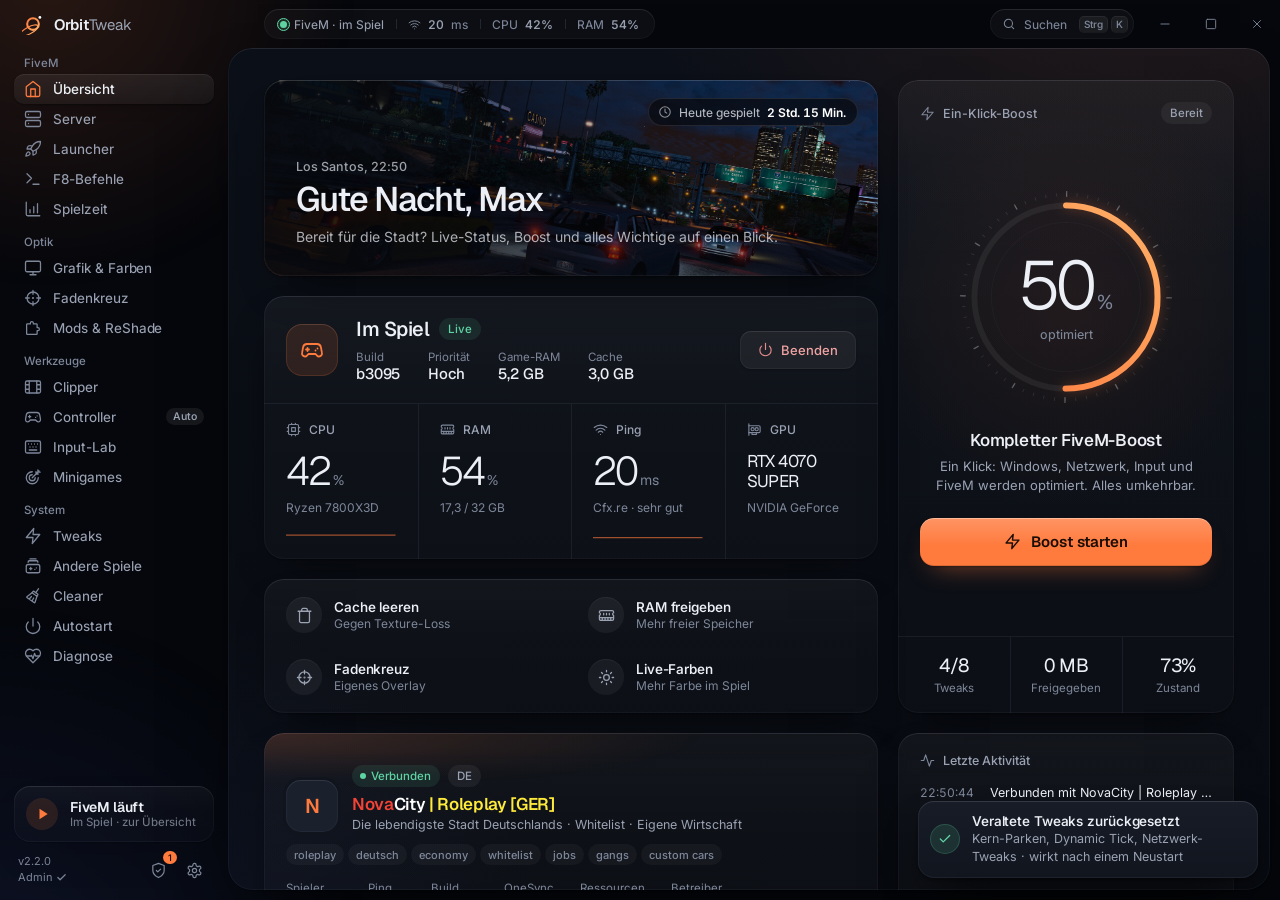
<file: Web/index.html>
<!doctype html>
<html lang="de" data-page="home">
<head>
<meta charset="utf-8">
<meta name="viewport" content="width=device-width,initial-scale=1">
<title>OrbitTweak</title>
<link rel="stylesheet" href="style.css">
<link rel="stylesheet" href="mods.css">
<link rel="stylesheet" href="discord.css">
<link rel="stylesheet" href="clip-ui.css">
<link rel="stylesheet" href="design.css">
<link rel="stylesheet" href="uhq.css">
<link rel="stylesheet" href="luxe-fivem.css">
<link rel="stylesheet" href="luxe-optik.css">
<link rel="stylesheet" href="luxe-tools.css">
<link rel="stylesheet" href="luxe-system.css">
<link rel="stylesheet" href="stats.css">
<link rel="stylesheet" href="autostart.css">
<link rel="stylesheet" href="og.css">
<link rel="stylesheet" href="serverwatch.css">
<link rel="stylesheet" href="perf.css">
<link rel="stylesheet" href="crashscan.css">
<link rel="stylesheet" href="hwcheck.css">
<link rel="stylesheet" href="netcheck.css">
<link rel="stylesheet" href="cfgbackup.css">
<link rel="stylesheet" href="tweakguard.css">
<link rel="stylesheet" href="palette.css">
<link rel="stylesheet" href="luxe-themes.css">
</head>
<body>
<svg width="0" height="0" style="position:absolute">
  <defs>
    <linearGradient id="rg" x1="0" y1="0" x2="1" y2="1"><stop offset="0" style="stop-color:var(--a)"/><stop offset="1" style="stop-color:var(--b)"/></linearGradient>
    <linearGradient id="sg" x1="0" y1="0" x2="0" y2="1"><stop offset="0" style="stop-color:var(--a);stop-opacity:.35"/><stop offset="1" style="stop-color:var(--a);stop-opacity:0"/></linearGradient>
    <symbol id="home" viewBox="0 0 24 24"><path d="m3 9 9-7 9 7v11a2 2 0 0 1-2 2H5a2 2 0 0 1-2-2z"/><path d="M9 22V12h6v10"/></symbol>
    <symbol id="bullseye" viewBox="0 0 24 24"><path d="M11 5a8 8 0 1 0 8 8"/><path d="M11 9a4 4 0 1 0 4 4"/><path d="M11 13 20 4M16 5v3h3M18.5 2.5v3h3"/></symbol>
    <symbol id="gamestack" viewBox="0 0 24 24"><rect x="3" y="10" width="18" height="11" rx="2.5"/><path d="M5.5 7V6.5A1.5 1.5 0 0 1 7 5h10a1.5 1.5 0 0 1 1.5 1.5V7M8 2.5h8M7.5 15.5h3M9 14v3M14.5 16.5h.01M16.5 14.5h.01"/></symbol>
    <symbol id="broom" viewBox="0 0 24 24"><g transform="translate(2 -2) rotate(35 12 12)"><path d="M12 2.5V9"/><path d="M9 9h6a1 1 0 0 1 1 1v2H8v-2a1 1 0 0 1 1-1z"/><path d="M8 12 5.4 20.3a.5.5 0 0 0 .5.7h12.2a.5.5 0 0 0 .5-.7L16 12M10.2 16.5 9.7 21M13.8 16.5l.5 4.5"/></g></symbol>
    <symbol id="volume" viewBox="0 0 24 24"><path d="M11 5 6 9H3a1 1 0 0 0-1 1v4a1 1 0 0 0 1 1h3l5 4z"/><path d="M15.5 8.5a5 5 0 0 1 0 7M18.5 5.5a9.2 9.2 0 0 1 0 13"/></symbol>
    <symbol id="music" viewBox="0 0 24 24"><path d="M9 18V5.5l11-2V16"/><circle cx="6" cy="18" r="3"/><circle cx="17" cy="16" r="3"/></symbol>
    <symbol id="key" viewBox="0 0 24 24"><circle cx="7.5" cy="15.5" r="5.5"/><path d="m11.4 11.6 9.1-9.1M15.5 7.5l2.3 2.3a1 1 0 0 0 1.4 0l2.1-2.1a1 1 0 0 0 0-1.4L19 4"/></symbol>
    <symbol id="gpucard" viewBox="0 0 24 24"><path d="M3 3v18"/><path d="M3 6h16a2 2 0 0 1 2 2v7a2 2 0 0 1-2 2H3"/><path d="M8 17v3h7v-3"/><circle cx="9" cy="11.5" r="2.5"/><circle cx="15.5" cy="11.5" r="2.5"/></symbol>
    <symbol id="lan" viewBox="0 0 24 24"><rect x="9" y="2.5" width="6" height="5.5" rx="1.2"/><rect x="2.5" y="16" width="6" height="5.5" rx="1.2"/><rect x="15.5" y="16" width="6" height="5.5" rx="1.2"/><path d="M12 8v4M5.5 16v-2a2 2 0 0 1 2-2h9a2 2 0 0 1 2 2v2"/></symbol>
    <symbol id="history" viewBox="0 0 24 24"><path d="M3 12a9 9 0 1 0 2.64-6.36L3 8.3"/><path d="M3 3.5v4.8h4.8"/><path d="M12 7v5l3.2 2"/></symbol>
    <symbol id="clipboard" viewBox="0 0 24 24"><rect x="8.5" y="2" width="7" height="4" rx="1"/><path d="M15.5 4H17a2 2 0 0 1 2 2v14a2 2 0 0 1-2 2H7a2 2 0 0 1-2-2V6a2 2 0 0 1 2-2h1.5"/></symbol>
    <symbol id="brush" viewBox="0 0 24 24"><path d="m11 10 3 3"/><path d="M6.5 21A3.5 3.5 0 1 0 3 17.5a2.62 2.62 0 0 1-.71 1.79A1 1 0 0 0 3 21z"/><path d="M9.97 17.03 21.38 5.62a2.12 2.12 0 0 0-3-3L6.97 14.03"/></symbol>
    <symbol id="zap" viewBox="0 0 24 24"><path d="M13 2 3 14h9l-1 8 10-12h-9l1-8z"/></symbol>
    <symbol id="server" viewBox="0 0 24 24"><rect x="2" y="2" width="20" height="8" rx="2"/><rect x="2" y="14" width="20" height="8" rx="2"/><path d="M6 6h.01M6 18h.01"/></symbol>
    <symbol id="rocket" viewBox="0 0 24 24"><path d="M4.5 16.5c-1.5 1.26-2 5-2 5s3.74-.5 5-2c.71-.84.7-2.13-.09-2.91a2.18 2.18 0 0 0-2.91-.09z"/><path d="m12 15-3-3a22 22 0 0 1 2-3.95A12.88 12.88 0 0 1 22 2c0 2.72-.78 7.5-6 11a22.35 22.35 0 0 1-4 2z"/><path d="M9 12H4s.55-3.03 2-4c1.62-1.08 5 0 5 0M12 15v5s3.03-.55 4-2c1.08-1.62 0-5 0-5"/></symbol>
    <symbol id="monitor" viewBox="0 0 24 24"><rect x="2" y="3" width="20" height="14" rx="2"/><path d="M8 21h8M12 17v4"/></symbol>
    <symbol id="sliders" viewBox="0 0 24 24"><path d="M4 21v-7M4 10V3M12 21v-9M12 8V3M20 21v-5M20 12V3M2 14h4M10 8h4M18 16h4"/></symbol>
    <symbol id="trash" viewBox="0 0 24 24"><path d="M3 6h18M19 6v14c0 1-1 2-2 2H7c-1 0-2-1-2-2V6M8 6V4c0-1 1-2 2-2h4c1 0 2 1 2 2v2"/></symbol>
    <symbol id="activity" viewBox="0 0 24 24"><path d="M22 12h-4l-3 9L9 3l-3 9H2"/></symbol>
    <symbol id="settings" viewBox="0 0 24 24"><circle cx="12" cy="12" r="3"/><path d="M12.22 2h-.44a2 2 0 0 0-2 2v.18a2 2 0 0 1-1 1.73l-.43.25a2 2 0 0 1-2 0l-.15-.08a2 2 0 0 0-2.73.73l-.22.38a2 2 0 0 0 .73 2.73l.15.1a2 2 0 0 1 1 1.72v.51a2 2 0 0 1-1 1.74l-.15.09a2 2 0 0 0-.73 2.73l.22.38a2 2 0 0 0 2.73.73l.15-.08a2 2 0 0 1 2 0l.43.25a2 2 0 0 1 1 1.73V20a2 2 0 0 0 2 2h.44a2 2 0 0 0 2-2v-.18a2 2 0 0 1 1-1.73l.43-.25a2 2 0 0 1 2 0l.15.08a2 2 0 0 0 2.73-.73l.22-.39a2 2 0 0 0-.73-2.73l-.15-.08a2 2 0 0 1-1-1.74v-.5a2 2 0 0 1 1-1.74l.15-.09a2 2 0 0 0 .73-2.73l-.22-.38a2 2 0 0 0-2.73-.73l-.15.08a2 2 0 0 1-2 0l-.43-.25a2 2 0 0 1-1-1.73V4a2 2 0 0 0-2-2z"/></symbol>
    <symbol id="cpu" viewBox="0 0 24 24"><rect x="4" y="4" width="16" height="16" rx="2"/><rect x="9" y="9" width="6" height="6"/><path d="M15 2v2M15 20v2M2 15h2M2 9h2M20 15h2M20 9h2M9 2v2M9 20v2"/></symbol>
    <symbol id="ram" viewBox="0 0 24 24"><path d="M6 19v-3M10 19v-3M14 19v-3M18 19v-3M8 11V9M16 11V9M12 11V9M2 15h20M2 7a2 2 0 0 1 2-2h16a2 2 0 0 1 2 2v1.1a2 2 0 0 0 0 3.84V17a2 2 0 0 1-2 2H4a2 2 0 0 1-2-2v-5.06a2 2 0 0 0 0-3.84z"/></symbol>
    <symbol id="wifi" viewBox="0 0 24 24"><path d="M2 8.8a15 15 0 0 1 20 0M5 12.9a10 10 0 0 1 14 0M8.5 16.4a5 5 0 0 1 7 0M12 20h.01"/></symbol>
    <symbol id="gamepad" viewBox="0 0 24 24"><path d="M7 6h10a4 4 0 0 1 3.94 3.3l1 5.6A3 3 0 0 1 19 18.5c-1 0-1.6-.5-2.2-1.2L15.6 16H8.4l-1.2 1.3c-.6.7-1.2 1.2-2.2 1.2a3 3 0 0 1-2.94-3.6l1-5.6A4 4 0 0 1 7 6z"/><path d="M6 11.5h3M7.5 10v3M15.5 12.5h.01M17.5 10.5h.01"/></symbol>
    <symbol id="play" viewBox="0 0 24 24"><path d="M6 3l14 9-14 9V3z"/></symbol>
    <symbol id="x" viewBox="0 0 24 24"><path d="M18 6 6 18M6 6l12 12"/></symbol>
    <symbol id="minus" viewBox="0 0 24 24"><path d="M5 12h14"/></symbol>
    <symbol id="square" viewBox="0 0 24 24"><rect x="4" y="4" width="16" height="16" rx="2"/></symbol>
    <symbol id="folder" viewBox="0 0 24 24"><path d="M22 19a2 2 0 0 1-2 2H4a2 2 0 0 1-2-2V5a2 2 0 0 1 2-2h5l2 3h9a2 2 0 0 1 2 2z"/></symbol>
    <symbol id="refresh" viewBox="0 0 24 24"><path d="M21 12a9 9 0 0 0-9-9 9.75 9.75 0 0 0-6.74 2.74L3 8"/><path d="M3 3v5h5M3 12a9 9 0 0 0 9 9 9.75 9.75 0 0 0 6.74-2.74L21 16"/><path d="M16 16h5v5"/></symbol>
    <symbol id="users" viewBox="0 0 24 24"><path d="M17 21v-2a4 4 0 0 0-4-4H5a4 4 0 0 0-4 4v2"/><circle cx="9" cy="7" r="4"/><path d="M23 21v-2a4 4 0 0 0-3-3.87M16 3.13a4 4 0 0 1 0 7.75"/></symbol>
    <symbol id="plus" viewBox="0 0 24 24"><path d="M12 5v14M5 12h14"/></symbol><symbol id="chev" viewBox="0 0 24 24"><path d="m9 6 6 6-6 6"/></symbol>
    <symbol id="shield" viewBox="0 0 24 24"><path d="M12 22s8-4 8-10V5l-8-3-8 3v7c0 6 8 10 8 10z"/><path d="m9 12 2 2 4-4"/></symbol>
    <symbol id="heart" viewBox="0 0 24 24"><path d="M19 14c1.49-1.46 3-3.21 3-5.5A5.5 5.5 0 0 0 16.5 3c-1.76 0-3 .5-4.5 2-1.5-1.5-2.74-2-4.5-2A5.5 5.5 0 0 0 2 8.5c0 2.3 1.5 4.05 3 5.5l7 7Z"/><path d="M3.22 12H9.5l.5-1 2 4.5 2-7 1.5 3.5h5.27"/></symbol>
    <symbol id="file" viewBox="0 0 24 24"><path d="M14 2H6a2 2 0 0 0-2 2v16a2 2 0 0 0 2 2h12a2 2 0 0 0 2-2V8z"/><path d="M14 2v6h6M16 13H8M16 17H8"/></symbol>
    <symbol id="check" viewBox="0 0 24 24"><path d="M20 6 9 17l-5-5"/></symbol>
    <symbol id="alert" viewBox="0 0 24 24"><path d="m21.73 18-8-14a2 2 0 0 0-3.48 0l-8 14A2 2 0 0 0 4 21h16a2 2 0 0 0 1.73-3M12 9v4M12 17h.01"/></symbol>
    <symbol id="info" viewBox="0 0 24 24"><circle cx="12" cy="12" r="10"/><path d="M12 16v-4M12 8h.01"/></symbol>
    <symbol id="link" viewBox="0 0 24 24"><path d="M10 13a5 5 0 0 0 7.54.54l3-3a5 5 0 0 0-7.07-7.07l-1.72 1.71"/><path d="M14 11a5 5 0 0 0-7.54-.54l-3 3a5 5 0 0 0 7.07 7.07l1.71-1.71"/></symbol>
    <symbol id="gauge" viewBox="0 0 24 24"><path d="m12 14 4-4M3.34 19a10 10 0 1 1 17.32 0"/></symbol>
    <symbol id="layers" viewBox="0 0 24 24"><path d="M12 2 2 7l10 5 10-5-10-5zM2 17l10 5 10-5M2 12l10 5 10-5"/></symbol>
    <symbol id="power" viewBox="0 0 24 24"><path d="M18.36 6.64a9 9 0 1 1-12.73 0M12 2v10"/></symbol>
    <symbol id="globe" viewBox="0 0 24 24"><circle cx="12" cy="12" r="10"/><path d="M2 12h20M12 2a15.3 15.3 0 0 1 4 10 15.3 15.3 0 0 1-4 10 15.3 15.3 0 0 1-4-10 15.3 15.3 0 0 1 4-10z"/></symbol>
    <symbol id="timer" viewBox="0 0 24 24"><path d="M10 2h4M12 14l3-3"/><circle cx="12" cy="14" r="8"/></symbol>
    <symbol id="ban" viewBox="0 0 24 24"><circle cx="12" cy="12" r="10"/><path d="m4.9 4.9 14.2 14.2"/></symbol>
    <symbol id="keyboard" viewBox="0 0 24 24"><rect x="2" y="4" width="20" height="16" rx="2"/><path d="M6 8h.01M10 8h.01M14 8h.01M18 8h.01M8 12h.01M12 12h.01M16 12h.01M7 16h10"/></symbol>
    <symbol id="videooff" viewBox="0 0 24 24"><path d="M10.66 6H14a2 2 0 0 1 2 2v2.5l5.25-3.06a.5.5 0 0 1 .75.43v8.2M16 16a2 2 0 0 1-2 2H4a2 2 0 0 1-2-2V8a2 2 0 0 1 2-2h2M2 2l20 20"/></symbol>
    <symbol id="max" viewBox="0 0 24 24"><path d="M8 3H5a2 2 0 0 0-2 2v3m18 0V5a2 2 0 0 0-2-2h-3m0 18h3a2 2 0 0 0 2-2v-3M3 16v3a2 2 0 0 0 2 2h3"/></symbol>
    <symbol id="target" viewBox="0 0 24 24"><circle cx="12" cy="12" r="10"/><path d="M22 12h-4M6 12H2M12 6V2M12 22v-4"/></symbol>
    <symbol id="mouse" viewBox="0 0 24 24"><rect x="5" y="2" width="14" height="20" rx="7"/><path d="M12 6v4"/></symbol>
    <symbol id="undo" viewBox="0 0 24 24"><path d="M3 7v6h6"/><path d="M21 17a9 9 0 0 0-9-9 9 9 0 0 0-6 2.3L3 13"/></symbol>
    <symbol id="download" viewBox="0 0 24 24"><path d="M21 15v4a2 2 0 0 1-2 2H5a2 2 0 0 1-2-2v-4M7 10l5 5 5-5M12 15V3"/></symbol>
    <symbol id="sparkle" viewBox="0 0 24 24"><path d="m12 3-1.9 5.8a2 2 0 0 1-1.3 1.3L3 12l5.8 1.9a2 2 0 0 1 1.3 1.3L12 21l1.9-5.8a2 2 0 0 1 1.3-1.3L21 12l-5.8-1.9a2 2 0 0 1-1.3-1.3Z"/></symbol>
    <symbol id="sun" viewBox="0 0 24 24"><circle cx="12" cy="12" r="4"/><path d="M12 2v2M12 20v2M4.93 4.93l1.41 1.41M17.66 17.66l1.41 1.41M2 12h2M20 12h2M6.34 17.66l-1.41 1.41M19.07 4.93l-1.41 1.41"/></symbol>
    <symbol id="crosshair" viewBox="0 0 24 24"><circle cx="12" cy="12" r="8"/><path d="M12 2v5M12 17v5M2 12h5M17 12h5"/><circle cx="12" cy="12" r=".6"/></symbol>
    <symbol id="eye" viewBox="0 0 24 24"><path d="M2 12s3.5-7 10-7 10 7 10 7-3.5 7-10 7-10-7-10-7z"/><circle cx="12" cy="12" r="3"/></symbol>
    <symbol id="terminal" viewBox="0 0 24 24"><path d="m4 17 6-6-6-6M12 19h8"/></symbol>
    <symbol id="copy" viewBox="0 0 24 24"><rect x="9" y="9" width="13" height="13" rx="2"/><path d="M5 15H4a2 2 0 0 1-2-2V4a2 2 0 0 1 2-2h9a2 2 0 0 1 2 2v1"/></symbol>
    <symbol id="map" viewBox="0 0 24 24"><path d="M9 4 3 6v14l6-2 6 2 6-2V4l-6 2-6-2z"/><path d="M9 4v14M15 6v14"/></symbol>
    <symbol id="film" viewBox="0 0 24 24"><rect x="2" y="4" width="20" height="16" rx="2"/><path d="M7 4v16M17 4v16M2 9h5M2 15h5M17 9h5M17 15h5"/></symbol>
    <symbol id="puzzle" viewBox="0 0 24 24"><path d="M3.5 7.5a1 1 0 0 1 1-1h4v-1a2 2 0 1 1 4 0v1h4a1 1 0 0 1 1 1v4h1a2 2 0 1 1 0 4h-1v4a1 1 0 0 1-1 1h-12a1 1 0 0 1-1-1z"/></symbol>
    <symbol id="rec" viewBox="0 0 24 24"><circle cx="12" cy="12" r="9"/><circle cx="12" cy="12" r="4" fill="currentColor"/></symbol>
    <symbol id="search" viewBox="0 0 24 24"><circle cx="11" cy="11" r="7"/><path d="m20 20-3.6-3.6"/></symbol>
    <symbol id="trophy" viewBox="0 0 24 24"><path d="M6 9H4.5a2.5 2.5 0 0 1 0-5H6M18 9h1.5a2.5 2.5 0 0 0 0-5H18M4 22h16M10 14.66V17c0 .55-.47.98-.97 1.21C7.85 18.75 7 20.24 7 22M14 14.66V17c0 .55.47.98.97 1.21C16.15 18.75 17 20.24 17 22"/><path d="M18 2H6v7a6 6 0 0 0 12 0V2z"/></symbol>
    <symbol id="aim" viewBox="0 0 24 24"><circle cx="12" cy="12" r="9"/><circle cx="12" cy="12" r="5"/><circle cx="12" cy="12" r="1.2" fill="currentColor"/></symbol>
    <symbol id="chart" viewBox="0 0 24 24"><path d="M3 3v16a2 2 0 0 0 2 2h16"/><path d="M8 17v-4M13 17V9M18 17V5"/></symbol>
    <symbol id="clock" viewBox="0 0 24 24"><circle cx="12" cy="12" r="9"/><path d="M12 7v5l3 2"/></symbol>
    <symbol id="flame" viewBox="0 0 24 24"><path d="M12 22c4 0 7-2.7 7-7 0-3.3-2-6-4.5-8.5.2 2.3-.8 4-2.5 4.5C12.5 8 11 5 8 2c.3 3.5-3 6.5-3 11 0 5 3 9 7 9z"/></symbol>
    <symbol id="command" viewBox="0 0 24 24"><path d="M15 6v12a3 3 0 1 0 3-3H6a3 3 0 1 0 3 3V6a3 3 0 1 0-3 3h12a3 3 0 1 0-3-3"/></symbol>
    <symbol id="padlock" viewBox="0 0 24 24"><rect x="4" y="10.5" width="16" height="11" rx="2.5"/><path d="M7.5 10.5V7a4.5 4.5 0 0 1 9 0v3.5"/></symbol>
    <symbol id="bag" viewBox="0 0 24 24"><path d="M5.5 8h13l-1 12.5h-11z"/><path d="M9 10.5V6.5a3 3 0 0 1 6 0v4"/></symbol>
    <symbol id="og-book" viewBox="0 0 24 24"><path d="M2 4h6a4 4 0 0 1 4 4v13a3 3 0 0 0-3-3H2z"/><path d="M22 4h-6a4 4 0 0 0-4 4v13a3 3 0 0 1 3-3h7z"/></symbol>
    <symbol id="og-g-fortnite" viewBox="0 0 24 24"><path d="M7 4.2Q19.2 5.2 20.2 17.4 14.8 9.6 7 4.2z" fill="currentColor"/><path d="M14.2 10.2 3.8 20.6"/></symbol>
    <symbol id="og-g-cs2" viewBox="0 0 24 24"><circle cx="12" cy="12" r="8.5"/><path d="M12 3.5v5.5M12 15v5.5M3.5 12H9M15 12h5.5"/><circle cx="12" cy="12" r=".9" fill="currentColor"/></symbol>
    <symbol id="og-g-r6" viewBox="0 0 24 24"><path d="M5.5 3.5h13a1 1 0 0 1 1 1v8c0 4.2-3.2 7.3-7.5 8.8-4.3-1.5-7.5-4.6-7.5-8.8v-8a1 1 0 0 1 1-1z"/><rect x="8.5" y="7.2" width="7" height="2.6" rx="1.3"/></symbol>
    <symbol id="og-g-any" viewBox="0 0 24 24"><path d="M7.6 6.5h8.8a4.5 4.5 0 0 1 4.4 3.6l.9 4.9a2.6 2.6 0 0 1-4.5 2.2L15.2 15H8.8l-2 2.2a2.6 2.6 0 0 1-4.5-2.2l.9-4.9a4.5 4.5 0 0 1 4.4-3.6z"/><path d="M7.6 9.5v3.2M6 11.1h3.2"/><circle cx="15.7" cy="10.3" r=".5" fill="currentColor"/><circle cx="17.5" cy="12.1" r=".5" fill="currentColor"/></symbol>
    <symbol id="og-render" viewBox="0 0 24 24"><path d="M12 2.8 20 7.3v9.4l-8 4.5-8-4.5V7.3z"/><path d="M4 7.3l8 4.5 8-4.5M12 11.8v9.4"/></symbol>
    <symbol id="og-vsync" viewBox="0 0 24 24"><rect x="2" y="3.5" width="20" height="14" rx="2"/><path d="M8 21h8M12 17.5V21"/><path d="M16.2 9.2A4.4 4.4 0 0 0 8 8.6M7.8 11.8a4.4 4.4 0 0 0 8.2.6M16.4 6.4v2.8h-2.8M7.6 14.6v-2.8h2.8"/></symbol>
    <symbol id="og-shadow" viewBox="0 0 24 24"><circle cx="10" cy="9.5" r="6.5"/><ellipse cx="14" cy="19.8" rx="8" ry="2.1" fill="currentColor" fill-opacity=".5" stroke="none"/></symbol>
    <symbol id="og-overlay" viewBox="0 0 24 24"><rect x="2" y="4" width="20" height="16" rx="3"/><rect x="5.5" y="7.5" width="7.5" height="5" rx="1.3" fill="currentColor" fill-opacity=".35"/></symbol>
    <symbol id="og-contrast" viewBox="0 0 24 24"><circle cx="12" cy="12" r="9"/><path d="M12 3a9 9 0 0 1 0 18z" fill="currentColor" fill-opacity=".7"/></symbol>
    <symbol id="og-buffer" viewBox="0 0 24 24"><path d="M2.5 5.5h19M2.5 18.5h19"/><rect x="3.5" y="9.5" width="5" height="5" rx="1" fill="currentColor"/><rect x="9.5" y="9.5" width="5" height="5" rx="1" fill="currentColor" fill-opacity=".5"/><rect x="15.5" y="9.5" width="5" height="5" rx="1"/></symbol>
    <symbol id="usb" viewBox="0 0 24 24"><path d="M8.5 8V3.5A1.5 1.5 0 0 1 10 2h4a1.5 1.5 0 0 1 1.5 1.5V8M11 5h2"/><rect x="5" y="8" width="14" height="8.5" rx="2.5"/><path d="M10 16.5V18a2 2 0 0 0 4 0v-1.5M12 20v2"/></symbol>
    <symbol id="sw-bell" viewBox="0 0 24 24"><path d="M6 8.5a6 6 0 0 1 12 0c0 6.2 2.6 8.4 2.6 8.4H3.4S6 14.7 6 8.5z"/><path d="M10.2 20.5a2 2 0 0 0 3.6 0"/></symbol>
    <symbol id="sw-desk" viewBox="0 0 24 24"><rect x="2" y="3" width="20" height="14" rx="2"/><path d="M8 21h8M12 17v4"/><path d="M9.5 12.5 14 8M10.5 8H14v3.5"/></symbol>
    <symbol id="pw-neck" viewBox="0 0 24 24"><path d="M3 3.5h18"/><path d="M5 3.5c0 5.2 5 6.3 5 9.5v7.5h4V13c0-3.2 5-4.3 5-9.5"/></symbol>
    <symbol id="pw-vram" viewBox="0 0 24 24"><rect x="2.5" y="5" width="19" height="12" rx="2.5"/><path d="M7 17v3M12 17v3M17 17v3"/><rect x="6" y="8.5" width="5" height="5" rx="1"/><rect x="13" y="8.5" width="5" height="5" rx="1"/></symbol>
    <symbol id="crs-unknown" viewBox="0 0 24 24"><circle cx="12" cy="12" r="9.5"/><path d="M9.3 9.2a2.8 2.8 0 0 1 5.4 1c0 1.9-2.7 2.4-2.7 4.1M12 17.6h.01"/></symbol>
    <symbol id="crs-crack" viewBox="0 0 24 24"><rect x="2.5" y="3.5" width="19" height="13.5" rx="2.5"/><path d="M8 21h8M12 17v4M11.2 3.5 9.4 8l3.4 1.9-2.3 4.2 1.4 2.9"/></symbol>
    <symbol id="crs-repeat" viewBox="0 0 24 24"><path d="M17 2.5 20.5 6 17 9.5"/><path d="M3.5 11.5V10a4 4 0 0 1 4-4h13M7 21.5 3.5 18 7 14.5"/><path d="M20.5 12.5V14a4 4 0 0 1-4 4h-13"/></symbol>
    <symbol id="hw-hz" viewBox="0 0 24 24"><rect x="2" y="3" width="20" height="14" rx="2"/><path d="M8 21h8M12 17v4M6.5 7.5h5M9 10h8.5M6.5 12.5h6"/></symbol>
    <symbol id="hw-chan" viewBox="0 0 24 24"><rect x="2.5" y="4" width="19" height="5.5" rx="1.3"/><rect x="2.5" y="13.5" width="19" height="5.5" rx="1.3"/><path d="M6.5 9.5v2M10.5 9.5v2M14.5 9.5v2M18.5 9.5v2M6.5 19v2M10.5 19v2M14.5 19v2M18.5 19v2"/></symbol>
    <symbol id="nc-pulse" viewBox="0 0 24 24"><path d="M2 13h3.2l2.1-5.5 3.4 11 2.6-8.2 1.6 2.7h1.9"/><circle cx="19.6" cy="13" r="2.6"/></symbol>
    <symbol id="bk-archive" viewBox="0 0 24 24"><rect x="2.5" y="3.5" width="19" height="5" rx="1.5"/><path d="M4.5 8.5v10a2 2 0 0 0 2 2h11a2 2 0 0 0 2-2v-10"/><path d="M10 12.5h4"/></symbol>
    <symbol id="twg-alert" viewBox="0 0 24 24"><path d="M12 22s8-4 8-10V5l-8-3-8 3v7c0 6 8 10 8 10z"/><path d="M12 7.5v5"/><path d="M12 16.25h.01"/></symbol>
  </defs>
</svg>

<div class="amb"><i></i><i></i></div>
<div class="app">
  <header class="titlebar" data-drag>
    <div class="brand" data-drag>
      <svg class="logo" viewBox="0 0 64 64" data-drag>
        <circle cx="32" cy="32" r="17" fill="none" stroke="url(#rg)" stroke-width="6"/>
        <ellipse cx="32" cy="32" rx="29" ry="10" fill="none" stroke="url(#rg)" stroke-width="3.2" transform="rotate(-28 32 32)"/>
        <circle cx="52" cy="13" r="4" fill="#fff"/>
      </svg>
      <div data-drag><div class="wm" data-drag>Orbit<span>Tweak</span></div><div class="ed" data-drag>FiveM Edition</div></div>
    </div>
    <div class="tb-mid" data-drag>
      <div class="pill"><i class="dot" id="tbDot"></i><span id="tbFm">FiveM offline</span></div>
      <div class="pill"><svg class="i" style="width:13px;height:13px"><use href="#wifi"/></svg><b id="tbPing">--</b>ms</div>
      <div class="pill mv" id="tbCpuP">CPU <b id="tbCpu">0%</b></div>
      <div class="pill mv" id="tbRamP">RAM <b id="tbRam">0%</b></div>
    </div>
    <button class="tb-search" id="tbSearch" type="button" onclick="palOpen()" title="Schnellsuche (Strg+K)" aria-label="Schnellsuche öffnen" aria-keyshortcuts="Control+K"><svg class="i"><use href="#search"/></svg><span>Suchen</span><span class="tbs-k"><kbd>Strg</kbd><kbd>K</kbd></span></button>
    <button class="upd" id="updPill" onclick="go('settings')"><svg class="i"><use href="#download"/></svg><span id="updPillTxt">Update</span></button>
    <div class="wc">
      <button onclick="api('win.min')"><svg class="i"><use href="#minus"/></svg></button>
      <button onclick="api('win.max')"><svg class="i"><use href="#square"/></svg></button>
      <button class="x" onclick="api('win.close')"><svg class="i"><use href="#x"/></svg></button>
    </div>
  </header>

  <nav class="side" id="side">
    <div class="side-nav">
    <div class="nav-ind" id="navInd"></div>
    <div class="nav-h">FiveM</div>
    <button class="nav active" data-p="home"><svg class="i"><use href="#home"/></svg>Übersicht</button>
    <button class="nav" data-p="servers"><svg class="i"><use href="#server"/></svg>Server</button>
    <button class="nav" data-p="launcher"><svg class="i"><use href="#rocket"/></svg>Launcher</button>
    <button class="nav" data-p="f8"><svg class="i"><use href="#terminal"/></svg>F8-Befehle</button>
    <button class="nav" data-p="stats"><svg class="i"><use href="#chart"/></svg>Spielzeit</button>
    <div class="nav-h">Optik</div>
    <button class="nav" data-p="gfx"><svg class="i"><use href="#monitor"/></svg>Grafik &amp; Farben<span class="badge hidden" id="navDp">An</span></button>
    <button class="nav" data-p="xhair"><svg class="i"><use href="#crosshair"/></svg>Fadenkreuz<span class="badge hidden" id="navXh">An</span></button>
    <button class="nav" data-p="mods"><svg class="i"><use href="#puzzle"/></svg>Mods &amp; ReShade<span class="badge hidden" id="navMm">An</span></button>
    <div class="nav-h">Werkzeuge</div>
    <button class="nav" data-p="clip"><svg class="i"><use href="#film"/></svg>Clipper</button>
    <button class="nav" data-p="pad"><svg class="i"><use href="#gamepad"/></svg>Controller<span class="badge hidden" id="navPad">An</span></button>
    <button class="nav" data-p="input"><svg class="i"><use href="#keyboard"/></svg>Input-Lab</button>
    <button class="nav" data-p="games"><svg class="i"><use href="#bullseye"/></svg>Minigames</button>
    <div class="nav-h">System</div>
    <button class="nav" data-p="tweaks"><svg class="i"><use href="#zap"/></svg>Tweaks</button>
    <button class="nav" data-p="og"><svg class="i"><use href="#gamestack"/></svg>Andere Spiele</button>
    <button class="nav" data-p="cleaner"><svg class="i"><use href="#broom"/></svg>Cleaner</button>
    <button class="nav" data-p="autostart"><svg class="i"><use href="#power"/></svg>Autostart</button>
    <button class="nav" data-p="diag"><svg class="i"><use href="#heart"/></svg>Diagnose</button>
            </div>
    <div class="side-cta">
      <button class="launch" id="sideLaunch" onclick="sideLaunch()">
        <span class="pi"><svg class="i"><use href="#play"/></svg></span>
        <span><b id="launchTxt">FiveM starten</b><small id="launchSub">mit Pre-Launch-Boost</small></span>
      </button>
      <div class="side-foot"><div class="sf-info"><span id="verTxt">v2.1.0</span><span id="adminTxt">ADMIN</span></div><span class="sp"></span><button class="nav mini hidden" data-p="admin" id="navAdmin" title="Admin"><svg class="i"><use href="#shield"/></svg><span class="badge hidden" id="navPend">0</span></button><button class="nav mini" data-p="settings" title="Einstellungen"><svg class="i"><use href="#settings"/></svg><span class="badge hidden" id="navUpd">NEU</span></button></div>
    </div>
  </nav>

  <main id="main">
    <!-- ================= HOME ================= -->
    <section class="page show" id="p-home">
      <div class="home">
        <div class="banner" id="banner">
          <div class="bn-scene" id="bnScene"></div>
          <div class="bn-shade"></div>
          <div class="bn-txt">
            <div class="kicker" id="bnTime">Los Santos, 20:14</div>
            <h1><span id="greet">Guten Abend</span>, <span class="grad" id="uname">Player</span></h1>
            <p class="pd">Bereit für die Stadt? Live-Status, Boost und alles Wichtige auf einen Blick.</p>
          </div>
          <div class="bn-r"><span class="bn-chip hidden" id="lastBoost">Letzter Boost: noch keiner</span></div>
          <button class="bn-edit" onclick="go('settings');setTab('design')" title="Hintergrund ändern"><svg class="i"><use href="#monitor"/></svg>Bild ändern</button>
        </div>
        <div class="card gb hero">
          <div class="hk"><span class="lbl"><svg class="i"><use href="#zap"/></svg>Ein-Klick-Boost</span><span class="chip" id="scoreChip">Bereit</span></div>
          <div class="hero-c">
            <div class="gauge" id="boostGauge">
              <div class="glow"></div>
              <svg viewBox="0 0 250 250">
                <circle class="tick" cx="125" cy="125" r="121" stroke-dasharray="1 11.671"/>
                <circle class="tick big" cx="125" cy="125" r="121.5" stroke-dasharray="1.6 62.016"/>
                <circle class="trk" cx="125" cy="125" r="108"/>
                <circle class="inner" cx="125" cy="125" r="88"/>
                <circle class="val" id="scoreRing" cx="125" cy="125" r="108" stroke-dasharray="678.6" stroke-dashoffset="678.6"/>
                <g class="orbit" style="transform-origin:125px 125px"><circle class="comet" cx="125" cy="125" r="108" stroke-dasharray="46 632.6"/></g>
              </svg>
              <div class="mid"><b id="ringNum">0<small>%</small></b><span id="boostSub">optimiert</span></div>
            </div>
            <h3 id="heroTitle">Kompletter FiveM-Boost</h3>
            <p id="heroText">Ein Klick: Windows, Netzwerk, Input und FiveM werden optimiert. Alles umkehrbar.</p>
            <button class="boostbtn" id="boostBtn" onclick="boost()"><svg class="i" id="boostIco"><use href="#zap"/></svg><span id="boostTxt">Boost starten</span></button>
          </div>
          <div class="hstats">
            <div><b id="hsTweaks">0/0</b><span>Tweaks</span></div>
            <div><b id="hsFreed">0 MB</b><span>Freigegeben</span></div>
            <div><b id="hsHealth">--</b><span>Zustand</span></div>
          </div>
        </div>

        <!-- FiveM status and the live numbers share one surface -->
        <div class="card live">
          <div class="fm" id="fmCard">
            <div class="fm-ico off" id="fmIco"><svg class="i"><use href="#gamepad"/></svg></div>
            <div style="min-width:0">
              <div class="row"><h2 id="fmState">FiveM offline</h2><span class="chip" id="fmChip">Standby</span></div>
              <div class="fm-stats">
                <div><span>Build</span><b id="fmBuild">—</b></div>
                <div><span>Priorität</span><b id="fmPrio">—</b></div>
                <div><span>Game-RAM</span><b id="fmRam">—</b></div>
                <div><span>Cache</span><b id="fmCache">—</b></div>
              </div>
            </div>
            <div class="fm-act">
              <button class="btn p" id="fmStart" onclick="launch('')"><svg class="i"><use href="#play"/></svg>Starten</button>
              <button class="btn d hidden" id="fmStop" onclick="killFiveM()"><svg class="i"><use href="#power"/></svg>Beenden</button>
            </div>
          </div>
          <div class="tele">
            <div class="metric">
              <div class="lbl"><svg class="i"><use href="#cpu"/></svg>CPU</div>
              <div class="big" id="mCpu">0<small>%</small></div>
              <div class="msub" id="mCpuName">—</div>
              <svg class="spark" viewBox="0 0 200 60" preserveAspectRatio="none"><path id="sparkF" fill="url(#sg)"/><path id="sparkL" fill="none" stroke="var(--a)" stroke-width="2"/></svg>
            </div>
            <div class="metric">
              <div class="lbl"><svg class="i"><use href="#ram"/></svg>RAM</div>
              <div class="big" id="mRam">0<small>%</small></div>
              <div class="msub" id="mRamTxt">—</div>
              <svg class="spark" viewBox="0 0 200 60" preserveAspectRatio="none"><path id="sparkRF" fill="url(#sg)"/><path id="sparkRL" fill="none" stroke="var(--a)" stroke-width="2"/></svg>
            </div>
            <div class="metric">
              <div class="lbl"><svg class="i"><use href="#wifi"/></svg>Ping</div>
              <div class="big" id="mPing">--<small>ms</small></div>
              <div class="msub" id="mPingTxt">zu Cfx.re</div>
              <svg class="spark" viewBox="0 0 200 60" preserveAspectRatio="none"><path id="sparkPF" fill="url(#sg)"/><path id="sparkPL" fill="none" stroke="var(--a)" stroke-width="2"/></svg>
            </div>
            <div class="metric">
              <div class="lbl"><svg class="i"><use href="#gpucard"/></svg>GPU</div>
              <div class="gpu" id="mGpu">—</div>
              <div class="msub" id="mOs">—</div>
            </div>
          </div>
        </div>
        <!-- quick actions: one quiet row of buttons -->
        <div class="card quick">
          <button class="qt" onclick="clearFmCache()"><span class="qi"><svg class="i"><use href="#trash"/></svg></span><span class="qx"><b>Cache leeren</b><span>Gegen Texture-Loss</span></span></button>
          <button class="qt" onclick="cleanRam()"><span class="qi"><svg class="i"><use href="#ram"/></svg></span><span class="qx"><b>RAM freigeben</b><span>Mehr freier Speicher</span></span></button>
          <button class="qt" onclick="go('xhair')"><span class="qi"><svg class="i"><use href="#crosshair"/></svg></span><span class="qx"><b>Fadenkreuz</b><span>Eigenes Overlay</span></span></button>
          <button class="qt" onclick="go('display')"><span class="qi"><svg class="i"><use href="#sun"/></svg></span><span class="qx"><b>Live-Farben</b><span>Mehr Farbe im Spiel</span></span></button>
        </div>
        <div class="card cur-srv hidden" id="curSrv"></div>
        <div class="card actv">
          <div class="lbl"><svg class="i"><use href="#activity"/></svg>Letzte Aktivität</div>
          <div class="feed" id="feed"></div>
        </div>
      </div>
    </section>

    <!-- ================= SPIELZEIT (stats.js renders it) ================= -->
    <section class="page" id="p-stats"></section>

    <!-- ================= AUTOSTART (autostart.js renders it) ================= -->
    <section class="page" id="p-autostart"></section>

    <!-- ================= ANDERE SPIELE (og.js renders it) ================= -->
    <section class="page" id="p-og"></section>

    <!-- ================= SERVERS ================= -->
    <section class="page" id="p-servers">
      <div class="ph">
        <div><div class="kicker">Server Hub</div><h1>Deine <span class="grad">Server</span></h1><p class="pd">Speichere deine Server und verbinde dich mit einem Klick. Mit Spielerzahl und Ping.</p></div>
        <div class="ph-r"><button class="btn" id="nc-srvgo" type="button" onclick="ncOpen()" title="Netz-Check: zeigt in einer Minute, ob ein Lag im WLAN, bei deinem Anbieter oder beim Server anfängt"><svg class="i"><use href="#nc-pulse"/></svg>Verbindung testen</button><button class="btn" onclick="loadServers(true)"><svg class="i"><use href="#refresh"/></svg>Aktualisieren</button></div>
      </div>
      <div class="srv-wrap">
        <div class="srv-main">
          <div class="card cur-srv cs-hero hidden" id="curSrv2"></div>
          <div class="card sw-alarm hidden" id="swAlarm"></div>
          <div class="card fav-card">
            <div class="fav-h"><h2>Favoriten</h2><span class="fav-n" id="srvCount"></span></div>
            <div class="fav-add">
              <svg class="i"><use href="#link"/></svg>
              <input class="in" id="srvIn" placeholder="cfx.re/join/abc123, Join-Code oder IP:Port" onkeydown="if(event.key==='Enter')addServer()">
              <button class="btn" onclick="addServer()"><svg class="i"><use href="#plus"/></svg>Hinzufügen</button>
            </div>
            <div class="srv-list" id="srvList"></div>
          </div>
        </div>
        <div class="col srv-rail">
          <div class="card dc-card">
            <h2 class="rail-t">Direkt verbinden</h2>
            <p class="rail-s">Startet FiveM mit Pre-Launch-Boost und verbindet sofort.</p>
            <div class="well-in"><svg class="i"><use href="#link"/></svg><input class="in" id="dcIn" placeholder="IP:Port oder cfx.re/join/…" onkeydown="if(event.key==='Enter')directConnect()"></div>
            <button class="btn p dc-go" onclick="directConnect()"><svg class="i"><use href="#play"/></svg>Verbinden</button>
          </div>
          <div class="card sw-friends" id="swFriends"></div>
          <div class="card cfx-card">
            <div class="cfx-h"><h2 class="rail-t">Cfx.re-Dienste</h2><span class="sp"></span><button class="ib" title="Neu prüfen" onclick="loadCfx()"><svg class="i"><use href="#refresh"/></svg></button></div>
            <div class="cfx-sum" id="cfxSum"></div>
            <div id="cfxList"></div>
          </div>
        </div>
      </div>
    </section>

    <!-- ================= LAUNCHER ================= -->
    <section class="page" id="p-launcher">
      <div class="ph">
        <div><div class="kicker">Launcher</div><h1>FiveM <span class="grad">starten</span></h1><p class="pd">Boost auswählen, optional direkt auf einen Server verbinden und los.</p></div>
        <div class="ph-r"><button class="btn" onclick="api('fivem.folder')"><svg class="i"><use href="#folder"/></svg>FiveM-Ordner</button><button class="btn" onclick="pickFiveM()"><svg class="i"><use href="#file"/></svg>Pfad wählen</button></div>
      </div>
      <div class="card lhero">
        <div class="lh-l">
          <div class="lh-h"><div class="lbl"><svg class="i"><use href="#rocket"/></svg>Startklar</div><span class="chip" id="lhChip"></span></div>
          <div class="lh-sum" id="lSum"></div>
          <div class="lh-con"><svg class="i"><use href="#link"/></svg><input class="in" id="lConnect" placeholder="Direkt verbinden (optional): IP:Port oder cfx.re/join/…" oninput="renderCmd()"></div>
        </div>
        <button class="launch lh-go" id="lhGo" onclick="lhLaunch()"><span class="pi"><svg class="i"><use href="#play"/></svg></span><span class="lh-t"><span id="lhTxt">FiveM starten</span><small id="lhSub">Boost anwenden und Spiel starten</small></span></button>
      </div>
      <div class="lgrid2">
        <div class="card" id="preCard">
          <div class="row l-h"><div class="lbl"><svg class="i"><use href="#zap"/></svg>Boost vor dem Start</div><span class="sp"></span><span class="chip" id="preCount">0 aktiv</span></div>
          <div class="prelist" id="preList"></div>
        </div>
        <div class="card lopts">
          <div class="row l-h"><div class="lbl"><svg class="i"><use href="#settings"/></svg>Spiel-Optionen</div></div>
          <div class="lopt" id="loBuild"><div><b>Spiel-Build</b><p>Nur ändern, wenn ein Server einen bestimmten Build verlangt</p></div><select class="in lsel" id="optBuild"></select></div>
          <div class="lopt" id="loPure"><div><b>Pure Mode</b><p>Startet FiveM ohne Mods, für Server mit Pure-Pflicht</p></div><div class="seg" id="optPure"></div></div>
          <div class="lopt" id="loChan"><div><b>Update-Kanal</b><p>Release ist am stabilsten</p></div><div class="seg" id="optChan"></div></div>
          <details class="lcmd"><summary><svg class="i"><use href="#terminal"/></svg>Startbefehl anzeigen<svg class="i lc-ch"><use href="#chev"/></svg></summary><div class="cmd" id="cmdLine"></div></details>
        </div>
      </div>
    </section>

    <!-- ================= GRAPHICS ================= -->
    <section class="page" id="p-gfx">
      <div class="ph">
        <div><div class="kicker">Grafik &amp; Farben</div><h1>GTA V <span class="grad">Grafik</span>-Presets</h1><p class="pd">Anzeigemodus live umschalten, Grafik-Presets für den nächsten Spielstart.</p></div>
        <div class="ph-r"><span class="chip" id="gfxState">Grafikdatei</span></div>
      </div>
      <div class="tabs vtabs"><button class="tab on" onclick="go('gfx')"><svg class="i"><use href="#monitor"/></svg>Spiel-Grafik<span class="vt-s">Fenster & Presets</span></button><button class="tab" onclick="go('display')"><svg class="i"><use href="#sun"/></svg>Live-Farben<span class="vt-s">Farbe, Helligkeit, Gamma</span></button></div>
      <div class="card gb glive">
        <div class="gl-head">
          <span class="gl-ic"><svg class="i"><use href="#max"/></svg></span>
          <div class="gl-t"><b>Fenstermodus</b><p id="gwHint">Sofort und ohne Neustart. Läuft FiveM im Vollbild, drück im Spiel erst Alt+Enter.</p></div>
          <div class="gl-acts">
            <button class="btn" onclick="gwSet('windowed')"><svg class="i"><use href="#square"/></svg>Fenster</button>
            <button class="btn" onclick="gwSet('borderless')"><svg class="i"><use href="#max"/></svg>Randloses Vollbild</button>
          </div>
        </div>
        <div class="gl-stats">
          <div class="gl-st" id="gwSt"><span class="gl-k">Modus</span><b class="gl-v"><i class="gl-dot"></i><span id="gwState">Nicht gestartet</span></b><span class="gl-s" id="gwStateS">FiveM läuft gerade nicht</span></div>
          <div class="gl-st"><span class="gl-k">Auflösung</span><b class="gl-v" id="gwRes">—</b><span class="gl-s">Fenster von FiveM</span></div>
          <div class="gl-st gl-auto"><span class="gl-k">Beim Start</span><div class="gl-ar"><b>Automatisch randlos</b><div class="tg" id="gwAuto"></div></div><span class="gl-s">Sobald FiveM im Fenster startet</span></div>
        </div>
        <div class="gl-quick">
          <button onclick="go('xhair')"><span class="qi"><svg class="i"><use href="#crosshair"/></svg></span><span><b>Fadenkreuz</b><span>Eigenes Overlay</span></span></button>
          <button onclick="f8Quick('cl_drawfps',true)"><span class="qi"><svg class="i"><use href="#activity"/></svg></span><span><b>FPS-Anzeige an</b><span>Live in FiveM</span></span></button>
          <button onclick="go('f8')"><span class="qi"><svg class="i"><use href="#terminal"/></svg></span><span><b>F8-Befehle</b><span>Kamera, Texturen, Audio</span></span></button>
        </div>
      </div>
      <div class="gsec"><b>Für den nächsten Spielstart</b><span id="gfxWhere">Wird mit Backup gespeichert</span></div>
      <div class="presets" id="presets"></div>
      <div class="card gtune">
        <div class="row gt-head"><div class="gt-t"><b>Feintuning</b><p>Jede Einstellung einzeln, ein Preset oben setzt alle auf einmal.</p></div><span class="sp"></span><span class="chip a hidden" id="gfxDirty">Ungespeichert</span></div>
        <div class="gctl" id="gctl"></div>
      </div>
      <div class="gsec" id="gfxDrv"><b>FiveM und Grafiktreiber</b><span>Ohne Speichern, gilt ab dem nächsten FiveM-Start</span></div>
      <div class="card gdrv" id="fpsCard">
        <div class="gl-head">
          <span class="gl-ic"><svg class="i"><use href="#gauge"/></svg></span>
          <div class="gl-t"><b>FPS-Limit für FiveM</b><p>Nur mit NVIDIA-Grafikkarte: FiveM hat keinen eigenen Begrenzer, deshalb deckelt der Treiber die Bildrate im Treiberprofil von FiveM. Das bringt meist gleichmäßigere Frametimes, weniger Hitze und weniger Lüfterlärm. Ein zu niedriges Limit kostet FPS. Steckt FiveM schon in einem Profil mit anderen Spielen, gilt das Limit für das ganze Profil.</p></div>
          <span class="chip" id="fpsChip">…</span>
        </div>
        <div class="gd-body" id="fpsBody"></div>
      </div>
      <div class="card gdrv" id="texCard">
        <div class="gl-head">
          <span class="gl-ic"><svg class="i"><use href="#layers"/></svg></span>
          <div class="gl-t"><b>Texturbudget</b><p>Hilft gegen fehlende oder matschige Texturen auf Servern mit vielen Add-on-Autos und MLOs. Zu hoch gestellt ruckelt das Spiel, sobald der Grafikspeicher voll ist. Derselbe Wert wie FiveMs Regler „Extended Texture Budget“.</p></div>
          <span class="chip" id="texChip">…</span>
        </div>
        <div class="gd-body" id="texBody"></div>
      </div>
      <div class="savebar">
        <span class="sb-path"><svg class="i"><use href="#file"/></svg><span id="gfxPath">—</span></span><span class="sp"></span>
        <button class="btn" onclick="gfxRestore()"><svg class="i"><use href="#undo"/></svg>Backup wiederherstellen</button>
        <button class="btn p" onclick="gfxSave()"><svg class="i"><use href="#check"/></svg>Speichern</button>
      </div>
    </section>

    <!-- ================= CROSSHAIR ================= -->
    <section class="page" id="p-xhair">
      <div class="ph">
        <div><div class="kicker">Fadenkreuz</div><h1>Fadenkreuz-<span class="grad">Overlay</span></h1><p class="pd">Dein eigenes Fadenkreuz über FiveM. Wirkt sofort, ohne Neustart und ohne Eingriff ins Spiel.</p></div>
        <div class="ph-r"><button class="btn p lg" id="xhMain" onclick="xhToggle()"><svg class="i"><use href="#crosshair"/></svg><span>Einschalten</span></button></div>
      </div>
      <div class="xwarn"><svg class="i"><use href="#alert"/></svg><div><b>Achtung: Server-Regeln beachten.</b> Manche FiveM-Server verbieten Fadenkreuz-Overlays. Prüfe vorher die Regeln deines Servers, die Nutzung erfolgt auf eigene Verantwortung.</div></div>
      <div class="xgrid">
        <div class="col">
          <div class="card xprev-card">
            <div class="row xp-head"><div class="ot"><b>Vorschau</b><span class="chip" id="xhLive">Aus</span></div><span class="sp"></span><div class="seg" id="xhBg"><button class="on" data-bg="day">Tag</button><button data-bg="dusk">Abend</button><button data-bg="night">Nacht</button></div></div>
            <div class="xscene sc-day" id="xhScene"><svg class="gscene" viewBox="0 0 640 360" preserveAspectRatio="xMidYMid slice" aria-hidden="true">
  <defs>
    <linearGradient id="gsky" x1="0" y1="0" x2="0" y2="1"><stop offset="0" style="stop-color:var(--s1)"/><stop offset=".62" style="stop-color:var(--s2)"/><stop offset="1" style="stop-color:var(--s3)"/></linearGradient>
    <radialGradient id="gsun"><stop offset="0" style="stop-color:var(--sun)"/><stop offset=".25" style="stop-color:var(--sun);stop-opacity:.9"/><stop offset="1" style="stop-color:var(--sun);stop-opacity:0"/></radialGradient>
    <linearGradient id="groad" x1="0" y1="0" x2="0" y2="1"><stop offset="0" style="stop-color:var(--road2)"/><stop offset="1" style="stop-color:var(--road)"/></linearGradient>
  </defs>
  <rect width="640" height="215" fill="url(#gsky)"/>
  <circle cx="455" cy="150" r="70" fill="url(#gsun)" style="opacity:var(--glow)"/>
  <circle cx="455" cy="150" r="13" style="fill:var(--sun)"/>
  <path d="M0 200 Q70 160 150 182 T300 176 T450 170 T560 168 T640 186 V216 H0Z" style="fill:var(--hill)"/>
  <g style="fill:var(--far)"><rect x="120" y="195" width="34" height="17"/><rect x="154" y="168" width="20" height="44"/><rect x="174" y="184" width="34" height="28"/><rect x="208" y="178" width="26" height="34"/><rect x="234" y="177" width="20" height="35"/><rect x="254" y="182" width="26" height="30"/><rect x="280" y="168" width="20" height="44"/><rect x="300" y="193" width="34" height="19"/><rect x="334" y="182" width="20" height="30"/><rect x="354" y="187" width="26" height="25"/><rect x="380" y="188" width="26" height="24"/><rect x="406" y="174" width="26" height="38"/><rect x="432" y="177" width="34" height="35"/><rect x="466" y="185" width="26" height="27"/><rect x="492" y="190" width="34" height="22"/><rect x="526" y="182" width="26" height="30"/></g>
  <g style="fill:var(--city)"><rect x="150" y="163" width="22" height="53"/><rect x="174" y="159" width="30" height="57"/><rect x="206" y="138" width="22" height="78"/><rect x="229" y="160" width="14" height="56"/><rect x="243" y="132" width="26" height="84"/><rect x="269" y="136" width="22" height="80"/><rect x="292" y="89" width="26" height="127"/><rect x="321" y="78" width="30" height="138"/><rect x="351" y="149" width="18" height="67"/><rect x="370" y="139" width="18" height="77"/><rect x="390" y="137" width="18" height="79"/><rect x="411" y="165" width="30" height="51"/><rect x="443" y="156" width="18" height="60"/><rect x="464" y="146" width="22" height="70"/><rect x="488" y="129" width="18" height="87"/></g>
  <g style="fill:var(--win);opacity:var(--wino)"><rect x="153" y="168" width="2" height="3"/><rect x="158" y="168" width="2" height="3"/><rect x="168" y="168" width="2" height="3"/><rect x="163" y="175" width="2" height="3"/><rect x="168" y="175" width="2" height="3"/><rect x="153" y="182" width="2" height="3"/><rect x="158" y="182" width="2" height="3"/><rect x="168" y="182" width="2" height="3"/><rect x="153" y="196" width="2" height="3"/><rect x="163" y="196" width="2" height="3"/><rect x="168" y="196" width="2" height="3"/><rect x="158" y="203" width="2" height="3"/><rect x="163" y="203" width="2" height="3"/><rect x="177" y="164" width="2" height="3"/><rect x="187" y="164" width="2" height="3"/><rect x="192" y="164" width="2" height="3"/><rect x="187" y="178" width="2" height="3"/><rect x="192" y="178" width="2" height="3"/><rect x="197" y="178" width="2" height="3"/><rect x="182" y="185" width="2" height="3"/><rect x="187" y="185" width="2" height="3"/><rect x="197" y="185" width="2" height="3"/><rect x="177" y="192" width="2" height="3"/><rect x="187" y="192" width="2" height="3"/><rect x="197" y="192" width="2" height="3"/><rect x="177" y="199" width="2" height="3"/><rect x="187" y="199" width="2" height="3"/><rect x="197" y="199" width="2" height="3"/><rect x="224" y="150" width="2" height="3"/><rect x="209" y="164" width="2" height="3"/><rect x="214" y="164" width="2" height="3"/><rect x="224" y="164" width="2" height="3"/><rect x="214" y="171" width="2" height="3"/><rect x="219" y="171" width="2" height="3"/><rect x="224" y="171" width="2" height="3"/><rect x="214" y="178" width="2" height="3"/><rect x="219" y="178" width="2" height="3"/><rect x="224" y="178" width="2" height="3"/><rect x="214" y="185" width="2" height="3"/><rect x="219" y="185" width="2" height="3"/><rect x="224" y="192" width="2" height="3"/><rect x="209" y="199" width="2" height="3"/><rect x="214" y="199" width="2" height="3"/><rect x="232" y="165" width="2" height="3"/><rect x="232" y="172" width="2" height="3"/><rect x="232" y="179" width="2" height="3"/><rect x="237" y="179" width="2" height="3"/><rect x="232" y="186" width="2" height="3"/><rect x="237" y="193" width="2" height="3"/><rect x="232" y="200" width="2" height="3"/><rect x="246" y="137" width="2" height="3"/><rect x="251" y="137" width="2" height="3"/><rect x="261" y="137" width="2" height="3"/><rect x="246" y="144" width="2" height="3"/><rect x="256" y="144" width="2" height="3"/><rect x="261" y="144" width="2" height="3"/><rect x="251" y="151" width="2" height="3"/><rect x="256" y="158" width="2" height="3"/><rect x="261" y="158" width="2" height="3"/><rect x="246" y="165" width="2" height="3"/><rect x="251" y="172" width="2" height="3"/><rect x="251" y="179" width="2" height="3"/><rect x="256" y="179" width="2" height="3"/><rect x="246" y="193" width="2" height="3"/><rect x="256" y="193" width="2" height="3"/><rect x="256" y="200" width="2" height="3"/><rect x="277" y="141" width="2" height="3"/><rect x="282" y="141" width="2" height="3"/><rect x="277" y="155" width="2" height="3"/><rect x="282" y="155" width="2" height="3"/><rect x="287" y="155" width="2" height="3"/><rect x="277" y="162" width="2" height="3"/><rect x="287" y="169" width="2" height="3"/><rect x="277" y="176" width="2" height="3"/><rect x="272" y="183" width="2" height="3"/><rect x="282" y="183" width="2" height="3"/><rect x="287" y="183" width="2" height="3"/><rect x="277" y="190" width="2" height="3"/><rect x="277" y="197" width="2" height="3"/><rect x="287" y="197" width="2" height="3"/><rect x="282" y="204" width="2" height="3"/><rect x="287" y="204" width="2" height="3"/><rect x="300" y="94" width="2" height="3"/><rect x="295" y="101" width="2" height="3"/><rect x="300" y="101" width="2" height="3"/><rect x="295" y="108" width="2" height="3"/><rect x="300" y="108" width="2" height="3"/><rect x="305" y="108" width="2" height="3"/><rect x="300" y="115" width="2" height="3"/><rect x="300" y="122" width="2" height="3"/><rect x="310" y="122" width="2" height="3"/><rect x="295" y="129" width="2" height="3"/><rect x="300" y="136" width="2" height="3"/><rect x="295" y="143" width="2" height="3"/><rect x="300" y="143" width="2" height="3"/><rect x="305" y="143" width="2" height="3"/><rect x="310" y="143" width="2" height="3"/><rect x="300" y="150" width="2" height="3"/><rect x="305" y="150" width="2" height="3"/><rect x="310" y="150" width="2" height="3"/><rect x="300" y="157" width="2" height="3"/><rect x="300" y="164" width="2" height="3"/><rect x="305" y="171" width="2" height="3"/><rect x="310" y="171" width="2" height="3"/><rect x="295" y="178" width="2" height="3"/><rect x="300" y="178" width="2" height="3"/><rect x="310" y="178" width="2" height="3"/><rect x="310" y="185" width="2" height="3"/><rect x="310" y="192" width="2" height="3"/><rect x="300" y="199" width="2" height="3"/><rect x="305" y="199" width="2" height="3"/><rect x="329" y="83" width="2" height="3"/><rect x="334" y="83" width="2" height="3"/><rect x="324" y="90" width="2" height="3"/><rect x="329" y="90" width="2" height="3"/><rect x="324" y="97" width="2" height="3"/><rect x="329" y="104" width="2" height="3"/><rect x="334" y="104" width="2" height="3"/><rect x="339" y="104" width="2" height="3"/><rect x="344" y="104" width="2" height="3"/><rect x="324" y="111" width="2" height="3"/><rect x="334" y="111" width="2" height="3"/><rect x="339" y="111" width="2" height="3"/><rect x="344" y="111" width="2" height="3"/><rect x="324" y="118" width="2" height="3"/><rect x="344" y="118" width="2" height="3"/><rect x="324" y="125" width="2" height="3"/><rect x="329" y="125" width="2" height="3"/><rect x="344" y="125" width="2" height="3"/><rect x="329" y="132" width="2" height="3"/><rect x="339" y="132" width="2" height="3"/><rect x="329" y="139" width="2" height="3"/><rect x="334" y="139" width="2" height="3"/><rect x="339" y="139" width="2" height="3"/><rect x="344" y="139" width="2" height="3"/><rect x="324" y="146" width="2" height="3"/><rect x="329" y="146" width="2" height="3"/><rect x="344" y="146" width="2" height="3"/><rect x="329" y="153" width="2" height="3"/><rect x="339" y="153" width="2" height="3"/><rect x="324" y="160" width="2" height="3"/><rect x="334" y="160" width="2" height="3"/><rect x="339" y="160" width="2" height="3"/><rect x="324" y="167" width="2" height="3"/><rect x="329" y="174" width="2" height="3"/><rect x="324" y="181" width="2" height="3"/><rect x="329" y="181" width="2" height="3"/><rect x="339" y="181" width="2" height="3"/><rect x="324" y="188" width="2" height="3"/><rect x="329" y="188" width="2" height="3"/><rect x="334" y="188" width="2" height="3"/><rect x="339" y="188" width="2" height="3"/><rect x="324" y="195" width="2" height="3"/><rect x="329" y="195" width="2" height="3"/><rect x="334" y="195" width="2" height="3"/><rect x="339" y="195" width="2" height="3"/><rect x="324" y="202" width="2" height="3"/><rect x="339" y="202" width="2" height="3"/><rect x="354" y="154" width="2" height="3"/><rect x="359" y="154" width="2" height="3"/><rect x="364" y="154" width="2" height="3"/><rect x="354" y="161" width="2" height="3"/><rect x="364" y="161" width="2" height="3"/><rect x="359" y="168" width="2" height="3"/><rect x="364" y="168" width="2" height="3"/><rect x="354" y="175" width="2" height="3"/><rect x="359" y="175" width="2" height="3"/><rect x="364" y="175" width="2" height="3"/><rect x="364" y="182" width="2" height="3"/><rect x="364" y="189" width="2" height="3"/><rect x="359" y="196" width="2" height="3"/><rect x="359" y="203" width="2" height="3"/><rect x="373" y="144" width="2" height="3"/><rect x="373" y="151" width="2" height="3"/><rect x="378" y="158" width="2" height="3"/><rect x="378" y="165" width="2" height="3"/><rect x="383" y="165" width="2" height="3"/><rect x="378" y="172" width="2" height="3"/><rect x="373" y="186" width="2" height="3"/><rect x="378" y="186" width="2" height="3"/><rect x="383" y="186" width="2" height="3"/><rect x="373" y="193" width="2" height="3"/><rect x="378" y="193" width="2" height="3"/><rect x="383" y="193" width="2" height="3"/><rect x="378" y="200" width="2" height="3"/><rect x="383" y="200" width="2" height="3"/><rect x="393" y="142" width="2" height="3"/><rect x="398" y="142" width="2" height="3"/><rect x="403" y="142" width="2" height="3"/><rect x="393" y="149" width="2" height="3"/><rect x="403" y="149" width="2" height="3"/><rect x="398" y="156" width="2" height="3"/><rect x="393" y="163" width="2" height="3"/><rect x="403" y="163" width="2" height="3"/><rect x="393" y="170" width="2" height="3"/><rect x="403" y="170" width="2" height="3"/><rect x="403" y="177" width="2" height="3"/><rect x="393" y="198" width="2" height="3"/><rect x="403" y="198" width="2" height="3"/><rect x="434" y="170" width="2" height="3"/><rect x="414" y="184" width="2" height="3"/><rect x="419" y="184" width="2" height="3"/><rect x="434" y="184" width="2" height="3"/><rect x="419" y="191" width="2" height="3"/><rect x="424" y="191" width="2" height="3"/><rect x="434" y="191" width="2" height="3"/><rect x="414" y="198" width="2" height="3"/><rect x="424" y="198" width="2" height="3"/><rect x="414" y="205" width="2" height="3"/><rect x="446" y="161" width="2" height="3"/><rect x="451" y="168" width="2" height="3"/><rect x="446" y="175" width="2" height="3"/><rect x="451" y="175" width="2" height="3"/><rect x="446" y="182" width="2" height="3"/><rect x="456" y="182" width="2" height="3"/><rect x="446" y="196" width="2" height="3"/><rect x="451" y="203" width="2" height="3"/><rect x="456" y="203" width="2" height="3"/><rect x="477" y="151" width="2" height="3"/><rect x="467" y="158" width="2" height="3"/><rect x="482" y="158" width="2" height="3"/><rect x="482" y="165" width="2" height="3"/><rect x="467" y="172" width="2" height="3"/><rect x="472" y="172" width="2" height="3"/><rect x="482" y="172" width="2" height="3"/><rect x="472" y="179" width="2" height="3"/><rect x="467" y="186" width="2" height="3"/><rect x="472" y="193" width="2" height="3"/><rect x="467" y="200" width="2" height="3"/><rect x="472" y="200" width="2" height="3"/><rect x="491" y="134" width="2" height="3"/><rect x="496" y="134" width="2" height="3"/><rect x="491" y="141" width="2" height="3"/><rect x="491" y="148" width="2" height="3"/><rect x="496" y="155" width="2" height="3"/><rect x="501" y="155" width="2" height="3"/><rect x="491" y="162" width="2" height="3"/><rect x="491" y="169" width="2" height="3"/><rect x="496" y="169" width="2" height="3"/><rect x="501" y="169" width="2" height="3"/><rect x="491" y="176" width="2" height="3"/><rect x="496" y="176" width="2" height="3"/><rect x="491" y="183" width="2" height="3"/><rect x="501" y="183" width="2" height="3"/><rect x="491" y="190" width="2" height="3"/><rect x="501" y="190" width="2" height="3"/><rect x="491" y="197" width="2" height="3"/></g>
  <rect y="212" width="640" height="148" style="fill:var(--ground)"/>
  <path d="M296 212 H344 L560 360 H80 Z" fill="url(#groad)"/>
  <path d="M296 212 L80 360 M344 212 L560 360" style="stroke:var(--curb)" stroke-width="2"/>
  <g style="fill:var(--lane)"><path d="M319 216 h2 l1 8 h-4z"/><path d="M318 232 h4 l1.5 14 h-7z"/><path d="M316.5 258 h7 l2.5 24 h-12z"/><path d="M314 298 h12 l4 40 h-20z"/></g>
  <g style="stroke:var(--palm)"><path d="M110 230 q4.2 -42.0 -2.1 -84.0" stroke-width="4.2" fill="none" stroke-linecap="round"/><path d="M107.9 146.0 q-16.38 -2.9400000000000004 -27.3 8.4" stroke-width="2.52" fill="none" stroke-linecap="round"/><path d="M107.9 146.0 q-11.340000000000002 0.41999999999999993 -18.900000000000002 16.8" stroke-width="2.52" fill="none" stroke-linecap="round"/><path d="M107.9 146.0 q13.860000000000001 -2.1000000000000005 23.1 10.5" stroke-width="2.52" fill="none" stroke-linecap="round"/><path d="M107.9 146.0 q16.38 -5.460000000000001 27.3 2.1" stroke-width="2.52" fill="none" stroke-linecap="round"/><path d="M107.9 146.0 q8.82 1.2600000000000007 14.700000000000001 18.900000000000002" stroke-width="2.52" fill="none" stroke-linecap="round"/><path d="M107.9 146.0 q-5.04 -12.180000000000001 -8.4 -14.700000000000001" stroke-width="2.52" fill="none" stroke-linecap="round"/><path d="M107.9 146.0 q6.3 -11.340000000000002 10.5 -12.600000000000001" stroke-width="2.52" fill="none" stroke-linecap="round"/><path d="M150 222 q3.2 -32.0 -1.6 -64.0" stroke-width="3.2" fill="none" stroke-linecap="round"/><path d="M148.4 158.0 q-12.48 -2.24 -20.8 6.4" stroke-width="1.92" fill="none" stroke-linecap="round"/><path d="M148.4 158.0 q-8.64 0.3200000000000003 -14.4 12.8" stroke-width="1.92" fill="none" stroke-linecap="round"/><path d="M148.4 158.0 q10.56 -1.6000000000000005 17.6 8.0" stroke-width="1.92" fill="none" stroke-linecap="round"/><path d="M148.4 158.0 q12.48 -4.16 20.8 1.6" stroke-width="1.92" fill="none" stroke-linecap="round"/><path d="M148.4 158.0 q6.720000000000001 0.96 11.200000000000001 14.4" stroke-width="1.92" fill="none" stroke-linecap="round"/><path d="M148.4 158.0 q-3.84 -9.280000000000001 -6.4 -11.200000000000001" stroke-width="1.92" fill="none" stroke-linecap="round"/><path d="M148.4 158.0 q4.8 -8.64 8.0 -9.600000000000001" stroke-width="1.92" fill="none" stroke-linecap="round"/><path d="M520 230 q-4.4 -44.0 2.2 -88.0" stroke-width="4.4" fill="none" stroke-linecap="round"/><path d="M522.2 142.0 q-17.16 -3.08 -28.6 8.8" stroke-width="2.64" fill="none" stroke-linecap="round"/><path d="M522.2 142.0 q-11.88 0.4400000000000004 -19.8 17.6" stroke-width="2.64" fill="none" stroke-linecap="round"/><path d="M522.2 142.0 q14.520000000000001 -2.2 24.200000000000003 11.0" stroke-width="2.64" fill="none" stroke-linecap="round"/><path d="M522.2 142.0 q17.16 -5.720000000000001 28.6 2.2" stroke-width="2.64" fill="none" stroke-linecap="round"/><path d="M522.2 142.0 q9.24 1.3200000000000003 15.400000000000002 19.8" stroke-width="2.64" fill="none" stroke-linecap="round"/><path d="M522.2 142.0 q-5.28 -12.760000000000002 -8.8 -15.400000000000002" stroke-width="2.64" fill="none" stroke-linecap="round"/><path d="M522.2 142.0 q6.6 -11.880000000000003 11.0 -13.200000000000001" stroke-width="2.64" fill="none" stroke-linecap="round"/><path d="M565 236 q-3.6 -36.0 1.8 -72.0" stroke-width="3.6" fill="none" stroke-linecap="round"/><path d="M566.8 164.0 q-14.040000000000001 -2.52 -23.400000000000002 7.2" stroke-width="2.16" fill="none" stroke-linecap="round"/><path d="M566.8 164.0 q-9.719999999999999 0.3600000000000003 -16.2 14.4" stroke-width="2.16" fill="none" stroke-linecap="round"/><path d="M566.8 164.0 q11.88 -1.8000000000000003 19.8 9.0" stroke-width="2.16" fill="none" stroke-linecap="round"/><path d="M566.8 164.0 q14.040000000000001 -4.680000000000001 23.400000000000002 1.8" stroke-width="2.16" fill="none" stroke-linecap="round"/><path d="M566.8 164.0 q7.56 1.08 12.6 16.2" stroke-width="2.16" fill="none" stroke-linecap="round"/><path d="M566.8 164.0 q-4.32 -10.440000000000001 -7.2 -12.6" stroke-width="2.16" fill="none" stroke-linecap="round"/><path d="M566.8 164.0 q5.3999999999999995 -9.72 9.0 -10.8" stroke-width="2.16" fill="none" stroke-linecap="round"/></g>
  <g class="ped" style="fill:var(--ped)">
    <path d="M196 360 C198 318 206 296 226 286 C238 280 262 280 274 286 C292 296 300 318 302 360Z"/>
    <path d="M236 284 C234 272 236 262 249 262 C262 262 264 272 262 284Z"/>
    <circle cx="249" cy="250" r="17"/>
    <path d="M286 298 C300 296 312 290 318 284 L322 288 C316 298 302 308 290 312Z"/>
  </g>
  <g class="hud">
    <rect x="16" y="272" width="112" height="70" rx="3" style="fill:var(--map)" stroke="rgba(0,0,0,.5)" stroke-width="2"/>
    <path d="M16 300 H128 M56 272 V342 M16 326 L128 290 M90 272 L104 342" style="stroke:var(--mapr)" stroke-width="3"/>
    <path d="M72 302 l5 11 -5 -3 -5 3z" fill="#fff"/>
    <rect x="16" y="345" width="55" height="5" fill="rgba(0,0,0,.55)"/><rect x="16" y="345" width="44" height="5" fill="#5BBF57"/>
    <rect x="73" y="345" width="55" height="5" fill="rgba(0,0,0,.55)"/><rect x="73" y="345" width="30" height="5" fill="#4A9BD8"/>
  </g>
</svg><canvas id="xhCanvas"></canvas><div class="xcenter">Bildmitte</div><div class="xzoom"><canvas id="xhZoom" width="96" height="96"></canvas><span>4×</span></div></div>
            <p class="xcap">Pixelgenau wie im Spiel, die Lupe zeigt die Mitte vierfach.</p>
          </div>
          <div class="card xshow">
            <div class="ot"><b>Anzeige</b><span>Wann das Overlay sichtbar ist</span></div>
            <div class="srow"><div><b>Beim Raustabben ausblenden</b><p>Aus: Das Fadenkreuz bleibt immer sichtbar, auch beim Alt-Tab</p></div><div class="tg" id="xhOnly" data-xt="onlyGame"></div></div>
            <div class="srow"><div><b>Ein/Aus-Taste</b><p id="xhKeyTxt">Globale Taste, funktioniert im Spiel</p></div></div>
            <div class="seg keyseg" id="xhKey"></div>
            <div class="xgame"><div class="xg-h"><span class="xg-ic"><svg class="i"><use href="#crosshair"/></svg></span><div><b>GTA-Fadenkreuz klein machen</b><p>OrbitTweak stellt das Fadenkreuz von GTA per F8-Befehl auf die kleinste Größe. Ganz abschalten kann es nur der Server. Tipp: Mit <b>Mittelpunkt</b> an überdeckt dein Fadenkreuz den GTA-Punkt.</p></div></div><div class="f8line"><code>profile_reticuleSize 0</code><button class="btn sm" onclick="f8Quick('profile_reticuleSize',0)"><svg class="i"><use href="#zap"/></svg>Jetzt setzen</button></div><div class="srow"><div><b>Automatisch beim Einschalten</b><p>Sobald dein Fadenkreuz angeht, wird das von GTA minimiert</p></div><div class="tg" id="xhShrink"></div></div></div>
            <div class="xnote"><svg class="i"><use href="#alert"/></svg><div><p>Overlays sind nur im Modus <b>Randlos</b> oder <b>Fenster</b> sichtbar, nicht im exklusiven Vollbild.</p></div><button class="btn sm" onclick="setBorderless()">Randlos einstellen</button></div>
          </div>
        </div>
        <div class="card xdesign">
          <div class="ot"><b>Gestalten</b><span>Preset nehmen oder selbst bauen</span></div>
          <div class="xsec"><div class="xsec-h">Presets</div><div class="xpresets" id="xhPresets"></div></div>
          <div class="xsec"><div class="xsec-h">Form</div><div class="xstyles" id="xhStyles"></div></div>
          <div class="xsec"><div class="xsec-h">Farbe</div><div class="xcolors" id="xhColors"></div></div>
          <div class="xsliders" id="xhSliders"></div>
        </div>
      </div>
    </section>

    <!-- ================= DISPLAY ================= -->
    <section class="page" id="p-display">
      <div class="ph">
        <div><div class="kicker">Grafik &amp; Farben</div><h1>Live-<span class="grad">Farben</span></h1><p class="pd">Kräftigere Farben, hellere Schatten, bessere Sicht. Ändert sich sofort, auch während FiveM läuft.</p></div>
        <div class="ph-r"><button class="btn" onclick="dpReset()"><svg class="i"><use href="#undo"/></svg>Standard</button><button class="btn p lg" id="dpMain" onclick="dpToggle()"><svg class="i"><use href="#sun"/></svg><span>Einschalten</span></button></div>
      </div>
      <div class="tabs vtabs"><button class="tab" onclick="go('gfx')"><svg class="i"><use href="#monitor"/></svg>Spiel-Grafik<span class="vt-s">Fenster & Presets</span></button><button class="tab on" onclick="go('display')"><svg class="i"><use href="#sun"/></svg>Live-Farben<span class="vt-s">Farbe, Helligkeit, Gamma</span></button></div>
      <div class="dpgrid">
        <div class="col">
          <div class="card dpprev">
            <div class="row xp-head"><div class="ot"><b>Vorschau</b><span class="chip" id="dpLive">Aus</span></div><span class="sp"></span><span class="dp-tip">Linie ziehen zum Vergleichen</span></div>
            <div class="dpview" id="dpView"><div class="dpimg" id="dpBefore"><span>Vorher</span></div><div class="dpimg" id="dpAfter"><span>Nachher</span></div><i class="dp-split"></i></div>
            <div class="dp-looks"><div class="xsec-h">Looks</div><div class="dpresets" id="dpPresets"></div></div>
          </div>
        </div>
        <div class="col">
          <div class="card dptune">
            <div class="ot"><b>Feinregler</b><span>Wirkt sofort auf den ganzen Bildschirm</span></div>
            <div id="dpSliders"></div>
          </div>
        </div>
        <div class="card dpbeh">
          <div class="ot"><b>Verhalten</b><span>Wann das Farbprofil wirkt und wie du es im Spiel umschaltest</span></div>
          <div class="dpb-grid">
            <div class="srow"><div><b>Nur wenn FiveM im Vordergrund ist</b><p>Auf dem Desktop bleiben die normalen Farben</p></div><div class="tg" id="dpOnly"></div></div>
            <div class="dpb-key"><div class="srow"><div><b>Ein/Aus-Taste</b><p id="dpKeyTxt">Profil im Spiel schnell umschalten</p></div></div><div class="seg keyseg" id="dpKey"></div></div>
          </div>
          <div id="dpStatus" class="dp-status"></div>
        </div>
      </div>
    </section>

    <!-- ================= MINIMAP ================= -->
    <section class="page" id="p-minimap">
      <div class="ph">
        <div><div class="kicker">Minimap</div><h1>Echte <span class="grad">Minimap-Mods</span></h1><p class="pd">Ändert die echte GTA-Karte: Satellit, dunkel, Atlas, farbig. Aus der Bibliothek mit einem Klick installieren oder eigene Datei wählen.</p></div>
        <div class="ph-r"><button class="btn" onclick="modInstall('minimap')"><svg class="i"><use href="#file"/></svg>Datei wählen</button></div>
      </div>
      <div class="xwarn"><svg class="i"><use href="#alert"/></svg><div><b>Achtung: Viele Server verbieten Mods.</b> Server mit Pure-Mode lassen dich mit Minimap-Mods nicht joinen oder kicken dich. Die Nutzung erfolgt auf eigene Verantwortung.</div></div>
      
      <div class="lib-grid" id="mmLib"></div>
      <div class="card mt">
        <div class="row"><div class="lbl"><svg class="i"><use href="#download"/></svg>Neu in deinen Downloads</div><span class="sp"></span><button class="btn sm" onclick="api('downloads.open')"><svg class="i"><use href="#folder"/></svg>Downloads</button></div>
        <div id="mmDl" class="mt8"></div>
      </div>
      <div class="card mt">
        <div class="lbl"><svg class="i"><use href="#map"/></svg>Installierte Minimap-Mods</div>
        <div id="mmMods" class="mt8"></div>
      </div>
    </section>

    <!-- ================= CLIPPER ================= -->
    <section class="page" id="p-clip">
      <div class="ph">
        <div><div class="kicker">Clipper</div><h1>Kill-Clips <span class="grad">automatisch</span></h1><p class="pd">Jeder Kill landet von selbst als Clip in deinem Videos-Ordner. Hier schaust du sie an, teilst sie und machst ein Video daraus.</p></div>
        <div class="ph-r"><button class="btn" onclick="clipOpen('')"><svg class="i"><use href="#folder"/></svg>Videos-Ordner</button><button class="btn rec" onclick="clipTest()"><svg class="i"><use href="#rec"/></svg>Clip jetzt speichern</button></div>
      </div>
      <!-- status on top: the master switch and the numbers that matter (filled by clipUI / kcTiles) -->
      <div class="card kc" id="clStat">
        <div class="kc-row">
          <div class="kc-ic" id="kcIc"><svg class="i"><use href="#crosshair"/></svg></div>
          <div class="kc-tx"><b>Kill-Clipper</b><p id="kcTxt"></p></div>
          <input class="in kc-name" id="kcName" maxlength="40" placeholder="Dein Ingame-Name" spellcheck="false" autocomplete="off">
          <button class="btn sm kc-set" data-gotab="clip:kills"><svg class="i"><use href="#settings"/></svg>Erkennung</button>
          <div class="tg" id="kcOn" title="Kill-Clipper an/aus"></div>
        </div>
        <div class="kc-stats">
          <button class="kc-st" id="kcRec" data-gotab="clip:setup" title="Aufnahme einstellen"></button>
          <button class="kc-st" id="kcLast" title="Letzten Clip abspielen"></button>
          <div class="kc-st" id="kcToday"></div>
          <button class="kc-st" id="kcKey" data-gotab="clip:setup" title="Clip-Taste ändern"></button>
        </div>
      </div>
      <div class="tabs vtabs" data-tabs="clip">
        <button class="tab on" data-tab="gal"><svg class="i"><use href="#play"/></svg>Deine Clips<span class="vt-s" id="clCount">0</span></button>
        <button class="tab" data-tab="kills"><svg class="i"><use href="#crosshair"/></svg>Kill-Erkennung<span class="vt-s" id="clKillsSub">Aus</span></button>
        <button class="tab" data-tab="setup"><svg class="i"><use href="#settings"/></svg>Aufnahme<span class="vt-s" id="clRecSub"></span></button>
      </div>

      <!-- ===== tab: your clips ===== -->
      <div data-pane="clip:gal">
        <!-- the clips come first, the video made from them below -->
        <div class="card cl-lib">
          <div class="cl-bar">
            <div class="cl-h"><svg class="i"><use href="#film"/></svg>Deine Clips</div>
            <div class="seg" id="clFilter"></div><span class="sp"></span>
            <button class="btn sm d hidden" id="clTrash"><svg class="i"><use href="#trash"/></svg><span></span></button>
            <button class="ib" onclick="clipList()" title="Neu laden"><svg class="i"><use href="#refresh"/></svg></button>
          </div>
          <div class="cl-grid" id="clGrid"></div>
        </div>
        <div class="card hl" id="hlCard">
          <div class="hl-head">
            <div class="ac-ic"><svg class="i"><use href="#film"/></svg></div>
            <div class="hl-t"><b>Video aus deinen Kills</b><p>Mehrere Kill-Clips werden zu einem Video, fertig zum Teilen.</p></div>
            <div class="seg" id="hlMode"><button data-v="mo">Montage mit Effekten</button><button data-v="hl">Einfach aneinander</button></div>
          </div>
          <div class="hl-opts" id="moOpts">
            <div class="hl-o"><span>Wie viele Kills</span><div class="seg" id="moCount"><button data-v="5">5</button><button data-v="10">10</button><button data-v="15">15</button><button data-v="20">20</button></div></div>
            <div class="hl-o" title="Der Kill läuft in Zeitlupe mit leichtem Zoom"><span>Zeitlupe</span><div class="tg" id="moSlow"></div></div>
            <div class="hl-o" title="Titelkarte am Anfang, „GG“ am Ende"><span>Intro</span><div class="tg" id="moIntro"></div></div>
            <div class="hl-o" title="Kill-Zähler im Killfeed-Stil und „DOUBLE KILL“ bei Serien"><span>Kill-Zähler</span><div class="tg" id="moCounter"></div></div>
            <div class="hl-o"><span>Musik</span><button class="btn sm" id="moMusic"><svg class="i"><use href="#music"/></svg><span>Musik wählen</span></button></div>
            <label class="hl-o mo-title" id="moTitleBox"><span>Titel im Intro</span><input class="in" id="moTitle" maxlength="32" spellcheck="false" autocomplete="off"></label>
          </div>
          <div class="hl-opts hidden" id="hlOpts">
            <div class="hl-o"><span>Welche Kills</span><div class="seg" id="hlScope"><button data-v="today">Von heute</button><button data-v="all">Alle</button></div></div>
            <div class="hl-o"><span>Von jedem Clip</span><div class="seg" id="hlTail"><button data-v="0">Alles</button><button data-v="8">Nur das Ende (8 s)</button></div></div>
          </div>
          <div class="hl-go">
            <p class="hl-info" id="moInfo"></p>
            <p class="hl-info hidden" id="hlInfo"></p>
            <button class="btn p lg" id="moGo"><svg class="i"><use href="#zap"/></svg><span>Montage erstellen</span></button>
            <button class="btn p lg hidden" id="hlGo"><svg class="i"><use href="#film"/></svg><span>Video erstellen</span></button>
          </div>
          <div class="mmb-prog hidden" id="hlProg"><div><i id="hlBar"></i></div><span id="hlTxt"></span></div>
          <div class="row hl-auto"><span>Nach jeder Runde von selbst ein Video machen<em>sobald du FiveM schließt, ab zwei Kills</em></span><div class="tg" id="hlAuto"></div></div>
        </div>
      </div>

      <!-- ===== tab: kill detection ===== -->
      <div class="hidden" data-pane="clip:kills">
        <div class="card ke">
          <div class="ke-head">
            <div class="ac-ic"><svg class="i"><use href="#crosshair"/></svg></div>
            <div class="hl-t"><b>Kills automatisch clippen</b><p>OrbitTweak schaut auf deinen Bildschirm wie eine Aufnahme-Software und speichert jeden Kill. Das Spiel selbst wird nicht ausgelesen.</p></div>
            <div class="tg" id="clKills"></div>
          </div>
          <div id="clKillOpts" class="cl-auto">
            <div class="ke-lbl">Woran erkennt OrbitTweak einen Kill?</div>
            <div class="ke-methods" id="clDetect"></div>
            <div id="clMarkBox" class="ke-box">
              <label class="km-words"><span>Kill-Wörter deines Servers <em>mit Komma getrennt</em></span><input class="in" id="clWords" maxlength="200" spellcheck="false" placeholder="KILLED, KILL, GETÖTET, ELIMINATED"></label>
              <p class="ke-hint">Steht bei einem Kill zum Beispiel „<b>KILLED</b> Name“ in der Bildmitte, gehört KILLED hierher. Das rote X von GTA Online klappt immer.</p>
              <div class="km-last" id="clMarkLast"></div>
              <details class="ke-more">
                <summary><svg class="i"><use href="#chev"/></svg>Wenn Kills nicht erkannt werden</summary>
                <div class="ke-opt"><div><b>Sicherheitsnetz</b><p>Bis auf einem Server der erste Kill erkannt ist, wird jedes Gefecht gespeichert („Gefecht …“). Danach 30 Minuten lang nur echte Kills.</p></div><div class="tg" id="clNet"></div></div>
                <div class="ke-opt"><div><b>KI-Prüfung</b><p>Gefecht ohne erkannten Kill: Ein KI-Modell schaut auf ein paar Bilder und entscheidet. Die Bilder gehen an OpenRouter, kostenlos sind 50 Prüfungen am Tag.</p></div><div class="tg" id="clAi"></div></div>
                <label class="km-words" id="clAiKeyRow"><span>OpenRouter-Key <em id="clAiKeyState"></em></span><input class="in" id="clAiKey" type="password" maxlength="200" spellcheck="false" autocomplete="off" placeholder="sk-or-v1-…"></label>
                <div class="km-last" id="clAiLast"></div>
              </details>
              <div class="ke-foot"><span class="sub" id="clStats"></span><span class="sp"></span><button class="btn sm" id="clMkTest"><svg class="i"><use href="#eye"/></svg>Erkennung testen</button><button class="btn sm" onclick="api('clip.log')"><svg class="i"><use href="#file"/></svg>Protokoll</button></div>
              <div id="clMkOut" class="kf-out hidden"></div>
            </div>
            <div id="clFeedBox" class="ke-box">
              <div class="ac-grid">
                <label><span>Dein Ingame-Name, wie im Kill-Feed</span><input class="in" id="clName" maxlength="40" placeholder="z. B. Max_Power"></label>
                <label><span>Wo steht der Kill-Feed? <em id="clFound"></em></span><div class="seg" id="clArea"></div></label>
              </div>
              <div class="ke-opt"><div><b>Auch clippen, wenn ich sterbe</b></div><div class="tg" id="clDeaths"></div></div>
              <div class="ke-foot"><span class="sub">Klappt auf Servern, deren Kill-Feed Namen als Text zeigt.</span><span class="sp"></span><button class="btn sm" id="clKfTest"><svg class="i"><use href="#eye"/></svg>Erkennung testen</button></div>
              <div id="clKfOut" class="kf-out hidden"></div>
            </div>
          </div>
        </div>
        <div class="card ke">
          <div class="ke-h"><b>Im Spiel anzeigen</b><p>Kleine Einblendungen über FiveM. Manche Server verbieten Overlays, schau in die Regeln.</p></div>
          <div class="ke-opt"><div><b>Kill-Einblendung</b><p>Kurz „KILL 3“ oben im Bild, zählt die Kills der Runde</p></div><div class="tg" id="clBanner"></div></div>
          <div class="ke-opt"><div><b>Zähler oben links</b><p>Aufnahme-Punkt und Kills der Runde. „LAG“ erscheint, solange das WASD-Laggen an ist.</p></div><div class="seg" id="clHudX"><button data-hx="hudTime">Spielzeit</button><button data-hx="hudClock">Uhrzeit</button></div><div class="tg" id="clHud"></div></div>
          <div class="ke-opt"><div><b>„Clip gespeichert“</b><p>Kurze Meldung oben im Bild, sobald ein Clip gespeichert ist</p></div><div class="tg" id="clFlash"></div></div>
        </div>
        <div class="card ke">
          <div class="ke-head">
            <div class="ac-ic"><svg class="i"><use href="#target"/></svg></div>
            <div class="hl-t"><b>Nach Gefechten clippen</b><p>Ohne Kill-Erkennung: speichert nach einer Schuss-Serie (linke Maustaste) und 3 Sekunden Ruhe.</p></div>
            <div class="tg" id="clAuto"></div>
          </div>
          <div id="clAutoOpts" class="cl-auto">
            <div class="ke-opt"><div><b>Ab wann ist es ein Gefecht?</b><p>Gilt auch fürs Sicherheitsnetz der Kill-Erkennung</p></div><div class="seg" id="clSens"></div></div>
          </div>
        </div>
      </div>

      <!-- ===== tab: recording ===== -->
      <div class="hidden" data-pane="clip:setup">
        <div class="card ke">
          <div class="ke-h"><b>Womit wird aufgenommen?</b><p id="clRecTxt"></p></div>
          <div class="cl-recs" id="clRecs"></div>
          <p class="ke-hint" id="clExtNote">Stell die Instant-Replay-Länge in deinem Aufnahme-Programm auf mindestens 30 Sekunden.</p>
        </div>
        <div class="card ke">
          <div class="ke-h"><b>Clips</b><p>Wie gut und wie lang jeder Clip wird</p></div>
          <div id="clOrbit">
            <p class="cl-lb">Qualität</p>
            <div class="cl-qual" id="clQual"></div>
            <!-- the clip as a strip: the time before the kill, the kill, the time after; the two choices right under it -->
            <div class="cl-tl">
              <div id="clTl"></div>
              <div class="clt-c">
                <div class="clt-g"><span>Sekunden vor dem Kill</span><div class="seg" id="clBefore"></div></div>
                <div class="clt-g"><span>Sekunden danach</span><div class="seg" id="clAfter"></div></div>
              </div>
            </div>
            <div class="ke-opt"><div><b>Spielsound aufnehmen</b></div><div class="tg" id="clSound"></div></div>
          </div>
          <div class="ke-opt"><div><b>Clip-Taste</b><p>Speichert im Spiel die letzten Sekunden als Clip</p></div><div class="seg keyseg" id="clKey"></div></div>
          <div class="ke-opt"><div><b>Für Discord teilen bis</b><p>Größere Clips werden beim Kopieren verkleinert. Ohne Nitro erlaubt Discord 10 MB.</p></div><div class="seg" id="clShareMb"></div></div>
          <p class="ke-hint" id="clOrbitNote">Aufgenommen wird nur, solange FiveM läuft (Modus <b>Randlos</b> oder <b>Fenster</b>). OrbitTweak hält nur die letzten Sekunden im Arbeitsspeicher, eine Datei entsteht erst bei einem Kill oder per Taste.</p>
        </div>
      </div>
    </section>

    <!-- ================= MODS ================= -->
    <section class="page" id="p-mods">
      <div class="ph">
        <div><div class="kicker">Mods &amp; ReShade</div><h1>Mod-<span class="grad">Bibliothek</span></h1><p class="pd">Mods aussuchen und mit einem Klick installieren, aktivieren oder wieder entfernen. Direkt hier, ohne Website.</p></div>
        <div class="ph-r"><button class="btn hidden" id="libAdd" onclick="libAddForm()"><svg class="i"><use href="#plus"/></svg>Mod hinzufügen</button><button class="btn" onclick="modInstall('other')"><svg class="i"><use href="#file"/></svg>Datei installieren</button><button class="btn" onclick="api('mods.folder')"><svg class="i"><use href="#folder"/></svg>Mods-Ordner</button></div>
      </div>
      <div class="xwarn"><svg class="i"><use href="#alert"/></svg><div><b>Achtung: Viele Server verbieten Mods.</b> Server mit Pure-Mode lassen dich mit Mods nicht joinen oder kicken dich, manche bannen dafür. ReShade-Looks sind meist erlaubt. Die Nutzung erfolgt auf eigene Verantwortung.</div></div>
      <div class="tabs vtabs" id="modTabs"><button class="tab on" data-mt="lib"><svg class="i"><use href="#layers"/></svg>Bibliothek<span class="vt-s" id="mtLib">Looks &amp; Mods</span></button><button class="tab" data-mt="rs"><svg class="i"><use href="#sparkle"/></svg>ReShade<span class="vt-s" id="mtRs">Tasten &amp; Optionen</span></button><button class="tab" data-mt="mm"><svg class="i"><use href="#map"/></svg>Eigene Minimap<span class="vt-s" id="mtMm">Aus Bild</span></button><button class="tab" data-mt="files"><svg class="i"><use href="#puzzle"/></svg>Meine Mods<span class="vt-s" id="mtFiles">Installiert &amp; Downloads</span></button></div>
      <div class="mtab" data-mtp="lib">
      <div class="lib-bar">
        <div class="lib-search"><svg class="i"><use href="#search"/></svg><input class="in" id="libSearch" placeholder="Mods suchen, z. B. pvp, nacht, kill …"></div>
        <div class="seg" id="libSort"><button class="on" data-v="pop">Beliebt</button><button data-v="new">Neu</button><button data-v="az">A–Z</button></div>
      </div>
      <div class="lib-cats" id="libCats"></div>
      <div class="lib-grid" id="libGrid"></div>
      </div>
      <div class="mtab hidden" data-mtp="rs">
        <div class="empty rs-none" id="rsNone"><span class="en-ic"><svg class="i"><use href="#sparkle"/></svg></span><b>ReShade ist noch nicht installiert</b><span>Such dir einen Look aus, ReShade kommt automatisch mit. Ein Klick, kein Setup.</span><button class="btn p" onclick="rsPick()"><svg class="i"><use href="#sparkle"/></svg>ReShade-Look aussuchen</button></div>
      <div class="card hidden" id="rsSet">
        <div class="rs-head"><span class="rs-ic"><svg class="i"><use href="#sparkle"/></svg></span><div class="ot"><b>ReShade</b><span class="chip g" id="rsVer">installiert</span></div><span class="sp"></span><button class="btn sm" onclick="api('reshade.shots')"><svg class="i"><use href="#folder"/></svg>Screenshots</button><button class="btn sm d" onclick="rsUninstall()"><svg class="i"><use href="#trash"/></svg>Entfernen</button></div>
        <div class="rs-look" id="rsLook"></div>
        <div class="xsec-h rs-sh">Tasten im Spiel</div>
        <div class="rs-grid">
          <div><span class="rs-l">Menü öffnen</span><select class="in sel" data-rk="keyOverlay"></select></div>
          <div><span class="rs-l">Effekte an/aus</span><select class="in sel" data-rk="keyEffects"></select></div>
          <div><span class="rs-l">Screenshot</span><select class="in sel" data-rk="keyScreenshot"></select></div>
          <div><span class="rs-l">Nächster Look</span><select class="in sel" data-rk="keyNext"></select></div>
        </div>
        <div class="xsec-h rs-sh">Optionen</div>
        <div class="srow"><div><b>FPS im ReShade-Overlay anzeigen</b><p>Kleine FPS-Anzeige oben in der Ecke</p></div><div class="tg" id="rsFps"></div></div>
        <div class="srow"><div><b>Performance-Modus</b><p>Mehr FPS, Effekte lassen sich im Spiel dann nicht mehr verstellen</p></div><div class="tg" id="rsPerf"></div></div>
        <p class="rs-foot">Änderungen gelten ab dem nächsten FiveM-Start.</p>
      </div>
      </div>
      <div class="mtab hidden" data-mtp="mm">
        <div class="mmo-kind"><div class="seg" id="mmKind"><button data-v="ov">Bild drüberlegen</button><button data-v="mod">Karte ersetzen (Mod)</button></div></div>
        <!-- picture laid over the minimap: an overlay window like the crosshair, no game files are changed -->
        <div class="mmb" id="mmOvPane">
          <div class="card">
            <div class="row"><div class="ot"><b>Bild über die Minimap legen</b></div><span class="sp"></span><span class="chip" id="mmoChip">Aus</span></div>
            <p class="sub mmb-p">Such dir ein Bild aus (PNG, JPG oder WebP). OrbitTweak legt es im Spiel einfach über deine Minimap, so wie das Fadenkreuz. An den Spieldateien wird nichts geändert, durchsichtige Stellen im PNG bleiben durchsichtig.</p>
            <button class="mmb-pick" id="mmoPick"><span class="mmb-th" id="mmoTh"><svg class="i"><use href="#file"/></svg></span><span class="mmb-fn"><b id="mmoName">Bild auswählen</b><small id="mmoInfo">PNG, JPG oder WebP</small></span><span class="btn sm"><svg class="i"><use href="#folder"/></svg>Durchsuchen</span></button>
            <div class="co-row"><span>Im Spiel anzeigen</span><div class="tg" id="mmoOn"></div></div>
            <div class="xsec-h mmb-sh">Position und Größe</div>
            <div class="xs"><span>Abstand links</span><input type="range" min="0" max="960" id="mmoX"><b id="mmoXV"></b></div>
            <div class="xs"><span>Abstand unten</span><input type="range" min="0" max="540" id="mmoY"><b id="mmoYV"></b></div>
            <div class="xs"><span>Breite</span><input type="range" min="60" max="960" id="mmoW"><b id="mmoWV"></b></div>
            <div class="xs"><span>Höhe</span><input type="range" min="40" max="540" id="mmoH"><b id="mmoHV"></b></div>
            <div class="row mt8" style="gap:8px;flex-wrap:wrap">
              <button class="btn sm" id="mmoAuto"><svg class="i"><use href="#target"/></svg>An die Minimap anlegen</button>
              <button class="btn sm" id="mmoPrev"><svg class="i"><use href="#eye"/></svg><span>Auf dem Bildschirm zeigen</span></button>
            </div>
            <div class="co-row"><span>Bild einpassen</span><div class="seg" id="mmoFit"><button data-v="cover">Füllen</button><button data-v="contain">Ganz zeigen</button><button data-v="stretch">Strecken</button></div></div>
            <div class="co-row"><span>Form</span><div class="seg" id="mmoShape"><button data-v="rect">Eckig</button><button data-v="round">Abgerundet</button><button data-v="circle">Rund</button></div></div>
            <div class="xs"><span>Deckkraft</span><input type="range" min="20" max="100" step="5" id="mmoOp"><b id="mmoOpV"></b></div>
            <p class="muted" style="font-size:11.5px;margin-top:12px;line-height:1.5">Funktioniert mit FiveM im Modus <b>Randlos</b> oder <b>Fenster</b>. Das Bild ist nur zu sehen, solange FiveM vorne ist, und taucht in Clips von OrbitTweak nicht auf. Auf manchen Servern sind Minimap-Overlays verboten.</p>
          </div>
          <div class="card">
            <div class="ot"><b>Vorschau</b></div>
            <div class="mmb-prev"><div class="mmb-pv" style="flex:1"><canvas id="mmoCv" width="640" height="400"></canvas><span>Linke untere Ecke des Spielbilds</span></div></div>
            <p class="sub" id="mmoHint" style="font-size:12px;margin-top:12px;line-height:1.5"></p>
          </div>
        </div>
        <div class="mmb hidden" id="mmModPane">
          <div class="card">
            <div class="row"><div class="ot"><b>Minimap aus deinem Bild</b></div><span class="sp"></span><span class="chip" id="mmbChip">Nicht installiert</span></div>
            <p class="sub mmb-p">Such dir ein Bild aus (PNG, JPG oder WebP). OrbitTweak baut daraus eine echte Minimap-Mod: Dein Bild ersetzt die Karte im Radar und im Pausemenü. Durchsichtige Stellen im PNG zeigen das Meer.</p>
            <button class="mmb-pick" id="mmbPick"><span class="mmb-th" id="mmbTh"><svg class="i"><use href="#file"/></svg></span><span class="mmb-fn"><b id="mmbName">Bild auswählen</b><small id="mmbInfo">PNG, JPG oder WebP</small></span><span class="btn sm"><svg class="i"><use href="#folder"/></svg>Durchsuchen</span></button>
            <div class="xsec-h mmb-sh">Anordnung</div>
            <div class="mmb-modes" id="mmbMode">
              <button data-v="tile"><b>Bild wiederholen</b><span>Für Logos, Fotos und Anime-Bilder: Das Bild ist im Radar immer zu sehen</span></button>
              <button data-v="map"><b>Bild ist die ganze Karte</b><span>Für fertige Karten von Los Santos (Format 2:3, Norden oben)</span></button>
            </div>
            <div id="mmbTile">
              <div class="xs"><span>Bildgröße</span><input type="range" min="6" max="60" id="mmbRepeat"><b id="mmbRepeatV"></b></div>
            </div>
            <div id="mmbMap" class="hidden">
              <div class="co-row"><span>Einpassen</span><div class="seg" id="mmbFit"><button data-v="stretch">Strecken</button><button data-v="cover">Füllen</button><button data-v="contain">Ganz zeigen</button></div></div>
            </div>
            <div class="xs"><span>Abdunkeln</span><input type="range" min="0" max="80" step="5" id="mmbDim"><b id="mmbDimV"></b></div>
            <div class="co-row"><span>Schärfe</span><div class="seg" id="mmbRes"><button data-v="2048">Normal</button><button data-v="3072">Hoch</button></div></div>
            <div class="mmb-act">
              <button class="btn p lg" id="mmbBuild"><svg class="i"><use href="#zap"/></svg><span>Minimap erstellen &amp; installieren</span></button>
              <button class="btn d hidden" id="mmbRemove"><svg class="i"><use href="#trash"/></svg>Entfernen</button>
            </div>
            <p class="mmb-need" id="mmbNeed">Erst oben ein Bild auswählen.</p>
            <div class="mmb-prog hidden" id="mmbProg"><div><i id="mmbBar"></i></div><span id="mmbProgTxt"></span></div>
            <p class="muted" style="font-size:11.5px;margin-top:12px;line-height:1.5">FiveM muss dafür geschlossen sein, die Minimap ist ab dem nächsten Start aktiv. Andere Minimap-Mods vorher ausschalten, sonst überschreiben sie sich gegenseitig. Auf Servern mit Pure-Mode werden Mods nicht geladen.</p>
          </div>
          <div class="card">
            <div class="ot"><b>Vorschau</b></div>
            <div class="mmb-prev">
              <div class="mmb-pv"><canvas id="mmbRadar" width="600" height="380"></canvas><span>Radar im Spiel (zu Fuß)</span></div>
              <div class="mmb-pv sm"><canvas id="mmbWorld" width="320" height="480"></canvas><span>Ganze Karte</span></div>
            </div>
            <p class="sub" id="mmbHint" style="font-size:12px;margin-top:12px;line-height:1.5"></p>
          </div>
        </div>
      </div>
      <div class="mtab hidden" data-mtp="files">
      <div class="card dcpack">
        <div class="row"><div class="ot"><b>Packs aus Discord</b><span>Herunterladen, OrbitTweak erledigt den Rest</span></div><span class="sp"></span><div class="seg" id="dcCat"><button class="on" data-v="sound">Sound-Pack</button><button data-v="skin">Waffen-Skins</button><button data-v="kill">Kill-Effekte</button><button data-v="other">Sonstiges</button></div></div>
        <div class="dc-steps">
          <div class="dc-step"><i>1</i><div><b>In Discord laden</b><span>Pack in deiner normalen Discord-App herunterladen</span></div></div>
          <div class="dc-arrow"><span></span></div>
          <div class="dc-step"><i>2</i><div><b>Wird erkannt</b><span>OrbitTweak bemerkt die Datei sofort, ohne Anmeldung</span></div></div>
          <div class="dc-arrow"><span></span></div>
          <div class="dc-step"><i>3</i><div><b>Installieren</b><span>Ein Klick, alles landet an der richtigen Stelle</span></div></div>
        </div>
        <div class="row dc-dlh"><div class="xsec-h">Neu in deinen Downloads</div><span class="sp"></span><button class="btn sm" onclick="api('downloads.open')"><svg class="i"><use href="#folder"/></svg>Downloads</button><button class="btn sm p" id="dcAllBtn" onclick="dcAll()"><svg class="i"><use href="#download"/></svg>Alle installieren</button></div>
        <div id="modDl" class="mt8"></div>
        <details class="dc-more"><summary><svg class="i"><use href="#chev"/></svg>Lieber per Link oder im Mod-Browser?</summary>
          <div class="row mt8" style="gap:8px"><input class="in" id="dcLink" style="flex:1" spellcheck="false" placeholder="Link der Datei aus Discord einfügen (…/pack.rpf, .zip, .oiv)"><button class="btn" onclick="dcLink()"><svg class="i"><use href="#download"/></svg>Installieren</button><button class="btn" onclick="dcOpen()"><svg class="i"><use href="#globe"/></svg>Discord im Mod-Browser</button></div>
        </details>
      </div>
      <div class="card">
        <div class="row"><div class="ot"><b>Installierte Mods</b><span class="chip" id="modCount">0</span></div><span class="sp"></span><span class="ot-note">Änderungen nur bei geschlossenem FiveM</span></div>
        <div id="modList" class="mt8"></div>
        <div class="srow mods-opt"><div><b>Sounds auch auf Pure-Servern</b><p>Ersetzt die Sound-Dateien im GTA-V-Ordner, Originale werden gesichert. Wirkt dann auch auf Servern mit Pure 1. Steam/Rockstar „Dateien überprüfen“ setzt sie zurück. Gilt für neu installierte Sound-Packs.</p><p class="mods-hint" id="modGtaHint"></p></div><div class="tg" id="modGta"></div></div>
        <p class="mfoot">Aktiv beim nächsten FiveM-Start. Ab zwei Paketen steht unten links „N mod packs loaded“. Server mit Pure-Mode ignorieren Mods aus dem FiveM-Ordner.</p>
      </div>
      </div>
    </section>

    <!-- ================= ADMIN ================= -->
    <section class="page" id="p-games">
      <div class="ph">
        <div><div class="kicker">Minigames</div><h1>Aim-<span class="grad">Training</span></h1><p class="pd">Warm werden vor dem Spielen: 30 Sekunden Ziele treffen. Dein Bestwert bleibt gespeichert.</p></div>
        <div class="ph-r"><div class="seg" id="mgMode"><button class="on" data-mg="grid">Raster</button><button data-mg="flick">Präzision</button><button data-mg="speed">Tempo</button></div></div>
      </div>
      <div class="mg-wrap">
        <div class="card mg-stage" id="mgStage">
          <canvas id="mgCv"></canvas>
          <div class="mg-over" id="mgOver">
            <svg class="mg-dial" viewBox="0 0 120 120" aria-hidden="true"><circle class="d-tick" cx="60" cy="60" r="55" pathLength="240"/><circle class="d-ring" cx="60" cy="60" r="42"/><circle class="d-ring" cx="60" cy="60" r="27"/><circle class="d-core" cx="60" cy="60" r="12"/><circle class="d-dot" cx="60" cy="60" r="3.2"/></svg>
            <div class="mg-big" id="mgBig"></div>
            <h2 id="mgTitle">Raster</h2><p id="mgDesc">Drei große Ziele gleichzeitig. Triff so viele wie möglich.</p><button class="btn p lg" id="mgStart"><svg class="i"><use href="#play"/></svg>Starten</button>
          </div>
          <div class="mg-bar"><i id="mgBar"></i></div>
          <div class="mg-time" id="mgTime">30,0</div>
        </div>
        <div class="card mg-side">
          <div class="mg-st"><span><svg class="i"><use href="#zap"/></svg>Punkte</span><b class="num" id="mgScore">0</b></div>
          <div class="mg-st"><span><svg class="i"><use href="#crosshair"/></svg>Trefferquote</span><b class="num" id="mgAcc">–</b></div>
          <div class="mg-st"><span><svg class="i"><use href="#timer"/></svg>Zeit pro Treffer</span><b class="num" id="mgAvg">–</b></div>
          <div class="mg-st best"><span><svg class="i"><use href="#trophy"/></svg>Bestwert</span><b class="num" id="mgBest">0</b><p id="mgBestNote"></p></div>
        </div>
      </div>
    </section>

    <section class="page" id="p-admin">
      <div class="ph">
        <div><div class="kicker">Admin</div><h1>Keys & <span class="grad">Freigaben</span></h1><p class="pd">Lizenz-Keys erzeugen, gebundene PCs verwalten und eingereichte Mods freigeben.</p></div>
      </div>
      <div class="tabs" id="admTabs"><button class="tab on" data-at="codes">Codes</button><button class="tab" data-at="pending">Freigaben<span class="c" id="admPendC">0</span></button><button class="tab" data-at="mods">Mods</button></div>
      <div id="adm-codes">
        <div class="card lx-admnew">
          <div class="sh"><b>Neuen Code erzeugen</b><span class="sub">Jeder Key wird an den ersten PC gebunden, der ihn einlöst</span></div>
          <div class="adm-form">
            <div class="af"><span>Rolle</span><div class="seg" id="admRole"><button class="on" data-v="user">Nutzer</button><button data-v="editor">Editor</button><button data-v="admin">Admin</button></div><small id="admRoleHint">Darf OrbitTweak benutzen.</small></div>
            <div class="af"><span>Laufzeit</span><div class="seg" id="admDays" title="Die Laufzeit startet, wenn der Key zum ersten Mal eingelöst wird. „PC lösen“ startet sie nicht neu."><button data-v="1">1 Tag</button><button data-v="7">7 Tage</button><button data-v="30">30 Tage</button><button class="on" data-v="0">Unbegrenzt</button></div><small>Startet beim ersten Einlösen.</small></div>
            <label class="af af-note"><span>Notiz</span><input class="in" id="admNote" placeholder="z. B. Name des Nutzers" maxlength="60"></label>
            <label class="af af-num" title="Bis zu 50 Keys auf einmal, z. B. für einen Shop-Vorrat"><span>Anzahl</span><input class="in" id="admNum" type="number" min="1" max="50" value="1"></label>
            <button class="btn p af-go" onclick="admCreate()"><svg class="i"><use href="#zap"/></svg>Erzeugen</button>
          </div>
          <div class="adm-code hidden" id="admNewCode"></div>
        </div>
        <div class="card mt lx-admlist"><div class="sh"><b>Alle Codes</b><span class="chip" id="admCount">0</span><span class="sp"></span><button class="ib" onclick="admLoad()" title="Neu laden"><svg class="i"><use href="#refresh"/></svg></button></div><div id="admCodes"></div></div>
      </div>
      <div id="adm-pending" class="hidden"><div class="lib-grid" id="admPending"></div></div>
      <div id="adm-mods" class="hidden"><div class="card lx-admlist"><div class="sh"><b>Server-Mods</b><span class="chip" id="admModCount">0</span><span class="sp"></span><button class="ib" onclick="admLoad()" title="Neu laden"><svg class="i"><use href="#refresh"/></svg></button></div><div id="admMods"></div></div></div>
    </section>

    <!-- ================= F8 ================= -->
    <section class="page" id="p-f8">
      <div class="ph">
        <div><div class="kicker">F8-Konsole</div><h1>FiveM <span class="grad">Befehle</span></h1><p class="pd">Offizielle FiveM-Einstellungen, die in keinem Menü stehen.</p></div>
      </div>
      <div class="card f8info"><div class="f8i"><svg class="i"><use href="#terminal"/></svg></div><div class="f8t"><b>Ein Klick wirkt sofort im Spiel</b><p>Läuft FiveM, ist er in unter 1&nbsp;s gesetzt (kurz nichts drücken). Sonst beim nächsten Start.</p></div><div class="f8auto"><span>Beim Spielstart anwenden</span><div class="tg" id="f8Auto"></div></div></div>
      <div class="f8grid" id="f8list"></div>
    </section>

    <!-- ================= CONTROLLER ================= -->
    <section class="page" id="p-pad">
      <div class="ph">
        <div><div class="kicker">Controller</div><h1>Controller-<span class="grad">Anzeige</span></h1><p class="pd">Zeigt deinen Controller und jede gedrückte Taste live als Overlay im Spiel. Xbox, PS4 und PS5 erkennt OrbitTweak von selbst.</p></div>
        <div class="ph-r"><div class="seg pmode" id="padMode"><button data-v="auto">Automatisch</button><button data-v="on">Immer an</button><button data-v="off">Aus</button></div></div>
      </div>
      <div class="xgrid">
        <div class="col">
          <!-- the controller on a lit stage, as it shows up in the game -->
          <div class="card pad-live">
            <div class="pl-head"><div class="pl-t"><b>Live-Vorschau</b><span>Drück eine Taste, sie leuchtet hier mit.</span></div><span class="chip" id="padName">Kein Controller</span></div>
            <div class="padprev" id="padStage"><div class="padhost" id="padPrev"></div></div>
            <p class="pl-hint" id="padHint">Automatisch: Das Overlay erscheint, sobald du einen Controller benutzt, und verschwindet nach 45 Sekunden ohne Eingabe oder wenn er getrennt wird.</p>
            <p class="pl-credit">Controller-Grafiken: Gamepad Viewer Skin „Dracula“ (MIT-Lizenz)</p>
          </div>
        </div>
        <div class="col pad-set">
          <div class="card pset">
            <div class="ps-h"><b>Aussehen</b><span>Typ, Gehäuse und die Farbe gedrückter Tasten</span></div>
            <div class="pf"><span class="pf-l">Controller-Typ</span><div class="seg" id="padLayout"><button data-v="auto">Automatisch</button><button data-v="xbox">Xbox</button><button data-v="ps">PlayStation</button></div></div>
            <div class="pf"><span class="pf-l">Gehäuse</span><div class="seg" id="padBody"><button data-v="black">Schwarz</button><button data-v="white">Weiß</button></div></div>
            <div class="pf"><span class="pf-l">Farbe beim Drücken</span><div class="xcolors" id="padColors"></div></div>
          </div>
          <div class="card pset">
            <div class="ps-h"><b>Im Spiel</b><span>Wo und wie groß das Overlay erscheint</span></div>
            <div class="pf"><span class="pf-l">Position</span>
              <div class="pos-row">
                <div class="corners" id="padCorner"><button data-v="tl" title="Oben links" aria-label="Oben links"><svg class="i"><use href="#gamepad"/></svg></button><button data-v="tr" title="Oben rechts" aria-label="Oben rechts"><svg class="i"><use href="#gamepad"/></svg></button><button data-v="bl" title="Unten links" aria-label="Unten links"><svg class="i"><use href="#gamepad"/></svg></button><button data-v="br" title="Unten rechts" aria-label="Unten rechts"><svg class="i"><use href="#gamepad"/></svg></button></div>
                <div class="pos-t"><b id="padCornerV">Unten rechts</b><span>Klick auf eine Ecke des Bildschirms.</span></div>
              </div>
            </div>
            <div class="pf"><div class="xs"><span>Größe</span><input type="range" min="40" max="160" id="padSize"><b id="padSizeV">75%</b></div></div>
            <div class="pf"><span class="pf-l">Deckkraft</span><div class="seg" id="padOpacity"><button data-v="100">Voll</button><button data-v="80">Leicht durchsichtig</button><button data-v="55">Halb</button></div></div>
            <div class="pf"><span class="pf-l">Ein/Aus-Taste</span><div class="seg keyseg" id="padKey"></div></div>
            <p class="pnote"><svg class="i"><use href="#monitor"/></svg><span>Sichtbar im Modus <b>Randlos</b> oder <b>Fenster</b>, nicht im exklusiven Vollbild.</span></p>
          </div>
        </div>
      </div>
    </section>

    <!-- ================= INPUT LAB ================= -->
    <section class="page" id="p-input">
      <div class="ph">
        <div><div class="kicker">Input-Lab</div><h1>Tastatur & <span class="grad">Maus</span></h1><p class="pd">Was im Spiel wirklich etwas ändert, was nur beim Tippen hilft, und Tester zum Selbst-Prüfen.</p></div>
        <div class="ph-r"><button class="btn p" onclick="applyCat('input')"><svg class="i"><use href="#zap"/></svg>Empfohlene Input-Tweaks an</button></div>
      </div>
      <div class="lab">
        <div class="col">
          <!-- what changes the game: one list, a row per setting -->
          <div class="card il-list">
            <div class="il-h"><b>Im Spiel</b><span>Wirkt nur, solange FiveM vorne ist</span></div>
            <div class="il-row snap">
              <div class="il-ic"><svg class="i"><use href="#zap"/></svg></div>
              <div class="il-tx"><div class="il-n"><b>Snap Tap</b><span class="eff g">wirkt im Spiel</span></div>
                <p class="il-txt">Die zuletzt gedrückte Taste gewinnt, kein Stillstand bei A+D.</p>
                <details class="il-more"><summary><svg class="i"><use href="#chev"/></svg>Details</summary><p class="il-txt">Hältst du A und drückst D dazu, bleibt die Figur normalerweise kurz stehen, weil das Spiel beide Tasten sieht. Mit Snap Tap kommt der Richtungswechsel ohne Stillstand. Gilt für A/D und W/S, nur solange FiveM vorne ist. Im Tester rechts siehst du den Unterschied.</p></details>
                <p class="warnline"><svg class="i"><use href="#alert"/></svg>Auf manchen Servern als unfair verboten. Regeln beachten.</p></div>
              <div class="tg" id="snapTg"></div>
            </div>
            <div class="il-row wasd" id="chopCard">
              <div class="il-ic"><svg class="i"><use href="#activity"/></svg></div>
              <div class="il-tx"><div class="il-n"><b>Laggen</b></div>
                <p class="il-txt">Tippt beim Laufen abwechselnd kurz die Tasten daneben an, die Figur zuckt zur Seite.</p>
                <button class="il-fold" id="chopMore" type="button"><svg class="i"><use href="#chev"/></svg>Einstellungen</button>
                <p class="warnline"><svg class="i"><use href="#alert"/></svg>Auf vielen Servern als Makro verboten. Regeln beachten.</p></div>
              <div class="tg" id="chopTg"></div>
              <div class="chop-more">
                <div class="seg" id="chopPre"><button data-v="1">Leicht</button><button data-v="2">Mittel</button><button data-v="3">Stark</button><button data-v="4">Extrem</button></div>
                <div class="xs"><span>Zucker</span><input type="range" min="10" max="250" step="5" id="chopGap"><b id="chopGapV"></b></div>
                <div class="xs"><span>Abstand</span><input type="range" min="40" max="500" step="5" id="chopEvery"><b id="chopEveryV"></b></div>
                <p class="wasd-note" id="chopNote"></p>
                <div class="il-key"><span>Taste im Spiel</span><div class="seg keyseg" id="chopKey"></div></div>
                <p class="wasd-note" id="chopKeyNote"></p>
              </div>
            </div>
          </div>
          <div class="card il-list kb">
            <div class="il-h"><b>Tastatur</b><span>Windows-Einstellungen für deine Tastatur</span></div>
            <div class="il-row">
              <div class="il-ic"><svg class="i"><use href="#keyboard"/></svg></div>
              <div class="il-tx"><div class="il-n"><b>Schnelle Tastenwiederholung</b><span class="eff">nur beim Tippen</span></div>
                <p class="il-txt">Gehaltene Tasten wiederholen sich schneller. Hilft nur beim Tippen.</p>
                <details class="il-more"><summary><svg class="i"><use href="#chev"/></svg>Details</summary><p class="il-txt">Eine gehaltene Taste wiederholt sich alle 15&nbsp;ms statt etwa alle 33&nbsp;ms. GTA fragt den Zustand der Tasten direkt ab, auf das Laufen hat das keinen Einfluss.</p></details>
                <p class="wasd-note" id="lagNote"></p></div>
              <div class="tg" id="lagTg"></div>
            </div>
            <div class="il-row v">
              <div class="il-ic"><svg class="i"><use href="#layers"/></svg></div>
              <div class="il-tx"><div class="il-n"><b>Tastatur-Puffer</b><span class="eff">kaum messbar</span><span class="eff w">Neustart</span></div>
                <p class="il-txt">Merkst du nichts, bleib bei Standard. Werden Tasten verschluckt, nimm eine größere Zahl.</p>
                <details class="il-more"><summary><svg class="i"><use href="#chev"/></svg>Details</summary><p class="il-txt">Größe des Puffers im Tastaturtreiber (<code>KeyboardDataQueueSize</code>, Windows-Standard 100). Ein kleinerer Puffer macht Tasten nicht schneller, er wird nur bei sehr vielen Anschlägen auf einmal überhaupt gefüllt.</p></details>
                <div class="seg" id="wasdSeg"></div>
                <p class="wasd-note" id="wasdNote"></p></div>
            </div>
          </div>
          <div class="card tlist il-list il-win">
            <div class="il-h"><b>Windows-Eingabe</b><span class="chip" id="inputTwCount"></span></div>
            <div id="inputTweaks"></div>
          </div>
        </div>
        <div class="col lab-side">
          <!-- instruments: keys you can watch, numbers you can measure -->
          <div class="card ws">
            <div class="il-h"><b>WASD-Tester</b><span class="eff" id="wsMode">Snap Tap aus</span><span class="sp"></span><button class="btn sm gh" onclick="resetWasd()"><svg class="i"><use href="#refresh"/></svg>Zurücksetzen</button></div>
            <div class="ws-stage">
              <div class="keys"><div class="key w" data-k="KeyW">W</div><div class="key" data-k="KeyA">A</div><div class="key" data-k="KeyS">S</div><div class="key" data-k="KeyD">D</div></div>
              <div class="ws-game" id="wsGame">Halte A, drück D dazu und lass A los: so testest du einen Richtungswechsel.</div>
            </div>
            <div class="labstats">
              <div><span>Richtungswechsel</span><b id="wsSwitch">–</b></div>
              <div><span>Stillstand ohne Snap Tap</span><b id="wsStill">–</b></div>
              <div><span>Wiederholung</span><b id="wsRepeat">–</b></div>
            </div>
          </div>
          <div class="card meter">
            <div class="il-h"><b>Messen</b><span class="sp"></span><div class="seg" id="labTabs"><button class="on" data-t="poll">Maus-Polling</button><button data-t="react">Reaktion</button><button data-t="pad">Controller</button></div></div>
            <div class="pad" id="pollPad"><div class="pp-in">
              <div class="big" id="pollHz">0<small>Hz</small></div><div class="sub" id="pollTxt">Maus hier schnell im Kreis bewegen</div>
              <div class="pp-scale" aria-hidden="true"><i class="pp-mark" id="pollMark"></i><span style="--x:.125">125</span><span style="--x:.25">250</span><span style="--x:.5">500</span><span style="--x:1">1000</span></div>
            </div></div>
            <div class="gpad hidden" id="padPad">
              <div class="gp-none" id="gpNone"><svg class="i"><use href="#gamepad"/></svg><span>Controller anschließen und eine Taste drücken</span></div>
              <div class="gp-live hidden" id="gpLive">
                <div class="gp-sticks"><div class="stick"><i id="gpL"></i><span>L</span></div><div class="stick"><i id="gpR"></i><span>R</span></div></div>
                <div class="gp-trig"><div><span>LT</span><div class="bar"><i id="gpLT"></i></div></div><div><span>RT</span><div class="bar"><i id="gpRT"></i></div></div></div>
                <div class="gp-btns" id="gpBtns"></div>
                <div class="row gp-foot"><span class="sub" id="gpDrift">Drift: –</span><span class="sp"></span><button class="btn sm" onclick="gpRumble()"><svg class="i"><use href="#activity"/></svg>Vibration testen</button></div>
              </div>
            </div>
            <div class="react hidden" id="reactPad"><div><div class="big" id="reactMs">Klicken</div><div class="sub" id="reactTxt">Klicken, auf Grün warten, dann so schnell wie möglich klicken</div></div></div>
          </div>
        </div>
      </div>
    </section>

    <!-- ================= TWEAKS ================= -->
    <section class="page" id="p-tweaks">
      <div class="ph">
        <div><div class="kicker">Tweaks</div><h1>Leistungs-<span class="grad">Tweaks</span></h1><p class="pd">Jeder Schalter ist eine Windows-Einstellung und lässt sich einzeln zurücknehmen.</p></div>
        <div class="ph-r"><button class="btn d" onclick="revertAll()"><svg class="i"><use href="#undo"/></svg>Alles zurücksetzen</button><button class="btn p" onclick="applyCat(curTab)"><svg class="i"><use href="#zap"/></svg>Empfohlene hier anwenden</button></div>
      </div>
      <div class="tabs vtabs" id="tabs"></div>
      <div class="card tlist">
        <div class="tl-h"><b id="tlName"></b><p id="tlDesc"></p></div>
        <div id="tgrid"></div>
      </div>
    </section>

    <!-- ================= CLEANER ================= -->
    <section class="page" id="p-cleaner">
      <div class="ph">
        <div><div class="kicker">Cleaner</div><h1>Speicher <span class="grad">freiräumen</span></h1><p class="pd">Caches und Reste entfernen. Die Spieldaten von FiveM bleiben unangetastet.</p><button class="as-link" type="button" onclick="go('autostart')"><svg class="i"><use href="#power"/></svg>Langsamer Start? <b>Autostart aufräumen</b><svg class="i"><use href="#chev"/></svg></button></div>
        <div class="ph-r"><button class="btn" onclick="scan()"><svg class="i"><use href="#refresh"/></svg>Neu scannen</button></div>
      </div>
      <div class="cgrid lx-clean">
        <div class="col">
          <div class="card lx-list">
            <div class="lx-lh"><div><b>Bereiche</b><p id="cSelTxt">Wähle aus, was weg darf</p></div><button class="btn sm gh" id="cAll" type="button">Alle auswählen</button></div>
            <div id="cleanList"><div class="lx-empty lx-wait"><svg class="i"><use href="#search"/></svg><b>Suche Caches und Reste</b><span>Dauert nur einen Moment</span></div></div>
          </div>
          <div class="card lx-ram">
            <div class="lx-ramh"><span class="lbl"><svg class="i"><use href="#ram"/></svg>Arbeitsspeicher</span><span class="lx-cap" id="cRamTxt"></span></div>
            <div class="big" id="cRam">0<small>%</small></div>
            <div class="bar"><i id="cRamBar" style="width:0"></i></div>
            <button class="btn" onclick="cleanRam()"><svg class="i"><use href="#zap"/></svg>RAM freigeben</button>
          </div>
        </div>
        <div class="card gb lx-inst">
          <div class="lx-ih"><span class="lbl"><svg class="i"><use href="#trash"/></svg>Bereinigbar</span><span class="chip" id="cSelChip">Scan</span></div>
          <div class="lx-ic">
            <div class="gauge lx-g">
              <svg viewBox="0 0 250 250">
                <circle class="tick" cx="125" cy="125" r="121" stroke-dasharray="1 11.671"/>
                <circle class="tick big" cx="125" cy="125" r="121.5" stroke-dasharray="1.6 62.016"/>
                <circle class="trk" cx="125" cy="125" r="108"/>
                <circle class="inner" cx="125" cy="125" r="88"/>
                <circle class="val" id="donutV" cx="125" cy="125" r="108" stroke-dasharray="678.6" stroke-dashoffset="678.6"/>
              </svg>
              <div class="mid"><b id="cTotal">—</b><span id="cTotalSub">wird gescannt…</span></div>
            </div>
            <h3>Bereit zum Aufräumen</h3>
            <p>Löscht nur Caches und Reste. Läuft FiveM gerade, bleibt sein Cache liegen.</p>
            <button class="btn p lg lx-go" id="cleanBtn" onclick="clean()"><svg class="i"><use href="#broom"/></svg>Bereinigen</button>
          </div>
          <div class="lx-stats"><div><b id="cSelN">–</b><span>Bereiche</span></div><div><b id="cFound">–</b><span>Gefunden</span></div><div><b id="cFreed">0 MB</b><span>Freigegeben</span></div></div>
        </div>
      </div>
    </section>

    <!-- ================= DIAGNOSE ================= -->
    <section class="page" id="p-diag">
      <div class="ph">
        <div><div class="kicker">Diagnose</div><h1>FiveM-<span class="grad">Systemcheck</span></h1><p class="pd">Findet typische Ursachen für Ruckler, Abstürze und Ladeprobleme.</p></div>
      </div>
      <div class="dgrid lx-diag">
        <div class="card lx-list lx-checks">
          <div class="lx-lh"><div><b>Prüfpunkte</b><p>Was FiveM ausbremsen oder abstürzen lassen kann</p></div></div>
          <div id="hList"></div>
        </div>
        <div class="card gb lx-inst" id="hInst">
          <div class="lx-ih"><span class="lbl"><svg class="i"><use href="#heart"/></svg>System-Zustand</span><span class="chip" id="hChip">Ungeprüft</span></div>
          <div class="lx-ic">
            <div class="gauge lx-g">
              <svg viewBox="0 0 250 250">
                <circle class="tick" cx="125" cy="125" r="121" stroke-dasharray="1 11.671"/>
                <circle class="tick big" cx="125" cy="125" r="121.5" stroke-dasharray="1.6 62.016"/>
                <circle class="trk" cx="125" cy="125" r="108"/>
                <circle class="inner" cx="125" cy="125" r="88"/>
                <circle class="val" id="hRing" cx="125" cy="125" r="108" stroke-dasharray="678.6" stroke-dashoffset="678.6"/>
              </svg>
              <div class="mid"><b id="hScore">--</b><span>von 100</span></div>
            </div>
            <h3 id="hScoreTxt">Noch nicht geprüft</h3>
            <p id="hScoreSub">Dauert ein paar Sekunden und ändert nichts an deinem System.</p>
            <button class="btn p lg lx-go" id="hBtn" onclick="runHealth()"><svg class="i"><use href="#heart"/></svg><span>Check starten</span></button>
          </div>
          <div class="lx-stats"><div><b id="hOk">–</b><span>In Ordnung</span></div><div><b id="hWarn">–</b><span>Hinweise</span></div><div><b id="hBad">–</b><span>Probleme</span></div></div>
        </div>
        <div class="card lx-net">
          <div class="lx-ih"><div class="lbl"><svg class="i"><use href="#wifi"/></svg>Verbindungstest</div><div class="seg" id="ntTarget"><button class="on" data-nt="cfx">Cfx.re</button><button data-nt="cloudflare">Internet</button><button data-nt="custom">Server</button></div></div>
          <input class="in hidden" id="ntHost" placeholder="IP:Port deines Servers, z. B. 123.45.67.89:30120">
          <div class="nt-res" id="ntRes"><div><span>Ping</span><b id="ntAvg">--</b></div><div><span>Jitter</span><b id="ntJit">--</b></div><div><span>Verlust</span><b id="ntLoss">--</b></div></div>
          <div class="nt-bars" id="ntBars"></div>
          <div class="lx-nf"><span class="sub" id="ntTxt">20 Messungen, dauert ca. 3 Sekunden</span><button class="btn" id="ntBtn" onclick="netTest()"><svg class="i"><use href="#activity"/></svg>Test starten</button></div>
        </div>
        <!-- Absturz-Analyse (2.31, crashscan.js renders the body) -->
        <div class="card crs-card" id="crsCard">
          <div class="crs-head">
            <div class="crs-ht"><div class="lbl"><svg class="i"><use href="#alert"/></svg>Abstürze</div><p id="crsSub">Wird gelesen…</p></div>
            <div class="crs-ha"><button class="btn sm gh" type="button" onclick="api('fivem.crashes')"><svg class="i"><use href="#folder"/></svg>Ordner</button><button class="ib" type="button" id="crsReload" title="Neu lesen" aria-label="Abstürze neu lesen"><svg class="i"><use href="#refresh"/></svg></button></div>
          </div>
          <div id="crsBody"></div>
        </div>
        <div class="card lx-log">
          <div class="lx-ih"><div class="lbl"><svg class="i"><use href="#file"/></svg>FiveM-Log</div>
            <div class="row"><div class="seg" id="logSeg"><button class="on" data-f="all">Alles</button><button data-f="err">Nur Fehler</button></div>
            <button class="ib" onclick="loadLogs()" title="Neu laden"><svg class="i"><use href="#refresh"/></svg></button></div></div>
          <div class="logv" id="logView">Lade…</div>
        </div>
      </div>
    </section>

    <!-- ================= SETTINGS ================= -->
    <section class="page" id="p-settings">
      <div class="ph"><div><div class="kicker">Einstellungen</div><h1>OrbitTweak <span class="grad">einrichten</span></h1><p class="pd">Konto, Aussehen, Verhalten und Updates.</p></div></div>

      <div class="sgrid">
        <aside class="sside">
        <div class="card sprof">
          <div class="sp-top"><div class="sp-av" id="spAv"><svg class="i"><use href="#key"/></svg></div>
          <div class="sp-tx"><b id="spTitle">Lizenz aktiv</b><p id="spSub">OrbitTweak ist auf diesem PC freigeschaltet</p></div></div>
          <div class="sp-ms"><div class="sp-m"><span>Version</span><b id="spVer">–</b></div><div class="sp-m"><span>Updates</span><b id="spUpd">–</b></div></div>
        </div>
        <nav class="snav" id="setTabs">
          <button class="tab on" data-st="account"><svg class="i"><use href="#key"/></svg><span>Konto<small>Lizenz &amp; PC</small></span></button>
          <button class="tab" data-st="design"><svg class="i"><use href="#sparkle"/></svg><span>Design<small>Farbe &amp; Hintergrund</small></span></button>
          <button class="tab" data-st="general"><svg class="i"><use href="#sliders"/></svg><span>Verhalten<small>Leistung &amp; Boost</small></span></button>
          <button class="tab" data-st="updates"><svg class="i"><use href="#download"/></svg><span>Updates<small>Version &amp; Automatik</small></span><em class="c hidden" id="setUpdC">Neu</em></button>
          <button class="tab" data-st="safety"><svg class="i"><use href="#history"/></svg><span>Sicherheit<small>Backup &amp; Wiederherstellen</small></span></button>
          <button class="tab" data-st="about"><svg class="i"><use href="#info"/></svg><span>Über<small>Hinweise &amp; Credits</small></span></button>
        </nav>
        </aside>

        <div class="sbody">
          <div class="stab" id="st-account">
            <div class="card">
              <div class="sh"><b>Lizenz</b></div>
              <div id="accIn" class="hidden"><div class="acc-ok"><svg class="i"><use href="#check"/></svg><div><b id="accTitle">Angemeldet</b><p id="accText"></p></div><span class="sp"></span><button class="btn sm" onclick="accLogout()">Abmelden</button></div></div>
              <div class="srow"><div><b>Rolle</b><p>Bestimmt, was du in OrbitTweak darfst</p></div><span class="chip" id="accRole">…</span></div>
              <div class="srow"><div><b>PC-ID</b><p>Dein Key ist fest an diesen PC gebunden</p></div><code id="accHwid" class="hwid">…</code><button class="ib" title="PC-ID kopieren" onclick="accCopyId()"><svg class="i"><use href="#copy"/></svg></button></div>
              <p class="warnline hidden" id="accNoSrv"><svg class="i"><use href="#alert"/></svg>Der OrbitTweak-Server ist gerade nicht erreichbar.</p>
            </div>
            <div class="card mt" id="accLogin">
              <div class="sh"><b>Anderen Key einlösen</b></div>
              <p class="sub" style="font-size:12.5px;line-height:1.5">Hast du einen Editor- oder Admin-Key bekommen? Hier einlösen, um mehr Rechte zu erhalten.</p>
              <div class="acc-login mt8"><input class="in mono" id="accCode" placeholder="ORB-XXXX-XXXX-XXXX" maxlength="18"><button class="btn p" onclick="accRedeem()"><svg class="i"><use href="#check"/></svg>Einlösen</button></div>
            </div>
          </div>

          <div class="stab hidden" id="st-design">
            <div class="card">
              <div class="sh"><b>Farben</b><span class="sub" style="font-size:12px">Gilt für die ganze App und den Controller</span></div>
              <div class="themes" id="themes"></div>
              <div class="sh scn-h"><b>Themes mit Szene</b><span class="sub" style="font-size:12px">Eigener Hintergrund und Effekte</span></div>
              <div class="scn" id="sceneThemes"></div>
              <div class="srow sclick hidden" id="fxRow"><div><b>Theme-Effekte</b><p>Schnee bzw. Kirschblüten. Pausiert, solange FiveM im Vordergrund ist.</p></div><div class="tg on" id="fxTg"></div></div>
            </div>
            <div class="card mt">
              <div class="sh"><b>Hintergrund</b><span class="sub" style="font-size:12px">Startseite, Ladebildschirm und Vorschauen</span></div>
              <div class="bg-grid" id="bgGrid"></div>
              <button class="hidden" id="bgClear"></button>
              <p class="muted" style="font-size:11px;margin-top:12px">Screenshots aus Grand Theft Auto V. GTA V © Rockstar Games.</p>
            </div>
          </div>

          <div class="stab hidden" id="st-general">
            <div class="card">
              <div class="sh"><b>Leistung &amp; Boost</b></div>
              <div id="setList"></div>
            </div>
            <div class="card mt" id="dcCard">
              <div class="sh"><b>Discord</b><span class="sub" style="font-size:12px">„Spielt OrbitTweak“ in deinem Discord-Profil</span></div>
              <div id="dcSets"></div>
              <div class="dc-guide hidden" id="dcGuide">
                <b>So bekommst du eine App-ID</b><span>Einmalig, dauert 2 Minuten</span>
                <ol>
                  <li>Öffne das <a onclick="api('open',{target:'https://discord.com/developers/applications'})">Discord Developer Portal</a> und klick auf <b>New Application</b>. Name: <b>OrbitTweak</b></li>
                  <li>Kopier unter <b>General Information</b> die <b>Application ID</b> und füg sie unten ein</li>
                  <li>Lad unter <b>Rich Presence › Art Assets</b> das OrbitTweak-Logo mit dem Namen <b>logo</b> hoch (1024 × 1024). Optional fürs kleine Bild: <b>ingame</b> und <b>launcher</b></li>
                </ol>
              </div>
              <div class="srow dc-id"><div><b>App-ID</b><p>Application ID deiner Discord-App</p></div><input class="in mono" id="dcAppId" placeholder="ID einfügen" maxlength="60" spellcheck="false" autocomplete="off"><button class="btn sm" id="dcSave">Speichern</button></div>
              <div class="dc-live" id="dcLive"><i></i><span id="dcLiveTx">…</span></div>
              <p class="muted dc-note">Sehen alle, die dein Profil sehen. In Discord muss <b>Aktivitätsstatus teilen</b> an sein. Den Button „OrbitTweak“ sehen nur die anderen, nicht du selbst.</p>
            </div>
          </div>

          <div class="stab hidden" id="st-updates">
            <div class="card gb" id="updCard">
              <div class="supd">
                <div class="su-ic"><svg class="i"><use href="#download"/></svg></div>
                <div style="flex:1;min-width:0"><div class="su-v" id="verCur">–</div><span class="sub" id="updTxt">Noch nicht geprüft</span></div>
                <button class="btn" id="updCheck" onclick="checkUpdate(true)"><svg class="i"><use href="#refresh"/></svg>Jetzt prüfen</button>
              </div>
              <div class="updnote hidden" id="updBox">
                <div class="row"><b>Version <span id="updVer"></span> ist da</b><span class="chip" id="updDate"></span><span class="sp"></span>
                  <button class="btn p" id="updBtn" onclick="doUpdate()"><svg class="i"><use href="#download"/></svg><span>Herunterladen &amp; installieren</span></button></div>
                <ul class="changes" id="updNotes"></ul>
                <div class="bar hidden" id="updMeter" style="margin-top:12px"><i id="updBar" style="width:0"></i></div>
                <div class="sub" style="font-size:11px;margin-top:6px" id="updProg"></div>
              </div>
            </div>
            <div class="card mt">
              <div class="sh"><b>Automatik</b></div>
              <div id="updSets"></div>
            </div>
          </div>

          <div class="stab hidden" id="st-safety">
            <div class="card">
              <div class="sh"><b>Wiederherstellen</b><span class="sub" style="font-size:12px">Falls nach einem Tweak etwas nicht passt</span></div>
              <div class="slinks">
                <button onclick="restorePoint()"><span class="qi"><svg class="i"><use href="#shield"/></svg></span><span><b>Wiederherstellungspunkt erstellen</b><small>Windows-Snapshot vom jetzigen Stand</small></span><svg class="i ch"><use href="#chev"/></svg></button>
                <button onclick="api('open',{target:'rstrui.exe'})"><span class="qi"><svg class="i"><use href="#undo"/></svg></span><span><b>Systemwiederherstellung öffnen</b><small>Zu einem früheren Snapshot zurück</small></span><svg class="i ch"><use href="#chev"/></svg></button>
                <button onclick="wizard(0)"><span class="qi"><svg class="i"><use href="#sparkle"/></svg></span><span><b>Setup-Assistent starten</b><small>OrbitTweak nochmal von vorne einrichten</small></span><svg class="i ch"><use href="#chev"/></svg></button>
                <button class="bad" onclick="revertAll()"><span class="qi"><svg class="i"><use href="#undo"/></svg></span><span><b>Alle Tweaks zurücksetzen</b><small>Windows, Netzwerk, Input und FiveM auf Standard</small></span><svg class="i ch"><use href="#chev"/></svg></button>
              </div>
            </div>
          </div>

          <div class="stab hidden" id="st-about">
            <div class="card">
              <div class="sh"><b>Was OrbitTweak macht</b></div>
              <p class="sub" style="font-size:12.5px;line-height:1.65">OrbitTweak ändert Windows-Einstellungen und Caches. Es injiziert nichts in FiveM und verändert das Spiel nur, wenn du selbst Mods oder ReShade installierst. Einstellungen liegen unter <code>%AppData%\OrbitTweak</code>.</p>
              <div class="xnote mt"><svg class="i"><use href="#alert"/></svg><div><p><b>Server-Regeln beachten:</b> Fadenkreuz-Overlay, Snap Tap, Mods und ReShade sind auf manchen Servern verboten.</p></div></div>
            </div>
            <div class="card mt">
              <div class="sh"><b>Credits</b></div>
              <div class="srow"><div><b>Hintergrundbilder</b><p>Screenshots aus Grand Theft Auto V · © Rockstar Games</p></div></div>
              <div class="srow"><div><b>Controller-Grafiken</b><p>Gamepad Viewer „Dracula“-Skin · MIT-Lizenz</p></div></div>
              <div class="srow"><div><b>ReShade-Shader</b><p>ReShade, SweetFX und reshade-shaders · jeweilige Lizenzen</p></div></div>
            </div>
          </div>
        </div>
      </div>
    </section>
  </main>
</div>

<div id="toasts" role="status" aria-live="polite" aria-atomic="false"></div>
<div class="splash" id="splash"><div class="sp-scene" id="spScene"></div><div class="sp-shade"></div><div class="sp-box"><div class="sp-orbits"><i></i><i></i><i></i></div><div class="sp-mark"><svg class="sp-dial" viewBox="0 0 120 120"><circle class="tk" cx="60" cy="60" r="57" stroke-dasharray="0.7 5.269"/><circle class="tk big" cx="60" cy="60" r="57" stroke-dasharray="1.4 28.445"/><circle class="trk" cx="60" cy="60" r="51"/></svg><svg class="sp-arc" viewBox="0 0 120 120"><circle cx="60" cy="60" r="51" stroke-dasharray="44 276.4"/></svg><svg class="sp-logo" viewBox="0 0 64 64"><circle cx="32" cy="32" r="17" fill="none" stroke="url(#rg)" stroke-width="6"/><ellipse cx="32" cy="32" rx="29" ry="10" fill="none" stroke="url(#rg)" stroke-width="3.2" transform="rotate(-28 32 32)"/><circle cx="52" cy="13" r="4" fill="#fff"/></svg></div><div class="sp-name">Orbit<span>Tweak</span></div><div class="sp-sub">Lade Los Santos…</div><div class="sp-bar"><i></i></div></div></div>
<div class="lock" id="lock">
  <div class="lk-bg"></div><div class="lk-shade"></div><div class="lk-glow"></div>
  <div class="lk-bar" data-drag><span class="lk-brand" data-drag><svg class="lk-bl" viewBox="0 0 64 64" data-drag><circle cx="32" cy="32" r="17" fill="none" stroke="url(#rg)" stroke-width="6"/><ellipse cx="32" cy="32" rx="29" ry="10" fill="none" stroke="url(#rg)" stroke-width="3.2" transform="rotate(-28 32 32)"/><circle cx="52" cy="13" r="4" fill="#fff"/></svg>Orbit<b>Tweak</b></span><span class="sp" data-drag></span><button onclick="api('win.min')"><svg class="i"><use href="#minus"/></svg></button><button class="x" onclick="api('win.close')"><svg class="i"><use href="#x"/></svg></button></div>
  <div class="lk-orbits"><i></i><i></i><i></i></div>
<div class="lk-card" id="lkCard">
    <div class="lk-ring" id="lkRing">
      <svg class="lk-dial" viewBox="0 0 120 120"><circle class="tk" cx="60" cy="60" r="57" stroke-dasharray="0.7 5.269"/><circle class="tk big" cx="60" cy="60" r="57" stroke-dasharray="1.4 28.445"/></svg>
      <svg class="lk-svg" viewBox="0 0 120 120"><circle class="lk-track" cx="60" cy="60" r="54"/><circle class="lk-prog" id="lkProg" cx="60" cy="60" r="54"/></svg>
      <svg class="lk-logo" viewBox="0 0 64 64"><circle cx="32" cy="32" r="17" fill="none" stroke="url(#rg)" stroke-width="6"/><ellipse cx="32" cy="32" rx="29" ry="10" fill="none" stroke="url(#rg)" stroke-width="3.2" transform="rotate(-28 32 32)"/><circle cx="52" cy="13" r="4" fill="#fff"/></svg>
      <svg class="lk-check" viewBox="0 0 52 52"><path d="M14 27l8 8 16-17"/></svg>
      <svg class="lk-lock" viewBox="0 0 24 24"><rect x="5" y="11" width="14" height="10" rx="2"/><path d="M8 11V7a4 4 0 0 1 8 0v4"/></svg>
    </div>
    <h1 id="lkTitle">Willkommen bei <span class="grad">OrbitTweak</span></h1>
    <p id="lkSub">Gib deinen Lizenz-Key ein, um OrbitTweak freizuschalten.</p>
    <div class="lk-form" id="lkForm">
      <div class="lk-cap">Lizenz-Key</div>
      <div class="lk-key" id="lkKey"><span class="lk-pre">ORB</span><i>–</i><input id="lkIn0" maxlength="4" spellcheck="false" autocomplete="off" placeholder="XXXX"><i>–</i><input id="lkIn1" maxlength="4" spellcheck="false" autocomplete="off" placeholder="XXXX"><i>–</i><input id="lkIn2" maxlength="4" spellcheck="false" autocomplete="off" placeholder="XXXX"></div>
      <button class="btn lk-paste" id="lkPaste" type="button"><svg class="i"><use href="#clipboard"/></svg>Key aus der Zwischenablage einfügen</button>
<button class="btn p lg lk-go" id="lkGo"><svg class="i"><use href="#key"/></svg><span>Freischalten</span></button>
    </div>
    <div class="lk-err" id="lkErr"></div>
    <div class="lk-loading"><span>Lade OrbitTweak …</span><div class="bar"><i></i></div></div>
    <div class="lk-feats"><span><svg class="i"><use href="#zap"/></svg>Windows-Tweaks</span><span><svg class="i"><use href="#film"/></svg>Kill-Clipper</span><span><svg class="i"><use href="#crosshair"/></svg>Overlays</span><span><svg class="i"><use href="#puzzle"/></svg>Mods &amp; Packs</span></div>
    <div class="lk-foot"><button class="lk-id" id="lkId" type="button" title="PC-ID kopieren">PC-ID <code id="lkHwid">…</code><svg class="i"><use href="#copy"/></svg></button><span>Kein Key? Schick einem Admin deine PC-ID.</span></div>
  </div>
</div>
<div class="passed" id="passed"><div class="pa-band"><div class="pa-t" id="paT">Boost abgeschlossen</div><div class="pa-s" id="paS"></div></div></div>
<div class="modal" id="modal"><div class="card gb mbox" id="mbox"></div></div>

<script src="pad.js"></script>
<script src="app.js"></script>
<script src="stats.js"></script>
<script src="autostart.js"></script>
<script src="og.js"></script>
<script src="og-fortnite.js"></script>
<script src="og-cs2.js"></script>
<script src="og-r6.js"></script>
<script src="serverwatch.js"></script>
<script src="perf.js"></script>
<script src="crashscan.js"></script>
<script src="hwcheck.js"></script>
<script src="netcheck.js"></script>
<script src="cfgbackup.js"></script>
<script src="tweakguard.js"></script>
<script src="palette.js"></script>
</body>
</html>
</file>
<file: Web/style.css>
@font-face{font-family:'Geist';font-weight:100 900;font-display:block;src:url(fonts/geist.woff2) format('woff2')}
@font-face{font-family:'Inter';font-weight:100 900;font-display:block;src:url(fonts/inter.woff2) format('woff2')}

:root{
  --a:#FF7A3D; --b:#FFB067; --a-rgb:255,122,61; --b-rgb:255,176,103; --on:#1A0D05;
  --bg:#0A0A0B;
  --card:#131315; --card2:#18181B; --raise:#1D1D21;
  --line:rgba(255,255,255,.065); --line2:rgba(255,255,255,.12);
  --text:#F4F4F5; --sub:#A1A1AA; --mute:#83838D;
  --good:#4ADE9A; --warn:#F7C35C; --bad:#F87171;
  --grad:linear-gradient(115deg,var(--a),var(--b));
  --disp:'Geist','Inter','Segoe UI',sans-serif;
  --body:'Inter','Segoe UI',sans-serif;
  --mono:'Cascadia Mono',Consolas,monospace;
  --ease:cubic-bezier(.22,.8,.24,1);
  --spring:cubic-bezier(.34,1.45,.5,1);
}
*{box-sizing:border-box;margin:0;padding:0}
html,body{height:100%;overflow:hidden;color:var(--text);font-family:var(--body);font-size:13.5px;-webkit-font-smoothing:antialiased;user-select:none;cursor:default;font-feature-settings:'cv11','ss01'}
body{background:var(--bg)}
body::before{content:'';position:fixed;inset:0;pointer-events:none;z-index:0;opacity:.5;
  background-image:linear-gradient(rgba(255,255,255,.022) 1px,transparent 1px),linear-gradient(90deg,rgba(255,255,255,.022) 1px,transparent 1px);background-size:56px 56px;
  -webkit-mask-image:radial-gradient(1200px 700px at 70% 0%,#000,transparent 75%)}
button{font:inherit;color:inherit;border:0;background:none;cursor:pointer}
input{font:inherit;color:inherit}
svg.i{width:18px;height:18px;fill:none;stroke:currentColor;stroke-width:1.8;stroke-linecap:round;stroke-linejoin:round;flex:none}
::-webkit-scrollbar{width:8px;height:8px}
::-webkit-scrollbar-thumb{background:rgba(255,255,255,.08);border-radius:8px;border:2px solid transparent;background-clip:padding-box}
::-webkit-scrollbar-thumb:hover{background:rgba(var(--a-rgb),.5);background-clip:padding-box}
::selection{background:rgba(var(--a-rgb),.35)}
.num,.big,.hstats b,.fm-stats b,.labstats b,.crow .sz{font-variant-numeric:tabular-nums}

/* ============ AMBIENT LIGHT (compositor-only, cheap) ============ */
.amb{position:fixed;inset:0;pointer-events:none;z-index:0;overflow:hidden}
.amb i{position:absolute;border-radius:50%;will-change:transform;opacity:.55}
.amb i:nth-child(1){width:900px;height:900px;left:-300px;top:-420px;background:radial-gradient(closest-side,rgba(var(--a-rgb),.13),transparent);animation:drift1 26s ease-in-out infinite alternate}
.amb i:nth-child(2){width:800px;height:800px;right:-320px;bottom:-420px;background:radial-gradient(closest-side,rgba(var(--b-rgb),.08),transparent);animation:drift2 32s ease-in-out infinite alternate}
@keyframes drift1{to{transform:translate(220px,120px) scale(1.15)}}
@keyframes drift2{to{transform:translate(-200px,-90px) scale(1.1)}}

/* ============ APP SHELL ============ */
.app{position:relative;z-index:1;height:100vh;display:grid;grid-template-columns:240px 1fr;grid-template-rows:50px 1fr}
/* no backdrop blur on the big areas: behind them are only soft gradients, so the blur was invisible but had to be
   recomputed on the GPU in every frame while anything moved */
.titlebar{grid-column:1/3;display:flex;align-items:center;border-bottom:1px solid var(--line);background:rgba(10,10,11,.72)}
.brand{width:240px;display:flex;align-items:center;gap:11px;padding-left:20px;height:100%}
.brand .logo{width:26px;height:26px;transition:transform .8s var(--ease)}
.brand:hover .logo{transform:rotate(-40deg)}
.brand .wm{font-family:var(--disp);font-weight:600;font-size:16.5px;letter-spacing:-.02em;line-height:1}
.brand .wm span{background:var(--grad);-webkit-background-clip:text;color:transparent}
.brand .ed{font-size:10.5px;color:var(--mute);margin-top:3px;font-weight:500}
.tb-mid{flex:1;display:flex;gap:6px;padding-left:12px;align-items:center}
.pill{display:flex;align-items:center;gap:7px;height:28px;padding:0 12px;border-radius:99px;background:rgba(255,255,255,.035);border:1px solid var(--line);
  font-size:12px;font-weight:500;color:var(--sub)}
.pill b{color:var(--text);font-weight:600;font-variant-numeric:tabular-nums}
.dot{width:7px;height:7px;border-radius:50%;background:var(--mute);flex:none;position:relative}
.dot.on{background:var(--good)}
.dot.on::after{content:'';position:absolute;inset:-4px;border-radius:50%;border:1.5px solid var(--good);animation:ping 2s var(--ease) infinite}
@keyframes ping{from{transform:scale(.5);opacity:.9}to{transform:scale(1.8);opacity:0}}
.upd{display:none;align-items:center;gap:7px;height:30px;padding:0 14px;margin-right:10px;border-radius:99px;background:var(--grad);color:var(--on);
  font-size:12px;font-weight:600;box-shadow:0 6px 20px -6px rgba(var(--a-rgb),.7)}
.upd.show{display:flex}
.upd svg.i{width:14px;height:14px;stroke-width:2.2}
@keyframes breathe{50%{box-shadow:0 6px 26px -4px rgba(var(--a-rgb),.95)}}
.wc{display:flex;height:100%}
.wc button{width:48px;height:100%;display:grid;place-items:center;color:var(--sub);transition:background .2s,color .2s}
.wc button:hover{background:rgba(255,255,255,.06);color:var(--text)}
.wc button.x:hover{background:#E81123;color:#fff}
.wc svg.i{width:15px;height:15px}

/* ============ SIDEBAR ============ */
.side{position:relative;border-right:1px solid var(--line);background:rgba(12,12,13,.6);display:flex;flex-direction:column;padding:12px 12px 12px;overflow:hidden}
.nav-h{font-size:10.5px;font-weight:600;color:var(--mute);padding:6px 14px 2px;letter-spacing:.06em;text-transform:uppercase}
.nav-ind+.nav-h{padding-top:2px}
.nav-ind{position:absolute;left:4px;right:4px;height:32px;top:0;border-radius:11px;pointer-events:none;
  background:linear-gradient(90deg,rgba(var(--a-rgb),.16),rgba(var(--a-rgb),.04));border:1px solid rgba(var(--a-rgb),.22);
  transition:transform .45s var(--spring),opacity .3s;opacity:0}
.nav-ind::before{content:'';position:absolute;left:-1px;top:8px;bottom:8px;width:3px;border-radius:3px;background:var(--grad);box-shadow:0 0 12px rgba(var(--a-rgb),.8)}
.side-nav{flex:1;overflow-y:auto;overflow-x:hidden;margin:0 -4px;padding:0 4px;position:relative}
.side-nav::-webkit-scrollbar{width:0}
.nav{display:flex;align-items:center;gap:12px;height:32px;padding:0 14px;border-radius:11px;color:var(--sub);position:relative;z-index:1;
  font-weight:500;font-size:13.5px;transition:color .25s;margin-bottom:1px;width:100%;text-align:left}
.nav .n{display:none}
.nav svg.i{transition:color .25s,transform .35s var(--spring)}
.nav:hover{color:var(--text)}
.nav:hover svg.i{transform:translateX(2px)}
.nav.active{color:var(--text)}
.nav.active svg.i{color:var(--a)}
.nav .badge{margin-left:auto;font-size:10px;font-weight:700;padding:2px 7px;border-radius:99px;background:var(--grad);color:var(--on)}

.side-cta{margin-top:10px}
.launch{width:100%;height:58px;border-radius:14px;background:var(--grad);color:var(--on);display:flex;align-items:center;gap:12px;padding:0 14px;position:relative;overflow:hidden;
  transition:transform .3s var(--spring),box-shadow .3s;box-shadow:0 10px 30px -12px rgba(var(--a-rgb),.8)}
.launch::after,.btn.p::after{content:'';position:absolute;top:0;bottom:0;width:60%;left:-80%;background:linear-gradient(100deg,transparent,rgba(255,255,255,.35),transparent);transform:skewX(-20deg);transition:left .7s var(--ease);pointer-events:none}
.launch:hover::after,.btn.p:hover::after{left:130%}
.launch:hover{transform:translateY(-2px);box-shadow:0 16px 36px -12px rgba(var(--a-rgb),.9)}
.launch:active{transform:scale(.98)}
.launch .pi{width:34px;height:34px;border-radius:10px;background:rgba(0,0,0,.13);display:grid;place-items:center}
.launch .pi svg{fill:var(--on);stroke:none;width:14px;height:14px;margin-left:2px}
.launch b{display:block;font-family:var(--disp);font-size:14.5px;font-weight:650;letter-spacing:-.01em;line-height:1.15;white-space:nowrap;text-align:left}
.launch small{font-size:11px;opacity:.7;display:block;text-align:left;font-weight:500}
.side-foot{display:flex;justify-content:space-between;font-size:11px;color:var(--mute);padding:12px 4px 0}

/* ============ MAIN / PAGES ============ */
main{position:relative;overflow:hidden}
.page{position:absolute;inset:0;padding:26px 30px;overflow-y:auto;display:none}
.page.show{display:block}
.page.enter .ph{animation:rise .6s var(--ease) both}
.page.enter .card,.page.enter .tabs,.page.enter .addbar,.page.enter .savebar,.page.enter .empty{animation:rise .65s var(--ease) both;animation-delay:calc(var(--i,0) * 45ms + 60ms)}
@keyframes rise{from{opacity:0;transform:translateY(14px) scale(.985)}}
.ph{display:flex;align-items:flex-end;justify-content:space-between;margin-bottom:22px;gap:20px}
.kicker{font-size:12.5px;font-weight:600;color:var(--a);display:inline-flex;align-items:center;gap:8px}
.kicker::before{content:'';width:6px;height:6px;border-radius:50%;background:var(--grad);box-shadow:0 0 10px rgba(var(--a-rgb),.9)}
h1{font-family:var(--disp);font-weight:650;font-size:30px;letter-spacing:-.03em;margin-top:6px;line-height:1.1}
h2{font-family:var(--disp);font-weight:600;font-size:16px;letter-spacing:-.015em}
.grad{background:var(--grad);-webkit-background-clip:text;color:transparent}
.pd{color:var(--sub);font-size:13.5px;margin-top:8px;max-width:640px;line-height:1.5}
.sub{color:var(--sub)}
.muted{color:var(--mute)}
.ph-r{display:flex;gap:10px;align-items:center}

/* ============ CARDS ============ */
.card{background:linear-gradient(180deg,rgba(255,255,255,.025),transparent 60%),var(--card);border:1px solid var(--line);border-radius:18px;position:relative;padding:20px;
  transition:border-color .3s,background-color .3s,transform .35s var(--ease),box-shadow .35s;box-shadow:0 1px 0 rgba(255,255,255,.03) inset,0 10px 30px -20px rgba(0,0,0,.8)}
.card::before{content:'';position:absolute;inset:0;border-radius:inherit;pointer-events:none;opacity:0;transition:opacity .35s;
  background:radial-gradient(380px circle at var(--mx,50%) var(--my,50%),rgba(var(--a-rgb),.07),transparent 65%)}
.card:hover::before{opacity:1}
.card.gb{border-color:rgba(var(--a-rgb),.2)}
.card.hov{cursor:pointer}
.card.hov:hover{border-color:var(--line2);transform:translateY(-3px);box-shadow:0 18px 40px -22px rgba(0,0,0,.9)}
.lbl{font-size:12.5px;font-weight:550;color:var(--sub);display:flex;align-items:center;gap:8px}
.lbl svg.i{width:15px;height:15px;color:var(--a)}
.big{font-family:var(--disp);font-weight:650;font-size:34px;line-height:1;letter-spacing:-.035em}
.big small{font-size:14px;color:var(--sub);margin-left:3px;font-weight:500;letter-spacing:0}

/* ============ BUTTONS ============ */
.btn{height:38px;padding:0 16px;border-radius:11px;display:inline-flex;align-items:center;gap:8px;font-weight:550;font-size:13px;position:relative;overflow:hidden;
  background:rgba(255,255,255,.045);border:1px solid var(--line2);transition:background .25s,border-color .25s,transform .25s var(--spring),box-shadow .25s;white-space:nowrap}
.btn:hover{border-color:rgba(255,255,255,.2);background:rgba(255,255,255,.075)}
.btn:active{transform:scale(.96)}
.btn.p{background:var(--grad);border-color:transparent;color:var(--on);font-weight:600;box-shadow:0 8px 22px -10px rgba(var(--a-rgb),.85)}
.btn.p:hover{transform:translateY(-1px);box-shadow:0 12px 28px -10px rgba(var(--a-rgb),.95)}
.btn.p:active{transform:scale(.96)}
.btn.d{color:#FCA5A5}
.btn.d:hover{border-color:rgba(248,113,113,.5);background:rgba(248,113,113,.08)}
.btn.sm{height:30px;padding:0 12px;font-size:12px;border-radius:9px}
.btn.lg{height:46px;padding:0 22px;font-size:14px;border-radius:13px;font-family:var(--disp);font-weight:600}
.btn[disabled]{opacity:.45;pointer-events:none}
.btn svg.i{width:15px;height:15px}
.ib{width:34px;height:34px;border-radius:10px;display:grid;place-items:center;background:rgba(255,255,255,.04);border:1px solid var(--line);color:var(--sub);transition:.25s}
.ib:hover{color:var(--text);border-color:var(--line2)}
.ib:hover svg.i{transform:rotate(90deg)}
.ib svg.i{width:15px;height:15px;transition:transform .45s var(--spring)}

.tg{width:44px;height:26px;border-radius:26px;background:#24242A;border:1px solid #3A3A42;position:relative;flex:none;transition:background .3s,border-color .3s,box-shadow .3s;cursor:pointer}
.tg::after{content:'';position:absolute;left:3px;top:3px;width:18px;height:18px;border-radius:50%;background:#9A9AA4;transition:left .4s var(--spring),background .3s,width .2s;box-shadow:0 2px 6px rgba(0,0,0,.4)}
.tg:active::after{width:22px}
.tg.on{background:var(--grad);border-color:transparent;box-shadow:0 0 16px -4px rgba(var(--a-rgb),.8)}
.tg.on::after{left:21px;background:#fff}
.tg.on:active::after{left:17px}
.tg:hover{border-color:#55555F}
.tg.busy{opacity:.5;pointer-events:none}

.cb{width:20px;height:20px;border-radius:7px;border:1.5px solid #3A3A42;display:grid;place-items:center;flex:none;transition:.25s var(--spring);cursor:pointer}
.cb svg{width:12px;height:12px;stroke:var(--on);stroke-width:3;fill:none;opacity:0;transform:scale(.4);transition:.3s var(--spring)}
.cb.on{background:var(--grad);border-color:transparent}
.cb.on svg{opacity:1;transform:none}

.seg{display:inline-flex;flex-wrap:wrap;gap:4px;padding:4px;border-radius:12px;background:rgba(255,255,255,.03);border:1px solid var(--line)}
.seg button{height:30px;padding:0 13px;border-radius:9px;color:var(--sub);font-weight:550;font-size:12.5px;transition:background .25s,color .25s,box-shadow .25s}
.seg button:hover{color:var(--text);background:rgba(255,255,255,.04)}
.seg button.on{background:var(--grad);color:var(--on);font-weight:600;box-shadow:0 4px 14px -6px rgba(var(--a-rgb),.8)}

.in{height:42px;border-radius:12px;background:rgba(0,0,0,.25);border:1px solid var(--line2);padding:0 14px;outline:none;color:var(--text);transition:border-color .25s,box-shadow .25s;user-select:text;width:100%}
.in:focus{border-color:rgba(var(--a-rgb),.7);box-shadow:0 0 0 4px rgba(var(--a-rgb),.12)}
.in::placeholder{color:var(--mute)}
input[type=range]{-webkit-appearance:none;width:100%;height:6px;border-radius:6px;background:linear-gradient(90deg,var(--a),var(--b)) 0/var(--p,50%) 100% no-repeat,#24242A;outline:none}
input[type=range]::-webkit-slider-thumb{-webkit-appearance:none;width:18px;height:18px;border-radius:50%;background:#fff;box-shadow:0 0 0 4px rgba(var(--a-rgb),.25),0 2px 6px rgba(0,0,0,.5);cursor:pointer;transition:box-shadow .2s}
input[type=range]::-webkit-slider-thumb:hover{box-shadow:0 0 0 7px rgba(var(--a-rgb),.25),0 2px 6px rgba(0,0,0,.5)}

.bar{height:6px;border-radius:6px;background:rgba(255,255,255,.06);overflow:hidden}
.bar i{display:block;height:100%;border-radius:6px;background:var(--grad);transition:width .9s var(--ease);box-shadow:0 0 12px rgba(var(--a-rgb),.5)}
.chip{display:inline-flex;align-items:center;gap:5px;height:24px;padding:0 10px;border-radius:99px;font-size:11.5px;font-weight:550;background:rgba(255,255,255,.06);color:var(--sub);white-space:nowrap}
.chip.g{background:rgba(74,222,154,.12);color:var(--good)}
.chip.w{background:rgba(247,195,92,.12);color:var(--warn)}
.chip.r{background:rgba(248,113,113,.12);color:var(--bad)}
.chip.a{background:rgba(var(--a-rgb),.16);color:var(--a);box-shadow:inset 0 0 0 1px rgba(var(--a-rgb),.3)}

/* ============ HOME ============ */
.home{display:grid;grid-template-columns:380px 1fr;grid-template-rows:auto auto 1fr;gap:16px}
.hero{grid-row:1/4;display:flex;flex-direction:column;align-items:center;padding:22px 24px;overflow:hidden}
.hero .hk{align-self:stretch;display:flex;justify-content:space-between;align-items:center;position:relative;z-index:1}
.hero .glow{position:absolute;left:50%;top:50%;width:380px;height:380px;margin:-190px 0 0 -190px;border-radius:50%;pointer-events:none;
  background:radial-gradient(closest-side,rgba(var(--a-rgb),.2),transparent);animation:glow 5s ease-in-out infinite;will-change:transform,opacity}
@keyframes glow{50%{transform:scale(1.12);opacity:.65}}
.gauge{position:relative;width:250px;height:250px;margin:14px 0 4px}
.gauge svg{position:absolute;inset:0;transform:rotate(-90deg);overflow:visible}
.gauge circle{fill:none;stroke-linecap:round}
.gauge .trk{stroke:rgba(255,255,255,.055);stroke-width:12}
.gauge .val{stroke:url(#rg);stroke-width:12;transition:stroke-dashoffset 1.4s var(--ease);filter:drop-shadow(0 0 10px rgba(var(--a-rgb),.45))}
.gauge .inner{stroke:rgba(255,255,255,.05);stroke-width:1}
.gauge .comet{stroke:#fff;stroke-width:12;opacity:0;transition:opacity .4s}
.gauge .orbit{transform-origin:50% 50%}
.gauge.run .comet{opacity:.35}
.gauge.run .orbit{animation:spin 1.6s linear infinite}
.gauge .mid{position:absolute;inset:0;display:flex;flex-direction:column;align-items:center;justify-content:center}
.gauge .mid b{font-family:var(--disp);font-size:64px;font-weight:600;letter-spacing:-.05em;line-height:1;font-variant-numeric:tabular-nums;display:block}
.gauge .mid b small{font-size:22px;color:var(--sub);font-weight:500;margin-left:2px;letter-spacing:0}
.gauge .mid span{font-size:12.5px;color:var(--sub);margin-top:6px;font-weight:500}
.gauge.pop .mid b{animation:popNum .7s var(--spring)}
@keyframes popNum{40%{transform:scale(1.14)}}
@keyframes spin{to{transform:rotate(360deg)}}
.boostbtn{margin-top:16px;height:52px;min-width:220px;padding:0 26px;border-radius:99px;background:var(--grad);color:var(--on);display:flex;align-items:center;justify-content:center;gap:10px;
  font-family:var(--disp);font-weight:650;font-size:15.5px;letter-spacing:-.01em;position:relative;overflow:hidden;z-index:1;border:1px solid transparent;
  box-shadow:0 14px 34px -12px rgba(var(--a-rgb),.9);transition:transform .35s var(--spring),box-shadow .35s,background .4s,color .4s}
.boostbtn::after{content:'';position:absolute;top:0;bottom:0;width:50%;left:-70%;background:linear-gradient(100deg,transparent,rgba(255,255,255,.4),transparent);transform:skewX(-20deg);transition:left .8s var(--ease)}
.boostbtn:hover{transform:translateY(-2px) scale(1.02);box-shadow:0 18px 40px -12px rgba(var(--a-rgb),1)}
.boostbtn:hover::after{left:140%}
.boostbtn:active{transform:scale(.97)}
.boostbtn svg.i{width:18px;height:18px;stroke-width:2.2}
.boostbtn.run{pointer-events:none;background:rgba(255,255,255,.06);color:var(--text);box-shadow:none;border-color:var(--line2)}
.boostbtn.run svg.i{color:var(--a)}
.boostbtn.done{background:linear-gradient(115deg,#34D399,#86EFAC);color:#05170E;box-shadow:0 14px 34px -12px rgba(52,211,153,.8)}
.hero h3{font-family:var(--disp);font-size:19px;font-weight:600;letter-spacing:-.02em;text-align:center;margin-top:16px}
.hero p{color:var(--sub);text-align:center;font-size:13px;margin-top:6px;line-height:1.5;max-width:300px;min-height:40px}
.hstats{display:grid;grid-template-columns:repeat(3,1fr);gap:8px;width:100%;margin-top:22px}
.hstats div{background:rgba(255,255,255,.03);border:1px solid var(--line);border-radius:14px;padding:11px 6px;text-align:center}
.hstats b{font-family:var(--disp);font-size:18px;font-weight:600;display:block;letter-spacing:-.02em}
.hstats span{font-size:11.5px;color:var(--sub)}

.tele{display:grid;grid-template-columns:repeat(4,1fr);gap:12px}
.metric{padding:16px 18px;min-height:122px;overflow:hidden}
.metric .big{margin-top:12px;font-size:32px}
.msub{font-size:12px;color:var(--sub);margin-top:7px;white-space:nowrap;overflow:hidden;text-overflow:ellipsis;position:relative}
.gpu{font-family:var(--disp);font-size:16px;font-weight:600;margin-top:12px;line-height:1.25;letter-spacing:-.01em}
.metric svg.spark{position:absolute;left:0;right:0;bottom:0;width:100%;height:42px}
.actv .feed{max-height:none;font-size:12.5px;margin-top:12px;line-height:1.9}
.metric .bar{margin-top:12px}
.fm{display:grid;grid-template-columns:auto 1fr auto;gap:18px;align-items:center;padding:18px 20px}
.fm-ico{width:60px;height:60px;border-radius:18px;background:var(--grad);display:grid;place-items:center;box-shadow:0 10px 26px -10px rgba(var(--a-rgb),.9);transition:.4s var(--ease)}
.fm-ico svg.i{width:28px;height:28px;color:var(--on)}
.fm-ico.off{background:#1E1E22;box-shadow:none}
.fm-ico.off svg.i{color:var(--mute)}
.fm h2{font-size:21px}
.fm .btn.p{height:40px;padding:0 20px}
.fm-stats{display:flex;gap:24px;margin-top:9px}
.fm-stats div span{display:block;font-size:11.5px;color:var(--sub)}
.fm-stats div b{font-family:var(--disp);font-size:16px;font-weight:600}
.fm-act{display:flex;flex-direction:column;gap:8px}
.quick{display:grid;grid-template-columns:repeat(4,1fr);gap:16px;margin-top:16px}
.qt{display:flex;align-items:center;gap:14px;padding:16px;text-align:left;overflow:hidden}
.qt .qi{width:42px;height:42px;border-radius:13px;display:grid;place-items:center;background:rgba(var(--a-rgb),.1);color:var(--a);flex:none;transition:background .3s,color .3s,transform .4s var(--spring)}
.qt:hover .qi{background:var(--grad);color:var(--on);transform:rotate(-8deg) scale(1.06)}
.qt b{display:block;font-size:14px;font-weight:600}
.qt span{font-size:12px;color:var(--sub)}

/* ============ SERVERS ============ */
.srv-wrap{display:grid;grid-template-columns:1fr 300px;gap:16px}
.addbar{display:flex;gap:10px;margin-bottom:16px}
.addbar .in{flex:1;width:auto;min-width:0}
.addbar .btn{flex:none;height:42px}
.srv-list{display:grid;grid-template-columns:1fr 1fr;gap:14px}
.srv{padding:0;overflow:hidden;min-height:184px;display:flex;flex-direction:column}
.srv:hover{transform:translateY(-3px);border-color:var(--line2)}
.srv .bn{height:74px;background:linear-gradient(120deg,rgba(var(--a-rgb),.22),rgba(var(--b-rgb),.1));background-size:cover;background-position:center;position:relative;transition:transform .8s var(--ease)}
.srv:hover .bn{transform:scale(1.05)}
.srv .bn{-webkit-mask:linear-gradient(180deg,#000 35%,transparent);mask:linear-gradient(180deg,#000 35%,transparent)}
.srv .bn::after{content:'';position:absolute;inset:0;background:linear-gradient(180deg,transparent,rgba(0,0,0,.25))}
.srv .bd{padding:0 16px 14px;margin-top:-30px;position:relative;z-index:1;display:flex;flex-direction:column;flex:1}
.srv .top{display:flex;gap:12px;align-items:flex-end}
.srv .icon{width:54px;height:54px;border-radius:15px;background:var(--raise) center/cover;border:2px solid var(--card);flex:none;display:grid;place-items:center;font-family:var(--disp);font-weight:650;font-size:20px;color:var(--a)}
.srv .nm{font-weight:600;font-size:13.5px;line-height:1.25;overflow:hidden;display:-webkit-box;-webkit-line-clamp:2;-webkit-box-orient:vertical;padding-bottom:2px}
.srv .ds{color:var(--sub);font-size:12.5px;margin-top:8px;overflow:hidden;white-space:nowrap;text-overflow:ellipsis}
.srv .row{display:flex;align-items:center;gap:10px;margin-top:auto;padding-top:10px}
.srv .pl{flex:1}
.srv .pl div{display:flex;justify-content:space-between;font-size:11.5px;color:var(--sub);margin-bottom:5px}
.srv .pl b{color:var(--text);font-family:var(--disp);font-size:13px;font-weight:600}
.srv .tags{display:flex;gap:5px;margin-top:8px;overflow:hidden;height:24px;flex-wrap:wrap}
.srv .fav{position:absolute;top:10px;right:10px;z-index:2}
.srv.off{opacity:.55}
.empty{border:1px dashed var(--line2);border-radius:18px;padding:40px;text-align:center;color:var(--sub);grid-column:1/-1}
.svc{display:flex;align-items:center;gap:10px;padding:9px 0;border-bottom:1px solid var(--line)}
.svc:last-child{border:0}
.svc .nm{flex:1}

/* ============ LAUNCHER ============ */
.lgrid{display:grid;grid-template-columns:1fr 340px;gap:16px}
.opt{margin-bottom:18px}
.opt .lbl{margin-bottom:10px}
.prelist .pr{display:flex;align-items:center;gap:12px;padding:11px 0;border-bottom:1px solid var(--line)}
.prelist .pr:last-child{border:0}
.prelist .pr>div:first-child{flex:1}
.prelist .pr b{font-weight:600;display:block;font-size:13.5px}
.prelist .pr span{font-size:12px;color:var(--sub)}
.cmd{font-family:var(--mono);font-size:11.5px;background:rgba(0,0,0,.3);border:1px solid var(--line);border-radius:12px;padding:12px 14px;color:#C4C4CC;word-break:normal;overflow-wrap:anywhere;line-height:1.6;user-select:text}
.cmd em{color:var(--a);font-style:normal;white-space:nowrap}
.launch-big{height:96px;border-radius:18px;width:100%;margin-top:14px;font-family:var(--disp);font-size:22px;font-weight:650;letter-spacing:-.02em;flex-direction:column;justify-content:center;gap:2px;position:relative}
.launch-big small{font-family:var(--body);font-size:12px;text-align:center}
.launch-big .pi{position:absolute;left:22px;width:52px;height:52px;border-radius:15px}

/* ============ GRAPHICS ============ */
.presets{display:grid;grid-template-columns:repeat(3,1fr);gap:14px;margin-bottom:16px}
.preset{cursor:pointer;overflow:hidden;padding:18px}
.preset:hover{transform:translateY(-3px);border-color:var(--line2)}
.preset .pt{font-family:var(--disp);font-size:18px;font-weight:650;letter-spacing:-.02em}
.preset p{color:var(--sub);font-size:12px;margin:4px 0 14px;min-height:30px}
.preset .meter{display:grid;grid-template-columns:62px 1fr;gap:7px 10px;align-items:center;font-size:11px;color:var(--sub)}
.preset .pips{display:flex;gap:3px}
.preset .pips i{flex:1;height:6px;border-radius:3px;background:rgba(255,255,255,.07);transition:background .4s}
.preset .pips i.on{background:var(--a)}
.preset.sel{border-color:rgba(var(--a-rgb),.55);background:linear-gradient(180deg,rgba(var(--a-rgb),.08),transparent 70%),var(--card);box-shadow:0 0 0 3px rgba(var(--a-rgb),.08)}
.preset .ck{position:absolute;right:14px;top:14px;opacity:0;transform:scale(.6);transition:.35s var(--spring)}
.preset.sel .ck{opacity:1;transform:none}
.gctl{display:grid;grid-template-columns:1fr 1fr;gap:0 26px}
.gc{display:flex;align-items:center;justify-content:space-between;gap:14px;padding:11px 0;border-bottom:1px solid var(--line)}
.gc .gn b{font-weight:600;font-size:13.5px;display:block}
.gc .gn span{font-size:12px;color:var(--sub)}
.gc .seg button{height:26px;padding:0 9px;font-size:11.5px}
.gc .rng{display:flex;align-items:center;gap:10px;width:220px}
.gc .rng b{font-family:var(--disp);width:38px;text-align:right;font-weight:600}
.savebar{position:sticky;bottom:-26px;margin:16px -30px -26px;padding:14px 30px;display:flex;align-items:center;gap:10px;background:rgba(10,10,11,.8);border-top:1px solid var(--line)}
.savebar .sp{flex:1;font-size:12px;color:var(--sub);overflow:hidden;text-overflow:ellipsis;white-space:nowrap}

/* ============ INPUT LAB ============ */
.lab{display:grid;grid-template-columns:1fr 1fr;gap:16px}
.keys{display:grid;grid-template-columns:repeat(3,64px);grid-template-rows:64px 64px;gap:8px;justify-content:center;margin:16px 0}
.key{border-radius:14px;background:#1B1B1F;border:1px solid #2C2C33;border-bottom-width:4px;display:grid;place-items:center;
  font-family:var(--disp);font-size:22px;font-weight:600;color:var(--sub);transition:transform .08s,background .12s,box-shadow .2s}
.key.w{grid-column:2;grid-row:1}
.key[data-k=KeyA]{grid-column:1;grid-row:2}.key[data-k=KeyS]{grid-column:2;grid-row:2}.key[data-k=KeyD]{grid-column:3;grid-row:2}
.key.dn{background:var(--grad);color:var(--on);border-color:transparent;transform:translateY(3px);box-shadow:0 0 24px -4px rgba(var(--a-rgb),.8)}
.labstats{display:grid;grid-template-columns:repeat(3,1fr);gap:10px}
.labstats div{background:rgba(255,255,255,.03);border:1px solid var(--line);border-radius:14px;padding:12px;text-align:center}
.labstats b{display:block;font-family:var(--disp);font-size:20px;font-weight:600}
.labstats span{font-size:11.5px;color:var(--sub)}
.pad{height:150px;border-radius:16px;border:1px dashed var(--line2);display:grid;place-items:center;text-align:center;margin-top:14px;cursor:crosshair;transition:border-color .3s}
.pad:hover{border-color:rgba(var(--a-rgb),.5)}
.pad .big{font-size:46px}
.react{height:150px;border-radius:16px;display:grid;place-items:center;text-align:center;margin-top:14px;cursor:pointer;background:rgba(255,255,255,.03);border:1px solid var(--line);transition:background .2s,border-color .2s}
.react.wait{background:rgba(248,113,113,.1);border-color:rgba(248,113,113,.4)}
.react.go{background:rgba(74,222,154,.18);border-color:var(--good)}
.tw{display:flex;align-items:center;gap:14px;padding:13px 0;border-bottom:1px solid var(--line);cursor:pointer}
.tw:last-child{border:0}
.tw .ti{width:38px;height:38px;border-radius:12px;display:grid;place-items:center;background:rgba(var(--a-rgb),.1);color:var(--a);flex:none}
.tw .tx{flex:1;min-width:0}
.tw .tx b{font-weight:600;font-size:14px}
.tw .tx p{font-size:12.5px;color:var(--sub);margin-top:2px;line-height:1.4}

/* ============ TWEAKS ============ */
.tabs{display:inline-flex;gap:4px;margin-bottom:18px;padding:4px;border-radius:14px;background:rgba(255,255,255,.03);border:1px solid var(--line)}
.tab{height:36px;padding:0 16px;border-radius:10px;font-weight:550;font-size:13px;color:var(--sub);position:relative;display:flex;align-items:center;transition:color .25s,background .25s}
.tab:hover{color:var(--text)}
.tab .c{font-size:11px;margin-left:8px;padding:1px 7px;border-radius:99px;background:rgba(255,255,255,.07);font-weight:600;transition:.25s}
.tab.on{color:var(--text);background:rgba(255,255,255,.07);box-shadow:0 1px 0 rgba(255,255,255,.05) inset,0 4px 12px -4px rgba(0,0,0,.6)}
.tab.on .c{background:var(--grad);color:var(--on)}
.tgrid{display:grid;grid-template-columns:repeat(2,1fr);gap:12px}
.tcard{display:flex;gap:14px;align-items:center;padding:16px 18px;cursor:pointer}
.tcard:hover{border-color:var(--line2)}
.tcard.on{border-color:rgba(var(--a-rgb),.35);background:linear-gradient(110deg,rgba(var(--a-rgb),.08),transparent 60%),var(--card)}
.tcard .ti{width:40px;height:40px;border-radius:13px;display:grid;place-items:center;background:rgba(255,255,255,.04);border:1px solid var(--line);color:var(--sub);flex:none;transition:background .35s,color .35s,border-color .35s,transform .45s var(--spring)}
.tcard.on .ti{background:var(--grad);border-color:transparent;color:var(--on);transform:rotate(-6deg)}
.tcard .tx{flex:1;min-width:0}
.tcard .tx b{font-weight:600;font-size:14.5px}
.tcard .tx p{font-size:12.5px;color:var(--sub);margin-top:4px;line-height:1.45}

/* ============ CROSSHAIR ============ */
.xgrid{display:grid;grid-template-columns:1fr 400px;gap:16px;align-items:start}
.xscene{position:relative;aspect-ratio:16/9;border-radius:14px;margin-top:14px;overflow:hidden;border:1px solid var(--line);background:#111}
.gscene{position:absolute;inset:0;width:100%;height:100%;display:block}
.gscene *{transition:fill .7s var(--ease),stroke .7s var(--ease),opacity .7s}
.gscene stop{transition:stop-color .7s var(--ease)}
.xscene canvas#xhCanvas{position:absolute;image-rendering:pixelated;z-index:2}
.xscene.bump canvas#xhCanvas{animation:xbump .4s var(--spring)}
@keyframes xbump{40%{transform:scale(1.25)}}
.xcenter{position:absolute;left:12px;top:10px;z-index:2;font-size:10.5px;font-weight:600;color:rgba(255,255,255,.75);padding:2px 8px;border-radius:99px;background:rgba(0,0,0,.35)}
.sc-day{--glow:.8;--s1:#4F8FD6;--s2:#A9CDEB;--s3:#E7D9C2;--sun:#FFF6D8;--hill:#8FA2A8;--far:#9AA9B5;--city:#6E7D8C;--win:#DDE6EE;--wino:.25;--ground:#6F6A5E;--road:#3C3D40;--road2:#5A5B5D;--curb:#9B968A;--lane:#E8E2C8;--palm:#2F3A26;--ped:#1C1E22;--map:#7E9C6B;--mapr:#D8D3C4}
.sc-dusk{--glow:1;--s1:#3A3F7A;--s2:#E0835A;--s3:#F6C27A;--sun:#FFD08A;--hill:#5B4A5E;--far:#6A4F5C;--city:#3A3047;--win:#FFD27A;--wino:.55;--ground:#3D3236;--road:#26232A;--road2:#3B3440;--curb:#7A6A66;--lane:#E6C98E;--palm:#1B1520;--ped:#120F15;--map:#5E7457;--mapr:#C9BFAE}
.sc-night{--glow:.35;--s1:#05070F;--s2:#121A33;--s3:#2A2B45;--sun:#E8EEFF;--hill:#151A2B;--far:#1A2036;--city:#0E1220;--win:#FFD77A;--wino:.9;--ground:#14151C;--road:#0D0E13;--road2:#1B1C24;--curb:#3A3B46;--lane:#9C9682;--palm:#05060A;--ped:#050608;--map:#2F4030;--mapr:#7E8577}
.xzoom{position:absolute;right:12px;bottom:12px;z-index:3;width:104px;height:104px;border-radius:12px;background:rgba(0,0,0,.62);border:1px solid rgba(255,255,255,.12);display:grid;place-items:center;z-index:2}
.xzoom canvas{width:96px;height:96px;image-rendering:pixelated}
.xzoom span{position:absolute;left:8px;top:6px;font-size:10px;font-weight:600;color:rgba(255,255,255,.7)}
.xpresets{display:grid;grid-template-columns:repeat(5,1fr);gap:8px;margin-top:10px}
.xpre{height:64px;border-radius:12px;background:#1B1B1F;border:1px solid var(--line);display:flex;flex-direction:column;align-items:center;justify-content:center;gap:4px;font-size:11px;font-weight:550;color:var(--sub);transition:border-color .25s,transform .3s var(--spring),color .25s}
.xpre canvas{image-rendering:pixelated;max-width:44px;max-height:30px;object-fit:contain}
.xpre:hover{border-color:var(--line2);transform:translateY(-2px);color:var(--text)}
.xpre.on{border-color:rgba(var(--a-rgb),.6);color:var(--text);box-shadow:0 0 0 3px rgba(var(--a-rgb),.1)}
.xstyles{display:grid;grid-template-columns:repeat(5,1fr);gap:8px;margin-top:10px}
.xst{height:58px;border-radius:12px;background:rgba(255,255,255,.03);border:1px solid var(--line);display:flex;flex-direction:column;align-items:center;justify-content:center;gap:5px;font-size:11px;color:var(--sub);transition:.25s}
.xst svg{width:20px;height:20px;stroke:currentColor;fill:none;stroke-width:2;stroke-linecap:round}
.xst:hover{color:var(--text);border-color:var(--line2)}
.xst.on{background:rgba(var(--a-rgb),.12);border-color:rgba(var(--a-rgb),.55);color:var(--a)}
.xcolors{display:flex;gap:9px;margin-top:10px;align-items:center;flex-wrap:wrap}
.xcol{width:30px;height:30px;border-radius:50%;border:2px solid rgba(255,255,255,.12);transition:transform .3s var(--spring),box-shadow .25s}
.xcol:hover{transform:scale(1.12)}
.xcol.on{box-shadow:0 0 0 3px var(--card),0 0 0 5px #fff}
.xcustom{position:relative;width:30px;height:30px;border-radius:50%;overflow:hidden;background:conic-gradient(red,yellow,lime,cyan,blue,magenta,red);border:2px solid rgba(255,255,255,.12)}
.xcustom input{position:absolute;inset:-10px;opacity:0;cursor:pointer}
.xsliders{margin-top:12px}
.xs{display:grid;grid-template-columns:104px 1fr 44px;gap:12px;align-items:center;padding:8px 0}
.xs span{font-size:13px;font-weight:550}
.xs b{font-family:var(--disp);font-weight:600;text-align:right;font-variant-numeric:tabular-nums}
.xs.tgl{grid-template-columns:1fr auto}
.keyseg{margin-top:2px}
.keyseg button{padding:0 11px}
.xnote{display:flex;gap:12px;margin-top:16px;padding:12px 14px;border-radius:12px;background:rgba(247,195,92,.07);border:1px solid rgba(247,195,92,.22);font-size:12.5px;color:var(--sub);line-height:1.5}
.xnote>svg.i{color:var(--warn);width:16px;height:16px;margin-top:2px}
.xnote b{color:var(--text)}
.xnote .btn{margin-top:8px;display:inline-flex}
.xnote>div{display:block;min-width:0}

.xwarn{display:flex;gap:12px;align-items:flex-start;margin:-6px 0 16px;padding:13px 16px;border-radius:14px;background:linear-gradient(90deg,rgba(247,195,92,.12),rgba(247,195,92,.04));border:1px solid rgba(247,195,92,.35);font-size:13px;color:#E7DCC4;line-height:1.5}
.xwarn svg.i{color:var(--warn);width:18px;height:18px;margin-top:1px}
.xwarn b{color:var(--warn)}

.xgame{margin-top:14px;padding:13px 14px;border-radius:12px;background:rgba(255,255,255,.03);border:1px solid var(--line);font-size:12.5px;color:var(--sub);line-height:1.5}
.xgame b{color:var(--text)}
.xgame p{margin-top:4px}
.f8line{display:flex;align-items:center;gap:8px;margin-top:10px}
.f8line code{flex:1;font-family:var(--mono);font-size:12px;padding:8px 12px;border-radius:9px;background:rgba(0,0,0,.35);border:1px solid var(--line);color:#E4E4E7;user-select:text;white-space:nowrap;overflow:hidden;text-overflow:ellipsis}
.f8line .btn.ok{border-color:rgba(74,222,154,.5);color:var(--good)}

/* ============ F8 ============ */
.f8how{display:grid;grid-template-columns:repeat(3,1fr);gap:12px;margin-bottom:16px}
.f8how div{display:flex;align-items:center;gap:12px;padding:12px 14px;border-radius:14px;background:rgba(255,255,255,.03);border:1px solid var(--line);font-size:13px;color:var(--sub)}
.f8how b{color:var(--text)}
.f8how i{font-style:normal;width:28px;height:28px;border-radius:50%;display:grid;place-items:center;background:var(--grad);color:var(--on);font-weight:700;font-family:var(--disp);flex:none}
.f8grid{display:grid;grid-template-columns:1fr 1fr;gap:16px;align-items:start}
.f8row{padding:14px 0;border-bottom:1px solid var(--line)}
.f8row:last-child{border:0;padding-bottom:0}
.f8row .top{display:flex;align-items:center;gap:14px}
.f8row .top>div:first-child{flex:1;min-width:0}
.f8row b{font-weight:600;font-size:14px}
.f8row p{font-size:12.5px;color:var(--sub);margin-top:2px;line-height:1.45}
.f8row .seg button{height:26px;padding:0 10px;font-size:11.5px}
.f8row .rng{display:flex;align-items:center;gap:10px;width:160px;flex:none}
.f8row .rng b{font-family:var(--disp);width:34px;text-align:right}

.f8info{display:flex;gap:16px;align-items:center;margin-bottom:16px;padding:16px 18px}
.f8info b{font-size:14px}
.f8info p{font-size:12.5px;color:var(--sub);margin-top:3px;line-height:1.5}
.f8i{width:42px;height:42px;border-radius:13px;display:grid;place-items:center;background:var(--grad);color:var(--on);flex:none}
.f8meta{display:flex;align-items:center;gap:8px;margin-top:10px}
.f8meta code{flex:1;font-family:var(--mono);font-size:11.5px;padding:6px 10px;border-radius:8px;background:rgba(0,0,0,.3);border:1px solid var(--line);color:#A9A9B2;user-select:text;white-space:nowrap;overflow:hidden;text-overflow:ellipsis}
.f8meta .ib{width:30px;height:30px}

/* ============ GFX LIVE ============ */
.glive{margin-bottom:16px}
.glive .gl-top{display:flex;align-items:center;gap:12px}
.gl-acts{display:flex;gap:10px;flex-wrap:wrap;margin-top:14px}
.gl-quick{display:grid;grid-template-columns:repeat(3,1fr);gap:10px;margin-top:14px}
.gl-quick button{display:flex;align-items:center;gap:10px;padding:11px 12px;border-radius:12px;background:rgba(255,255,255,.03);border:1px solid var(--line);text-align:left;transition:.25s}
.gl-quick button:hover{border-color:var(--line2);transform:translateY(-2px)}
.gl-quick .qi{width:34px;height:34px;border-radius:10px;display:grid;place-items:center;background:rgba(var(--a-rgb),.12);color:var(--a);flex:none}
.gl-quick b{display:block;font-size:13px;font-weight:600}
.gl-quick span{font-size:11.5px;color:var(--sub)}
.gsec{display:flex;align-items:center;gap:10px;margin:6px 0 12px;font-size:13px;font-weight:600;color:var(--sub)}
.gsec::after{content:'';flex:1;height:1px;background:var(--line)}

/* ============ DISPLAY ============ */
.dpgrid{display:grid;grid-template-columns:1fr 380px;gap:16px;align-items:start}
.dpresets{display:grid;grid-template-columns:repeat(5,1fr);gap:10px}
.dpre{padding:12px;cursor:pointer;text-align:left}
.dpre i{display:block;height:46px;border-radius:10px;margin-bottom:10px;background:linear-gradient(135deg,#d96b3b,#3b8bd9 45%,#3a9b55 70%,#1d2030);background-size:cover;background-position:center 60%;transition:filter .4s}
.dpre b{font-size:13.5px;font-weight:600;display:block}
.dpre span{display:block;font-size:11.5px;color:var(--sub);white-space:nowrap;overflow:hidden;text-overflow:ellipsis}
.dpre:hover{transform:translateY(-3px);border-color:var(--line2)}
.dpre.on{border-color:rgba(var(--a-rgb),.6);box-shadow:0 0 0 3px rgba(var(--a-rgb),.1)}
.dps{display:grid;grid-template-columns:168px 1fr 54px;gap:14px;align-items:center;padding:12px 0;border-bottom:1px solid var(--line)}
.dps:last-child{border:0}
.dps .n b{display:flex;align-items:center;gap:8px;font-weight:600;font-size:13.5px}
.dps .n span{font-size:12px;color:var(--sub)}
.dps>b{font-family:var(--disp);font-weight:600;text-align:right;font-variant-numeric:tabular-nums}
.dps.off{opacity:.45}
.dpview{display:grid;grid-template-columns:1fr 1fr;gap:8px;margin-top:12px}
.dpimg{height:150px;border-radius:12px;position:relative;overflow:hidden;transition:filter .35s var(--ease);
  background:radial-gradient(60px 60px at 75% 28%,#fff3c4,transparent 70%),linear-gradient(180deg,#5b86c2 0%,#e8a26a 42%,#a4523a 50%,#2f3d2c 52%,#4d6a35 70%,#1d2418 100%);background-size:cover;background-position:center 60%}
.dpimg span{position:absolute;left:8px;top:8px;font-size:11px;font-weight:600;padding:2px 8px;border-radius:99px;background:rgba(0,0,0,.45);z-index:1}
.dstat{display:flex;gap:10px;align-items:flex-start;padding:10px 0;font-size:12.5px;color:var(--sub);border-top:1px solid var(--line)}
.dstat svg.i{width:15px;height:15px;margin-top:2px;flex:none}
.dstat.ok svg.i{color:var(--good)}
.dstat.warn svg.i{color:var(--warn)}
.dstat b{color:var(--text);font-weight:600}
.dstat .btn{margin-top:6px}

/* ============ CLEANER ============ */
.cgrid{display:grid;grid-template-columns:1fr 320px;gap:16px}
.crow{display:flex;align-items:center;gap:14px;padding:14px 16px;margin-bottom:10px}
.crow .ti{width:38px;height:38px;border-radius:12px;display:grid;place-items:center;background:rgba(var(--a-rgb),.1);color:var(--a);flex:none}
.crow .tx{flex:1}
.crow .tx b{font-weight:600}
.crow .tx p{font-size:12.5px;color:var(--sub);margin-top:2px}
.crow .sz{font-family:var(--disp);font-size:16px;font-weight:600;min-width:80px;text-align:right}
.donut{width:190px;height:190px;margin:6px auto 4px;position:relative}
.donut svg{transform:rotate(-90deg)}
.donut circle{fill:none;stroke-width:12;stroke-linecap:round}
.donut #donutV{filter:drop-shadow(0 0 8px rgba(var(--a-rgb),.45))}
.donut .c{position:absolute;inset:0;display:grid;place-items:center;text-align:center}

/* ============ DIAGNOSE ============ */
.dgrid{display:grid;grid-template-columns:1fr 1fr;gap:16px;align-items:start}
.hc{display:flex;align-items:center;gap:12px;padding:11px 0;border-bottom:1px solid var(--line)}
.hc:last-child{border:0}
.hc .st{width:30px;height:30px;border-radius:10px;display:grid;place-items:center;flex:none}
.hc .st svg.i{width:15px;height:15px}
.hc .st.ok{background:rgba(74,222,154,.12);color:var(--good)}
.hc .st.warn{background:rgba(247,195,92,.12);color:var(--warn)}
.hc .st.bad{background:rgba(248,113,113,.12);color:var(--bad)}
.hc .tx{flex:1;min-width:0}
.hc .tx b{font-weight:600;font-size:13.5px}
.hc .tx p{font-size:12px;color:var(--sub);white-space:nowrap;overflow:hidden;text-overflow:ellipsis}
.logv{font-family:var(--mono);font-size:11px;line-height:1.55;background:rgba(0,0,0,.3);border:1px solid var(--line);border-radius:12px;padding:12px;height:300px;overflow:auto;white-space:pre-wrap;word-break:break-all;color:#A9A9B2;user-select:text}
.logv .e{color:#FCA5A5}
.logv .w{color:#FDE68A}
.hscore{display:flex;align-items:center;gap:16px;padding:14px 16px;border-radius:14px;background:rgba(255,255,255,.03);border:1px solid var(--line);margin-bottom:8px}

/* ============ SETTINGS ============ */
.themes{display:flex;gap:18px;flex-wrap:wrap}
.sw{display:flex;flex-direction:column;align-items:center;gap:9px;cursor:pointer;font-size:12px;font-weight:550;color:var(--sub);transition:color .25s}
.sw i{width:54px;height:54px;border-radius:50%;display:block;position:relative;transition:transform .4s var(--spring),box-shadow .3s}
.sw:hover i{transform:scale(1.08)}
.sw.on{color:var(--text)}
.sw.on i{box-shadow:0 0 0 3px var(--bg),0 0 0 5px rgba(255,255,255,.85)}
.srow{display:flex;align-items:center;gap:16px;padding:14px 0;border-bottom:1px solid var(--line)}
.srow:last-child{border:0}
.srow>div:first-child{flex:1}
.srow b{font-weight:600;font-size:14px}
.srow p{font-size:12.5px;color:var(--sub);margin-top:2px}
.updnote{margin-top:14px;padding:14px 16px;border-radius:14px;background:rgba(var(--a-rgb),.06);border:1px solid rgba(var(--a-rgb),.25);animation:rise .5s var(--ease)}
.updnote b{font-family:var(--disp);font-size:15px;font-weight:600}
.changes{margin-top:8px;font-size:12.5px;color:var(--sub)}
.changes li{list-style:none;padding:3px 0 3px 16px;position:relative}
.changes li::before{content:'';position:absolute;left:2px;top:9px;width:5px;height:5px;border-radius:50%;background:var(--a)}

/* ============ FEED ============ */
.feed{font-size:12px;color:#BDBDC6;max-height:84px;overflow:hidden;margin-top:12px;line-height:1.7}
.feed div{white-space:nowrap;overflow:hidden;text-overflow:ellipsis;animation:feedIn .5s var(--ease)}
.feed em{color:var(--mute);font-style:normal;font-variant-numeric:tabular-nums;margin-right:10px;font-size:11.5px}
.feed div:first-child em{color:var(--a)}
@keyframes feedIn{from{opacity:0;transform:translateX(-8px)}}

/* ============ TOAST ============ */
#toasts{position:fixed;right:24px;bottom:24px;z-index:60;display:flex;flex-direction:column;gap:10px;align-items:flex-end}
.toast{display:flex;gap:12px;align-items:center;width:360px;padding:12px 16px 12px 12px;border-radius:16px;background:rgba(28,28,32,.96);
  border:1px solid var(--line2);box-shadow:0 20px 50px -14px rgba(0,0,0,.8);animation:tin .5s var(--spring)}
.toast.out{animation:tout .3s var(--ease) forwards}
.toast .ti{width:32px;height:32px;border-radius:11px;background:var(--grad);display:grid;place-items:center;flex:none}
.toast.err .ti{background:rgba(248,113,113,.18)}
.toast .ti svg.i{width:15px;height:15px;color:var(--on);stroke-width:2.4}
.toast.err .ti svg.i{color:var(--bad)}
.toast b{display:block;font-weight:600}
.toast span{font-size:12px;color:var(--sub)}
@keyframes tin{from{opacity:0;transform:translateY(18px) scale(.94)}}
@keyframes tout{to{opacity:0;transform:translateY(10px) scale(.96)}}

/* ============ MODAL ============ */
.modal{position:fixed;inset:0;z-index:70;background:rgba(5,5,6,.78);display:none;place-items:center}
.modal.show{display:grid;animation:fade .35s var(--ease)}
@keyframes fade{from{opacity:0}}
.mbox{width:560px;padding:32px;border-radius:24px;text-align:center;animation:pop .55s var(--spring);background:linear-gradient(180deg,rgba(var(--a-rgb),.06),transparent 40%),var(--card)}
@keyframes pop{from{opacity:0;transform:scale(.92) translateY(16px)}}
.mbox h1{font-size:27px}
.mbox p{color:var(--sub);line-height:1.6;margin:10px auto 0;max-width:430px}
.mbox .kicker{justify-content:center}
.mbox .steps{display:flex;justify-content:center;gap:6px;margin-bottom:20px}
.mbox .steps i{width:24px;height:5px;border-radius:5px;background:rgba(255,255,255,.1);transition:width .5s var(--spring),background .3s}
.mbox .steps i.on{background:var(--grad);width:40px}
.mbox .act{display:flex;gap:10px;justify-content:center;align-items:center;margin-top:24px}
.mbox .wl{text-align:left;margin-top:18px;max-height:300px;overflow:auto;padding-right:6px}
.mbox .wl.more{-webkit-mask:linear-gradient(#000 82%,transparent);mask:linear-gradient(#000 82%,transparent)}
.mbox .wl .hc .tx p{white-space:normal;display:-webkit-box;-webkit-line-clamp:2;-webkit-box-orient:vertical}

/* ============ UTIL ============ */
.row{display:flex;align-items:center;gap:10px}
.sp{flex:1}
.mt{margin-top:16px}
.mt8{margin-top:8px}
.col{display:flex;flex-direction:column;gap:16px}
.hidden{display:none !important}
.spin{animation:spin 1s linear infinite}

@media (prefers-reduced-motion:reduce){*,*::before,*::after{animation-duration:.01ms !important;animation-iteration-count:1 !important;transition-duration:.01ms !important}}

/* ============ FIVEM LOOK: banner, splash, mission passed ============ */
.banner{position:relative;height:178px;border-radius:20px;overflow:hidden;margin-bottom:16px;border:1px solid var(--line);display:flex;align-items:flex-end;padding:22px 26px}
.bn-scene,.sp-scene{position:absolute;inset:0}
.bn-scene .gscene,.sp-scene .gscene{width:110%;height:110%;left:-5%;top:-5%;animation:pan 40s ease-in-out infinite alternate}
.bn-scene .gscene .ped,.bn-scene .gscene .hud,.sp-scene .gscene .ped,.sp-scene .gscene .hud{display:none}
.bn-scene .gscene{height:180%;top:-35%}
@keyframes pan{to{transform:translateX(4%) scale(1.04)}}
.bn-shade{position:absolute;inset:0;background:linear-gradient(90deg,rgba(10,10,11,.9) 0%,rgba(10,10,11,.6) 30%,rgba(10,10,11,.06) 62%,transparent 100%),linear-gradient(0deg,rgba(10,10,11,.5),transparent 55%)}
.bn-txt{position:relative;z-index:1;max-width:560px}
.bn-txt h1{font-size:32px;text-shadow:0 2px 20px rgba(0,0,0,.6)}
.bn-txt .pd{color:#C9C9D1}
.bn-r{position:absolute;right:20px;top:18px;z-index:1}
.gscene .win-twinkle{animation:twinkle 4s ease-in-out infinite}
@keyframes twinkle{50%{opacity:.55}}

.splash{position:fixed;inset:0;z-index:100;display:grid;place-items:center;background:#060607;transition:opacity .7s var(--ease),visibility .7s}
.splash.out{opacity:0;visibility:hidden}
.sp-shade{position:absolute;inset:0;background:radial-gradient(600px 400px at 50% 55%,rgba(6,6,7,.55),rgba(6,6,7,.92))}
.sp-box{position:relative;text-align:center;animation:spIn 1s var(--ease)}
@keyframes spIn{from{opacity:0;transform:translateY(16px) scale(.96)}}
.sp-logo{width:74px;height:74px;animation:spSpin 2.4s var(--ease) infinite}
@keyframes spSpin{50%{transform:rotate(-30deg) scale(1.06)}}
.sp-name{font-family:var(--disp);font-size:34px;font-weight:700;letter-spacing:-.03em;margin-top:14px}
.sp-name span{background:var(--grad);-webkit-background-clip:text;color:transparent}
.sp-sub{color:var(--sub);font-size:13px;margin-top:4px}
.sp-bar{width:220px;height:4px;border-radius:4px;background:rgba(255,255,255,.1);margin:18px auto 0;overflow:hidden}
.sp-bar i{display:block;height:100%;width:40%;border-radius:4px;background:var(--grad);animation:spLoad 1.2s ease-in-out infinite}
@keyframes spLoad{0%{transform:translateX(-100%)}100%{transform:translateX(260%)}}

.passed{position:fixed;inset:0;z-index:90;display:grid;place-items:center;pointer-events:none;visibility:hidden}
.passed.show{visibility:visible}
.pa-band{width:100%;padding:26px 0 24px;text-align:center;background:linear-gradient(90deg,transparent,rgba(0,0,0,.82) 18%,rgba(0,0,0,.82) 82%,transparent);transform:scaleY(0);opacity:0}
.passed.show .pa-band{animation:band 3.2s var(--ease) forwards}
@keyframes band{0%{transform:scaleY(0);opacity:0}10%{transform:scaleY(1);opacity:1}85%{transform:scaleY(1);opacity:1}100%{transform:scaleY(.6);opacity:0}}
.pa-t{font-family:var(--disp);font-weight:800;font-size:54px;letter-spacing:-.02em;text-transform:uppercase;background:linear-gradient(180deg,#fff 20%,var(--b) 140%);-webkit-background-clip:text;color:transparent;filter:drop-shadow(0 4px 18px rgba(var(--a-rgb),.45))}
.passed.show .pa-t{animation:paT 3.2s var(--ease) forwards}
@keyframes paT{0%{letter-spacing:.3em;opacity:0}14%{letter-spacing:-.02em;opacity:1}}
.pa-s{font-size:15px;color:#E4E4E7;margin-top:6px;font-weight:500;opacity:0}
.passed.show .pa-s{animation:paS 3.2s var(--ease) forwards}
@keyframes paS{0%,15%{opacity:0;transform:translateY(6px)}25%{opacity:1;transform:none}}

/* GTA-style feed toasts */
.toast{border-radius:10px;background:rgba(12,12,14,.92);border:1px solid rgba(255,255,255,.08);border-left:3px solid var(--a);padding:11px 16px 11px 11px}
.toast.err{border-left-color:var(--bad)}
.toast .ti{border-radius:8px}

/* ============ MINIMAP ============ */
.mmprev{margin-top:12px;border-radius:14px;overflow:hidden;border:1px solid var(--line);background:linear-gradient(180deg,#3a3f4a,#22252b);display:grid;place-items:center;padding:18px;min-height:200px}
.mmprev canvas{max-width:100%;image-rendering:auto}

/* ============ CLIPPER ============ */
.cl-top{display:grid;grid-template-columns:1fr 1fr;gap:16px}
.cl-recs{display:grid;grid-template-columns:repeat(4,1fr);gap:8px;margin-top:12px}
.cl-rec{padding:12px 10px;border-radius:12px;background:rgba(255,255,255,.03);border:1px solid var(--line);text-align:left;transition:.25s}
.cl-rec b{display:block;font-size:13px}
.cl-rec span{font-size:11px;color:var(--sub);font-family:var(--mono)}
.cl-rec:hover{border-color:var(--line2)}
.cl-rec.on{border-color:rgba(var(--a-rgb),.6);background:rgba(var(--a-rgb),.08)}
.cl-grid{display:grid;grid-template-columns:repeat(auto-fill,minmax(210px,1fr));gap:12px;margin-top:14px}
.clipc{border-radius:12px;overflow:hidden;background:#0d0d0f;border:1px solid var(--line);cursor:pointer;transition:transform .35s var(--ease),border-color .25s}
.clipc:hover{transform:translateY(-3px);border-color:var(--line2)}
.clipc .v{position:relative;aspect-ratio:16/9;background:#000}
.clipc video{width:100%;height:100%;object-fit:cover;display:block}
.clipc .v .noprev{position:absolute;inset:0;display:grid;place-items:center;color:var(--mute);font-size:11px}
.clipc .m{padding:9px 11px}
.clipc .m b{display:block;font-size:12.5px;white-space:nowrap;overflow:hidden;text-overflow:ellipsis}
.clipc .m span{font-size:11px;color:var(--sub)}
.player video{width:100%;border-radius:12px;background:#000;max-height:60vh}

/* ============ MODS ============ */
.mod-cats{display:grid;grid-template-columns:repeat(5,1fr);gap:12px}
.mcat{padding:16px;text-align:left;cursor:pointer}
.mcat .qi{width:40px;height:40px;border-radius:12px;display:grid;place-items:center;background:rgba(var(--a-rgb),.12);color:var(--a);margin-bottom:10px;transition:.35s var(--spring)}
.mcat:hover .qi{background:var(--grad);color:var(--on);transform:rotate(-8deg)}
.mcat b{display:block;font-size:14px}
.mcat span{font-size:12px;color:var(--sub)}
.mod{display:flex;align-items:center;gap:14px;padding:12px 0;border-bottom:1px solid var(--line)}
.mod:last-child{border:0}
.mod .tx{flex:1;min-width:0}
.mod .tx b{font-weight:600;font-size:13.5px}
.mod .tx p{font-size:12px;color:var(--sub)}

/* ============ INPUT LAB EXTRAS ============ */
.warnline{display:flex;gap:8px;align-items:center;margin-top:10px;font-size:12px;color:var(--warn)}
.warnline svg.i{width:14px;height:14px}
.gpad{height:auto;min-height:150px;margin-top:14px}
.gp-none{height:150px;border-radius:16px;border:1px dashed var(--line2);display:grid;place-items:center;color:var(--sub);font-size:13px}
.gp-sticks{display:flex;gap:20px;justify-content:center}
.stick{width:96px;height:96px;border-radius:50%;border:1px solid var(--line2);position:relative;background:radial-gradient(circle,rgba(var(--a-rgb),.06) 0 10%,transparent 11%),rgba(255,255,255,.02)}
.stick i{position:absolute;left:50%;top:50%;width:16px;height:16px;margin:-8px;border-radius:50%;background:var(--grad);box-shadow:0 0 12px rgba(var(--a-rgb),.8)}
.stick span{position:absolute;right:-14px;top:-4px;font-size:11px;color:var(--sub);font-weight:600}
.gp-trig{display:grid;grid-template-columns:1fr 1fr;gap:16px;margin-top:14px}
.gp-trig div{display:flex;align-items:center;gap:8px;font-size:11px;color:var(--sub);font-weight:600}
.gp-trig .bar{flex:1}
.gp-btns{display:flex;flex-wrap:wrap;gap:5px;margin-top:12px}
.gp-btns i{font-style:normal;min-width:30px;height:24px;padding:0 6px;border-radius:7px;display:grid;place-items:center;font-size:10.5px;font-weight:600;background:rgba(255,255,255,.05);color:var(--sub);transition:background .08s}
.gp-btns i.on{background:var(--grad);color:var(--on)}

/* ============ NET TEST ============ */
.nt-res{display:grid;grid-template-columns:repeat(3,1fr);gap:10px;margin-top:12px}
.nt-res div{background:rgba(255,255,255,.03);border:1px solid var(--line);border-radius:12px;padding:10px;text-align:center}
.nt-res b{display:block;font-family:var(--disp);font-size:20px;font-weight:600}
.nt-res span{font-size:11.5px;color:var(--sub)}
.nt-bars{display:flex;align-items:flex-end;gap:3px;height:44px;margin-top:10px}
.nt-bars i{flex:1;border-radius:3px 3px 0 0;background:var(--grad);min-height:3px;animation:barIn .5s var(--spring) both}
.nt-bars i.lost{background:var(--bad)}
@keyframes barIn{from{transform:scaleY(0);transform-origin:bottom}}

/* ============ 2.9.0 ============ */
.bn-chip{display:inline-flex;align-items:center;height:28px;padding:0 12px;border-radius:99px;font-size:12px;font-weight:600;color:#fff;background:rgba(10,10,12,.62);border:1px solid rgba(255,255,255,.14)}
.bn-edit{position:absolute;right:16px;bottom:14px;z-index:1;display:flex;align-items:center;gap:6px;height:28px;padding:0 11px;border-radius:99px;font-size:11.5px;font-weight:600;color:#E4E4E7;background:rgba(10,10,12,.55);border:1px solid rgba(255,255,255,.12);opacity:0;transition:opacity .3s}
.banner:hover .bn-edit{opacity:1}
.bn-edit svg.i{width:13px;height:13px}
.own-bg{position:absolute;inset:-4%;background:center/cover no-repeat;animation:pan 40s ease-in-out infinite alternate}
.xscene .own-bg{display:none;animation:none;inset:0}
.xscene.sc-own .own-bg{display:block}
.xscene.sc-own .gscene{display:none}
.steps3{display:grid;grid-template-columns:repeat(3,1fr);gap:12px;margin-bottom:16px}
.steps3 div{display:flex;align-items:center;gap:12px;padding:12px 14px;border-radius:14px;background:rgba(255,255,255,.03);border:1px solid var(--line);font-size:13px;color:var(--sub)}
.steps3 b{color:var(--text)}
.steps3 i{font-style:normal;width:28px;height:28px;border-radius:50%;display:grid;place-items:center;background:var(--grad);color:var(--on);font-weight:700;font-family:var(--disp);flex:none}
.coll{display:grid;grid-template-columns:repeat(auto-fill,minmax(230px,1fr));gap:12px}
.ccard{padding:16px;display:flex;flex-direction:column}
.ccard .qi{width:40px;height:40px;border-radius:12px;display:grid;place-items:center;background:rgba(var(--a-rgb),.12);color:var(--a);margin-bottom:10px;transition:.35s var(--spring)}
.ccard:hover .qi{background:var(--grad);color:var(--on);transform:rotate(-8deg)}
.ccard b{font-size:14px}
.ccard>span{font-size:12px;color:var(--sub);margin-top:2px;flex:1}
select.sel{width:auto;height:30px;padding:0 8px;font-size:12px;border-radius:9px;background:#18181B}
.rs{padding:20px}
.rs-head{display:flex;gap:16px;align-items:center}
.rs-ico{width:52px;height:52px;border-radius:16px;display:grid;place-items:center;background:var(--grad);color:var(--on);flex:none;box-shadow:0 10px 26px -10px rgba(var(--a-rgb),.9)}
.rs-ico svg.i{width:24px;height:24px}
.rs-presets{display:grid;grid-template-columns:repeat(5,1fr);gap:10px;margin-top:16px}
.rsp{text-align:left;padding:10px;border-radius:14px;background:rgba(255,255,255,.03);border:1px solid var(--line);transition:.25s}
.rsp:hover{border-color:var(--line2);transform:translateY(-2px)}
.rsp.on{border-color:rgba(var(--a-rgb),.6);box-shadow:0 0 0 3px rgba(var(--a-rgb),.1)}
.rsp i{display:block;height:58px;border-radius:9px;margin-bottom:8px;background:center/cover,radial-gradient(40px 40px at 75% 30%,#fff3c4,transparent 70%),linear-gradient(180deg,#5b86c2 0%,#e8a26a 45%,#2f3d2c 52%,#1d2418)}
.rsf-vivid{filter:saturate(1.6) contrast(1.12)}
.rsf-pvp{filter:contrast(1.25) brightness(1.05) saturate(1.15)}
.rsf-cine{filter:sepia(.2) contrast(1.2) saturate(1.1);box-shadow:inset 0 0 26px 8px rgba(0,0,0,.75)}
.rsf-night{filter:brightness(1.35) contrast(.95) saturate(1.05)}
.rsf-techni{filter:saturate(1.8) hue-rotate(-8deg) contrast(1.08)}
.rsp b{display:block;font-size:13px}
.rsp span{font-size:11px;color:var(--sub)}
.bg-grid{display:grid;grid-template-columns:repeat(3,1fr);gap:10px;margin-top:14px}
.bgc{position:relative;aspect-ratio:16/9;border-radius:12px;overflow:hidden;background:#111;border:1px solid var(--line);transition:transform .3s var(--ease),border-color .25s}
.bgc:hover{transform:translateY(-2px);border-color:rgba(var(--a-rgb),.6)}
.bgc img{width:100%;height:100%;object-fit:cover;opacity:0;transition:opacity .4s}
.bgc img.ok{opacity:1}
.bgc span{position:absolute;left:6px;bottom:6px;font-size:10.5px;font-weight:600;padding:2px 7px;border-radius:99px;background:rgba(0,0,0,.55)}
.bgc.busy{opacity:.5}
.clipc .v img{position:absolute;inset:0;width:100%;height:100%;object-fit:cover;opacity:0;transition:opacity .4s;z-index:1}
.clipc .v img.ok{opacity:1}
.clipc .v .noprev svg.i{width:26px;height:26px;color:var(--mute)}
.clipc .playi{position:absolute;inset:0;display:grid;place-items:center;z-index:2;opacity:0;transition:opacity .25s;background:rgba(0,0,0,.25)}
.clipc .playi svg.i{width:34px;height:34px;color:#fff;fill:#fff}
.clipc:hover .playi{opacity:1}
.stab{animation:rise .45s var(--ease)}
.safe-grid{display:grid;grid-template-columns:repeat(4,1fr);gap:12px}
.sa{text-align:left;padding:16px;display:flex;flex-direction:column;gap:2px}
.sa .qi{width:40px;height:40px;border-radius:12px;display:grid;place-items:center;background:rgba(var(--a-rgb),.12);color:var(--a);margin-bottom:10px}
.sa b{font-size:14px}
.sa span{font-size:12px;color:var(--sub)}
.themes{display:grid;grid-template-columns:repeat(8,1fr);gap:14px 8px}

/* current server */
.home{grid-template-rows:auto auto auto 1fr}
.hero{grid-row:1/5}
.cur-srv{padding:0;overflow:hidden}
.cs-bn{height:64px;background:linear-gradient(120deg,rgba(var(--a-rgb),.28),rgba(var(--b-rgb),.08)) center/cover;position:relative}
.cs-bn{-webkit-mask:linear-gradient(180deg,#000 35%,transparent);mask:linear-gradient(180deg,#000 35%,transparent)}
.cs-bn::after{content:'';position:absolute;inset:0;background:linear-gradient(180deg,transparent,rgba(0,0,0,.25))}
.cs-body{padding:0 18px 16px;margin-top:-28px;position:relative}
.cs-top{display:flex;gap:14px;align-items:flex-end}
.cs-icon{width:58px;height:58px;border-radius:16px;background:var(--raise) center/cover;border:2px solid var(--card);flex:none;display:grid;place-items:center;font-family:var(--disp);font-weight:700;font-size:22px;color:var(--a)}
.cs-main{min-width:0;flex:1}
.cs-name{font-size:17px;margin-top:6px;white-space:nowrap;overflow:hidden;text-overflow:ellipsis}
.cs-desc{font-size:12.5px;color:var(--sub);white-space:nowrap;overflow:hidden;text-overflow:ellipsis}
.cs-tags{display:flex;flex-wrap:wrap;gap:5px;margin-top:10px}
.cs-stats{display:flex;flex-wrap:wrap;gap:18px;margin-top:12px}
.cs-stats span{display:block;font-size:11px;color:var(--sub)}
.cs-stats b{font-family:var(--disp);font-size:15px;font-weight:600}
.cs-act{display:flex;flex-wrap:wrap;gap:8px;margin-top:14px}
.btn.dc{color:#C7CCFF;border-color:rgba(88,101,242,.5);background:rgba(88,101,242,.14)}
.btn.dc:hover{background:rgba(88,101,242,.25)}
.chip.live::before{content:'';width:6px;height:6px;border-radius:50%;background:var(--good);animation:ping 2s var(--ease) infinite;box-shadow:0 0 0 2px rgba(74,222,154,.3)}

/* ============ 2.10.0 ============ */
.xscene .own-bg{display:block !important;animation:none;inset:0;background-size:cover;background-position:center}
.xscene .gscene{display:none}
.bgc.on{border-color:var(--a);box-shadow:0 0 0 3px rgba(var(--a-rgb),.15)}
.padprev{position:relative;margin-top:12px;border-radius:14px;overflow:hidden;border:1px solid var(--line);aspect-ratio:16/9;display:grid;place-items:center}
.padbg{position:absolute;inset:0;background:center/cover;filter:brightness(.55) saturate(1.1)}
.padhost{position:relative;width:72%}
.padhost svg{display:block}
.corners{display:grid;grid-template-columns:1fr 1fr;grid-template-rows:1fr 1fr;gap:6px;width:150px;height:92px;padding:6px;margin-top:8px;border-radius:12px;border:1px solid var(--line2);background:rgba(255,255,255,.03)}
.corners button{border-radius:7px;background:rgba(255,255,255,.07);transition:.2s}
.corners button:hover{background:rgba(255,255,255,.14)}
.corners button.on{background:var(--grad);box-shadow:0 0 12px -2px rgba(var(--a-rgb),.8)}
#padColors{align-items:center}
.mb{padding:20px}
.mb-head{display:flex;gap:16px;align-items:center}
.mb-src{display:grid;grid-template-columns:repeat(3,1fr);gap:10px;margin-top:14px}
.mbs{text-align:left;padding:14px 16px;border-radius:14px;background:rgba(255,255,255,.035);border:1px solid var(--line);transition:.25s}
.mbs:hover{border-color:rgba(var(--a-rgb),.6);transform:translateY(-2px)}
.mbs b{display:block;font-size:14px}
.mbs span{font-size:12px;color:var(--sub)}

.pmode button{height:36px;padding:0 16px;font-size:13px}
.padhost{width:78% !important}

/* ============ 2.13.0 mod library ============ */
.padprev{background:radial-gradient(circle at 50% 45%,rgba(255,255,255,.05),transparent 65%),rgba(255,255,255,.02)}
.padbg{display:none}
.lib-bar{display:flex;gap:12px;align-items:center;margin-bottom:12px}
.lib-search{flex:1;position:relative}
.lib-search svg.i{position:absolute;left:14px;top:50%;transform:translateY(-50%);width:16px;height:16px;color:var(--mute)}
.lib-search .in{padding-left:40px;height:44px;font-size:14px}
.lib-cats{display:flex;gap:8px;flex-wrap:wrap;margin-bottom:16px}
.lchip{display:flex;align-items:center;gap:8px;height:36px;padding:0 14px;border-radius:99px;background:rgba(255,255,255,.035);border:1px solid var(--line);color:var(--sub);font-weight:550;font-size:13px;transition:.25s}
.lchip svg.i{width:15px;height:15px}
.lchip span{font-size:11px;padding:1px 7px;border-radius:99px;background:rgba(255,255,255,.07)}
.lchip:hover{color:var(--text);border-color:var(--line2)}
.lchip.on{background:var(--grad);color:var(--on);border-color:transparent}
.lchip.on span{background:rgba(0,0,0,.15)}
.lib-grid{display:grid;grid-template-columns:repeat(auto-fill,minmax(250px,1fr));gap:14px}
.lcard{position:relative;border-radius:16px;overflow:hidden;background:var(--card);border:1px solid var(--line);display:flex;flex-direction:column;transition:transform .35s var(--ease),border-color .25s,box-shadow .35s}
.lcard:hover{transform:translateY(-4px);border-color:var(--line2);box-shadow:0 18px 40px -22px rgba(0,0,0,.9)}
.lcard.on{border-color:rgba(var(--a-rgb),.55)}
.lthumb{height:132px;background:center/cover no-repeat;transition:transform .6s var(--ease)}
.lcard:hover .lthumb{transform:scale(1.05)}
.ltop{position:absolute;left:10px;right:10px;top:10px;display:flex;gap:6px;justify-content:space-between}
.lcat{display:flex;align-items:center;gap:6px;height:24px;padding:0 9px;border-radius:99px;font-size:11px;font-weight:600;background:rgba(10,10,12,.78);color:#fff}
.lcat svg.i{width:12px;height:12px;color:var(--a)}
.lhot{height:24px;padding:0 9px;border-radius:99px;font-size:11px;font-weight:700;background:var(--grad);color:var(--on);display:flex;align-items:center}
.lbody{padding:12px 14px 14px;display:flex;flex-direction:column;flex:1;position:relative;background:var(--card)}
.lbody b{font-size:15px}
.lby{font-size:11.5px;color:var(--mute);margin-top:1px}
.lbody p{font-size:12.5px;color:var(--sub);margin-top:6px;line-height:1.45;flex:1}
.ltags{display:flex;flex-wrap:wrap;gap:6px;margin-top:8px}
.ltags span{font-size:11px;color:var(--a)}
.lact{display:flex;align-items:center;justify-content:space-between;margin-top:12px}
.lsize{font-size:11.5px;color:var(--mute)}
.btn.ok{color:var(--good);border-color:rgba(74,222,154,.4);opacity:1}
.rsf-sharp{filter:contrast(1.3) saturate(1.1)}
.rsf-golden{filter:sepia(.28) saturate(1.35) hue-rotate(-8deg) brightness(1.06)}
.rsf-cold{filter:saturate(.95) hue-rotate(14deg) brightness(1.03) contrast(1.06)}
.rsf-noir{filter:grayscale(1) contrast(1.35)}
.rsf-film{filter:sepia(.15) contrast(1.15) saturate(1.25)}
.rsf-light{filter:saturate(1.2) contrast(1.04)}
.rs-grid{display:grid;grid-template-columns:1fr 1fr;gap:12px 20px}
.rs-l{display:block;font-size:12.5px;font-weight:600;margin-bottom:6px}
.rs-grid .seg button{height:26px;padding:0 9px;font-size:11.5px}

.padprev{aspect-ratio:auto !important;padding:18px 0}

/* ============ 2.14.0 account / admin ============ */
.hwid{font-family:var(--mono);font-size:11.5px;padding:2px 8px;border-radius:7px;background:rgba(255,255,255,.06)}
.mono{font-family:var(--mono);letter-spacing:.06em}
.acc-login{display:flex;gap:10px;max-width:520px}
.acc-login .in{font-size:15px;height:46px;text-transform:uppercase}
.acc-login .btn{height:46px}
.acc-ok{display:flex;align-items:center;gap:12px;padding:14px 16px;border-radius:14px;background:rgba(74,222,154,.08);border:1px solid rgba(74,222,154,.3)}
.acc-ok>svg.i{color:var(--good)}
.acc-ok b{font-size:14px}
.acc-ok p{font-size:12.5px;color:var(--sub)}
.adm-new{display:flex;gap:10px;align-items:center}
.adm-new .in{flex:1}
.adm-code{display:flex;align-items:center;gap:16px;justify-content:space-between;margin-top:14px;padding:14px 16px;border-radius:14px;background:rgba(var(--a-rgb),.08);border:1px solid rgba(var(--a-rgb),.35)}
.adm-code code{display:block;font-family:var(--mono);font-size:22px;font-weight:700;letter-spacing:.08em;margin-top:4px;user-select:text}
.crow2{display:grid;grid-template-columns:158px 34px 66px 142px minmax(70px,1fr) 190px 170px;align-items:center;gap:10px;padding:10px 0;border-bottom:1px solid var(--line)}
.crow2:last-child{border:0}
.crow2.off{opacity:.55}
.cc{font-family:var(--mono);font-size:12.5px;user-select:text}
.cn{min-width:0;font-size:13px;overflow:hidden;text-overflow:ellipsis;white-space:nowrap}
.cs{font-size:12px;display:flex;flex-direction:column;align-items:flex-start;gap:3px;min-width:0}
.cs small{font-size:11.5px;color:var(--mute);white-space:nowrap;overflow:hidden;text-overflow:ellipsis;max-width:100%}
.c-act{display:flex;gap:8px;justify-content:flex-end}
.form{display:flex;flex-direction:column;gap:12px;text-align:left}
.form label{display:flex;flex-direction:column;gap:6px;font-size:12.5px;font-weight:600;color:var(--sub)}
.form2{display:grid;grid-template-columns:1fr 1fr;gap:12px}

/* ============ 2.15.0 license gate ============ */
#toasts{z-index:110}
.lock{position:fixed;inset:0;z-index:66;display:none;place-items:center;overflow:hidden;background:#060607}
.lock.show{display:grid;animation:fade .5s var(--ease)}
.lock.out{animation:lkOut .7s var(--ease) forwards}
@keyframes lkOut{to{opacity:0;transform:scale(1.04);filter:blur(6px)}}
.lk-bg{position:absolute;inset:-30px;background:center/cover;filter:blur(18px) saturate(1.2) brightness(.45);transform:scale(1.08);animation:pan 40s ease-in-out infinite alternate}
.lk-shade{position:absolute;inset:0;background:radial-gradient(700px 500px at 50% 50%,rgba(6,6,7,.35),rgba(6,6,7,.9))}
.lk-glow{position:absolute;width:620px;height:620px;left:50%;top:50%;margin:-310px 0 0 -310px;border-radius:50%;background:radial-gradient(closest-side,rgba(var(--a-rgb),.22),transparent);animation:glow 5s ease-in-out infinite;pointer-events:none}
.lk-bar{position:absolute;top:0;left:0;right:0;height:46px;display:flex;align-items:center;padding-left:18px;z-index:2}
.lk-brand{font-family:var(--disp);font-weight:600;font-size:15px;color:#E4E4E7}
.lk-brand b{background:var(--grad);-webkit-background-clip:text;color:transparent;font-weight:600}
.lk-bar button{width:46px;height:46px;display:grid;place-items:center;color:var(--sub)}
.lk-bar button:hover{background:rgba(255,255,255,.07);color:#fff}
.lk-bar button.x:hover{background:#E81123}
.lk-bar svg.i{width:15px;height:15px}
.lk-card{position:relative;z-index:1;width:520px;padding:40px 40px 26px;border-radius:26px;text-align:center;background:linear-gradient(180deg,rgba(28,28,32,.78),rgba(16,16,19,.82));border:1px solid rgba(255,255,255,.1);box-shadow:0 40px 90px -30px rgba(0,0,0,.9),0 0 0 1px rgba(var(--a-rgb),.08) inset;animation:lkIn .9s var(--spring) both}
@keyframes lkIn{from{opacity:0;transform:translateY(30px) scale(.92);filter:blur(8px)}}
.lk-card.shake{animation:shake .5s cubic-bezier(.36,.07,.19,.97)}
@keyframes shake{10%,90%{transform:translateX(-2px)}20%,80%{transform:translateX(4px)}30%,50%,70%{transform:translateX(-8px)}40%,60%{transform:translateX(8px)}}
.lk-ring{position:relative;width:118px;height:118px;margin:0 auto 18px}
.lk-svg{position:absolute;inset:0;transform:rotate(-90deg)}
.lk-track{fill:none;stroke:rgba(255,255,255,.07);stroke-width:4}
.lk-prog{fill:none;stroke:url(#rg);stroke-width:4;stroke-linecap:round;stroke-dasharray:339.3;stroke-dashoffset:254;transform-origin:60px 60px;animation:spin 3.5s linear infinite;filter:drop-shadow(0 0 6px rgba(var(--a-rgb),.8));transition:stroke-dashoffset .9s var(--ease)}
.lk-card.busy .lk-prog{animation-duration:.8s;stroke-dashoffset:200}
.lk-card.done .lk-prog{animation:none;stroke-dashoffset:0;stroke:var(--good);filter:drop-shadow(0 0 10px rgba(74,222,154,.9))}
.lk-logo{position:absolute;inset:26px;transition:transform .6s var(--spring),opacity .4s}
.lk-card.busy .lk-logo{animation:spSpin 1s var(--ease) infinite}
.lk-card.done .lk-logo{opacity:0;transform:scale(.4) rotate(-90deg)}
.lk-lock{position:absolute;right:4px;bottom:4px;width:30px;height:30px;padding:6px;border-radius:50%;background:#1C1C21;border:1px solid var(--line2);fill:none;stroke:var(--a);stroke-width:2;transition:.4s var(--spring)}
.lk-card.done .lk-lock{transform:scale(0);opacity:0}
.lk-check{position:absolute;inset:30px;fill:none;stroke:var(--good);stroke-width:4.5;stroke-linecap:round;stroke-linejoin:round;stroke-dasharray:40;stroke-dashoffset:40;opacity:0}
.lk-card.done .lk-check{opacity:1;animation:draw .6s .25s var(--ease) forwards}
@keyframes draw{to{stroke-dashoffset:0}}
.lk-card h1{font-size:28px}
.lk-card.done h1{animation:rise .5s var(--ease)}
.lk-card>p{color:var(--sub);margin-top:8px;font-size:14px;line-height:1.5}
.lk-form{margin-top:24px;display:flex;flex-direction:column;gap:12px;transition:opacity .4s,transform .4s var(--ease)}
.lk-card.done .lk-form{opacity:0;transform:translateY(10px);pointer-events:none}
.lk-key{display:flex;align-items:center;justify-content:center;gap:8px;padding:10px 14px;border-radius:16px;background:rgba(0,0,0,.35);border:1px solid var(--line2);transition:border-color .25s,box-shadow .25s}
.lk-key:focus-within{border-color:rgba(var(--a-rgb),.7);box-shadow:0 0 0 4px rgba(var(--a-rgb),.12)}
.lk-key.bad{border-color:rgba(248,113,113,.7);box-shadow:0 0 0 4px rgba(248,113,113,.12)}
.lk-pre{font-family:var(--mono);font-size:20px;font-weight:700;color:var(--a);letter-spacing:.08em}
.lk-key i{font-style:normal;color:var(--mute);font-size:18px}
.lk-key input{width:84px;height:44px;border:0;outline:0;background:rgba(255,255,255,.05);border-radius:10px;text-align:center;font-family:var(--mono);font-size:20px;font-weight:700;letter-spacing:.12em;color:#fff;text-transform:uppercase;user-select:text;transition:background .2s}
.lk-key input:focus{background:rgba(var(--a-rgb),.12)}
.lk-go{justify-content:center;height:50px;font-size:15px}
.lk-card.busy .lk-go{pointer-events:none;opacity:.7}
.lk-err{min-height:36px;margin-top:10px;color:var(--bad);font-size:13px;font-weight:500}
.lk-foot{display:flex;justify-content:space-between;gap:10px;margin-top:10px;padding-top:14px;border-top:1px solid var(--line);font-size:11.5px;color:var(--mute)}
.lk-foot code{font-family:var(--mono);color:var(--sub)}
.lk-loading{display:none;margin:-150px auto 40px;max-width:300px;text-align:center;font-size:12.5px;color:var(--sub)}
.lk-card.done .lk-loading{display:block;animation:rise .5s .3s var(--ease) both}
.lk-loading .bar{margin-top:10px;height:5px}
.lk-loading .bar i{width:0;transition:none}
.lk-card.done .lk-loading .bar i{animation:lkLoad 1.4s .3s var(--ease) forwards}
@keyframes lkLoad{to{width:100%}}

/* 2.16 visuals sub-tabs */
.vtabs{display:flex;width:100%;margin:0 0 18px}
.vtabs .tab{flex:1;height:auto;padding:10px 16px;gap:10px;justify-content:flex-start}
.vtabs .tab svg.i{width:17px;height:17px;color:var(--mute);transition:color .25s}
.vtabs .tab.on svg.i{color:var(--a)}
.vtabs .vt-s{margin-left:auto;font-size:11.5px;font-weight:450;color:var(--mute)}

/* 2.17 launcher */
.lhero{display:flex;gap:22px;align-items:stretch;padding:22px;background:radial-gradient(120% 140% at 100% 0,rgba(var(--a-rgb),.12),transparent 55%),var(--card)}
.lh-l{flex:1;min-width:0;display:flex;flex-direction:column;gap:14px}
.lh-sum{display:grid;grid-template-columns:repeat(5,1fr);gap:8px}
.lh-i{padding:10px 12px;border-radius:12px;background:rgba(255,255,255,.03);border:1px solid var(--line);min-width:0}
.lh-i svg.i{width:15px;height:15px;color:var(--a);margin-bottom:6px}
.lh-i span{display:block;font-size:11px;color:var(--mute)}
.lh-i b{display:block;font-size:13px;font-weight:600;white-space:nowrap;overflow:hidden;text-overflow:ellipsis}
.lh-con{position:relative}
.lh-con svg.i{position:absolute;left:13px;top:50%;transform:translateY(-50%);width:16px;height:16px;color:var(--mute)}
.lh-con .in{padding-left:38px;width:100%}
.lh-go{width:250px;flex:none;border-radius:18px;flex-direction:column;justify-content:center;gap:12px;font-family:var(--disp);font-size:20px;font-weight:650;letter-spacing:-.02em;height:auto}
.lh-go .pi{position:static;width:52px;height:52px;border-radius:15px}
.lh-t{display:flex;flex-direction:column;align-items:center;gap:2px}
.lh-t small{font-family:var(--body);font-size:11.5px;font-weight:500;opacity:.8;letter-spacing:0}
.lgrid2{display:grid;grid-template-columns:1fr 1fr;gap:16px;margin-top:16px}
.prelist .pr{padding:12px 10px;margin:0 -10px;border-radius:12px;border-bottom:0;transition:background .25s}
.prelist .pr+.pr{border-top:1px solid var(--line)}
.prelist .pr.on b{color:var(--text)}
.prelist .pr:not(.on) b{color:var(--sub)}
.lopt{display:flex;align-items:center;gap:14px;padding:13px 0;border-bottom:1px solid var(--line)}
.lopt>div:first-child{flex:1;min-width:0}
.lopt b{font-weight:600;font-size:13.5px}
.lopt p{font-size:12px;color:var(--sub);margin-top:2px}
.lopt .seg button{height:26px;padding:0 10px;font-size:11.5px}
.lsel{width:200px;height:36px;flex:none;background:#18181B;color:var(--text);opacity:1;font-size:12.5px}
.lcmd{margin-top:12px;font-size:12.5px;color:var(--sub)}
.lcmd summary{cursor:pointer;display:flex;align-items:center;gap:8px;list-style:none;user-select:none}
.lcmd summary::-webkit-details-marker{display:none}
.lcmd summary svg.i{width:14px;height:14px}
.lcmd summary:hover{color:var(--text)}
/* 2.17 clipper */
.clstat{display:flex;align-items:center;gap:12px;padding:14px 18px;margin-bottom:16px}
.cs-i{display:flex;align-items:center;gap:10px}
.cs-i>svg.i{width:34px;height:34px;padding:8px;border-radius:11px;background:rgba(var(--a-rgb),.1);color:var(--a)}
.cs-i span{display:block;font-size:11px;color:var(--mute)}
.cs-i b{font-size:13.5px;font-weight:600}
.cs-i.warn>svg.i{background:rgba(250,204,21,.1);color:#FACC15}
.cs-arrow svg.i{width:14px;height:14px;color:var(--mute)}
/* 2.17 tweaks list */
.tlist{padding:6px 20px 8px}
.tl-h{padding:14px 0 12px;border-bottom:1px solid var(--line)}
.tl-h b{font-family:var(--disp);font-size:16px;font-weight:650}
.tl-h p{font-size:12.5px;color:var(--sub);margin-top:2px}
.tlist .tw{padding:14px 10px;margin:0 -10px;border-radius:12px;border-bottom:0;transition:background .25s}
.tlist .tw+.tw{border-top:1px solid var(--line)}
.tlist .tw:hover{background:rgba(255,255,255,.025)}
.tlist .tw .ti{background:rgba(255,255,255,.04);color:var(--sub);transition:background .25s,color .25s}
.tlist .tw.on .ti{background:rgba(var(--a-rgb),.12);color:var(--a)}
/* 2.26: a note on this PC under a tweak, tweaks that cannot work here, removed tweaks that are still active */
.tw .tx .tw-hint{display:block;font-size:11.5px;color:var(--mute);margin-top:4px;line-height:1.35}
.tw.dis{cursor:default}
.tw.dis .tg{opacity:.35}
.tw.dis .tx b,.tw.dis .tx p{opacity:.7}
.tlist .tw-old-h{margin-top:10px;border-top:1px solid var(--line)}
.tlist .tw.old{cursor:default}
.tlist .tw.old .btn{flex:none}

/* 2.18 settings */
.sprof{display:flex;align-items:center;gap:16px;padding:18px 22px;margin-bottom:16px;background:radial-gradient(120% 160% at 0 0,rgba(var(--a-rgb),.13),transparent 55%),var(--card)}
.sp-av{width:48px;height:48px;border-radius:15px;display:grid;place-items:center;background:rgba(255,255,255,.05);color:var(--sub);flex:none}
.sp-av.adm{background:var(--grad);color:var(--on);box-shadow:0 8px 22px -10px rgba(var(--a-rgb),.9)}
.sp-av svg.i{width:22px;height:22px}
.sp-tx b{font-family:var(--disp);font-size:17px;font-weight:650;letter-spacing:-.01em}
.sp-tx p{font-size:12.5px;color:var(--sub);margin-top:2px}
.sp-m{padding:0 18px;border-left:1px solid var(--line);min-width:96px}
.sp-m span{display:block;font-size:11px;color:var(--mute)}
.sp-m b{font-size:14px;font-weight:600}
.sgrid{display:grid;grid-template-columns:230px 1fr;gap:16px;align-items:start}
.snav{display:flex;flex-direction:column;gap:4px;padding:6px;border-radius:16px;background:rgba(255,255,255,.02);border:1px solid var(--line);position:sticky;top:0}
.snav .tab{height:auto;padding:10px 12px;gap:12px;justify-content:flex-start;text-align:left;border-radius:11px}
.snav .tab>svg.i{width:18px;height:18px;color:var(--mute);flex:none;transition:color .25s}
.snav .tab.on>svg.i{color:var(--a)}
.snav .tab span{display:flex;flex-direction:column;font-size:13.5px;font-weight:600}
.snav .tab small{font-size:11px;font-weight:450;color:var(--mute);margin-top:1px}
.snav .tab em.c{margin-left:auto;font-style:normal;font-size:9.5px;font-weight:700;padding:2px 7px;border-radius:99px;background:var(--grad);color:var(--on)}
.snav .tab em.c.hidden{display:none}
.sbody{min-width:0}
.sbody .stab{animation:rise .5s var(--ease) both}
.sh{display:flex;align-items:center;gap:10px;margin-bottom:12px}
.sh b{font-family:var(--disp);font-size:15.5px;font-weight:650;letter-spacing:-.01em;margin-right:auto}
.sbody .srow{padding:14px 0}
.sclick{cursor:pointer}
.sbody .themes{margin-top:4px}
.supd{display:flex;align-items:center;gap:16px}
.su-ic{width:48px;height:48px;border-radius:15px;display:grid;place-items:center;background:rgba(var(--a-rgb),.12);color:var(--a);flex:none}
.su-ic svg.i{width:22px;height:22px}
.su-v{font-family:var(--disp);font-size:26px;font-weight:700;letter-spacing:-.03em;line-height:1.1}
.slinks{display:flex;flex-direction:column}
.slinks button{display:flex;align-items:center;gap:14px;padding:13px 10px;margin:0 -10px;border-radius:12px;text-align:left;transition:background .25s}
.slinks button+button{border-top:1px solid var(--line)}
.slinks button:hover{background:rgba(255,255,255,.03)}
.slinks .qi{width:38px;height:38px;border-radius:12px;display:grid;place-items:center;background:rgba(var(--a-rgb),.1);color:var(--a);flex:none}
.slinks button>span:nth-child(2){flex:1;display:flex;flex-direction:column}
.slinks b{font-weight:600;font-size:13.5px}
.slinks small{font-size:12px;color:var(--sub);margin-top:1px}
.slinks .ch{width:16px;height:16px;color:var(--mute);transition:transform .25s}
.slinks button:hover .ch{transform:translateX(3px);color:var(--text)}
.slinks button.bad .qi{background:rgba(248,113,113,.12);color:var(--bad)}
.slinks button.bad b{color:var(--bad)}

/* 2.19 auto clip */
.cl-auto{margin-top:12px;transition:opacity .3s}
.cl-auto.off{opacity:.45;pointer-events:none}
.cs-i.dim>svg.i{background:rgba(255,255,255,.04);color:var(--mute)}
.clstat{flex-wrap:wrap}

/* 2.20 kill feed auto clip */
.ac-ic{width:34px;height:34px;border-radius:11px;display:grid;place-items:center;background:rgba(var(--a-rgb),.1);color:var(--a);flex:none}
.ac-ic svg.i{width:17px;height:17px}
.ac-grid{display:grid;grid-template-columns:1fr auto;gap:14px;align-items:end}
.ac-grid label span{display:block;font-size:12px;color:var(--sub);margin-bottom:6px}
.ac-grid .seg button{height:28px;padding:0 10px;font-size:11.5px}
.ac-grid .in{height:38px}
.tg.sm{transform:scale(.82);transform-origin:left center}
.kf-out{margin-top:12px;padding:12px;border-radius:12px;background:rgba(0,0,0,.25);border:1px solid var(--line)}
.kf-cols{display:grid;grid-template-columns:minmax(0,1fr) minmax(0,1fr);gap:14px}
.kf-img{display:flex;flex-direction:column;gap:6px}
.kf-img img{width:100%;border-radius:8px;border:1px solid var(--line);background:#000}
.kf-img span{font-size:11px;color:var(--mute)}
.kf-lines b{display:block;font-size:12px;margin-bottom:6px}
.kf-l{display:flex;align-items:center;gap:8px;padding:5px 8px;border-radius:8px;font-family:var(--mono);font-size:11.5px;color:var(--sub)}
.kf-l+.kf-l{margin-top:3px}
.kf-l em{font-style:normal;font-family:var(--body);font-size:9.5px;font-weight:700;padding:2px 6px;border-radius:99px}
.kf-l.kill{background:rgba(52,211,153,.08);color:var(--text)}
.kf-l.kill em{background:#34D399;color:#05261A}
.kf-l.death{background:rgba(248,113,113,.08);color:var(--text)}
.kf-l.death em{background:var(--bad);color:#2A0808}
.kf-err{display:flex;align-items:center;gap:8px;font-size:12px;color:#FACC15;margin-bottom:10px}
.kf-err svg.i{width:15px;height:15px;flex:none}

/* ---------- Kill-Clipper card + built-in recorder (2.21) ---------- */
.kc{padding:18px 20px;margin-bottom:16px;transition:border-color .35s,box-shadow .35s}
.kc.on{border-color:rgba(var(--a-rgb),.45);box-shadow:0 0 0 3px rgba(var(--a-rgb),.07)}
.kc-row{display:flex;align-items:center;gap:14px}
.kc-ic{width:46px;height:46px;flex:none;border-radius:14px;display:grid;place-items:center;background:rgba(255,255,255,.05);color:var(--mute);transition:background .35s,color .35s,box-shadow .35s}
.kc-ic svg.i{width:22px;height:22px}
.kc-ic.on{background:var(--grad);color:var(--on);box-shadow:0 8px 22px -10px rgba(var(--a-rgb),.9)}
.kc-tx{flex:1;min-width:0}
.kc-tx b{font-family:var(--disp);font-size:16.5px;font-weight:650}
.kc-tx p{font-size:12.5px;color:var(--sub);margin-top:2px;line-height:1.45}
.kc-name{width:210px;flex:none;height:40px}
.kc-name.need{border-color:rgba(247,195,92,.7);box-shadow:0 0 0 3px rgba(247,195,92,.12)}
@keyframes recdot{50%{opacity:.35}}
.cl-recs{grid-template-columns:repeat(5,1fr)}
.co-row{display:flex;align-items:center;justify-content:space-between;gap:14px;padding:9px 0;border-bottom:1px solid var(--line)}
.co-row:last-of-type{border-bottom:0}
.co-row>span{font-size:13px;font-weight:550}
.co-row .seg button{height:28px;padding:0 11px;font-size:12px}
.co-row .tg.sm{transform-origin:right center}
.ac-grid label span em{font-style:normal;color:var(--good);margin-left:6px}
.cl-auto p b,.km-last b{font-size:inherit}
.hl-auto{gap:10px;margin-top:12px;padding-top:12px;border-top:1px solid var(--line)}
.hl-auto .sub{font-size:12.5px;line-height:1.5}
.wasd .keyseg{flex-wrap:wrap}
.hl{margin-bottom:14px}
.hl-t{flex:1;min-width:220px}
.hl-t b{font-size:14px}
.hl-t p{font-size:12.5px;color:var(--sub);margin-top:3px;line-height:1.5}
.mmo-kind{display:flex;margin-bottom:14px}
.wasd .seg{display:flex}
.wasd .seg button{flex:1}
.wasd-note{font-size:12.5px;margin-top:10px;line-height:1.5}
.wasd-note b{color:var(--text)}
.wasd-pend{color:var(--a)}
.wasd-sep{height:1px;background:var(--line);margin:14px 0}
.km-words{display:block;margin-top:10px}
.km-words span{display:block;font-size:12px;color:var(--sub);margin-bottom:6px}
.km-words span em{font-style:normal;color:var(--muted,var(--sub));opacity:.7;margin-left:6px}
.km-words .in{height:38px;width:100%;text-transform:uppercase;letter-spacing:.02em}
.km-net{display:flex;gap:14px;align-items:center;margin-top:10px;padding:12px 14px;border-radius:12px;border:1px solid rgba(var(--a-rgb),.28);background:rgba(var(--a-rgb),.05)}
.km-net>div:first-child{flex:1}
.km-net p{font-size:12px;color:var(--sub);margin-top:3px;line-height:1.5}
.km-last{display:flex;align-items:center;gap:12px;margin-top:10px;padding:10px 12px;border-radius:12px;background:rgba(0,0,0,.25);border:1px solid var(--line);font-size:12px;color:var(--sub);line-height:1.5}
.km-last img{width:54px;height:54px;border-radius:8px;image-rendering:pixelated;border:1px solid var(--line2);flex:none}
.km-last b{color:var(--text)}

/* ---------- custom minimap from a picture (2.21) ---------- */
.mmb{display:grid;grid-template-columns:minmax(0,1.15fr) minmax(0,1fr);gap:16px;align-items:start}
.mmb-p{font-size:12.5px;line-height:1.55;margin:10px 0 14px}
.mmb-pick{display:flex;align-items:center;gap:14px;width:100%;padding:12px;border-radius:14px;border:1px dashed var(--line2);background:rgba(255,255,255,.02);text-align:left;transition:border-color .25s,background .25s}
.mmb-pick:hover{border-color:rgba(var(--a-rgb),.6);background:rgba(var(--a-rgb),.05)}
.mmb-th{width:54px;height:54px;flex:none;border-radius:11px;display:grid;place-items:center;background:#16161a center/cover no-repeat;color:var(--mute)}
.mmb-th.has svg{display:none}
.mmb-fn{flex:1;min-width:0}
.mmb-fn b{display:block;font-size:14px;font-weight:600;white-space:nowrap;overflow:hidden;text-overflow:ellipsis}
.mmb-fn small{font-size:12px;color:var(--sub)}
.mmb-pick .btn{pointer-events:none}
.mmb-modes{display:grid;grid-template-columns:1fr 1fr;gap:8px;margin:10px 0 8px}
.mmb-modes button{padding:12px;border-radius:12px;border:1px solid var(--line);background:rgba(255,255,255,.03);text-align:left;transition:.25s}
.mmb-modes button b{display:block;font-size:13px}
.mmb-modes button span{display:block;font-size:11.5px;color:var(--sub);margin-top:3px;line-height:1.4}
.mmb-modes button:hover{border-color:var(--line2)}
.mmb-modes button.on{border-color:rgba(var(--a-rgb),.6);background:rgba(var(--a-rgb),.08)}
.mmb .xs{grid-template-columns:104px 1fr 64px}
.mmb-act{display:flex;gap:10px;margin-top:16px}
.mmb-act .btn.lg{flex:1;justify-content:center}
.mmb-prog{margin-top:12px}
.mmb-prog>div{height:6px;border-radius:6px;background:#24242A;overflow:hidden}
.mmb-prog i{display:block;height:100%;width:0;background:var(--grad);border-radius:6px;transition:width .35s var(--ease)}
.mmb-prog span{display:block;font-size:12px;color:var(--sub);margin-top:6px}
.mmb-prev{display:flex;gap:14px;align-items:flex-start;margin-top:14px}
.mmb-pv{flex:1;min-width:0}
.mmb-pv.sm{flex:0 0 31%}
.mmb-pv canvas{display:block;width:100%;height:auto;border-radius:12px;border:2px solid rgba(0,0,0,.6);box-shadow:0 14px 30px -18px #000;background:#35607A}
.mmb-pv span{display:block;font-size:11.5px;color:var(--mute);margin-top:7px}
@media (max-width:1100px){.mmb{grid-template-columns:1fr}}
#modTabs .tab{white-space:nowrap;min-width:0;padding:10px 13px}
#modTabs .vt-s{overflow:hidden;text-overflow:ellipsis;min-width:0;max-width:100%;white-space:nowrap}

/* packs from Discord: three steps and the downloads right below */
.dc-steps{display:flex;align-items:stretch;gap:10px;margin-top:14px}
.dc-step{flex:1;display:flex;gap:12px;align-items:center;padding:13px 14px;border:1px solid var(--line);border-radius:14px;background:rgba(255,255,255,.02);transition:border-color .25s,transform .35s var(--spring),background .25s;animation:rise .6s var(--ease) both}
.dc-step:nth-child(3){animation-delay:90ms}.dc-step:nth-child(5){animation-delay:180ms}
.dc-step:hover{border-color:rgba(var(--a-rgb),.55);background:rgba(var(--a-rgb),.06);transform:translateY(-2px)}
.dc-step i{flex:none;width:30px;height:30px;border-radius:10px;display:grid;place-items:center;font-style:normal;font-weight:800;font-size:13px;background:var(--grad);color:var(--on)}
.dc-step b{display:block;font-size:13px}
.dc-step span{display:block;font-size:11.5px;line-height:1.4;color:var(--sub);margin-top:2px}
.dc-arrow{display:grid;place-items:center;color:rgba(var(--a-rgb),.7)}
.dc-arrow span{font-size:22px;font-weight:700;line-height:1;display:block;animation:dcNudge 1.8s ease-in-out infinite}
@keyframes dcNudge{0%,100%{transform:translateX(-2px);opacity:.5}50%{transform:translateX(3px);opacity:1}}
.dc-more{margin-top:14px;border-top:1px solid var(--line);padding-top:12px}
.dc-more summary{cursor:pointer;display:inline-flex;align-items:center;gap:6px;font-size:12.5px;font-weight:600;color:var(--a);list-style:none;transition:color .2s}
.dc-more summary svg.i{width:14px;height:14px;transition:transform .3s var(--ease)}
.dc-more[open] summary svg.i{transform:rotate(90deg)}
.dc-more summary:hover{color:var(--b)}
.dc-more summary::-webkit-details-marker{display:none}
@media (prefers-reduced-motion:reduce){.dc-step,.dc-arrow span{animation:none}}

/* =====================================================================
   v1 polish: the same look, with more depth and more motion
   ===================================================================== */
/* cards: a fine light edge on top, and a soft accent halo when hovered */
.card{box-shadow:0 1px 0 rgba(255,255,255,.045) inset,0 22px 44px -34px rgba(0,0,0,.9);transition:border-color .35s,box-shadow .45s,transform .45s var(--ease)}
.card:hover{border-color:rgba(var(--a-rgb),.2);box-shadow:0 1px 0 rgba(255,255,255,.07) inset,0 26px 54px -30px rgba(0,0,0,.95),0 0 0 1px rgba(var(--a-rgb),.05),0 0 44px -22px rgba(var(--a-rgb),.55)}
/* cards further down the page come in when they are scrolled to */
.page .card.rv:not(.rv-in){animation:none!important;opacity:0;transform:translateY(26px) scale(.985)}
.page .card.rv.rv-in{animation:none!important;transition:opacity .7s var(--ease),transform .8s var(--ease),border-color .35s,box-shadow .45s}

/* a ring of light spreads from where a button is pressed */
.rp{position:absolute;border-radius:50%;pointer-events:none;background:rgba(255,255,255,.34);transform:scale(0);animation:rp .6s var(--ease) forwards;mix-blend-mode:soft-light}
@keyframes rp{to{transform:scale(1);opacity:0}}
.seg button,.tab,.nav{position:relative;overflow:hidden}

/* the accent flows through the main buttons while the pointer is on them (a gradient that moves has to be repainted
   in every frame, so it no longer runs on every button and switch all the time) */
.launch,.btn.p,.seg button.on,.tg.on{background-image:linear-gradient(115deg,var(--a),var(--b),var(--a));background-size:220% 100%}
.launch:hover,.btn.p:hover{animation:flow 3s ease-in-out infinite}
@keyframes flow{50%{background-position:100% 0}}
.launch .pi{transition:transform .5s var(--spring)}
.launch:hover .pi{transform:scale(1.12) rotate(-6deg)}
.btn svg.i{transition:transform .4s var(--spring)}
.btn:hover svg.i{transform:scale(1.15)}

/* switches: the knob lands with a little glow */
.tg.on::after{box-shadow:0 0 0 0 rgba(255,255,255,.55);animation:tgOn .55s var(--ease)}
@keyframes tgOn{0%{box-shadow:0 0 0 0 rgba(255,255,255,.6)}100%{box-shadow:0 0 0 9px rgba(255,255,255,0)}}

/* side bar: the marker glows, icons react */
.nav-ind{box-shadow:0 0 26px -10px rgba(var(--a-rgb),.9)}
.nav.active svg.i{filter:drop-shadow(0 0 7px rgba(var(--a-rgb),.75));animation:navPop .5s var(--spring)}
@keyframes navPop{0%{transform:scale(.6)}100%{transform:scale(1)}}

/* tabs, chips, tiles */
.tab{transition:color .25s,background .3s,transform .35s var(--spring)}
.tab:hover{transform:translateY(-1px)}
.tab.on{animation:tabIn .4s var(--ease)}
@keyframes tabIn{from{transform:scale(.96);opacity:.6}}
.chip{transition:transform .3s var(--spring),background .25s}
.chip.g.live::before,.chip.a.live::before{content:'';width:6px;height:6px;border-radius:50%;background:currentColor;animation:recdot 1.4s ease-in-out infinite}
.qi,.ac-ic{transition:transform .45s var(--spring),box-shadow .35s}
.card:hover .qi,.card:hover .ac-ic,.mod:hover .ti{transform:scale(1.08) rotate(-4deg);box-shadow:0 0 22px -8px rgba(var(--a-rgb),.9)}

/* fields light up softly when used */
.in{transition:border-color .25s,box-shadow .35s,background .25s}
.in:focus{background:rgba(0,0,0,.4);box-shadow:0 0 0 4px rgba(var(--a-rgb),.12),0 0 26px -10px rgba(var(--a-rgb),.7)}

/* headline: the accent word shimmers once when a page opens */
.page.enter h1 .grad,.page.enter h1 span[style*="grad"]{background-size:220% 100%;animation:flow 2.4s var(--ease) 1}
/* the ambient lights breathe a little more */
.amb i{opacity:.7}
/* title bar values tick */
.pill b{transition:color .3s}
.pill:hover{border-color:rgba(var(--a-rgb),.35)}
.pill{transition:border-color .3s,transform .35s var(--spring)}
.pill:hover{transform:translateY(-1px)}

/* toasts slide in with a bounce and a light bar that runs down */
.toast{position:relative;overflow:hidden}
.toast::after{content:'';position:absolute;left:0;bottom:0;height:2px;width:100%;background:var(--grad);transform-origin:left;animation:toastBar 3.6s linear forwards;opacity:.85}
.toast.err::after{background:var(--bad)}
@keyframes toastBar{to{transform:scaleX(0)}}

@media (prefers-reduced-motion:reduce){
  .launch,.btn.p,.seg button.on,.tg.on,.nav .badge,.tg.on::after,.nav.active svg.i,.tab.on,.toast::after{animation:none}
  .page .card.rv:not(.rv-in){opacity:1;transform:none}
  .rp{display:none}
}

/* =====================================================================
   v1 polish, round two: atmosphere
   ===================================================================== */
/* an orbit in the background: a fine ring, a second one further out, and a small glowing satellite on its way round */
.amb::before{content:'';position:absolute;width:980px;height:980px;right:-330px;top:-610px;border-radius:50%;
  border:1px solid rgba(var(--a-rgb),.2);outline:1px dashed rgba(255,255,255,.055);outline-offset:110px;
  box-shadow:0 0 60px -34px rgba(var(--a-rgb),.28) inset}
/* the satellite sits on the edge of a large square that turns as a whole: a turning layer is moved by the GPU alone,
   while a dot on an offset-path had to be laid out and painted again in every frame */
.amb::after{content:'';position:absolute;right:-340px;top:-620px;width:1000px;height:1000px;will-change:transform;
  background:radial-gradient(circle at 50% 10px,#fff 0 3px,rgba(var(--a-rgb),.9) 4px,rgba(var(--a-rgb),.32) 7px,transparent 15px);
  transform:rotate(108deg);animation:sat 70s linear infinite}
@keyframes sat{from{transform:rotate(108deg)}to{transform:rotate(468deg)}}
/* the ambient lights are a little stronger */
.amb i{opacity:.85}
.card{background:linear-gradient(180deg,rgba(255,255,255,.04),transparent 55%),rgba(19,19,21,.76)}
.side{background:rgba(12,12,13,.58)}

/* page head: a soft light behind the title and an accent line that draws itself */
.ph{position:relative}
.ph::before{content:'';position:absolute;left:-80px;top:-70px;width:520px;height:220px;pointer-events:none;z-index:-1;
  background:radial-gradient(closest-side,rgba(var(--a-rgb),.16),transparent)}
.ph::after{content:'';position:absolute;left:0;bottom:-11px;width:72px;height:3px;border-radius:3px;background:var(--grad);
  box-shadow:0 0 16px rgba(var(--a-rgb),.8);transform-origin:left}
.page.enter .ph::after{animation:phLine .9s var(--ease) .15s both}
@keyframes phLine{from{transform:scaleX(0);opacity:0}}
h1{text-shadow:0 0 42px rgba(var(--a-rgb),.18)}

/* sliders and scrollbars pick up the glow */
input[type=range]::-webkit-slider-thumb{transition:transform .25s var(--spring),box-shadow .25s}
input[type=range]:hover::-webkit-slider-thumb{transform:scale(1.18);box-shadow:0 0 0 6px rgba(var(--a-rgb),.18),0 0 18px rgba(var(--a-rgb),.8)}
/* side bar group names get a fine line */
.nav-h{display:flex;align-items:center;gap:10px}
.nav-h::after{content:'';flex:1;height:1px;background:linear-gradient(90deg,var(--line2),transparent)}
/* the brand mark turns slowly, like its name says */
.brand .logo ellipse{transform-origin:32px 32px;animation:logoOrbit 14s linear infinite}
@keyframes logoOrbit{from{transform:rotate(-28deg)}50%{transform:rotate(-8deg)}to{transform:rotate(-28deg)}}

@media (prefers-reduced-motion:reduce){.amb::after,.brand .logo ellipse,.page.enter .ph::after{animation:none}}

/* ============ MINIGAMES ============ */
.mg-wrap{display:grid;grid-template-columns:1fr 230px;gap:16px;height:calc(100% - 120px);min-height:420px}
.mg-stage{padding:0;overflow:hidden;cursor:crosshair;min-height:420px}
.mg-stage canvas{position:absolute;inset:0;width:100%;height:100%;display:block}
.mg-over{position:absolute;inset:0;display:flex;flex-direction:column;align-items:center;justify-content:center;gap:12px;text-align:center;background:rgba(10,10,11,.72);transition:opacity .35s;cursor:default}
.mg-over.off{opacity:0;pointer-events:none}
.mg-over h2{font-size:26px}
.mg-over p{color:var(--sub);max-width:340px;line-height:1.5}
.mg-time{position:absolute;left:50%;top:14px;transform:translateX(-50%);font-family:var(--disp);font-weight:650;font-size:20px;padding:4px 14px;border-radius:99px;background:rgba(0,0,0,.45);border:1px solid var(--line2);font-variant-numeric:tabular-nums;pointer-events:none}
.mg-time.low{color:var(--bad);border-color:rgba(248,113,113,.5)}
.mg-side{display:grid;grid-template-rows:repeat(4,1fr);gap:12px}
.mg-side .card{padding:16px 18px}
.mg-side .big{margin-top:10px;font-size:30px}

/* =====================================================================
   v1 polish, round three: start page, side bar and head, glow and glass, splash and login
   ===================================================================== */
/* ---- glass: cards blur what lies behind them, and the light follows the pointer more clearly ---- */
/* (no backdrop blur: with a dozen cards per page it was the most expensive thing in the app, and behind them lie only
   soft gradients, so a slightly denser card looks the same) */
.card{background:linear-gradient(180deg,rgba(255,255,255,.05),transparent 55%),rgba(19,19,21,.74)}
.card::before{background:radial-gradient(420px circle at var(--mx,50%) var(--my,50%),rgba(var(--a-rgb),.16),transparent 62%)}
.card::after{content:'';position:absolute;inset:-1px;border-radius:inherit;pointer-events:none;opacity:0;transition:opacity .35s;padding:1px;
  background:radial-gradient(260px circle at var(--mx,50%) var(--my,50%),rgba(var(--a-rgb),.9),transparent 70%);
  -webkit-mask:linear-gradient(#000 0 0) content-box,linear-gradient(#000 0 0);-webkit-mask-composite:xor;mask-composite:exclude}
.card:hover::after{opacity:1}
.metric::after,.mg-stage::after{display:none}
.amb i:nth-child(1){background:radial-gradient(closest-side,rgba(var(--a-rgb),.2),transparent)}
.amb i:nth-child(2){background:radial-gradient(closest-side,rgba(var(--b-rgb),.14),transparent)}
.btn.p,.launch,.boostbtn{box-shadow:0 10px 30px -10px rgba(var(--a-rgb),.95),0 0 0 1px rgba(255,255,255,.12) inset}
.nav .badge{box-shadow:0 0 16px -4px rgba(var(--a-rgb),.8)}
.lbl svg.i{filter:drop-shadow(0 0 6px rgba(var(--a-rgb),.7))}
.big,.gauge .mid b{text-shadow:0 0 30px rgba(var(--a-rgb),.28)}

/* ---- side bar and head ---- */
.nav{height:34px;gap:10px;padding:0 10px}
.nav-ind{height:34px}
.nav svg.i{width:26px;height:26px;padding:5px;border-radius:9px;background:rgba(255,255,255,.035);border:1px solid var(--line);box-sizing:border-box;transition:background .3s,color .3s,transform .4s var(--spring),box-shadow .3s,border-color .3s}
.nav:hover svg.i{transform:scale(1.08) rotate(-4deg);border-color:rgba(var(--a-rgb),.45);color:var(--a)}
.nav.active svg.i{background:var(--grad);color:var(--on);border-color:transparent;box-shadow:0 6px 18px -6px rgba(var(--a-rgb),.95);filter:none}
.nav.active{font-weight:600}
.pill.mv{position:relative;overflow:hidden}
.pill.mv::before{content:'';position:absolute;left:12px;right:12px;bottom:4px;height:2px;border-radius:2px;background:rgba(255,255,255,.08)}
.pill.mv::after{content:'';position:absolute;left:12px;right:12px;bottom:4px;height:2px;border-radius:2px;transform:scaleX(calc(var(--v,0) / 100));transform-origin:left;background:var(--grad);box-shadow:0 0 6px rgba(var(--a-rgb),.7);transition:transform .9s var(--ease)}
.pill .dot.on::after{inset:-2px}
.pill.mv.hot b{color:var(--bad)}
.launch .pi{position:relative}
.launch .pi::after{content:'';position:absolute;inset:-3px;border-radius:13px;border:2px solid rgba(26,13,5,.55);animation:ping 2.2s var(--ease) infinite}
.titlebar{background:rgba(10,10,11,.66)}

/* ---- start page ---- */
.quick{margin:0 0 16px}
.qt{padding:18px;gap:16px;min-height:84px}
.qt .qi{width:50px;height:50px;border-radius:15px;background:linear-gradient(140deg,rgba(var(--a-rgb),.22),rgba(var(--a-rgb),.06));border:1px solid rgba(var(--a-rgb),.25)}
.qt .qi svg.i{width:22px;height:22px}
.qt b{font-size:15px}
.qt>div:last-child{flex:1}
.qt::after{display:none}
.qt{background-image:linear-gradient(120deg,rgba(var(--a-rgb),.07),transparent 45%)}
.gauge::before{content:'';position:absolute;inset:-16px;border-radius:50%;border:1px dashed rgba(var(--a-rgb),.28);animation:spin 46s linear infinite}
.gauge::after{content:'';position:absolute;inset:26px;border-radius:50%;background:radial-gradient(closest-side,rgba(var(--a-rgb),.2),transparent 72%);animation:gPulse 3.6s ease-in-out infinite;pointer-events:none}
@keyframes gPulse{50%{transform:scale(1.12);opacity:.55}}
.gauge .mid{z-index:1}
.metric{min-height:132px}
.metric svg.spark{opacity:.9}
.banner{box-shadow:0 30px 60px -40px rgba(var(--a-rgb),.5)}

/* ---- splash and login ---- */
.sp-box{padding-top:0}
/* the rings sit under the text and fade out towards the name, so no dot crosses the wordmark or the progress bar */
.sp-orbits{position:absolute;left:50%;top:37px;width:200px;height:200px;margin:-100px 0 0 -100px;pointer-events:none;z-index:0;
  -webkit-mask:linear-gradient(180deg,#000 38%,transparent 62%);mask:linear-gradient(180deg,#000 38%,transparent 62%)}
.sp-orbits i{position:absolute;border-radius:50%;border:1px solid rgba(var(--a-rgb),.35);left:50%;top:50%;transform:translate(-50%,-50%);animation:spOrb 9s linear infinite}
@keyframes spOrb{from{transform:translate(-50%,-50%) rotate(0)}to{transform:translate(-50%,-50%) rotate(360deg)}}
.sp-orbits i::after{content:'';position:absolute;top:50%;left:-3px;width:6px;height:6px;margin-top:-3px;border-radius:50%;background:#fff;box-shadow:0 0 8px 2px rgba(var(--a-rgb),.85)}
.sp-orbits i:nth-child(1){width:104px;height:104px}
.sp-orbits i:nth-child(2){width:144px;height:144px;animation-duration:15s;animation-direction:reverse;border-style:dashed;border-color:rgba(255,255,255,.14)}
.sp-orbits i:nth-child(3){width:188px;height:188px;animation-duration:24s;border-color:rgba(var(--a-rgb),.16)}
.sp-logo,.sp-name,.sp-sub,.sp-bar{position:relative;z-index:1}
.sp-logo{filter:drop-shadow(0 0 26px rgba(var(--a-rgb),.8))}
.sp-name{text-shadow:0 0 40px rgba(var(--a-rgb),.45)}
.sp-bar{width:260px;box-shadow:0 0 20px -4px rgba(var(--a-rgb),.6)}
.lk-card{box-shadow:0 40px 90px -40px rgba(0,0,0,.95),0 0 0 1px rgba(var(--a-rgb),.14),0 0 90px -30px rgba(var(--a-rgb),.55)}
.lk-key input{transition:border-color .25s,box-shadow .3s,transform .3s var(--spring)}
.lk-key input:focus{transform:translateY(-2px);box-shadow:0 0 0 4px rgba(var(--a-rgb),.14),0 10px 26px -10px rgba(var(--a-rgb),.9)}
.lk-ring{filter:drop-shadow(0 0 30px rgba(var(--a-rgb),.55))}

@media (prefers-reduced-motion:reduce){.gauge::before,.gauge::after,.sp-orbits i,.launch .pi::after{animation:none}}
.launch .pi::after{inset:-2px;border-radius:12px;border:2px solid rgba(26,13,5,.45);animation:piRing 2.4s var(--ease) infinite}
@keyframes piRing{from{transform:scale(.9);opacity:.9}to{transform:scale(1.32);opacity:0}}
.metric .bar,.metric .big,.metric .msub,.metric .lbl{position:relative;z-index:1}

/* =====================================================================
   side bar tidy-up: settings and admin as small buttons at the bottom, groups fold, items glide in
   ===================================================================== */
.side-foot{align-items:center;gap:6px;padding:10px 2px 0}
.sf-info{display:flex;flex-direction:column;gap:1px;line-height:1.25}
.side-foot .sp{flex:1}
.nav.mini{width:34px;height:34px;padding:0;justify-content:center;margin:0;border-radius:11px;flex:none;overflow:visible}
.nav.mini svg.i{width:30px;height:30px;padding:6px;border-radius:10px}
.nav.mini:hover svg.i{transform:rotate(40deg) scale(1.06)}
.nav.mini[data-p=admin]:hover svg.i{transform:scale(1.1)}
.nav.mini .badge{position:absolute;right:-4px;top:-5px;margin:0;padding:1px 5px;font-size:9px}
.nav.mini.hidden{display:none}
/* groups can be folded by clicking their name */
.nav-h{cursor:pointer;user-select:none;transition:color .25s}
.nav-h:hover{color:var(--text)}
.nav-h::before{content:'';width:5px;height:5px;border-right:1.5px solid currentColor;border-bottom:1.5px solid currentColor;transform:rotate(45deg) translateY(-2px);transition:transform .3s var(--spring);flex:none}
.nav-h.cl::before{transform:rotate(-45deg)}
.side-nav .nav{max-height:34px;transition:color .25s,max-height .35s var(--ease),opacity .25s,margin .35s var(--ease),transform .35s var(--ease)}
.side-nav .nav.gone{max-height:0;opacity:0;margin:0;transform:translateX(-10px);pointer-events:none}
/* on start the entries glide in one after the other; hovering nudges an entry to the right */
.side-nav .nav.nav-in{animation:navIn .55s var(--ease) both;animation-delay:calc(var(--n,0) * 28ms + 120ms)}
@keyframes navIn{from{opacity:0;transform:translateX(-16px)}}
.side-nav .nav:not(.active):hover{transform:translateX(3px)}
.side-nav .nav:active{transform:scale(.97)}
.nav-ind{transition:transform .5s var(--spring),opacity .3s,height .3s}
/* pages glide in from the side they are on in the menu */
.page.enter>.ph,.page.enter>.banner{animation:phIn .55s var(--ease) both}
@keyframes phIn{from{opacity:0;transform:translateX(calc(var(--dir,1) * 26px))}}
@media (prefers-reduced-motion:reduce){.side-nav .nav.nav-in,.page.enter>.ph,.page.enter>.banner{animation:none}}

/* ============ CLIP EDITOR ============ */
.cut{margin-top:14px}
.cut-bar{position:relative;height:38px;border-radius:10px;background:rgba(255,255,255,.05);border:1px solid var(--line2);cursor:pointer;touch-action:none}
.cut-sel{position:absolute;top:0;bottom:0;border-radius:9px;background:linear-gradient(115deg,rgba(var(--a-rgb),.38),rgba(var(--b-rgb),.22));border:1px solid rgba(var(--a-rgb),.7);box-shadow:0 0 22px -8px rgba(var(--a-rgb),.9);transition:left .08s,width .08s}
.cut-pos{position:absolute;top:-4px;bottom:-4px;width:2px;margin-left:-1px;background:#fff;border-radius:2px;box-shadow:0 0 8px rgba(255,255,255,.8);pointer-events:none}
.cut-h{position:absolute;top:-5px;bottom:-5px;width:14px;margin-left:-7px;border-radius:6px;background:var(--grad);cursor:ew-resize;box-shadow:0 4px 14px -4px rgba(var(--a-rgb),.9);transition:transform .2s var(--spring)}
.cut-h:hover{transform:scaleX(1.25)}
.cut-h::after{content:'';position:absolute;left:6px;top:11px;bottom:11px;width:2px;border-radius:2px;background:var(--on);opacity:.6}
/* ============ WHAT'S NEW ============ */
.wn{display:flex;flex-direction:column;gap:8px;margin-top:18px;max-height:52vh;overflow-y:auto;padding-right:4px}
.wn-row{display:flex;gap:14px;align-items:center;padding:12px 14px;border-radius:14px;border:1px solid var(--line);background:rgba(255,255,255,.025);animation:rise .55s var(--ease) both;animation-delay:calc(var(--i) * 60ms + 120ms)}
.wn-row .qi{width:40px;height:40px;border-radius:12px;display:grid;place-items:center;background:rgba(var(--a-rgb),.12);color:var(--a);flex:none}
.wn-row b{display:block;font-size:14px}
.wn-row span{display:block;font-size:12.5px;color:var(--sub);line-height:1.45;margin-top:2px}


/* =====================================================================
   login: more life behind the card, quicker to get in
   ===================================================================== */
.lk-orbits{position:absolute;left:50%;top:50%;width:0;height:0;pointer-events:none}
.lk-orbits i{position:absolute;left:0;top:0;border-radius:50%;border:1px solid rgba(var(--a-rgb),.22);transform:translate(-50%,-50%);animation:lkOrb 38s linear infinite}
.lk-orbits i::after{content:'';position:absolute;top:50%;left:-4px;width:8px;height:8px;margin-top:-4px;border-radius:50%;background:#fff;box-shadow:0 0 16px 4px rgba(var(--a-rgb),.95)}
.lk-orbits i:nth-child(1){width:760px;height:760px}
.lk-orbits i:nth-child(2){width:1020px;height:1020px;animation-duration:60s;animation-direction:reverse;border-style:dashed;border-color:rgba(255,255,255,.09)}
.lk-orbits i:nth-child(3){width:1320px;height:1320px;animation-duration:90s;border-color:rgba(var(--a-rgb),.1)}
@keyframes lkOrb{from{transform:translate(-50%,-50%) rotate(0)}to{transform:translate(-50%,-50%) rotate(360deg)}}
.lock.show .lk-card>*{animation:lkRise .7s var(--ease) both}
.lock.show .lk-card>*:nth-child(2){animation-delay:.08s}.lock.show .lk-card>*:nth-child(3){animation-delay:.14s}.lock.show .lk-card>*:nth-child(4){animation-delay:.2s}
.lock.show .lk-card>*:nth-child(5){animation-delay:.26s}.lock.show .lk-card>*:nth-child(6){animation-delay:.3s}.lock.show .lk-card>*:nth-child(n+7){animation-delay:.34s}
@keyframes lkRise{from{opacity:0;transform:translateY(14px)}}
.lk-paste{width:100%;justify-content:center;margin-bottom:10px;height:40px;background:rgba(255,255,255,.035);border:1px dashed var(--line2);color:var(--sub)}
.lk-paste:hover{border-style:solid;border-color:rgba(var(--a-rgb),.6);color:var(--text);background:rgba(var(--a-rgb),.08)}
.lk-card.busy .lk-paste,.lk-card.done .lk-paste,.lk-card.done .lk-feats{display:none}
.lk-key input{caret-color:var(--a)}
.lk-key input:not(:placeholder-shown),.lk-key input.full{border-color:rgba(var(--a-rgb),.55)}
.lk-key.bad input{animation:shake .4s}
.lk-feats{display:flex;flex-wrap:wrap;gap:8px;justify-content:center;margin-top:18px}
.lk-feats span{display:inline-flex;align-items:center;gap:6px;height:26px;padding:0 10px;border-radius:99px;font-size:11.5px;font-weight:550;color:var(--sub);background:rgba(255,255,255,.04);border:1px solid var(--line)}
.lk-feats svg.i{width:13px;height:13px;color:var(--a)}
.lk-id{display:inline-flex;align-items:center;gap:6px;color:inherit;font:inherit;padding:3px 8px;margin:-3px -8px;border-radius:8px;transition:background .2s,color .2s}
.lk-id:hover{background:rgba(var(--a-rgb),.1);color:var(--text)}
.lk-id svg.i{width:12px;height:12px;opacity:.7}
.lk-id.ok{color:var(--good)}
@media (prefers-reduced-motion:reduce){.lk-orbits i,.lock.show .lk-card>*{animation:none}}

/* =====================================================================
   REST: while FiveM is in front or another program is being used, the page draws nothing new.
   html.rest = paused (window in the background), html.game = FiveM is in front (effect layers removed too)
   ===================================================================== */
/* (the endless animations are paused from app.js restSync; short ones like toasts keep playing) */
html.game *,html.game *::before,html.game *::after{backdrop-filter:none!important;-webkit-backdrop-filter:none!important}
html.game .fx,html.game .amb{display:none}

/* =====================================================================
   THEME EFFECTS: one fixed layer above the page (below dialogs) with snow or petals.
   Everything in it moves by transform only, each part on its own GPU layer: painted once, then just moved.
   ===================================================================== */
.fx{position:fixed;inset:0;pointer-events:none;z-index:60;overflow:hidden;contain:strict}
.fx-sw{position:absolute;top:0;bottom:0;left:-60px;right:-60px;animation:fx-sway 8s ease-in-out infinite alternate}
.fx-sw>i{position:absolute;left:0;right:0;top:0;display:block;will-change:transform;background-repeat:repeat}
.fx-sw.t260>i{height:calc(100% + 260px);animation:fx-fall260 22s linear infinite}
.fx-sw.t360>i{height:calc(100% + 360px);animation:fx-fall360 15s linear infinite}
.fx-sw.t520>i{height:calc(100% + 520px);animation:fx-fall520 10s linear infinite}
@keyframes fx-fall260{from{transform:translate3d(0,-260px,0)}to{transform:translate3d(0,0,0)}}
@keyframes fx-fall360{from{transform:translate3d(0,-360px,0)}to{transform:translate3d(0,0,0)}}
@keyframes fx-fall520{from{transform:translate3d(0,-520px,0)}to{transform:translate3d(0,0,0)}}
@keyframes fx-sway{from{transform:translate3d(-18px,0,0)}to{transform:translate3d(18px,0,0)}}
/* single pieces (big flakes, petals): an outer part falls, the inner one turns and flips */
.fx-p{position:absolute;top:0;display:block;will-change:transform;animation:fx-drop 14s linear infinite}
.fx-p.r{animation-name:fx-drop-r}
.fx-p>b{display:block;width:100%;height:100%;background:var(--piece) center/contain no-repeat;will-change:transform;animation:fx-flip 3.2s ease-in-out infinite alternate}
@keyframes fx-drop{from{transform:translate3d(0,-60px,0)}to{transform:translate3d(140px,calc(100vh + 60px),0)}}
@keyframes fx-drop-r{from{transform:translate3d(0,-60px,0)}to{transform:translate3d(-110px,calc(100vh + 60px),0)}}
@keyframes fx-flip{from{transform:rotate(-30deg) rotateX(0deg)}to{transform:rotate(80deg) rotateX(65deg)}}
@media (prefers-reduced-motion:reduce){.fx{display:none}}

/* theme swatches show what is special about them */
.sw[data-th=winter] i::after,.sw[data-th=anime] i::after{position:absolute;inset:0;display:grid;place-items:center;font-size:21px;line-height:1}
.sw[data-th=winter] i::after{content:'❄';color:#0B2A4A}
.sw[data-th=anime] i::after{content:'✿';color:#fff;text-shadow:0 1px 6px rgba(120,20,80,.45)}

/* WINTER and ANIME live in luxe-themes.css */

/* =====================================================================
   INPUT-LAB: what really changes movement, what only helps typing, testers
   ===================================================================== */
.il-txt{font-size:12.5px;line-height:1.55;color:var(--sub);margin-top:8px}
.il-txt code{font-size:11.5px}
.eff{display:inline-flex;align-items:center;height:20px;padding:0 8px;margin-left:8px;border-radius:99px;font-size:10.5px;font-weight:600;color:var(--sub);background:rgba(255,255,255,.05);border:1px solid var(--line);white-space:nowrap}
.eff.g{color:var(--good);background:rgba(74,222,154,.1);border-color:rgba(74,222,154,.25)}
.eff.w{color:var(--warn);background:rgba(247,195,92,.1);border-color:rgba(247,195,92,.25)}
.kb-row{display:flex;gap:18px;align-items:flex-start;padding:14px 0 2px;margin-top:12px;border-top:1px solid var(--line)}
.kb .lbl+.kb-row{border-top:0;margin-top:2px}
.kb-row .kb-t{flex:1;min-width:0}
.kb-row .kb-t b{font-size:13px}
.kb-row>.tg{margin-top:2px}
.kb-row.v{flex-direction:column;align-items:stretch;gap:10px}
.kb-row .seg{display:flex}
.kb-row .seg button{flex:1 0 auto}
.kb-row .wasd-note{margin-top:0}
.kb-row .kb-t .wasd-note{margin-top:8px}
#chopCard .chop-more{display:none}
#chopCard.open .chop-more{display:block}
#chopCard .row .tg{margin-left:6px}
#chopMore{background:transparent;color:var(--sub);gap:4px}
#chopMore:hover{color:var(--text);background:rgba(255,255,255,.05)}
#chopMore svg.i{width:14px;height:14px;transform:rotate(90deg);transition:transform .3s var(--ease)}
#chopCard.open #chopMore svg.i{transform:rotate(-90deg)}
.il-key{display:flex;flex-direction:column;gap:8px;margin-top:14px}
.il-key>span{font-size:13px;font-weight:550}
.il-key .seg{display:flex;flex-wrap:wrap}
.il-key .seg button{flex:1 0 auto;padding:0 10px}
.ws-game{margin:0 0 14px;padding:11px 14px;border-radius:12px;font-size:12.5px;line-height:1.5;color:var(--sub);background:rgba(255,255,255,.03);border:1px solid var(--line);min-height:60px;transition:background .25s,border-color .25s,color .25s}
.ws-game.hot{color:var(--text);background:rgba(var(--a-rgb),.08);border-color:rgba(var(--a-rgb),.3)}
.key{position:relative}
.key.muted{opacity:.35}
.key.muted::after{content:'';position:absolute;left:14%;right:14%;top:50%;height:2px;border-radius:2px;background:var(--bad);transform:rotate(-20deg)}

/* admin: runtime and number of keys */
.adm-plan{align-items:center;gap:10px}
.adm-plan #admNum{width:76px;flex:none}
.adm-code code{display:block}
.adm-code code+code{margin-top:4px}
</file>
<file: Web/mods.css>
/* ===== Meine Mods: where each mod lies, pure-mode note, files FiveM ignores, version choice, install summary ===== */
.mod .mico{width:36px;height:36px;border-radius:11px;display:grid;place-items:center;flex:none;background:rgba(var(--a-rgb),.1);color:var(--a)}
.mod.bad .mico{background:rgba(247,195,92,.12);color:var(--warn)}
.mod .tx b{display:block;overflow:hidden;text-overflow:ellipsis;white-space:nowrap}
.mod .mwhere{border-bottom:1px dotted currentColor;cursor:help}
.mod .mwarn{display:flex;align-items:center;gap:8px;margin-top:7px;padding:7px 10px;border-radius:10px;background:rgba(247,195,92,.08);border:1px solid rgba(247,195,92,.25);font-size:12px;line-height:1.45;color:var(--warn)}
.mod .mwarn svg.i{flex:none;width:14px;height:14px}
.mod .mwarn span{flex:1;min-width:0}
.mod .mwarn .btn{flex:none}

.mods-opt{margin-top:6px;border-top:1px solid var(--line);border-bottom:0}
.mods-hint:empty{display:none}
.mods-hint{color:var(--warn) !important}
.mfoot{font-size:11.5px;color:var(--sub);line-height:1.5;margin-top:6px}
.mbox .mfoot{max-width:none;text-align:left;margin-top:14px}

.mvar{display:flex;flex-direction:column;gap:8px;margin-top:18px}
.mvar .btn{justify-content:flex-start;height:auto;min-height:42px;padding:10px 14px;text-align:left}
.mvar .btn span{flex:1}
.mvar .btn .chip{font-style:normal}

.mnotes{list-style:none;margin:16px 0 0;padding:0;display:flex;flex-direction:column;gap:8px;text-align:left}
.mnotes li{display:flex;gap:10px;align-items:flex-start;padding:11px 13px;border-radius:12px;background:rgba(255,255,255,.035);border:1px solid var(--line);font-size:13px;line-height:1.5;color:var(--txt,inherit)}
.mnotes li svg.i{flex:none;width:16px;height:16px;margin-top:2px;color:var(--a)}
.mnotes li:has(svg use[href="#alert"]) svg.i{color:var(--warn)}
</file>
<file: Web/discord.css>
/* ============ DISCORD STATUS (Einstellungen › Verhalten) ============ */
#dcSets .srow.dis{opacity:.4;pointer-events:none}
.dc-guide{margin:6px 0 4px;padding:14px 16px;border-radius:12px;background:rgba(var(--a-rgb),.06);border:1px solid rgba(var(--a-rgb),.22);font-size:12.5px;color:var(--sub);line-height:1.55}
.dc-guide>b{display:block;color:var(--text);font-size:13.5px}
.dc-guide>span{display:block;font-size:11.5px;color:var(--mute);margin-top:1px}
.dc-guide ol{margin:10px 0 0;padding-left:18px;display:flex;flex-direction:column;gap:6px}
.dc-guide li b{color:var(--text);font-weight:600}
.dc-guide a{color:var(--a);cursor:pointer;text-decoration:underline;text-underline-offset:2px}
.dc-id .in{width:230px;flex:none;height:36px;font-size:13px}
.dc-live{display:flex;gap:10px;align-items:flex-start;margin-top:12px;padding:10px 12px;border-radius:10px;background:rgba(255,255,255,.035);font-size:12.5px;font-weight:550;color:var(--sub)}
.dc-live>i{flex:none;width:8px;height:8px;margin-top:5px;border-radius:50%;background:var(--mute)}
.dc-live.g>i{background:var(--good);box-shadow:0 0 0 3px rgba(74,222,154,.18)}
.dc-live.w>i{background:var(--warn)}
.dc-live.r>i{background:var(--bad)}
.dc-live small{display:block;margin-top:2px;font-size:11.5px;font-weight:450;color:var(--mute)}
.dc-live small.dc-err{color:var(--warn)}
.dc-note{font-size:11.5px;line-height:1.55;margin-top:10px}
.dc-note b{color:var(--sub);font-weight:600}
@media (max-width:760px){.dc-id{flex-wrap:wrap}.dc-id .in{width:100%}}
</file>
<file: Web/clip-ui.css>
/* ============ CLIPPER PAGE (2.24 redesign): status on top, clips grid, one video card, kill detection by method ============ */

/* ---------- status card: master switch + four tiles ---------- */
#p-clip .kc{padding:18px 20px 20px}
#p-clip .kc-row{gap:12px}
#p-clip .kc-tx p{white-space:nowrap;overflow:hidden;text-overflow:ellipsis}
.kc-set{flex:none}
.kc-stats{display:grid;grid-template-columns:repeat(4,minmax(0,1fr));gap:10px;margin-top:16px}
.kc-st{display:flex;flex-direction:column;gap:4px;min-width:0;padding:12px 14px 13px;border-radius:14px;text-align:left;
  background:rgba(255,255,255,.028);border:1px solid var(--line);transition:border-color .25s,background .25s}
button.kc-st:hover{border-color:var(--line2);background:rgba(255,255,255,.045)}
.kc-k{font-size:11.5px;font-weight:600;color:var(--mute);letter-spacing:.02em}
.kc-v{display:flex;align-items:center;gap:8px;font-family:var(--disp);font-size:20px;font-weight:650;letter-spacing:-.02em;line-height:1.15;
  color:var(--text);white-space:nowrap;overflow:hidden;text-overflow:ellipsis;font-variant-numeric:tabular-nums}
.kc-s{font-style:normal;font-size:11.5px;color:var(--sub);white-space:nowrap;overflow:hidden;text-overflow:ellipsis}
.kc-st.live .kc-v{color:var(--good)}
.kc-st.err .kc-v{color:var(--bad)}
.kc-st.warn .kc-v{color:var(--warn)}
.kc-st.off .kc-v{color:var(--sub)}
.kc-dot{width:9px;height:9px;flex:none;border-radius:50%;background:#F4514F;box-shadow:0 0 0 4px rgba(244,81,79,.2);animation:recdot 1.6s ease-in-out infinite}

/* ---------- one card for the video made from the kills ---------- */
#p-clip .hl{margin-bottom:16px}
.hl-head{display:flex;align-items:center;gap:14px}
.hl-head .hl-t,.ke-head .hl-t{min-width:0}
#p-clip .hl-t b{font-size:15px;font-weight:600}
.hl-opts{display:flex;flex-wrap:wrap;gap:14px 34px;margin-top:16px;padding:12px 16px;border-radius:14px;background:rgba(255,255,255,.02);border:1px solid var(--line)}
.hl-o{display:grid;grid-template-rows:auto 40px;align-items:center;justify-items:start;gap:6px}
.hl-o>span{font-size:12px;font-weight:550;color:var(--sub)}
.hl-o .seg button{height:28px;padding:0 12px;font-size:12px}
#moMusic.on{border-color:rgba(var(--a-rgb),.5);color:var(--a)}
#moOpts{gap:14px 26px}
/* the title of the intro takes what is left of the row (a row of its own in narrow windows) */
.mo-title{flex:1 1 180px;min-width:0;justify-items:stretch;transition:opacity .25s}
.mo-title .in{height:36px;padding:0 12px;font-size:13px}
.mo-title .in::placeholder{color:var(--mute)}
.mo-title.off{opacity:.45}
.hl-go{display:flex;align-items:center;gap:18px;margin-top:16px}
.hl-info{flex:1;min-width:0;font-size:13px;color:var(--sub);line-height:1.5}
.hl-info b{color:var(--text);font-weight:600}
.hl-go .btn.lg{flex:none;min-width:210px;justify-content:center}
#p-clip .hl.busy{border-color:rgba(var(--a-rgb),.4)}
#p-clip .hl-auto{margin-top:16px;padding-top:14px}
.hl-auto>span{font-size:13px;font-weight:550}
.hl-auto em{display:block;font-style:normal;font-size:11.5px;font-weight:400;color:var(--mute);margin-top:1px}

/* ---------- your clips ---------- */
.cl-bar{display:flex;align-items:center;gap:10px;flex-wrap:wrap}
.cl-h{display:flex;align-items:center;gap:9px;font-family:var(--disp);font-size:15px;font-weight:650;margin-right:6px}
.cl-h svg.i{width:16px;height:16px;color:var(--a)}
#clFilter .cl-cnt{font-style:normal;margin-left:7px;padding:1px 6px;border-radius:99px;font-size:10.5px;font-weight:650;background:rgba(255,255,255,.07)}
#clFilter button.on .cl-cnt{background:rgba(0,0,0,.16)}
#p-clip .cl-grid{grid-template-columns:repeat(auto-fill,minmax(212px,1fr));gap:14px;margin-top:16px}
#p-clip .clipc{border-radius:14px;background:var(--card2)}
#p-clip .clipc .v{background:radial-gradient(120% 90% at 20% 0%,rgba(var(--a-rgb),.12),transparent 60%),#0B0B0D}
.cl-bd{position:absolute;top:8px;left:8px;z-index:3;display:inline-flex;align-items:center;gap:5px;height:22px;max-width:calc(100% - 16px);padding:0 8px;
  border-radius:7px;background:rgba(10,10,12,.8);color:#E4E4E7;font-size:10.5px;font-weight:700;letter-spacing:.05em;text-transform:uppercase;
  white-space:nowrap;overflow:hidden;text-overflow:ellipsis}
.cl-bd svg.i{width:12px;height:12px}
.cl-bd.kill{background:var(--grad);color:var(--on)}
.cl-bd.hl{color:var(--b);box-shadow:inset 0 0 0 1px rgba(var(--b-rgb),.55)}
.cl-dur{position:absolute;right:8px;bottom:8px;z-index:3;padding:2px 6px;border-radius:6px;background:rgba(0,0,0,.75);color:#fff;font-size:11px;font-weight:600;font-variant-numeric:tabular-nums}
#p-clip .clipc .m{display:flex;align-items:center;gap:4px;padding:10px 8px 10px 12px}
.clipc .m-t{flex:1;min-width:0}
.clipc .m-t span{display:block;white-space:nowrap;overflow:hidden;text-overflow:ellipsis;margin-top:2px}
.cl-act{width:30px;height:30px;flex:none;border-radius:9px;display:grid;place-items:center;color:var(--mute);transition:background .2s,color .2s}
.cl-act svg.i{width:15px;height:15px}
.cl-act:hover{background:rgba(255,255,255,.07);color:var(--text)}
.cl-act.d:hover{background:rgba(248,113,113,.12);color:var(--bad)}
.cl-empty{grid-column:1/-1;display:flex;flex-direction:column;align-items:center;gap:8px;padding:42px 20px;text-align:center;border:1px dashed var(--line2);border-radius:16px}
.cl-empty.sm{padding:26px 20px}
.cl-ei{width:52px;height:52px;border-radius:16px;display:grid;place-items:center;background:rgba(var(--a-rgb),.1);color:var(--a);margin-bottom:4px}
.cl-ei svg.i{width:24px;height:24px}
.cl-empty>b{font-family:var(--disp);font-size:16px;font-weight:650}
.cl-empty p{max-width:440px;font-size:13px;color:var(--sub);line-height:1.5}
.cl-empty p b{color:var(--text)}
.cl-empty .btn{margin-top:8px}

/* ---------- kill detection and recording: plain rows ---------- */
#p-clip .ke{margin-bottom:16px}
.ke-head{display:flex;align-items:center;gap:14px}
.ke-h{margin-bottom:4px}
.ke-h b{font-size:15px;font-weight:600}
.ke-h p{font-size:12.5px;color:var(--sub);margin-top:3px;line-height:1.5}
.ke-lbl{font-size:12.5px;font-weight:600;color:var(--sub);margin-top:18px;padding-top:16px;border-top:1px solid var(--line)}
#clKillOpts.cl-auto{margin-top:0}
.ke-methods{display:grid;grid-template-columns:repeat(2,minmax(0,1fr));gap:10px;margin-top:10px}
.ke-m{display:flex;align-items:flex-start;gap:12px;padding:14px;border-radius:14px;text-align:left;border:1px solid var(--line);background:rgba(255,255,255,.02);transition:border-color .25s,background .25s}
.ke-m:hover{border-color:var(--line2)}
.ke-m.on{border-color:rgba(var(--a-rgb),.55);background:rgba(var(--a-rgb),.07)}
.ke-mi{width:34px;height:34px;flex:none;border-radius:10px;display:grid;place-items:center;background:rgba(255,255,255,.05);color:var(--mute);transition:background .25s,color .25s}
.ke-mi svg.i{width:17px;height:17px}
.ke-m.on .ke-mi{background:var(--grad);color:var(--on)}
.ke-mt{flex:1;min-width:0}
.ke-mt b{display:flex;align-items:center;gap:8px;font-size:13.5px;font-weight:600}
.ke-mt b em{font-style:normal;font-size:10.5px;font-weight:650;padding:2px 7px;border-radius:99px;background:rgba(var(--a-rgb),.14);color:var(--a)}
.ke-mt>span{display:block;font-size:12px;color:var(--sub);margin-top:3px;line-height:1.45}
.ke-r{width:18px;height:18px;flex:none;border-radius:50%;border:2px solid var(--line2);position:relative;margin-top:2px;transition:border-color .25s}
.ke-m.on .ke-r{border-color:var(--a)}
.ke-m.on .ke-r::after{content:'';position:absolute;inset:3px;border-radius:50%;background:var(--a)}
.ke-box{margin-top:12px;padding:4px 16px 14px;border-radius:14px;border:1px solid var(--line);background:rgba(0,0,0,.14)}
.ke-box .km-words{margin-top:12px}
.ke-hint{font-size:12px;color:var(--sub);line-height:1.5;margin-top:8px}
.ke-hint b{color:var(--text);font-size:inherit}
.ke-opt{display:flex;align-items:center;gap:14px;padding:12px 0;border-top:1px solid var(--line)}
.ke-opt>div:first-child{flex:1;min-width:0}
.ke-opt b{font-size:13px;font-weight:600}
.ke-opt p{font-size:12px;color:var(--sub);margin-top:2px;line-height:1.45}
.ke-opt .seg button{height:28px;padding:0 11px;font-size:12px}
.ke-h+.ke-opt,.ke-h+div>.ke-opt:first-child{margin-top:8px}
.ke-box>.ke-opt:first-of-type{margin-top:12px}
.ke-more{margin-top:12px;border-top:1px solid var(--line);padding-top:8px}
.ke-more summary{display:flex;align-items:center;gap:8px;padding:6px 0;cursor:pointer;list-style:none;font-size:12.5px;font-weight:600;color:var(--sub);transition:color .2s}
.ke-more summary::-webkit-details-marker{display:none}
.ke-more summary:hover{color:var(--text)}
.ke-more summary svg.i{width:14px;height:14px;transition:transform .3s var(--ease)}
.ke-more[open] summary svg.i{transform:rotate(90deg)}
.ke-more[open] summary{margin-bottom:6px}
.ke-more .km-words{margin-top:2px}
.ke-foot{display:flex;align-items:center;gap:10px;margin-top:12px;padding-top:12px;border-top:1px solid var(--line)}
.ke-foot .sub{font-size:12px;line-height:1.45}
#p-clip .km-last:empty{display:none}
#clAiKey{text-transform:none;letter-spacing:0}
#clFeedBox .ac-grid{margin-top:14px}
#clFeedBox .ke-opt{margin-top:12px}
#p-clip .cl-recs{grid-template-columns:repeat(5,minmax(0,1fr));margin-top:12px}
#p-clip .cl-rec{padding:12px}
#p-clip .cl-rec.on b{color:var(--a)}
#clRecTxt .btn{margin-top:8px}

/* narrower windows: two tiles a row, methods under each other */
@media (max-width:1100px){
  .kc-stats{grid-template-columns:repeat(2,minmax(0,1fr))}
  .ke-methods{grid-template-columns:1fr}
  #p-clip .cl-recs{grid-template-columns:repeat(3,minmax(0,1fr))}
}
</file>
<file: Web/design.css>
/* =====================================================================
   DESIGN PASS: one main action per area, calm states, aligned layouts.
   Loaded after the other sheets; small value changes live in style.css itself.
   ===================================================================== */

/* ---------- buttons ---------- */
/* outline accent: for actions that repeat in a list or grid, so the one filled button of an area stands out */
.btn.o{color:var(--a);border-color:rgba(var(--a-rgb),.42);background:rgba(var(--a-rgb),.07)}
.btn.o:hover,.lcard:hover .btn.o:not([disabled]){background:var(--grad);color:var(--on);border-color:transparent}
.btn.o[disabled]{opacity:.4;color:var(--sub);border-color:var(--line2);background:rgba(255,255,255,.03)}
/* filled red: confirms something that cannot be undone */
.btn.dp{background:rgba(248,113,113,.92);border-color:transparent;color:#2A0808;font-weight:600;box-shadow:0 8px 22px -10px rgba(248,113,113,.8)}
.btn.dp:hover{background:#F87171;border-color:transparent;box-shadow:0 12px 28px -10px rgba(248,113,113,.9)}
/* a main button that cannot be used yet looks switched off, not like a muddy accent */
.btn.p[disabled]{opacity:1;background:var(--raise);color:var(--mute);box-shadow:none;border:1px solid var(--line2)}
.btn.p[disabled]::after{display:none}

/* ---------- start buttons while FiveM runs (and the side button on the launcher page) ---------- */
.launch.calm,html[data-page=launcher] .side-cta .launch{background:rgba(255,255,255,.045);background-image:none;color:var(--text);animation:none;
  box-shadow:inset 0 0 0 1px var(--line2)}
.launch.calm::after,html[data-page=launcher] .side-cta .launch::after,.launch.calm .pi::after,html[data-page=launcher] .side-cta .launch .pi::after{display:none}
.launch.calm .pi,html[data-page=launcher] .side-cta .launch .pi{background:rgba(var(--a-rgb),.14)}
.launch.calm .pi svg,html[data-page=launcher] .side-cta .launch .pi svg{fill:var(--a)}
.launch.calm small,html[data-page=launcher] .side-cta .launch small{color:var(--sub);opacity:1}
.launch.calm:hover,html[data-page=launcher] .side-cta .launch:hover{transform:none;box-shadow:inset 0 0 0 1px rgba(var(--a-rgb),.45)}

/* ---------- theme effects stay off previews and the aim arena (petals and snow read as targets there) ---------- */
html[data-page=games] .fx,html[data-page=xhair] .fx,html[data-page=mods][data-mtab=mm] .fx{display:none}

/* ---------- start page ---------- */
/* boost card: the label on top, the rest centred in the room below it */
.hero>.hk{margin-bottom:auto}
.hero>.hstats{margin-bottom:auto}
.hero p{min-height:0}
.hero h3,.hero p{position:relative;z-index:1}
.qt>div:last-child{min-width:0}
.qt span{display:block;white-space:nowrap;overflow:hidden;text-overflow:ellipsis}
/* GPU tile built like the others: value line, then the sub line at the same height */
.metric .gpu{font-size:15.5px;line-height:16px;height:32px;letter-spacing:-.01em;overflow:hidden;display:-webkit-box;-webkit-line-clamp:2;-webkit-box-orient:vertical;position:relative;z-index:1}
.metric .gpu.one{font-size:22px;font-weight:650;line-height:32px;letter-spacing:-.02em;-webkit-line-clamp:1}
.fm .btn.d{height:40px;padding:0 20px}
.fm-act .btn{justify-content:center}
/* activity reaches down to the boost card, and says something when empty */
.actv{align-self:stretch}
#curSrv.hidden+.actv{grid-row:3/5}
.feed:empty::before{content:'Noch keine Aktivität. Boost oder Spielstart erscheinen hier.';color:var(--mute)}

/* ---------- server cards without a banner: a short accent band instead of an empty one ---------- */
.srv.nobn .bn{height:44px;background:radial-gradient(120% 170% at 0 0,rgba(var(--a-rgb),.3),transparent 62%),linear-gradient(120deg,rgba(var(--a-rgb),.12),rgba(var(--b-rgb),.04))}
.srv.nobn .bd{margin-top:-24px}
.cs-bn.nobn{height:40px;background:radial-gradient(120% 170% at 0 0,rgba(var(--a-rgb),.3),transparent 62%),linear-gradient(120deg,rgba(var(--a-rgb),.12),rgba(var(--b-rgb),.04))}
.cs-bn.nobn+.cs-body{margin-top:-22px}

/* ---------- launcher ---------- */
.lh-i{text-align:left;cursor:pointer;transition:border-color .25s,background .25s,transform .3s var(--spring)}
.lh-i:hover{border-color:rgba(var(--a-rgb),.45);background:rgba(var(--a-rgb),.06);transform:translateY(-1px)}
.lh-go .pi{background:rgba(255,255,255,.26);box-shadow:inset 0 1px 0 rgba(255,255,255,.35)}
.lh-go .pi svg{width:22px;height:22px;margin-left:3px}
.lgrid2{align-items:start}
.lgrid2>.card>.row:first-child,.lgrid2>.card>.lbl:first-child{min-height:26px}
.lopt{border-radius:10px}
.flash{animation:flash 1.4s var(--ease)}
@keyframes flash{0%,35%{outline:2px solid rgba(var(--a-rgb),.55);outline-offset:6px}100%{outline:2px solid transparent;outline-offset:6px}}

/* ---------- select boxes: theme colours and an own arrow instead of the Windows one ---------- */
select.in{-webkit-appearance:none;appearance:none;color:var(--text);cursor:pointer;padding-right:30px;
  background:var(--raise) url("data:image/svg+xml,%3Csvg xmlns='http://www.w3.org/2000/svg' viewBox='0 0 24 24' fill='none' stroke='%23A1A1AA' stroke-width='2.4' stroke-linecap='round' stroke-linejoin='round'%3E%3Cpath d='m6 9 6 6 6-6'/%3E%3C/svg%3E") no-repeat right 10px center/12px}
select.in:hover{border-color:rgba(255,255,255,.2)}
select.in option{background:var(--card2);color:var(--text)}
/* native parts – number arrows, the open list of a select, autofill, video controls – in the dark scheme of the app */
:root{color-scheme:dark}
.in[type=number]::-webkit-inner-spin-button{margin:0 -6px 0 6px;opacity:.55;cursor:pointer}   /* the gap comes out of the padding, so short fields keep their text */
.in[type=number]:is(:hover,:focus)::-webkit-inner-spin-button{opacity:1}
select.sel{height:32px;padding:0 28px 0 10px;border-radius:9px;font-size:12px}
.rs-grid{grid-template-columns:repeat(4,minmax(0,1fr))}
.rs-grid select.in{width:100%;height:36px;font-size:12.5px}

/* ---------- tab bars: the short line sits under the label ---------- */
.vtabs:not([data-tabs]) .tab{display:grid;grid-template-columns:auto minmax(0,1fr);column-gap:10px;row-gap:1px;align-items:center;text-align:left;padding:9px 14px}
.vtabs:not([data-tabs]) .tab>svg.i{grid-row:1/3}
.vtabs:not([data-tabs]) .vt-s{grid-column:2;margin-left:0;white-space:nowrap;overflow:hidden;text-overflow:ellipsis;line-height:1.3}
.tl-h{padding:12px 0 10px}
.tl-h p{margin:0}

/* ---------- key pickers: an even grid, rows fill the width ---------- */
:is(#p-xhair,#p-display,#p-pad,#p-input) .keyseg{display:grid;grid-template-columns:repeat(auto-fit,minmax(48px,1fr))}
/* (with the page id in front, or the :is() rule above wins and the Laggen keys break onto a second row) */
#p-display #dpKey,#p-pad #padKey{grid-template-columns:repeat(5,1fr)}
#p-input #chopKey{grid-template-columns:repeat(9,minmax(0,1fr))}
#p-input #chopKey button{padding:0 2px}
:is(#p-xhair,#p-display,#p-pad,#p-input) .keyseg button{padding:0 6px}

/* ---------- mods ---------- */
.lchip.zero:not(.on){opacity:.45}
.rs-none{display:flex;flex-direction:column;align-items:center;gap:6px;padding:34px 24px}
.rs-none .en-ic{width:46px;height:46px;border-radius:14px;display:grid;place-items:center;background:rgba(var(--a-rgb),.12);color:var(--a);margin-bottom:4px}
.rs-none b{color:var(--text);font-size:14.5px;font-weight:600}
.rs-none>span:not(.en-ic){font-size:12.5px}
.rs-none .btn{margin-top:10px}
.mmb-need{font-size:12px;color:var(--mute);margin-top:8px}
.dc-more summary{user-select:none}

/* ---------- details under a short text (input lab) ---------- */
.il-more{margin-top:6px}
.il-more summary{cursor:pointer;display:inline-flex;align-items:center;gap:5px;font-size:12px;font-weight:600;color:var(--a);list-style:none;user-select:none}
.il-more summary::-webkit-details-marker{display:none}
.il-more summary:hover{color:var(--b)}
.il-more summary svg.i{width:13px;height:13px;transition:transform .3s var(--ease)}
.il-more[open] summary svg.i{transform:rotate(90deg)}
.il-more .il-txt{margin-top:6px}
.lab{align-items:start}

/* ---------- the shorter column of a two-column page stays in view while the long one scrolls ---------- */
/* (on both columns: the taller one fills its grid row and never moves, the shorter one sticks) */
@media (min-width:1101px){.lab>.col,#p-pad .xgrid>*,.mmb>.card,.dpgrid>.col{position:sticky;top:16px}}

/* ---------- badges in lists ---------- */
.eff.a{color:var(--a);background:rgba(var(--a-rgb),.1);border-color:rgba(var(--a-rgb),.28)}
.chip.g{box-shadow:inset 0 0 0 1px rgba(74,222,154,.22)}
.chip.w{box-shadow:inset 0 0 0 1px rgba(247,195,92,.22)}
.chip.r{box-shadow:inset 0 0 0 1px rgba(248,113,113,.22)}

/* ---------- controller: position as a small monitor ---------- */
.corners{width:168px;height:auto;aspect-ratio:16/9;padding:6px;gap:4px;margin-top:8px;margin-bottom:10px;border:2px solid var(--line2);border-radius:10px;position:relative;
  background:linear-gradient(180deg,rgba(255,255,255,.045),rgba(0,0,0,.25))}
.corners::after{content:'';position:absolute;left:50%;bottom:-8px;width:36px;height:5px;margin-left:-18px;border-radius:0 0 5px 5px;background:var(--line2)}
.corners button{display:flex;padding:3px;border-radius:6px;background:transparent;color:var(--sub)}
.corners button[data-v=tl]{align-items:flex-start;justify-content:flex-start}
.corners button[data-v=tr]{align-items:flex-start;justify-content:flex-end}
.corners button[data-v=bl]{align-items:flex-end;justify-content:flex-start}
.corners button[data-v=br]{align-items:flex-end;justify-content:flex-end}
.corners button svg.i{width:24px;height:18px;padding:2px 3px;border-radius:5px;opacity:.3;transition:opacity .2s,background .2s,color .2s}
.corners button:hover{background:rgba(255,255,255,.05)}
.corners button:hover svg.i{opacity:.8}
.corners button.on{background:transparent;box-shadow:none}
.corners button.on svg.i{opacity:1;background:var(--grad);color:var(--on);box-shadow:0 0 12px -2px rgba(var(--a-rgb),.8)}

/* ---------- settings ---------- */
.scn-h{margin-top:22px}
.scn{display:grid;grid-template-columns:1fr 1fr;gap:12px}
.scn-c{position:relative;display:flex;align-items:center;gap:14px;padding:11px;border-radius:14px;border:1px solid var(--line);background:rgba(255,255,255,.025);text-align:left;transition:border-color .25s,transform .3s var(--spring),box-shadow .25s}
.scn-c:hover{border-color:var(--line2);transform:translateY(-2px)}
.scn-c.on{border-color:rgba(var(--a-rgb),.6);box-shadow:0 0 0 3px rgba(var(--a-rgb),.1)}
.scn-c i{width:88px;height:54px;border-radius:10px;flex:none;position:relative;overflow:hidden;border:1px solid rgba(255,255,255,.08)}
.scn-c i::after{position:absolute;inset:0;display:grid;place-items:center;font-size:20px;font-style:normal;line-height:1}
.scn-winter i{background:radial-gradient(circle at 18% 70%,#fff 0 1px,transparent 1.6px),radial-gradient(circle at 42% 34%,#fff 0 1.2px,transparent 1.8px),radial-gradient(circle at 76% 60%,#fff 0 1px,transparent 1.6px),radial-gradient(circle at 88% 22%,#fff 0 .8px,transparent 1.4px),
  radial-gradient(80% 60% at 60% 0,rgba(80,230,200,.45),transparent 70%),linear-gradient(180deg,#123056,#050912)}
.scn-winter i::after{content:'❄';color:#EAF8FF;text-shadow:0 0 10px rgba(111,195,255,.9)}
.scn-anime i{background:radial-gradient(60% 50% at 70% 100%,rgba(255,111,181,.7),transparent 70%),linear-gradient(180deg,#2B1139,#6B2A6E 70%,#C2557F)}
.scn-anime i::after{content:'✿';color:#fff;text-shadow:0 1px 8px rgba(255,111,181,.9)}
.scn-c b{display:block;font-size:14px;font-weight:600}
.scn-c small{display:block;font-size:12px;color:var(--sub);margin-top:2px}
.scn-ck{position:absolute;right:11px;top:11px;width:16px;height:16px;color:var(--a)}
#fxRow{margin-top:12px;padding-bottom:0;border-bottom:0}
.bgc.auto img{filter:blur(2px) brightness(.42) saturate(.6);transform:scale(1.08)}
.bgc.auto em{position:absolute;inset:0;display:flex;flex-direction:column;align-items:center;justify-content:center;gap:4px;padding-bottom:16px;font-style:normal;z-index:1}
.bgc.auto em svg.i{width:20px;height:20px;color:var(--a)}
.bgc.auto em small{font-size:10.5px;color:#D4D4DA}
.bgc span{z-index:1}
.slink{width:100%;text-align:left;cursor:pointer}
.slink .ch{width:16px;height:16px;color:var(--mute);transition:transform .25s}
.slink:hover b{color:var(--a)}
.slink:hover .ch{transform:translateX(3px);color:var(--text)}
/* no line under the last visible row */
.srow:has(+ .hidden:last-child){border-bottom:0}
/* Discord: without an App-ID the setup comes first */
#dcCard{display:flex;flex-direction:column}
#dcCard>.sh{order:-3}
#dcCard.noid>#dcGuide{order:-2}
#dcCard.noid>.dc-id{order:-1;border-bottom:1px solid var(--line)}
.dc-need{font-size:12px;font-weight:550;color:var(--warn);margin:12px 0 0}
.dc-id .in{flex:1;width:auto;max-width:320px}
.dc-id .in:placeholder-shown{font-family:inherit;letter-spacing:0}
.dc-id .btn{height:36px}

/* ---------- diagnose, cleaner ---------- */
.ok-line{display:flex;align-items:center;gap:8px;padding:6px 0;font-size:12.5px;color:var(--sub)}
.ok-line svg.i{width:15px;height:15px;color:var(--good)}
.nt-bars i.idle{background:rgba(255,255,255,.07);animation:none}
.c-sub{font-size:11px;margin:4px auto 0;max-width:118px;line-height:1.3}

/* ---------- admin ---------- */
.adm-form{display:grid;grid-template-columns:auto auto minmax(0,1fr) 84px auto;grid-template-areas:"role days . . ." "note note note num go";gap:14px 12px;align-items:end;margin-top:12px}
.adm-form>.af:nth-child(1){grid-area:role;margin-right:14px}
.adm-form>.af:nth-child(2){grid-area:days}
.af-note{grid-area:note}
.af-num{grid-area:num}
.af-go{grid-area:go;height:42px}
.af{display:flex;flex-direction:column;align-items:flex-start;gap:6px;min-width:0}
.af>span{font-size:12px;font-weight:600;color:var(--sub)}
.af small{font-size:11.5px;color:var(--mute);min-height:15px}
.af .in{width:100%}
.c-role,.c-plan{display:flex;min-width:0}
.adm-mod{gap:12px}
.am-th{width:44px;height:44px;border-radius:11px;flex:none;background:var(--raise) center/cover no-repeat;border:1px solid var(--line)}
.adm-mod .ib{width:30px;height:30px}

/* ---------- dialogs, license gate ---------- */
.wn-row{text-align:left}
.mbox .m-list{width:fit-content;max-width:400px;margin:14px auto 0;text-align:left}
.lk-key input::placeholder{color:rgba(255,255,255,.17)}
</file>
<file: Web/uhq.css>
/* =====================================================================
   LUXE: calm luxury. Blue-black surfaces with depth from layered light instead of borders, one inset sheet for the
   content, large quiet numbers, and the accent kept for the one thing that matters in each area.
   Loaded last. Only transforms and opacity move; no backdrop blur anywhere.
   ===================================================================== */

:root{
  --night:#05070C;                                   /* window base: title bar and side bar sit on it */
  --sheet-t:#0B0F17; --sheet-b:#080B11;              /* the content sheet, lighter at the top */
  --bg:#05070C;
  --card:#11151E; --card2:#151A24; --raise:#1A202C;
  --line:rgba(196,210,255,.07); --line2:rgba(196,210,255,.12);
  --text:#ECEFF5; --sub:#9AA2B3; --mute:#7E879A;      /* mute still reads at 4.5:1 on a hovered row */
  --good:#5FD4A3; --warn:#F2C46B; --bad:#F28B8B;
  /* surfaces: a pane of light over the sheet, a light edge on top, a hairline all round, a soft shadow below */
  --plat:linear-gradient(180deg,rgba(255,255,255,.042),rgba(255,255,255,.018) 46%,rgba(255,255,255,.014));
  --edge:inset 0 1px 0 rgba(255,255,255,.065),inset 0 0 0 1px rgba(196,210,255,.045);
  --lift:0 1px 1px rgba(0,0,0,.28),0 18px 44px -24px rgba(0,0,0,.85);
  --well:rgba(0,0,0,.24);
  --well-edge:inset 0 1px 2px rgba(0,0,0,.35),inset 0 0 0 1px rgba(255,255,255,.035);
  /* the accent as a solid with light from above (replaces the two-colour gradient) */
  --fill:linear-gradient(180deg,rgba(255,255,255,.2),rgba(255,255,255,0) 58%),var(--a);
  --fill-edge:inset 0 1px 0 rgba(255,255,255,.34),inset 0 -1px 0 rgba(0,0,0,.14);
  --grad:linear-gradient(180deg,color-mix(in oklab,var(--a) 80%,#fff),var(--a));
  /* a state that is on (switch, checkbox): the accent softened toward the quiet grey, so it reads as on
     without competing with the one main action */
  --on-fill:linear-gradient(180deg,rgba(255,255,255,.14),rgba(255,255,255,0) 60%),color-mix(in oklab,var(--a) 58%,#8C94A6);
  --on-edge:inset 0 1px 0 rgba(255,255,255,.2),inset 0 0 0 1px rgba(0,0,0,.08);
  --r-sheet:24px; --r-plat:20px; --r-tile:14px; --r-ctl:11px;
  --disp:'Geist','Inter','Segoe UI',sans-serif;
  --body:'Inter','Segoe UI',sans-serif;
}
html,body{font-size:13.5px;font-feature-settings:'cv11','ss01'}
body{background:var(--night)}
body::before{display:none}
::selection{background:rgba(var(--a-rgb),.3)}
::-webkit-scrollbar{width:10px}
::-webkit-scrollbar-thumb{background:rgba(255,255,255,.1);border:3px solid transparent;background-clip:padding-box;border-radius:10px}
::-webkit-scrollbar-thumb:hover{background:rgba(255,255,255,.2);background-clip:padding-box}
::-webkit-scrollbar-track{margin:18px 0}

/* ---------- ambient light on the window base (moves by transform only) ---------- */
.amb::before,.amb::after{display:none}
.amb i{opacity:1}
.amb i:nth-child(1){width:620px;height:620px;left:-260px;top:-330px;background:radial-gradient(closest-side,rgba(var(--a-rgb),.14),transparent)}
.amb i:nth-child(2){width:760px;height:760px;left:-380px;right:auto;bottom:-460px;background:radial-gradient(closest-side,rgba(92,124,255,.10),transparent)}

/* =====================================================================
   SHELL
   ===================================================================== */
.app{grid-template-columns:228px minmax(0,1fr);grid-template-rows:48px minmax(0,1fr)}
.titlebar{background:transparent;border-bottom:0}
.brand{width:228px;padding-left:22px;gap:10px}
.brand .logo{width:22px;height:22px}
.brand .wm{font-size:15px;font-weight:600;letter-spacing:-.018em;color:var(--text)}
.brand .wm span{background:none;-webkit-background-clip:border-box;background-clip:border-box;color:var(--sub);font-weight:400}
.brand .ed{display:none}

/* status: one quiet capsule, aligned with the content edge below */
.tb-mid{flex:none;gap:0;margin-left:36px;padding:0 4px;height:30px;border-radius:99px;background:rgba(255,255,255,.03);box-shadow:var(--edge)}
.tb-mid .pill{height:30px;padding:0 12px;gap:7px;border:0;border-radius:0;background:none;font-size:12px;font-weight:450;color:var(--mute);transform:none;position:relative;overflow:visible}
.tb-mid .pill:hover{transform:none;border-color:transparent}
.tb-mid .pill b{font-weight:550;color:var(--sub)}
.tb-mid .pill:first-child{color:var(--sub)}
.tb-mid .pill+.pill::before{content:'';position:absolute;left:0;right:auto;top:10px;bottom:10px;width:1px;height:auto;border-radius:0;background:var(--line2);transform:none;box-shadow:none}
.tb-mid .pill.mv::after{display:none}
.tb-mid .pill svg.i{color:var(--mute)}
.pill .dot.on::after{inset:-3px;border-width:1px}
.dot.on{background:var(--good);box-shadow:0 0 0 3px rgba(95,212,163,.14)}
/* window buttons on the right; a waiting update sits just before them */
.upd{margin-left:auto;height:28px;padding:0 13px;border-radius:99px;background:var(--fill);box-shadow:var(--fill-edge);font-size:12px;font-weight:600;color:var(--on)}
.wc{margin-left:auto}
.upd.show+.wc{margin-left:0}
.wc button{width:46px;color:var(--mute)}
.wc button:hover{background:rgba(255,255,255,.05);color:var(--text)}
.wc button.x:hover{background:#D9303D;color:#fff}
.wc svg.i{width:14px;height:14px;stroke-width:1.6}

/* ---------- side bar: no panel, just the list on the window base ---------- */
.side{background:transparent;border-right:0;padding:4px 14px 14px}
.side-nav{margin:0 -4px;padding:0 4px}
/* a tighter rhythm (29 px rows, 27 px group gaps): all four groups and the start button fit a 1280 × 800 window, also with
   "Andere Spiele" (2.30) */
.nav-h{position:relative;display:block;padding:11px 10px 4px;font-size:11.5px;font-weight:500;letter-spacing:0;text-transform:none;color:var(--mute)}
.nav-ind+.nav-h{padding-top:4px}
/* in a lower window the list scrolls: the last row fades out while there is more below (scroll-linked, opacity only).
   The timeline is the list itself (nearest scroller; "self" would be the pseudo element, which never scrolls); the fade
   stays full until the last 34 px of the way and is gone at the end. A list that fits has no timeline, so it stays hidden.
   The top edge mirrors it (2.32): once the list has scrolled, rows fade out over 24 px instead of being cut off hard.
   That fade is a mask, not a painted band: up there the window carries the theme's glow (ember, mono, winter, anime
   are all lighter than --night), so a --night overlay would show as a dark strip. The mask lives only in the keyframes
   on the list's own scroll timeline: its image is 24 px taller than the list and slides from above the edge (all
   opaque at the top) into place (the 24 px fade) over the first 24 px of scrolling. A list that fits has no timeline,
   so it gets no mask at all (no extra layer, its text renders exactly as before). Nothing is added to the flow */
.side-nav::after{content:'';position:sticky;bottom:0;z-index:2;display:block;height:34px;margin-top:-34px;pointer-events:none;opacity:0;
  background:linear-gradient(180deg,transparent,var(--night) 92%)}
@supports (animation-timeline:scroll()){
  .side-nav::after{animation:navMore linear both;animation-timeline:scroll(nearest block);animation-range:calc(100% - 34px) 100%}
  .side-nav{animation:navTop linear both;animation-timeline:scroll(self block);animation-range:0 24px;
    scroll-padding-block:24px 34px}   /* Tab scrolls a row clear of both fades, not under them */
}
@keyframes navMore{from{opacity:1}to{opacity:0}}
@keyframes navTop{
  from{-webkit-mask:linear-gradient(180deg,transparent,#000 24px) 0 -24px/100% calc(100% + 24px) no-repeat;mask:linear-gradient(180deg,transparent,#000 24px) 0 -24px/100% calc(100% + 24px) no-repeat}
  to{-webkit-mask:linear-gradient(180deg,transparent,#000 24px) 0 0/100% calc(100% + 24px) no-repeat;mask:linear-gradient(180deg,transparent,#000 24px) 0 0/100% calc(100% + 24px) no-repeat}}
.nav-h::after{display:none}
.nav-h::before{position:absolute;right:12px;top:50%;margin-top:1px;width:5px;height:5px;opacity:0;transition:opacity .2s,transform .3s var(--ease)}
.nav-h:hover::before,.nav-h.cl::before{opacity:.7}
.nav-h:hover{color:var(--sub)}
.nav{height:29px;gap:11px;padding:0 10px;border-radius:10px;font-size:13.5px;font-weight:450;color:var(--sub);letter-spacing:-.003em}
.nav svg.i{width:18px;height:18px;padding:0;border:0;border-radius:0;background:none;box-shadow:none;color:var(--mute);filter:none;stroke-width:1.7}
.nav:hover{color:var(--text)}
.nav:hover svg.i{transform:none;border-color:transparent;color:var(--sub)}
.side-nav .nav:not(.active):hover{transform:none;background:rgba(255,255,255,.025)}
.nav.active{color:var(--text);font-weight:500}
.nav.active svg.i{background:none;color:var(--a);box-shadow:none;filter:none;animation:none}
.nav-ind{left:4px;right:4px;height:30px;border:0;border-radius:10px;background:linear-gradient(180deg,rgba(255,255,255,.075),rgba(255,255,255,.045));
  box-shadow:inset 0 1px 0 rgba(255,255,255,.07),0 1px 2px rgba(0,0,0,.35),0 8px 18px -12px rgba(0,0,0,.8);transition:transform .45s var(--ease),opacity .3s}
.nav-ind::before{display:none}
/* "An" / "Auto" beside a page: a quiet state, not a call to action (the small badges in the foot keep the accent) */
.nav .badge{font-size:10.5px;font-weight:550;letter-spacing:0;padding:2px 7px;background:rgba(255,255,255,.065);color:var(--sub);box-shadow:none}

.side-cta{margin-top:12px}
.launch{background:var(--fill);background-size:auto;color:var(--on);animation:none;
  box-shadow:var(--fill-edge),0 1px 2px rgba(0,0,0,.3),0 14px 30px -16px rgba(var(--a-rgb),.75)}
.launch::after,.launch .pi::after{display:none}
.launch:hover{transform:translateY(-1px);animation:none;box-shadow:var(--fill-edge),0 1px 2px rgba(0,0,0,.3),0 18px 34px -16px rgba(var(--a-rgb),.85)}
.launch:hover .pi{transform:none}
.side-cta .launch{height:56px;border-radius:16px;padding:0 12px;gap:12px}
.side-cta .launch .pi{width:32px;height:32px;border-radius:50%;background:rgba(0,0,0,.14)}
.side-cta .launch b{font-size:14px;font-weight:600;letter-spacing:-.012em}
.side-cta .launch small{font-size:11.5px;font-weight:450;opacity:.72}
.launch.calm,html[data-page=launcher] .side-cta .launch{background:var(--plat);box-shadow:var(--edge),var(--lift);color:var(--text)}
.launch.calm .pi,html[data-page=launcher] .side-cta .launch .pi{background:rgba(var(--a-rgb),.12)}
.launch.calm:hover,html[data-page=launcher] .side-cta .launch:hover{transform:none;box-shadow:var(--edge),inset 0 0 0 1px rgba(255,255,255,.06),var(--lift)}
.side-foot{padding:12px 4px 0;gap:4px}
.sf-info{font-size:11px;color:var(--mute);gap:2px}
#adminTxt{display:flex;align-items:center;gap:3px}
#adminTxt svg.i{width:11px;height:11px;stroke-width:2.6}
.nav.mini{width:32px;height:32px;border-radius:10px}
.nav.mini svg.i{width:17px;height:17px;padding:0;border-radius:0}
.nav.mini:hover{background:rgba(255,255,255,.05)}
.nav.mini:hover svg.i{transform:none;color:var(--text)}
.nav.mini.active{background:rgba(255,255,255,.06)}
.nav.mini .badge{right:-3px;top:-3px;background:var(--a);color:var(--on);font-size:9px;padding:1px 5px}

/* ---------- the sheet: content lives on one large inset surface with its own soft light ---------- */
main{margin:0 10px 10px 0;border-radius:var(--r-sheet);
  background:
    radial-gradient(70% 55% at 88% -14%,rgba(var(--a-rgb),.11),transparent 72%),
    radial-gradient(55% 60% at -8% 108%,rgba(92,124,255,.075),transparent 70%),
    linear-gradient(180deg,var(--sheet-t),var(--sheet-b));
  box-shadow:inset 0 1px 0 rgba(255,255,255,.06),inset 0 0 0 1px rgba(196,210,255,.05),0 1px 2px rgba(0,0,0,.4),0 30px 70px -30px rgba(0,0,0,.9)}
.page{padding:32px 36px 40px}
.savebar{bottom:-40px;margin:20px -36px -40px;padding:14px 36px;background:#0A0E15;border-top:1px solid var(--line)}

/* ---------- page head ---------- */
.ph{margin-bottom:28px;gap:24px;align-items:flex-end}
.ph::before,.ph::after{display:none}
.ph .kicker{display:none}
h1{font-family:var(--disp);font-weight:560;font-size:30px;line-height:1.12;letter-spacing:-.032em;margin-top:0;text-shadow:none;color:var(--text)}
h1 .grad,.page.enter h1 .grad{background:none;-webkit-background-clip:border-box;background-clip:border-box;color:inherit;animation:none}
h2{font-weight:580;letter-spacing:-.016em}
.pd{font-size:14px;line-height:1.55;color:var(--sub);margin-top:10px;max-width:560px;text-wrap:pretty}
.ph-r{gap:8px}

/* =====================================================================
   SURFACES AND CONTROLS
   ===================================================================== */
.card{border:0;border-radius:var(--r-plat);padding:22px;background:var(--plat);box-shadow:var(--edge),var(--lift);
  transition:box-shadow .35s var(--ease),transform .35s var(--ease),background-color .3s}
.card:hover{border-color:transparent;box-shadow:var(--edge),var(--lift)}
.card::before{background:radial-gradient(520px circle at var(--mx,50%) var(--my,50%),rgba(255,255,255,.028),transparent 62%)}
.card::after{display:none}
.card.gb{border-color:transparent}
.card.hov:hover{transform:translateY(-1px);border-color:transparent;box-shadow:var(--edge),inset 0 0 0 1px rgba(255,255,255,.04),var(--lift)}
.page.enter .card,.page.enter .tabs{animation:luxIn .6s var(--ease) both;animation-delay:calc(var(--i,0) * 40ms + 40ms)}
.page.enter>.ph,.page.enter>.banner{animation:luxIn .55s var(--ease) both}
@keyframes luxIn{from{opacity:0;transform:translateY(8px)}}

.lbl{font-size:12.5px;font-weight:500;color:var(--sub);gap:8px}
.lbl svg.i{width:15px;height:15px;color:var(--mute);filter:none}
.big,.gauge .mid b{text-shadow:none}
/* icons drawn at 12-13 px keep about the line weight of the 15 px button icons (1.1 px) instead of thinning out */
.cl-bd svg.i,#p-stats .st-live .chip svg.i,.lcat svg.i,#p-gfx .preset .ck svg.i,.lk-id svg.i{stroke-width:2.2}
.bn-edit svg.i,.f8p svg.i,.tw .tw-more svg.i,.il-more summary svg.i,#p-input .warnline svg.i,#chopMore svg.i,.lk-feats svg.i,#p-autostart .as-facts svg.i,#p-display .dstat>svg.i{stroke-width:2}

/* buttons: quiet glass by default, the accent only for the main action */
.btn{height:36px;padding:0 15px;border:0;border-radius:var(--r-ctl);gap:8px;font-size:13px;font-weight:500;color:var(--text);
  background:rgba(255,255,255,.055);box-shadow:inset 0 1px 0 rgba(255,255,255,.06),inset 0 0 0 1px rgba(255,255,255,.045),0 1px 2px rgba(0,0,0,.25)}
.btn:hover{background:rgba(255,255,255,.085);border-color:transparent}
.btn::after{display:none}
.btn svg.i{width:15px;height:15px;color:var(--sub)}
.btn:hover svg.i{transform:none;color:var(--text)}
.btn.p,.btn.p:hover{background:var(--fill);background-size:auto;color:var(--on);font-weight:600;animation:none;
  box-shadow:var(--fill-edge),0 1px 2px rgba(0,0,0,.3),0 10px 24px -12px rgba(var(--a-rgb),.7)}
.btn.p:hover{filter:brightness(1.06);transform:none}
.btn.p svg.i,.btn.p:hover svg.i{color:var(--on)}
.btn.d{color:#F0A3A3}
.btn.d svg.i{color:#E58C8C}
.btn.d:hover{background:rgba(242,139,139,.09);border-color:transparent}
.btn.gh{background:transparent;box-shadow:none;color:var(--sub)}
.btn.gh:hover{background:rgba(255,255,255,.05);color:var(--text)}
.btn.sm{height:30px;padding:0 11px;font-size:12.5px;border-radius:9px}
.btn.lg{height:46px;padding:0 22px;font-size:14px;font-weight:600;border-radius:14px;letter-spacing:-.01em}
.btn.p[disabled]{background:rgba(255,255,255,.05);color:var(--mute);box-shadow:var(--edge)}
.ib{width:34px;height:34px;border:0;border-radius:10px;background:rgba(255,255,255,.045);box-shadow:var(--edge);color:var(--sub)}
.ib:hover{color:var(--text);background:rgba(255,255,255,.075)}
/* one calm pressed state (2.32): every control sinks half a pixel and shrinks to 98 % while held, filled ones darken,
   glass ones dim their face; tinted ones (danger, Discord, ok, outline) keep their colour and darken like the filled
   ones. Disabled and aria-disabled controls show no press. The press lands in 60 ms and lets go on the plain --ease
   curve, so nothing bounces back (the old --spring overshot on release, and the main action and the boost button
   kept their hover look instead).
   :is() takes its strongest argument, so the transform rule (0,4,0) beats .btn.p:hover, .boostbtn:hover and
   .launch:hover; the launcher page keeps its still start card (uhq.css .side-cta rule, 0,4,1), which only darkens.
   Reduced motion: transitions are clamped globally (style.css), so the pressed look simply applies at once */
.btn,.ib,.boostbtn,.launch{transition:background .2s,box-shadow .2s,filter .15s,color .2s,opacity .2s,transform .2s var(--ease)}
:is(.btn,.ib,.boostbtn,.launch):active:not([disabled]):not([aria-disabled="true"]){transform:translateY(.5px) scale(.98);transition-duration:.06s}
:is(.btn.p,.btn.dp,.btn.d,.btn.dc,.btn.ok,.btn.o,.boostbtn,.launch):active:not([disabled]):not([aria-disabled="true"]){filter:brightness(.92)}
:is(.btn:not(.p,.dp,.d,.dc,.ok,.o),.ib):active:not([disabled]):not([aria-disabled="true"]){background:rgba(255,255,255,.04)}
:is(.seg button:not(.on),.tab:not(.on),.side-nav .nav:not(.active)):active{background:rgba(255,255,255,.06);color:var(--text);transition-duration:.06s}
/* the two tab lists with their own id-scoped hover (Tweaks category tiles, Settings side list) */
#tabs .tab:not(.on):active,#p-settings .snav .tab:not(.on):active{background:rgba(255,255,255,.06);color:var(--text);transition-duration:.06s}

/* switch: a sunken track, a lit knob; on, the track takes the softened accent and the knob turns white.
   The full accent stays for the one main action of a view, so a list of switches never outshouts it */
.tg{width:42px;height:26px;border:0;border-radius:99px;background:rgba(255,255,255,.085);box-shadow:inset 0 1px 2px rgba(0,0,0,.4),inset 0 0 0 1px rgba(255,255,255,.04);transition:background .3s,box-shadow .3s}
.tg::after{left:3px;top:3px;width:20px;height:20px;background:linear-gradient(180deg,#E6EAF1,#C3C9D4);box-shadow:0 1px 3px rgba(0,0,0,.5),0 0 0 .5px rgba(0,0,0,.2);transition:left .35s var(--ease),width .2s}
.tg:hover{border-color:transparent;background:rgba(255,255,255,.11)}
.tg.on,.tg.on:hover{background:var(--on-fill);background-size:auto;box-shadow:var(--on-edge);animation:none}
.tg.on:hover{filter:brightness(1.06)}
.tg.on::after{left:19px;background:#fff;animation:none;box-shadow:0 1px 3px rgba(0,0,0,.4)}
.tg.on:active::after{left:15px}
.tg:active::after{width:24px}

/* slider: a fine sunken track, a neutral fill up to the value and a lit knob, like the switch knob
   (the accent stays for the main action; one rule for every page, pages only set --p) */
input[type=range]{height:22px;margin:0;border-radius:0;background:transparent;cursor:pointer}
input[type=range]::-webkit-slider-runnable-track{height:4px;border-radius:4px;
  background:linear-gradient(90deg,rgba(236,239,245,.46),rgba(236,239,245,.86)) 0/var(--p,50%) 100% no-repeat,rgba(255,255,255,.075);
  box-shadow:inset 0 1px 1px rgba(0,0,0,.35)}
input[type=range]::-webkit-slider-thumb{width:18px;height:18px;margin-top:-7px;border-radius:50%;
  background:linear-gradient(180deg,#FFFFFF,#D9DEE7);box-shadow:0 1px 3px rgba(0,0,0,.55),0 0 0 .5px rgba(0,0,0,.25);transition:transform .25s var(--ease),box-shadow .25s}
input[type=range]:hover::-webkit-slider-thumb,input[type=range]::-webkit-slider-thumb:hover{transform:scale(1.08);box-shadow:0 1px 3px rgba(0,0,0,.55),0 0 0 .5px rgba(0,0,0,.25),0 0 0 6px rgba(255,255,255,.06)}
input[type=range]:active::-webkit-slider-thumb{transform:scale(1.04)}
input[type=range]:focus-visible{outline:0}
input[type=range]:focus-visible::-webkit-slider-thumb{box-shadow:0 1px 3px rgba(0,0,0,.55),0 0 0 3px rgba(var(--a-rgb),.55)}
input[type=range][disabled]{cursor:default}

/* segmented: a sunken well, the chosen part is raised and neutral (the accent stays for actions) */
.seg{gap:2px;padding:3px;border:0;border-radius:12px;background:var(--well);box-shadow:var(--well-edge)}
.seg button{height:30px;padding:0 13px;border-radius:9px;font-size:12.5px;font-weight:500;color:var(--sub)}
.seg button:hover{background:rgba(255,255,255,.035);color:var(--text)}
.seg button.on,.seg button.on:hover{background:linear-gradient(180deg,rgba(255,255,255,.135),rgba(255,255,255,.085));background-size:auto;color:var(--text);font-weight:550;animation:none;
  box-shadow:inset 0 1px 0 rgba(255,255,255,.1),0 1px 2px rgba(0,0,0,.45),0 4px 10px -5px rgba(0,0,0,.6)}

.chip{height:22px;padding:0 9px;font-size:11.5px;font-weight:500;background:rgba(255,255,255,.055);color:var(--sub)}
.chip.g{background:rgba(95,212,163,.1);color:var(--good);box-shadow:none}
.chip.w{background:rgba(242,196,107,.1);color:var(--warn);box-shadow:none}
.chip.r{background:rgba(242,139,139,.1);color:var(--bad);box-shadow:none}
.chip.a{background:rgba(var(--a-rgb),.12);color:var(--a);box-shadow:none}
.chip.live::before,.chip.g.live::before{width:6px;height:6px;background:currentColor;box-shadow:none;animation:none}
.eff{height:19px;padding:0 7px;margin-left:8px;border:0;font-size:10.5px;font-weight:550;letter-spacing:.01em;background:rgba(255,255,255,.06);color:var(--sub)}
.eff.a{background:rgba(var(--a-rgb),.11);color:var(--a)}
.eff.w{background:rgba(242,196,107,.1);color:var(--warn)}

.in{height:40px;border:0;border-radius:12px;background:var(--well);box-shadow:var(--well-edge);font-size:13px}
.in:focus{background:rgba(0,0,0,.32);box-shadow:var(--well-edge),0 0 0 3px rgba(var(--a-rgb),.22)}

/* tab bars: a sunken well with a raised neutral choice */
.tabs{gap:2px;padding:3px;border:0;border-radius:14px;background:var(--well);box-shadow:var(--well-edge)}
.tab{height:38px;border-radius:11px;font-weight:500;color:var(--sub)}
.tab:hover{transform:none;color:var(--text)}
.tab.on{animation:none;color:var(--text);background:linear-gradient(180deg,rgba(255,255,255,.11),rgba(255,255,255,.07));
  box-shadow:inset 0 1px 0 rgba(255,255,255,.09),0 1px 2px rgba(0,0,0,.45),0 6px 14px -8px rgba(0,0,0,.7)}
.vtabs{margin-bottom:22px}
.vtabs .tab svg.i{color:var(--mute)}
.vtabs .tab.on svg.i{color:var(--a)}
.vtabs .vt-s{font-size:12px;font-weight:450;color:var(--mute);font-variant-numeric:tabular-nums}

/* toasts and dialogs: see luxe-fivem.css */

/* calm motion: no glows that pulse, no shine that runs over buttons */
.rp{background:rgba(255,255,255,.18)}
.qi,.ac-ic{transition:background .3s,color .3s}
.card:hover .qi,.card:hover .ac-ic,.mod:hover .ti{transform:none;box-shadow:none}

/* =====================================================================
   START PAGE
   ===================================================================== */
.banner{height:196px;margin-bottom:0;padding:28px 32px;border:0;border-radius:var(--r-plat);box-shadow:0 1px 2px rgba(0,0,0,.4),0 24px 50px -30px rgba(0,0,0,.9)}
.banner::after{content:'';position:absolute;inset:0;border-radius:inherit;pointer-events:none;z-index:2;box-shadow:inset 0 1px 0 rgba(255,255,255,.12),inset 0 0 0 1px rgba(255,255,255,.05)}
.bn-shade{background:
  linear-gradient(90deg,rgba(7,9,14,.9) 0%,rgba(7,9,14,.66) 30%,rgba(7,9,14,.12) 64%,rgba(7,9,14,0) 100%),
  linear-gradient(0deg,rgba(7,9,14,.55),rgba(7,9,14,0) 60%)}
.bn-txt{max-width:540px}
.bn-txt .kicker{font-size:12.5px;font-weight:500;color:rgba(236,239,245,.66);letter-spacing:.005em;gap:0}
.bn-txt .kicker::before{display:none}
.bn-txt h1{font-size:34px;font-weight:540;letter-spacing:-.034em;margin-top:6px;text-shadow:0 1px 24px rgba(0,0,0,.35)}
.bn-txt .pd{font-size:14px;color:rgba(236,239,245,.72);margin-top:8px}
.bn-chip{background:rgba(7,9,14,.72);border:0;box-shadow:inset 0 0 0 1px rgba(255,255,255,.1);font-weight:500}
.bn-edit{background:rgba(7,9,14,.72);border:0;box-shadow:inset 0 0 0 1px rgba(255,255,255,.1);font-weight:500;right:18px;bottom:16px}

/* greeting, status and actions on the left; the boost instrument stands on the right from the top */
.home{grid-template-columns:minmax(0,1fr) 336px;grid-template-rows:auto auto auto auto;gap:20px;align-items:stretch;
  grid-template-areas:"bn hero" "live hero" "quick hero" "srv actv"}
.home>.banner{grid-area:bn;margin:0}
.home>.hero{grid-area:hero}
.home>.live{grid-area:live}
.home>.quick{grid-area:quick}
.home>.cur-srv{grid-area:srv}
.home>.actv{grid-area:actv}
.home>#curSrv.hidden+.actv{grid-area:4/1/5/3}
.page.enter .banner{animation:luxIn .55s var(--ease) both}

/* boost: one instrument. The number is large and light, the ring fine, the button wide */
.hero{padding:22px 22px 0;display:flex;flex-direction:column;align-items:stretch;overflow:hidden;
  background:radial-gradient(90% 46% at 50% 36%,rgba(var(--a-rgb),.075),transparent 70%),var(--plat)}
.hero .hk{margin-bottom:0}
.hero .hk .chip{background:rgba(255,255,255,.05);color:var(--sub)}
.hero .hk .chip.g{background:rgba(95,212,163,.1);color:var(--good)}
.hero .hk .chip.a{background:rgba(var(--a-rgb),.12);color:var(--a)}
.hero-c{flex:1;display:flex;flex-direction:column;align-items:center;justify-content:center;padding:18px 0 22px}
.hero .glow{display:none}
.gauge{width:212px;height:212px;margin:0 0 4px}
.gauge::before,.gauge::after{display:none}
.gauge .trk{stroke:rgba(255,255,255,.06);stroke-width:7}
/* a fine chapter ring round the gauge, like on a watch dial (static, drawn by dashes) */
.gauge .tick{stroke:rgba(255,255,255,.11);stroke-width:4;stroke-linecap:butt}
.gauge .tick.big{stroke:rgba(255,255,255,.26);stroke-width:7}
.gauge .inner{stroke:rgba(255,255,255,.035);stroke-width:1}
.gauge .val{stroke-width:7;filter:drop-shadow(0 0 7px rgba(var(--a-rgb),.32))}
.gauge .comet{stroke-width:7}
.gauge .mid b{font-size:68px;font-weight:300;letter-spacing:-.055em;line-height:1;color:var(--text)}
.gauge .mid b small{font-size:20px;font-weight:400;color:var(--mute);margin-left:3px;letter-spacing:0}
.gauge .mid span{font-size:12.5px;color:var(--mute);margin-top:8px;font-weight:450}
.hero h3{font-size:17px;font-weight:560;letter-spacing:-.018em;margin-top:22px}
.hero p{font-size:13px;color:var(--sub);margin-top:6px;max-width:262px;line-height:1.5;min-height:0}
.boostbtn{align-self:stretch;margin-top:22px;height:48px;min-width:0;border-radius:14px;border:0;background:var(--fill);background-size:auto;
  font-size:15px;font-weight:600;letter-spacing:-.01em;box-shadow:var(--fill-edge),0 1px 2px rgba(0,0,0,.3),0 12px 26px -14px rgba(var(--a-rgb),.6)}
.boostbtn::after{display:none}
.boostbtn:hover{transform:translateY(-1px);box-shadow:var(--fill-edge),0 1px 2px rgba(0,0,0,.3),0 16px 30px -14px rgba(var(--a-rgb),.75)}
.boostbtn svg.i{width:17px;height:17px;stroke-width:2}
.boostbtn.run{background:rgba(255,255,255,.05);color:var(--text);box-shadow:var(--edge)}
.boostbtn.done{background:linear-gradient(180deg,rgba(255,255,255,.2),rgba(255,255,255,0) 58%),#3FBF8A;color:#04140C;box-shadow:var(--fill-edge),0 16px 32px -16px rgba(63,191,138,.8)}
.hstats{margin:0 -22px;width:auto;gap:0;border-top:1px solid var(--line)}
.hstats div{background:none;border:0;border-radius:0;padding:16px 8px 18px}
.hstats div+div{box-shadow:inset 1px 0 0 var(--line)}
.hstats b{font-family:var(--disp);font-size:19px;font-weight:420;letter-spacing:-.025em}
.hstats span{font-size:11.5px;color:var(--mute);margin-top:3px;display:block}

/* FiveM status and live numbers: one surface */
.live{padding:0;overflow:hidden}
.live::before{display:none}
.fm{display:grid;grid-template-columns:auto minmax(0,1fr) auto;gap:18px;align-items:center;padding:20px 22px}
.fm-ico{width:52px;height:52px;border-radius:16px;background:rgba(var(--a-rgb),.12);box-shadow:inset 0 1px 0 rgba(255,255,255,.06),inset 0 0 0 1px rgba(var(--a-rgb),.16)}
.fm-ico svg.i{width:24px;height:24px;color:var(--a)}
.fm-ico.off{background:rgba(255,255,255,.04);box-shadow:var(--edge)}
.fm-ico.off svg.i{color:var(--mute)}
.fm h2{font-size:20px;font-weight:560;letter-spacing:-.022em}
.fm .row{gap:10px}
.fm-stats{gap:28px;margin-top:8px}
.fm-stats div span{font-size:11.5px;color:var(--mute)}
.fm-stats div b{font-family:var(--disp);font-size:15px;font-weight:500;letter-spacing:-.01em}
.fm .btn.d,.fm .btn.p{height:38px;padding:0 18px}
/* the side bar already carries the accent start button: here starting is a quiet second way */
.fm .btn.p,.fm .btn.p:hover{background:rgba(255,255,255,.055);color:var(--text);font-weight:550;filter:none;
  box-shadow:inset 0 1px 0 rgba(255,255,255,.06),inset 0 0 0 1px rgba(255,255,255,.045),0 1px 2px rgba(0,0,0,.25)}
.fm .btn.p:hover{background:rgba(255,255,255,.085)}
.fm .btn.p svg.i{color:var(--a);fill:var(--a);stroke:none;width:13px;height:13px}
.tele{grid-template-columns:repeat(4,minmax(0,1fr));gap:0;border-top:1px solid var(--line)}
.metric{min-height:0;padding:18px 22px 44px;border-radius:0;overflow:hidden;position:relative}
.metric+.metric{box-shadow:inset 1px 0 0 var(--line)}
.metric .lbl{font-size:12px}
.metric .big{margin-top:14px;font-size:40px;font-weight:300;letter-spacing:-.05em;line-height:1}
.metric .big small{font-size:14px;font-weight:400;color:var(--mute);margin-left:3px;letter-spacing:0}
.metric .msub{font-size:12px;color:var(--mute);margin-top:9px}
/* the history is a fine trace under each value, no filled band */
.metric svg.spark{left:22px;right:auto;bottom:16px;width:calc(100% - 44px);height:20px;opacity:1;overflow:visible}
.metric svg.spark path[fill^="url"]{display:none}
.metric svg.spark path[stroke]{stroke:rgba(var(--a-rgb),.6);stroke-width:1.25;vector-effect:non-scaling-stroke}
.metric .gpu,.metric .gpu.one{margin-top:14px;font-family:var(--disp);font-weight:400;letter-spacing:-.03em;color:var(--text)}
.metric .gpu{font-size:17px;line-height:20px;height:40px}
.metric .gpu.one{font-size:26px;line-height:40px}

/* quick actions: four quiet buttons on one surface (two by two, one row on wide windows) */
.quick{display:grid;grid-template-columns:repeat(2,minmax(0,1fr));gap:2px;margin:0;padding:6px}
.quick::before{display:none}
.qt{display:flex;align-items:center;gap:12px;min-width:0;min-height:0;padding:12px 16px;border-radius:15px;text-align:left;background:none;
  transition:background .25s}
.qt::after{display:none}
.qt:hover{background:rgba(255,255,255,.04)}
.qt .qi{width:36px;height:36px;flex:none;border:0;border-radius:50%;display:grid;place-items:center;background:rgba(255,255,255,.05);color:var(--sub);box-shadow:inset 0 1px 0 rgba(255,255,255,.05)}
.qt .qi svg.i{width:17px;height:17px}
.qt:hover .qi{background:rgba(var(--a-rgb),.13);color:var(--a);transform:none}
.qt .qx{display:block;min-width:0;color:var(--text);font-size:13.5px}
.qt b{display:block;font-size:13.5px;font-weight:550;letter-spacing:-.008em;white-space:nowrap}
.qt .qx span{display:block;font-size:12px;color:var(--mute);margin-top:1px;white-space:nowrap;overflow:hidden;text-overflow:ellipsis}

/* current server and activity */
.cur-srv{padding:0}
.cs-bn,.cs-bn.nobn{height:56px;background:radial-gradient(120% 180% at 0 0,rgba(var(--a-rgb),.16),transparent 60%)}
.cs-bn::after{display:none}
.cs-body{padding:0 22px 20px;margin-top:-24px}
.cs-bn.nobn+.cs-body{margin-top:-24px}
.cs-icon{width:52px;height:52px;border:0;border-radius:15px;background-color:#1A202C;box-shadow:0 0 0 3px #10141C,var(--edge);font-weight:600;font-size:20px}
.cs-name{font-size:17px;font-weight:580;letter-spacing:-.02em}
.cs-desc{color:var(--sub);font-size:12.5px;margin-top:2px}
.cs-tags{gap:4px;margin-top:12px}
.cs-tags .chip{height:21px;padding:0 8px;font-size:11px;background:rgba(255,255,255,.04);color:var(--mute)}
.cs-stats{gap:26px;margin-top:16px}
.cs-stats span{font-size:11.5px;color:var(--mute)}
.cs-stats b{font-size:15px;font-weight:500;letter-spacing:-.01em}
.cs-act{gap:6px;margin-top:16px}
.btn.dc{color:#C9CEFF;background:rgba(88,101,242,.13);box-shadow:inset 0 1px 0 rgba(255,255,255,.05),inset 0 0 0 1px rgba(88,101,242,.24)}
.btn.dc svg.i{color:#AEB6FF}
.actv{padding:20px 22px}
.actv .feed{margin-top:12px;font-size:12.5px;line-height:2;color:var(--sub)}
.feed em,.feed div:first-child em{color:var(--mute);font-size:12px;margin-right:12px}
.feed div:first-child{color:var(--text)}
.feed:empty::before{color:var(--mute)}

/* =====================================================================
   TWEAKS
   ===================================================================== */
/* the four categories are tiles: name, a large quiet count, a fine bar */
#tabs.tabs{display:grid;grid-template-columns:repeat(4,minmax(0,1fr));gap:12px;padding:0;margin-bottom:20px;border-radius:0;background:none;box-shadow:none}
#tabs .tab{display:flex;flex-direction:column;align-items:stretch;gap:0;height:auto;padding:16px 18px 18px;border-radius:18px;text-align:left;overflow:hidden;
  background:rgba(255,255,255,.018);box-shadow:inset 0 0 0 1px rgba(196,210,255,.05);transition:background .3s,box-shadow .3s,color .25s}
#tabs .tab:hover{background:rgba(255,255,255,.035)}
#tabs .tab.on{background:var(--plat);box-shadow:var(--edge),var(--lift)}
.tc-h{display:flex;align-items:center;gap:9px;font-size:13px;font-weight:500;color:var(--sub);white-space:nowrap}
.tc-h svg.i{width:16px;height:16px;color:var(--mute)}
#tabs .tab.on .tc-h{color:var(--text)}
#tabs .tab.on .tc-h svg.i{color:var(--a)}
.tc-n{display:flex;align-items:baseline;gap:7px;margin-top:16px;font-size:12px;font-weight:450;color:var(--mute);white-space:nowrap}
.tc-n b{font-family:var(--disp);font-size:34px;font-weight:300;letter-spacing:-.05em;line-height:1;color:var(--sub);font-variant-numeric:tabular-nums}
#tabs .tab.on .tc-n b{color:var(--text)}
.tc-bar{display:block;height:3px;margin-top:14px;border-radius:3px;background:rgba(255,255,255,.06);overflow:hidden}
.tc-bar i{display:block;height:100%;border-radius:3px;background:rgba(255,255,255,.22);transform-origin:left;transition:transform .6s var(--ease)}
#tabs .tab.on .tc-bar i{background:var(--a)}

/* the list: the category as a small heading with its note on the right (like the Input-Lab cards), then the rows */
.tlist{padding:6px 8px 8px}
.tl-h{display:flex;align-items:baseline;gap:16px;min-width:0;padding:14px 14px 8px;border-bottom:0}
.tl-h b{flex:none;font-family:var(--disp);font-size:15.5px;font-weight:580;letter-spacing:-.015em;color:var(--text)}
.tl-h p{min-width:0;margin-left:auto;font-size:12.5px;color:var(--mute);white-space:nowrap;overflow:hidden;text-overflow:ellipsis}
html.th-anime .tl-h b{font-family:var(--head);font-weight:800;letter-spacing:-.004em}
/* removed tweaks: their own heading under the rows, the note wraps */
.tlist .tw-old-h{display:block;margin-top:12px;padding:20px 14px 10px;border-top:1px solid var(--line)}
.tlist .tw-old-h p{margin:5px 0 0;max-width:640px;white-space:normal;line-height:1.5;text-wrap:pretty}

/* a row: icon | name, badges, one short line | switch. Icon and switch stand beside the name and the line, so they
   stay put when the full text opens below; closed rows without a note are all one height */
.tlist .tw{position:relative;display:grid;grid-template-columns:40px minmax(0,1fr) auto;align-items:start;gap:0 16px;
  padding:16px 14px;margin:0;border:0;border-radius:14px;transition:background .2s}
.tlist .tw+.tw{border-top:0}
.tlist .tw+.tw::before{content:'';position:absolute;left:70px;right:14px;top:0;height:1px;background:var(--line);transition:opacity .2s}
.tlist .tw:is(:hover,:has(:focus-visible)){background:rgba(255,255,255,.028)}
.tlist .tw.open{background:rgba(255,255,255,.022)}
.tlist .tw:is(:hover,:has(:focus-visible),.open)::before,.tlist .tw:is(:hover,:has(:focus-visible),.open)+.tw::before{opacity:0}
.tlist .tw .ti{width:40px;height:40px;border-radius:12px;background:rgba(255,255,255,.045);color:var(--mute);
  box-shadow:inset 0 1px 0 rgba(255,255,255,.05);transition:background .3s,color .3s,box-shadow .3s}
.tlist .tw .ti svg.i{width:18px;height:18px}
.tlist .tw.on .ti{background:rgba(var(--a-rgb),.12);color:var(--a);box-shadow:inset 0 1px 0 rgba(255,255,255,.05),inset 0 0 0 1px rgba(var(--a-rgb),.14)}
.tlist .tw .tg{margin-top:7px}
.tlist .tw:not(.dis,:has(.tw-d:hover,.tw-more:hover)):hover .tg:not(.on){background:rgba(255,255,255,.11)}   /* the row flips the switch, the text and Details do not */
.tlist .tw.old .btn{margin-top:5px}
.tw .tx{min-width:0}

/* name and badges */
.tw-n{display:flex;align-items:center;flex-wrap:wrap;gap:4px 8px;min-height:22px}
.tw .tw-n b{font-size:14px;font-weight:550;letter-spacing:-.008em;color:var(--text)}
.tlist .tw:not(.on) .tw-n b{color:color-mix(in oklab,var(--text) 86%,var(--sub))}
.tw-n .eff{height:20px;margin-left:0;padding:0 8px;border-radius:99px;font-size:11px;font-weight:550;letter-spacing:0;cursor:default}
.tw-n .eff.tw-live{gap:5px;background:rgba(255,255,255,.055);color:var(--sub)}
/* a quiet dot, not a green one: on a switch that is off a green light would read as "running" */
.tw-n .eff.tw-live::before{content:'';flex:none;width:5px;height:5px;border-radius:50%;background:currentColor;opacity:.8}
.tw-n .eff.tw-opt{background:none;box-shadow:inset 0 0 0 1px var(--line2);color:var(--mute)}

/* the one short line, with a quiet "Details" right after it */
.tw .tx p.tw-s{margin-top:2px;font-size:12.5px;line-height:1.5;color:var(--sub);text-wrap:pretty}
.tw .tw-more{display:inline-block;margin-left:4px;padding:0 3px;border:0;border-radius:6px;background:none;font:inherit;font-size:12px;font-weight:500;
  line-height:inherit;color:var(--mute);white-space:nowrap;cursor:pointer;transition:color .2s}
.tw .tw-more svg.i{width:13px;height:13px;margin-right:4px;vertical-align:-2px;transition:transform .3s var(--ease)}
.tw.open .tw-more svg.i{transform:rotate(90deg)}
.tw .tw-more:hover{color:var(--text)}
.tw .tw-more:focus-visible{outline:2px solid rgba(var(--a-rgb),.75);outline-offset:1px}
/* in the Input-Lab's narrow column the rows read like their neighbours there: the line, then "Details" under it */
#inputTweaks .tw .tx p.tw-s{text-wrap:balance}
#inputTweaks .tw .tw-more{display:block;width:fit-content;margin:6px 0 0;padding:0;color:var(--sub)}
#inputTweaks .tw .tw-more:hover{color:var(--text)}
#inputTweaks .tw .tw-more svg.i{margin-right:5px;color:var(--mute)}

/* the full text: a sunken panel to read (a click there does not flip the switch) */
.tw .tx p.tw-d{display:none;max-width:680px;margin-top:10px;padding:12px 14px;border-radius:12px;background:var(--well);box-shadow:var(--well-edge);
  font-size:12.5px;line-height:1.6;color:var(--sub);text-wrap:pretty;cursor:auto}
.tw.open .tx p.tw-d{display:block}
.tw.tw-fx .tx p.tw-d{animation:twIn .32s var(--ease) both}
@keyframes twIn{from{opacity:0;transform:translateY(-4px)}to{opacity:1;transform:none}}
@media (prefers-reduced-motion:reduce){.tw.tw-fx .tx p.tw-d{animation:none}.tw .tw-more svg.i{transition:none}}

/* the note on this PC: last, small, with a dot; amber when it says why the tweak does not fit this PC (also while it is still on) */
.tw .tx .tw-hint{display:flex;align-items:baseline;gap:8px;margin-top:6px;font-size:12px;line-height:1.45;color:var(--mute)}
.tw .tx .tw-hint::before{content:'';flex:none;width:4px;height:4px;border-radius:50%;background:currentColor;opacity:.75;transform:translateY(-3px)}
.tlist .tw.nu .tw-hint{color:rgba(242,196,107,.88)}
.tlist .tw.dis .tx :is(b,p){opacity:1}
.tlist .tw.dis .tx :is(.tw-n,.tw-s){opacity:.7}

/* =====================================================================
   CLIPPER
   ===================================================================== */
/* status: the master switch on top, four values below as columns of the same surface */
#p-clip .kc{padding:20px 22px 0;margin-bottom:20px;overflow:hidden}
#p-clip .kc.on,.kc.on{border-color:transparent;box-shadow:var(--edge),var(--lift)}
#p-clip .kc-row{gap:14px}
.kc-ic{width:46px;height:46px;border-radius:15px;background:rgba(255,255,255,.045);color:var(--mute);box-shadow:var(--edge)}
.kc-ic.on{background:rgba(var(--a-rgb),.12);color:var(--a);box-shadow:inset 0 1px 0 rgba(255,255,255,.06),inset 0 0 0 1px rgba(var(--a-rgb),.16)}
.kc-ic svg.i{width:21px;height:21px}
.kc-tx b{font-size:17px;font-weight:580;letter-spacing:-.02em}
.kc-tx p{font-size:13px;color:var(--sub);margin-top:3px}
.kc-stats{gap:0;margin:20px -22px 0;border-top:1px solid var(--line)}
.kc-st{gap:0;padding:16px 22px 20px;border:0;border-radius:0;background:none}
.kc-st+.kc-st{box-shadow:inset 1px 0 0 var(--line)}
button.kc-st:hover{background:rgba(255,255,255,.022);border-color:transparent}
.kc-k{font-size:12px;font-weight:500;letter-spacing:0;color:var(--mute)}
.kc-v{margin-top:10px;font-size:26px;font-weight:350;letter-spacing:-.035em;line-height:1.1;color:var(--text)}
.kc-s{font-size:12px;color:var(--mute);margin-top:6px}
.kc-st.off .kc-v{color:var(--sub)}
.kc-st.live .kc-v{color:var(--text)}
.kc-dot{width:8px;height:8px;background:#F05A57;box-shadow:0 0 0 3px rgba(240,90,87,.16)}

/* tabs of the page: a full-width well */
#p-clip .vtabs{margin-bottom:20px}
#p-clip .vtabs .tab{height:42px;padding:0 16px;gap:10px}

/* the video card */
#p-clip .card.hl{padding:22px;margin-bottom:0}
.ac-ic{width:40px;height:40px;border-radius:13px;background:rgba(255,255,255,.045);color:var(--sub);box-shadow:var(--edge)}
.ac-ic svg.i{width:18px;height:18px}
.hl-head{gap:14px}
#p-clip .hl-t b,.ke-h b{font-size:15.5px;font-weight:580;letter-spacing:-.015em}
.hl-t p{font-size:13px;color:var(--sub);margin-top:3px}
.hl-opts,#moOpts{margin-top:20px;padding:16px 18px;gap:16px 30px;border:0;border-radius:16px;background:var(--well);box-shadow:var(--well-edge)}
.hl-o>span{font-size:12px;font-weight:500;color:var(--mute)}
.hl-o .seg{background:rgba(255,255,255,.035);box-shadow:inset 0 0 0 1px rgba(255,255,255,.035)}
.mo-title .in{background:rgba(255,255,255,.035);box-shadow:inset 0 0 0 1px rgba(255,255,255,.045)}
.hl-go{margin-top:20px;gap:24px}
.hl-info{font-size:13px;color:var(--sub)}
.hl-info b{font-weight:550}
#p-clip .hl-auto{justify-content:space-between;gap:16px;margin-top:20px;padding-top:16px;border-top:1px solid var(--line)}   /* text left, switch right, like every row */
.hl-auto>span{font-size:13.5px;font-weight:550;letter-spacing:-.005em}
.hl-auto em{font-size:12.5px;color:var(--mute);margin-top:3px}
/* saving a clip by hand is a quiet second way (the hotkey is the first): neutral, with the red of a recording */
#p-clip .btn.rec svg.i{color:#F05A57}

/* your clips: pictures first, quiet text below, no boxes round them */
#p-clip .cl-lib{padding:20px 22px 24px;margin-bottom:20px}
.cl-bar{gap:12px}
.cl-h{font-size:15.5px;font-weight:580;letter-spacing:-.015em;margin-right:8px}
.cl-h svg.i{display:none}
#clFilter .cl-cnt{background:rgba(255,255,255,.07);color:var(--mute);font-weight:550;margin-left:6px}
#clFilter button.on .cl-cnt{background:rgba(255,255,255,.1);color:var(--sub)}
#p-clip .cl-grid{grid-template-columns:repeat(auto-fill,minmax(200px,1fr));gap:22px 16px;margin-top:20px}
#p-clip .clipc{border:0;border-radius:0;background:none;overflow:visible}
#p-clip .clipc:hover{transform:none}
#p-clip .clipc .v{border-radius:14px;overflow:hidden;background:radial-gradient(120% 90% at 20% 0%,rgba(var(--a-rgb),.1),transparent 60%),#0C1018;
  box-shadow:0 1px 2px rgba(0,0,0,.4),0 12px 26px -16px rgba(0,0,0,.9);transition:transform .35s var(--ease),box-shadow .35s}
#p-clip .clipc .v::after{content:'';position:absolute;inset:0;border-radius:inherit;z-index:3;pointer-events:none;box-shadow:inset 0 1px 0 rgba(255,255,255,.1),inset 0 0 0 1px rgba(255,255,255,.05)}
#p-clip .clipc:hover .v{transform:translateY(-2px);box-shadow:0 1px 2px rgba(0,0,0,.4),0 18px 32px -16px rgba(0,0,0,.95)}
.clipc .playi{background:rgba(5,7,12,.32)}
.clipc .playi svg.i{width:20px;height:20px;padding:13px;box-sizing:content-box;border-radius:50%;background:rgba(255,255,255,.92);color:#0B0F17;fill:#0B0F17}
.cl-bd{top:9px;left:9px;height:22px;padding:0 8px;gap:5px;border-radius:99px;background:rgba(5,7,12,.74);color:#E6EAF1;font-size:11px;font-weight:550;letter-spacing:0;text-transform:none}
.cl-bd.kill,.cl-bd.hl{background:rgba(5,7,12,.74);color:#E6EAF1;box-shadow:none}
.cl-bd svg.i{width:12px;height:12px;color:var(--sub)}
.cl-bd.kill svg.i{color:var(--a)}
.cl-bd.hl svg.i{color:var(--b)}
.cl-dur{right:9px;bottom:9px;padding:2px 7px;border-radius:99px;background:rgba(5,7,12,.74);font-size:11px;font-weight:550}
#p-clip .clipc .m{padding:12px 2px 0 2px;gap:2px}
.clipc .m b{font-size:13px;font-weight:550;letter-spacing:-.005em}
.clipc .m span,.clipc .m-t span{font-size:12px;color:var(--mute);margin-top:3px}
.cl-act{width:28px;height:28px;border-radius:8px}
.cl-empty{border:0;border-radius:16px;background:var(--well);box-shadow:var(--well-edge)}

/* kill detection and recording tabs: same surfaces, quieter edges */
#p-clip .ke{padding:22px;margin-bottom:20px}
.ke-m{border:0;border-radius:16px;background:rgba(255,255,255,.025);box-shadow:inset 0 0 0 1px rgba(255,255,255,.045)}
.ke-m:hover{border-color:transparent;background:rgba(255,255,255,.04)}
.ke-m.on{border-color:transparent;background:rgba(var(--a-rgb),.07);box-shadow:inset 0 0 0 1px rgba(var(--a-rgb),.4)}
.ke-m.on .ke-mi{background:rgba(var(--a-rgb),.15);color:var(--a)}
.ke-box{border:0;border-radius:16px;background:var(--well);box-shadow:var(--well-edge)}
.ke-lbl{font-weight:500;color:var(--mute)}
.ke-opt b{font-weight:550}
.cl-rec{border:0;box-shadow:inset 0 0 0 1px rgba(255,255,255,.05)}

/* keyboard focus: a soft accent ring, only for keyboard use. The :where() line gives every other control the same
   ring (zero specificity, so a page's own focus style still wins); Chromium's own ring is near black on this sheet */
:where(button,summary,a[href],[tabindex]:not([tabindex="-1"])):focus-visible{outline:2px solid rgba(var(--a-rgb),.75);outline-offset:2px}
:is(.btn,.ib,.nav,.tab,.qt,.kc-st,.seg button,.launch,.boostbtn,.cl-act,.tg):focus-visible{outline:2px solid rgba(var(--a-rgb),.75);outline-offset:2px}
/* rows and cells that run to the edge of a clipped surface draw the ring inside */
:is(.nav,.tab,.seg button,.kc-st,.qt,.lh-i,summary,.lchip):focus-visible{outline-offset:-2px}

@media (min-width:1500px){.quick{grid-template-columns:repeat(4,minmax(0,1fr))}}
@media (max-width:1100px){
  /* one column: the named areas have to follow, or the grid keeps a second column and squeezes the status card */
  .home{grid-template-columns:minmax(0,1fr);grid-template-areas:"bn" "hero" "live" "quick" "srv" "actv"}
  .home>#curSrv.hidden+.actv{grid-area:actv}
  /* no server card: drop its row too, or its two gaps add up to a double gap above the activity */
  .home:has(>#curSrv.hidden){grid-template-areas:"bn" "hero" "live" "quick" "actv"}
  #tabs.tabs{grid-template-columns:repeat(2,minmax(0,1fr))}
  .kc-st:nth-child(3){box-shadow:none}
  /* a wide instrument lies on its side: the gauge on the left, its words and the action beside it
     (shared by the boost here and the cleaner and the check in luxe-system.css) */
  .hero-c{display:grid;grid-template-columns:auto minmax(0,1fr);grid-template-rows:1fr auto auto auto 1fr;column-gap:40px;justify-items:start;text-align:left;padding:10px 6px 24px}
  .hero-c>.gauge{grid-area:1/1/-1/2;margin:0}
  .hero-c>h3{grid-area:2/2;margin-top:0;text-align:left}
  .hero-c>p{grid-area:3/2;max-width:380px;text-align:left}
  .hero-c>.boostbtn{grid-area:4/2;width:min(100%,340px)}
}
@media (prefers-reduced-motion:reduce){
  .page.enter .card,.page.enter .tabs,.page.enter>.ph,.page.enter>.banner{animation:none}
}
</file>
<file: Web/luxe-fivem.css>
/* =====================================================================
   LUXE, FiveM area: servers, launcher, F8 commands, splash, license gate, dialogs and toasts.
   Loaded right after uhq.css and builds on its tokens (--plat, --edge, --well, --fill …).
   Only transforms and opacity move; there is no backdrop blur anywhere.
   ===================================================================== */

/* shared: titles of surfaces in this area */
.rail-t,.fav-h h2,.f8h h2{font-family:var(--disp);font-size:15.5px;font-weight:580;letter-spacing:-.015em;line-height:1.3;color:var(--text)}
/* uhq's ".live" (the home status card) also caught every "chip live" and took its padding and dot: give them back */
.chip.live{padding:0 9px 0 8px;overflow:visible}
.chip.live::before{display:block;flex:none}

/* =====================================================================
   SERVERS
   ===================================================================== */
.srv-wrap{grid-template-columns:minmax(0,1fr) 300px;gap:20px;align-items:start}
.srv-main{display:flex;flex-direction:column;gap:20px;min-width:0}
.srv-main>.card,.srv-rail>.card{margin:0}
.srv-rail{gap:20px}

/* ---------- the server you are on: one instrument with its own light ---------- */
.cs-hero{padding:0;overflow:hidden;background:radial-gradient(70% 130% at 0% 0%,rgba(var(--a-rgb),.085),transparent 62%),var(--plat)}
.cs-hero .cs-bn{position:relative;height:136px;margin-bottom:-60px;background-size:cover;background-position:center;
  -webkit-mask:linear-gradient(180deg,#000 25%,transparent);mask:linear-gradient(180deg,#000 25%,transparent)}
.cs-hero .cs-bn::after{display:none}
.cs-hero .cs-bn.nobn{height:0;margin:0;background:none}
.cs-hero .cs-body,.cs-hero .cs-bn.nobn+.cs-body{margin-top:0;padding:24px 22px 0}
.cs-hero .cs-top{align-items:center;gap:18px}
.cs-hero .cs-icon{width:60px;height:60px;border-radius:18px;font-size:22px;font-weight:550;color:var(--sub);background-color:#171C27;
  box-shadow:inset 0 1px 0 rgba(255,255,255,.08),inset 0 0 0 1px rgba(255,255,255,.05),0 10px 24px -12px rgba(0,0,0,.9)}
.cs-hero .cs-main .row .chip{height:22px}
.cs-hero .cs-name{margin-top:8px;font-size:22px;font-weight:580;letter-spacing:-.025em;line-height:1.2}
.cs-hero .cs-desc{margin-top:4px;font-size:13px;color:var(--sub)}
.cs-hero .cs-tags{gap:6px;margin-top:18px;max-height:24px;overflow:hidden}
.cs-hero .cs-tags .chip{height:24px;padding:0 10px;font-size:11.5px;background:rgba(255,255,255,.045);color:var(--sub)}
/* the numbers: one row of columns, large and light, divided by hairlines */
.cs-hero .cs-stats{display:flex;flex-wrap:nowrap;gap:0;margin:20px -22px 0;border-top:1px solid var(--line)}
.cs-hero .cs-stats>div{flex:1 1 auto;min-width:0;padding:16px 18px 18px}
.cs-hero .cs-stats>div:first-child{padding-left:22px}
.cs-hero .cs-stats>div+div{box-shadow:inset 1px 0 0 var(--line)}
.cs-hero .cs-stats span{font-size:12px;color:var(--mute)}
.cs-hero .cs-stats b{display:block;margin-top:9px;font-family:var(--disp);font-size:24px;font-weight:300;letter-spacing:-.04em;line-height:1.1;
  white-space:nowrap;overflow:hidden;text-overflow:ellipsis;font-variant-numeric:tabular-nums;color:var(--text)}
.cs-hero .cs-stats .tx b{font-size:16px;font-weight:450;letter-spacing:-.012em;line-height:26px}
.cs-stats b small{font-size:.75em;font-weight:400;color:var(--mute);letter-spacing:0;margin-left:1px}
.cs-hero .cs-stats b small{font-size:13px}
.cs-pb{display:none}
.cs-hero .cs-pb{display:block;height:3px;margin-top:10px;border-radius:3px;background:rgba(255,255,255,.06);overflow:hidden}
.cs-pb i{display:block;height:100%;border-radius:3px;background:rgba(255,255,255,.3);transform-origin:left}
/* actions on a darker band at the foot; connecting (the one main action) sits on the right */
.cs-hero .cs-act{gap:8px;margin:0 -22px;padding:14px 22px 16px;border-top:1px solid var(--line);background:rgba(0,0,0,.12)}
.cs-hero .cs-act .btn.sm{height:32px;padding:0 12px;border-radius:10px}
.cs-hero .cs-act .btn.p{margin-left:auto}
.cs-hero .cs-act .btn.p svg.i{fill:currentColor;stroke:none;width:11px;height:11px}
.cs-act .btn[disabled]{opacity:1;color:var(--good);background:rgba(95,212,163,.08);box-shadow:inset 0 0 0 1px rgba(95,212,163,.14)}
.cs-act .btn[disabled] svg.i{color:var(--good)}

/* ---------- favourites: one surface, a field to add, rows ---------- */
.fav-card{padding:20px 8px 8px}
.fav-h{display:flex;align-items:baseline;gap:10px;padding:0 14px}
.fav-n{font-size:12.5px;color:var(--mute);font-variant-numeric:tabular-nums}
.fav-add{display:flex;align-items:center;height:46px;margin:14px 14px 6px;padding:0 5px 0 0;border-radius:14px;background:var(--well);box-shadow:var(--well-edge);transition:box-shadow .25s}
.fav-add:focus-within{box-shadow:var(--well-edge),0 0 0 3px rgba(var(--a-rgb),.2)}
.fav-add>svg.i{flex:none;width:16px;height:16px;margin-left:15px;color:var(--mute)}
.fav-add .in,.fav-add .in:focus{flex:1;min-width:0;width:auto;height:44px;padding:0 12px;background:none;box-shadow:none}
.fav-add .btn{flex:none;height:36px;padding:0 14px;border-radius:10px}
.srv-list{display:flex;flex-direction:column;gap:0;margin-top:4px}

.srv{position:relative;display:grid;grid-template-columns:44px minmax(0,1fr) 88px 62px auto 28px;align-items:center;gap:14px;min-height:0;padding:14px;
  border:0;border-radius:14px;overflow:visible;background:none;box-shadow:none;transition:background .2s}
.srv+.srv::before{content:'';position:absolute;left:72px;right:14px;top:0;height:1px;background:var(--line);transition:opacity .2s}
.srv:hover{transform:none;background:rgba(255,255,255,.028);border-color:transparent}
.srv:hover::before,.srv:hover+.srv::before{opacity:0}
.srv.off{opacity:1}
.srv .icon{width:44px;height:44px;border:0;border-radius:13px;background:#171C27 center/cover;font-family:var(--disp);font-size:17px;font-weight:550;color:var(--sub);
  box-shadow:inset 0 1px 0 rgba(255,255,255,.07),inset 0 0 0 1px rgba(255,255,255,.04)}
.srv .sx{min-width:0}
.srv .nm{display:block;font-size:14px;font-weight:550;letter-spacing:-.008em;line-height:1.3;padding:0;white-space:nowrap;overflow:hidden;text-overflow:ellipsis}
.srv .ds{display:flex;align-items:center;gap:7px;margin-top:4px;font-size:12.5px;color:var(--sub);white-space:nowrap;overflow:hidden}
.srv .ds .dt{min-width:0;overflow:hidden;text-overflow:ellipsis}
.srv .ds .chip{flex:none;height:19px;padding:0 7px;font-size:11px}
.srv .loc{flex:none;display:inline-grid;place-items:center;height:18px;padding:0 6px;border-radius:6px;font-size:10.5px;font-weight:600;letter-spacing:.02em;background:rgba(255,255,255,.06);color:var(--sub)}
.srv .pl b{display:block;font-family:var(--disp);font-size:15px;font-weight:450;letter-spacing:-.01em;font-variant-numeric:tabular-nums;white-space:nowrap;color:var(--text)}
.srv .pl b small{font-size:12px;font-weight:400;color:var(--mute);letter-spacing:0}
.srv .pb{display:block;height:3px;margin-top:8px;border-radius:3px;background:rgba(255,255,255,.06);overflow:hidden}
.srv .pb i{display:block;height:100%;border-radius:3px;background:rgba(255,255,255,.3);transform-origin:left}
.srv .pg{display:flex;align-items:baseline;gap:3px;white-space:nowrap}
.srv .pg i{align-self:center;width:6px;height:6px;margin-right:5px;border-radius:50%;background:var(--mute)}
.srv .pg.g i{background:var(--good)}
.srv .pg.w i{background:var(--warn)}
.srv .pg.r i{background:var(--bad)}
.srv .pg b{font-family:var(--disp);font-size:15px;font-weight:450;font-variant-numeric:tabular-nums;color:var(--text)}
.srv .pg small{font-size:12px;color:var(--mute)}
.srv .go{height:32px;padding:0 13px;border-radius:10px}
.srv .go svg.i{width:11px;height:11px;color:var(--a);fill:var(--a);stroke:none}
.srv .go[disabled]{opacity:.4;cursor:default;box-shadow:inset 0 0 0 1px rgba(255,255,255,.05)}
.srv .go[disabled] svg.i{color:var(--mute);fill:var(--mute)}
.srv .rm{width:28px;height:28px;border-radius:8px;background:none;box-shadow:none;color:var(--mute);opacity:0;transition:opacity .2s,background .2s,color .2s}
.srv:hover .rm,.srv .rm:focus-visible{opacity:1}
.srv .rm:hover{background:rgba(242,139,139,.1);color:var(--bad)}
.srv .rm svg.i{width:14px;height:14px}
.srv.off .icon,.srv.off .nm,.srv.off .pl,.srv.off .pg{opacity:.45}
.srv.off .dt{color:var(--mute)}
/* while loading: quiet rows in the shape of the real ones */
.srv.skel{grid-template-columns:44px minmax(0,1fr);pointer-events:none}
.srv.skel .icon{background:rgba(255,255,255,.04);box-shadow:none}
.srv.skel .sx i{display:block;width:42%;height:10px;border-radius:5px;background:rgba(255,255,255,.055)}
.srv.skel .sx i+i{width:66%;height:8px;margin-top:9px;background:rgba(255,255,255,.032)}
.srv-empty{margin:8px 14px 14px;padding:36px 24px 40px;border-radius:16px;text-align:center;background:var(--well);box-shadow:var(--well-edge)}
.se-ic{width:52px;height:52px;margin:0 auto 16px;border-radius:50%;display:grid;place-items:center;background:rgba(255,255,255,.05);color:var(--sub);box-shadow:inset 0 1px 0 rgba(255,255,255,.06)}
.se-ic svg.i{width:22px;height:22px}
.srv-empty b{display:block;font-family:var(--disp);font-size:16px;font-weight:560;letter-spacing:-.015em}
.srv-empty p{max-width:390px;margin:6px auto 0;font-size:13px;line-height:1.55;color:var(--sub)}

/* ---------- the rail: connect directly, the state of Cfx.re ---------- */
.dc-card{padding:22px}
.rail-s{margin-top:4px;font-size:12.5px;line-height:1.5;color:var(--mute)}
.well-in{position:relative;margin-top:16px}
.well-in svg.i{position:absolute;left:14px;top:50%;width:15px;height:15px;transform:translateY(-50%);color:var(--mute);pointer-events:none}
.well-in .in{width:100%;height:42px;padding-left:38px}
.dc-go{width:100%;height:42px;margin-top:10px;justify-content:center;border-radius:12px}
.dc-go svg.i,.dc-go:hover svg.i{width:11px;height:11px;fill:currentColor;stroke:none}
.cfx-card{padding:20px 22px 10px}
.cfx-h{display:flex;align-items:center;gap:8px}
.cfx-h .ib{width:30px;height:30px;border-radius:9px}
.cfx-h .ib svg.i{width:14px;height:14px}
.cfx-sum{display:flex;align-items:center;gap:8px;margin-top:2px;font-size:12.5px;color:var(--mute)}
.cfx-sum:empty{display:none}
.cfx-sum i{flex:none;width:6px;height:6px;border-radius:50%;background:var(--mute)}
.cfx-sum.ok i{background:var(--good);box-shadow:0 0 0 3px rgba(95,212,163,.14)}
.cfx-sum.bad i{background:var(--bad);box-shadow:0 0 0 3px rgba(242,139,139,.14)}
.cfx-sum.ok span{color:var(--sub)}
.cfx-sum.bad span{color:var(--bad)}
#cfxList{margin-top:10px}
.svc{display:flex;align-items:center;gap:12px;padding:11px 0;border:0}
.svc+.svc{box-shadow:inset 0 1px 0 var(--line)}
.svc .sd{flex:none;width:6px;height:6px;border-radius:50%;background:var(--good)}
.svc.down .sd{background:var(--bad)}
.svc .nm{flex:1;font-size:13px;color:var(--text)}
.svc b{font-family:var(--disp);font-size:14px;font-weight:450;font-variant-numeric:tabular-nums;color:var(--text)}
.svc b small{margin-left:3px;font-size:11.5px;font-weight:400;color:var(--mute)}
.svc.down b{font-family:var(--body);font-size:12.5px;font-weight:500;color:var(--bad)}

/* =====================================================================
   LAUNCHER
   ===================================================================== */
/* the start: a summary of what happens on the left, the one big action on the right */
#p-launcher .lhero{display:grid;grid-template-columns:minmax(0,1fr) 252px;gap:0;padding:0;overflow:hidden;align-items:stretch;
  background:radial-gradient(55% 130% at 100% 0%,rgba(var(--a-rgb),.07),transparent 60%),var(--plat)}
#p-launcher .lh-l{display:flex;flex-direction:column;gap:0;padding:0;min-width:0}
.lh-h{display:flex;align-items:center;gap:10px;padding:20px 22px 0}
#p-launcher .lh-h .lbl{font-family:var(--disp);font-size:15.5px;font-weight:580;letter-spacing:-.015em;color:var(--text);gap:10px}
#p-launcher .lh-h .lbl svg.i{width:16px;height:16px;color:var(--mute)}
.lh-h .chip{margin-left:auto}
.lh-h .chip:empty{display:none}
#p-launcher .lh-sum{grid-template-columns:repeat(5,minmax(0,1fr));gap:0;margin-top:18px;border-top:1px solid var(--line);border-bottom:1px solid var(--line)}
#p-launcher .lh-i{display:grid;grid-template-columns:auto minmax(0,1fr);align-items:center;column-gap:7px;min-width:0;padding:15px 16px 17px;
  border:0;border-radius:0;background:none;text-align:left;transition:background .25s}
#p-launcher .lh-i:first-child{padding-left:22px}
#p-launcher .lh-i+.lh-i{box-shadow:inset 1px 0 0 var(--line)}
#p-launcher .lh-i:hover{transform:none;border-color:transparent;background:rgba(255,255,255,.025)}
#p-launcher .lh-i svg.i{width:14px;height:14px;margin:0;color:var(--mute)}
#p-launcher .lh-i span{font-size:12px;color:var(--mute);white-space:nowrap;overflow:hidden;text-overflow:ellipsis}
#p-launcher .lh-i b{grid-column:1/-1;margin-top:9px;font-family:var(--disp);font-size:17px;font-weight:450;letter-spacing:-.018em;color:var(--text)}
#p-launcher .lh-i.dim b{color:var(--sub)}
#p-launcher .lh-con{padding:18px 22px 22px}
#p-launcher .lh-con svg.i{left:36px}
#p-launcher .lh-con .in{height:44px;padding-left:40px}
/* the launch tile: accent, light from above; calm and neutral while FiveM already runs */
#p-launcher .lh-go{width:auto;height:auto;margin:14px 14px 14px 0;padding:22px 18px;border-radius:18px;gap:14px;font-size:19px;font-weight:600;letter-spacing:-.02em}
#p-launcher .lh-go .pi{width:56px;height:56px;border-radius:50%;background:rgba(0,0,0,.16);box-shadow:inset 0 1px 0 rgba(255,255,255,.2),inset 0 -1px 0 rgba(0,0,0,.08)}
#p-launcher .lh-go .pi svg{width:19px;height:19px;margin-left:3px;fill:currentColor;stroke:none}
#p-launcher .lh-go.calm .pi{background:rgba(var(--a-rgb),.12);color:var(--a);box-shadow:inset 0 0 0 1px rgba(var(--a-rgb),.16)}
#p-launcher .lh-t{gap:3px}
#p-launcher .lh-t small{font-size:12px;font-weight:500;opacity:.74;text-align:center;line-height:1.35}

/* the two lists below */
#p-launcher .lgrid2{gap:20px;margin-top:20px}
#p-launcher .lgrid2>.card{padding:20px 8px 8px}
.l-h{padding:0 14px;min-height:26px}
#p-launcher .l-h .lbl{font-family:var(--disp);font-size:15.5px;font-weight:580;letter-spacing:-.015em;color:var(--text);gap:10px}
#p-launcher .l-h .lbl svg.i{width:16px;height:16px;color:var(--mute)}
#preCount{height:24px;padding:0 10px}
.prelist{margin-top:10px}
.prelist .pr{position:relative;display:flex;align-items:center;gap:14px;margin:0;padding:12px 14px;border:0;border-radius:14px;transition:background .2s}
.prelist .pr+.pr{border-top:0}
.prelist .pr+.pr::before{content:'';position:absolute;left:68px;right:14px;top:0;height:1px;background:var(--line);transition:opacity .2s}
.prelist .pr:hover{background:rgba(255,255,255,.028)}
.prelist .pr:hover::before,.prelist .pr:hover+.pr::before{opacity:0}
.prelist .pr>div:not(.tg){flex:1;min-width:0}
.pi2{flex:none;width:40px;height:40px;border-radius:12px;display:grid;place-items:center;background:rgba(255,255,255,.045);color:var(--mute);
  box-shadow:inset 0 1px 0 rgba(255,255,255,.05);transition:background .3s,color .3s,box-shadow .3s}
.pi2 svg.i{width:18px;height:18px}
.pr.on .pi2{background:rgba(var(--a-rgb),.12);color:var(--a);box-shadow:inset 0 1px 0 rgba(255,255,255,.05),inset 0 0 0 1px rgba(var(--a-rgb),.14)}
.prelist .pr b{display:block;font-size:14px;font-weight:550;letter-spacing:-.008em}
.prelist .pr:not(.on) b{color:#D3D8E2}
.prelist .pr.on b{color:var(--text)}
.prelist .pr>div span{display:block;margin-top:3px;font-size:12.5px;line-height:1.45;color:var(--sub)}
/* options: rows with the control on the right */
.lopts>.l-h+.lopt{margin-top:10px}
.lopts .lopt{position:relative;gap:16px;margin:0;padding:14px;border:0;border-radius:14px}
.lopts .lopt+.lopt::before{content:'';position:absolute;left:14px;right:14px;top:0;height:1px;background:var(--line)}
.lopts .lopt b{font-size:14px;font-weight:550;letter-spacing:-.008em}
.lopts .lopt p{margin-top:3px;font-size:12.5px;line-height:1.45;color:var(--sub)}
#p-launcher .lsel{width:212px;height:38px;border-radius:11px;font-size:13px;background-color:rgba(0,0,0,.24);background-position:right 12px center}
#p-launcher .lsel:hover{background-color:rgba(0,0,0,.3)}
/* the start command: a quiet disclosure, the command in a sunken well */
.lcmd{position:relative;margin:0;padding:0}
.lcmd::before{content:'';position:absolute;left:14px;right:14px;top:0;height:1px;background:var(--line)}
.lcmd summary{height:46px;padding:0 14px;border-radius:12px;gap:10px;font-size:13px;font-weight:500;color:var(--sub);transition:background .2s,color .2s}
.lcmd summary:hover{background:rgba(255,255,255,.028);color:var(--text)}
.lcmd summary svg.i{width:15px;height:15px;color:var(--mute)}
.lcmd summary .lc-ch{margin-left:auto;width:14px;height:14px;transition:transform .3s var(--ease)}
.lcmd[open] summary .lc-ch{transform:rotate(90deg)}
.lcmd .cmd{margin:2px 6px 6px;padding:14px 16px;border:0;border-radius:12px;background:var(--well);box-shadow:var(--well-edge);font-size:12px;line-height:1.7;color:var(--sub)}
.lcmd .cmd .ca{color:var(--mute)}
.lcmd .cmd em{color:var(--text);font-weight:500}
#p-launcher .flash{animation:luxFlash 1.4s var(--ease)}
@keyframes luxFlash{0%,40%{box-shadow:0 0 0 2px rgba(var(--a-rgb),.5)}100%{box-shadow:0 0 0 2px rgba(var(--a-rgb),0)}}
#p-launcher .card.flash{animation:luxFlashC 1.4s var(--ease)}
@keyframes luxFlashC{0%,40%{box-shadow:var(--edge),var(--lift),0 0 0 2px rgba(var(--a-rgb),.45)}100%{box-shadow:var(--edge),var(--lift),0 0 0 2px rgba(var(--a-rgb),0)}}

/* =====================================================================
   F8 COMMANDS
   ===================================================================== */
#p-f8 .f8info{display:flex;align-items:center;gap:16px;margin-bottom:20px;padding:18px 18px 18px 22px}
#p-f8 .f8i{width:46px;height:46px;border-radius:15px;background:rgba(var(--a-rgb),.12);color:var(--a);box-shadow:inset 0 1px 0 rgba(255,255,255,.06),inset 0 0 0 1px rgba(var(--a-rgb),.16)}
#p-f8 .f8i svg.i{width:20px;height:20px}
.f8t{flex:1;min-width:0}
#p-f8 .f8t b{font-family:var(--disp);font-size:15.5px;font-weight:580;letter-spacing:-.015em}
#p-f8 .f8t p{margin-top:3px;font-size:13px;line-height:1.5;color:var(--sub)}
.f8auto{flex:none;display:flex;align-items:center;gap:14px;padding:8px 8px 8px 16px;border-radius:14px;background:var(--well);box-shadow:var(--well-edge)}
.f8auto span{font-size:13px;font-weight:500;color:var(--sub)}
#p-f8 .f8grid{gap:20px;align-items:stretch}   /* cards side by side end on one line */
.f8c{padding:20px 8px 8px}
.f8h{display:flex;align-items:center;gap:10px;padding:0 14px 6px}
.f8h svg.i{width:16px;height:16px;color:var(--mute)}
.f8n{margin-left:auto;font-size:12px;color:var(--mute)}
#p-f8 .f8row{position:relative;padding:14px;border:0;border-radius:14px}
#p-f8 .f8row+.f8row::before{content:'';position:absolute;left:14px;right:14px;top:0;height:1px;background:var(--line)}
#p-f8 .f8row:last-child{padding-bottom:14px}
#p-f8 .f8row .top{gap:16px}
#p-f8 .f8row b{font-size:14px;font-weight:550;letter-spacing:-.008em}
#p-f8 .f8row p{margin-top:3px;font-size:12.5px;line-height:1.45;color:var(--sub)}
#p-f8 .f8row .seg button{height:28px;padding:0 11px;font-size:12px}
/* a slider gets the whole width under its text, the value stands large and light on the right */
#p-f8 .f8row.t-range .top{display:grid;grid-template-columns:minmax(0,1fr) auto;column-gap:16px;align-items:start}
#p-f8 .f8row.t-range .rng{display:contents}
#p-f8 .f8row.t-range .rng b{grid-column:2;grid-row:1;width:auto;min-width:44px;text-align:right;font-family:var(--disp);font-size:28px;font-weight:300;letter-spacing:-.045em;line-height:1;font-variant-numeric:tabular-nums;color:var(--text)}
#p-f8 .f8row.t-range .rng input{grid-column:1/-1;grid-row:2;margin:7px 0 -5px}
/* the command itself: one sunken line with its state and a copy button */
#p-f8 .f8meta{display:flex;align-items:center;gap:8px;height:34px;margin-top:12px;padding:0 3px 0 10px;border-radius:10px;background:var(--well);box-shadow:var(--well-edge)}
.f8p{display:grid;place-items:center}
.f8p svg.i{width:13px;height:13px;color:var(--mute)}
#p-f8 .f8meta code{flex:1;min-width:0;padding:0;border:0;background:none;font-size:12px;color:#AEB5C3}
.f8s:empty{display:none}
.f8s .chip{height:20px;padding:0 8px;font-size:11px}
#p-f8 .f8meta .ib{width:28px;height:28px;border-radius:8px;background:none;box-shadow:none;color:var(--mute)}
#p-f8 .f8meta .ib:hover{background:rgba(255,255,255,.06);color:var(--text)}
#p-f8 .f8meta .ib svg.i{width:14px;height:14px}

/* =====================================================================
   SPLASH: the window base, a soft light, the mark inside a fine dial
   ===================================================================== */
.splash{background:var(--night,#05070C)}
.sp-scene{opacity:.3;filter:blur(3px) saturate(.85)}
.sp-scene .own-bg,.sp-scene .gscene{animation:none}
.sp-shade{background:
  radial-gradient(45% 50% at 86% -4%,rgba(var(--a-rgb),.13),transparent 70%),
  radial-gradient(45% 55% at -4% 104%,rgba(92,124,255,.09),transparent 70%),
  radial-gradient(60% 60% at 50% 48%,rgba(5,7,12,.3),rgba(5,7,12,.94))}
.sp-orbits,.sp-bar{display:none}
.sp-box{padding-top:0;animation:spInL .8s var(--ease) both}
@keyframes spInL{from{opacity:0;transform:translateY(8px) scale(.985)}}
.sp-mark{position:relative;z-index:1;width:132px;height:132px;margin:0 auto}
.sp-dial,.sp-arc{position:absolute;inset:0;width:100%;height:100%}
.sp-dial .tk{fill:none;stroke:rgba(255,255,255,.11);stroke-width:3}
.sp-dial .tk.big{stroke:rgba(255,255,255,.28);stroke-width:5}
.sp-dial .trk{fill:none;stroke:rgba(255,255,255,.05);stroke-width:2}
/* the only motion: a short arc that runs round the dial, by transform */
.sp-arc{will-change:transform;animation:luxTurn 1.6s linear infinite}
.sp-arc circle{fill:none;stroke:var(--a);stroke-width:2.2;stroke-linecap:round}
@keyframes luxTurn{to{transform:rotate(360deg)}}
.sp-mark .sp-logo{position:absolute;left:50%;top:50%;width:50px;height:50px;margin:-25px 0 0 -25px;animation:none;filter:none}
.sp-name{margin-top:26px;font-family:var(--disp);font-size:26px;font-weight:600;letter-spacing:-.025em;color:var(--text);text-shadow:none}
.sp-name span{background:none;-webkit-background-clip:border-box;background-clip:border-box;color:var(--sub);font-weight:400}
.sp-sub{margin-top:6px;font-size:12.5px;color:var(--mute)}

/* =====================================================================
   LICENSE GATE
   ===================================================================== */
.lock{background:var(--night,#05070C)}
.lock.out{animation:luxGateOut .6s var(--ease) forwards}
@keyframes luxGateOut{to{opacity:0;transform:scale(1.015)}}
.lk-bg{inset:-40px;opacity:.75;filter:blur(28px) saturate(.9) brightness(.4);transform:scale(1.06);animation:none}
.lk-shade{background:
  radial-gradient(45% 50% at 86% -4%,rgba(var(--a-rgb),.14),transparent 70%),
  radial-gradient(45% 55% at -4% 104%,rgba(92,124,255,.1),transparent 70%),
  radial-gradient(70% 70% at 50% 50%,rgba(5,7,12,.3),rgba(5,7,12,.9))}
.lk-glow{width:600px;height:600px;margin:-300px 0 0 -300px;opacity:.6;animation:none;background:radial-gradient(closest-side,rgba(var(--a-rgb),.1),transparent)}
.lk-orbits{display:none}
.lk-bar{height:48px;padding-left:22px}
.lk-brand{display:flex;align-items:center;gap:0;font-size:15px;font-weight:600;letter-spacing:-.018em;color:var(--text)}
.lk-bl{width:22px;height:22px;margin-right:10px}
.lk-brand b{background:none;-webkit-background-clip:border-box;background-clip:border-box;color:var(--sub);font-weight:400}
.lk-bar button{width:46px;height:48px;color:var(--mute)}
.lk-bar button:hover{background:rgba(255,255,255,.05);color:var(--text)}
.lk-bar button.x:hover{background:#D9303D;color:#fff}
.lk-bar svg.i{width:14px;height:14px;stroke-width:1.6}

/* the card: an opaque sheet with its own light, laid out as a grid so loading can take the place of the form */
.lk-card{display:grid;grid-template-columns:minmax(0,1fr);grid-template-areas:"ring" "title" "sub" "form" "err" "feats" "foot";
  width:460px;padding:36px 36px 0;border:0;border-radius:24px;overflow:hidden;backdrop-filter:none;
  background:radial-gradient(90% 46% at 50% 0%,rgba(var(--a-rgb),.075),transparent 72%),linear-gradient(180deg,#10141D,#0A0D14);
  box-shadow:inset 0 1px 0 rgba(255,255,255,.085),inset 0 0 0 1px rgba(196,210,255,.06),0 2px 4px rgba(0,0,0,.45),0 50px 100px -30px rgba(0,0,0,.95)}
.lk-card{animation:luxGateIn .7s var(--ease) both}
@keyframes luxGateIn{from{opacity:0;transform:translateY(16px) scale(.98)}}
.lk-ring{grid-area:ring}
.lk-card>h1{grid-area:title}
.lk-card>p{grid-area:sub}
.lk-form,.lk-loading{grid-area:form}
.lk-err{grid-area:err}
.lk-feats{grid-area:feats}
.lk-foot{grid-area:foot}
/* the mark in a watch dial; the arc only shows while the key is checked */
.lk-ring{width:120px;height:120px;margin:0 auto 22px;filter:none}
.lk-dial{position:absolute;inset:0;width:100%;height:100%}
.lk-dial .tk{fill:none;stroke:rgba(255,255,255,.1);stroke-width:3}
.lk-dial .tk.big{stroke:rgba(255,255,255,.26);stroke-width:5}
.lk-track{stroke:rgba(255,255,255,.05);stroke-width:2}
.lk-prog{stroke:var(--a);stroke-width:2.5;stroke-dashoffset:270;opacity:0;animation:none;filter:none;transition:stroke-dashoffset .9s var(--ease),opacity .3s,stroke .3s}
.lk-card.busy .lk-prog{opacity:1;stroke-dashoffset:270}
.lk-card.busy .lk-svg{will-change:transform;animation:luxDial .9s linear infinite}
@keyframes luxDial{from{transform:rotate(-90deg)}to{transform:rotate(270deg)}}
.lk-card.done .lk-prog{opacity:1;stroke-dashoffset:0;stroke:var(--good);filter:none}
.lk-logo{inset:35px}
.lk-card.busy .lk-logo{animation:none}
.lk-lock{right:10px;bottom:10px;width:28px;height:28px;padding:6px;border:0;background:#161B26;stroke:var(--sub);
  box-shadow:inset 0 1px 0 rgba(255,255,255,.08),inset 0 0 0 1px rgba(255,255,255,.06),0 2px 6px rgba(0,0,0,.5)}
.lk-check{inset:36px;stroke-width:4}
.lk-card h1{font-size:26px;font-weight:560;letter-spacing:-.03em;line-height:1.15}
.lk-card>p{margin-top:8px;font-size:13.5px;line-height:1.5;color:var(--sub)}
.lk-form{gap:10px;margin-top:26px;text-align:left}
.lk-cap{padding-left:2px;font-size:12px;font-weight:500;color:var(--mute)}
.lk-key{justify-content:space-between;gap:6px;padding:6px;border:0;border-radius:15px;background:var(--well);box-shadow:var(--well-edge)}
.lk-key:focus-within{border-color:transparent;box-shadow:var(--well-edge)}   /* the focused field shows it; one ring is enough */
.lk-key.bad{border-color:transparent;box-shadow:var(--well-edge),0 0 0 3px rgba(242,139,139,.28)}
.lk-pre{padding:0 4px 0 10px;font-size:16px;font-weight:600;letter-spacing:.06em;color:var(--mute)}
.lk-key i{font-size:15px;color:rgba(255,255,255,.16)}
.lk-key input{flex:1;width:0;min-width:0;height:44px;border:0;border-radius:10px;background:rgba(255,255,255,.04);box-shadow:inset 0 1px 0 rgba(255,255,255,.04);
  font-size:18px;font-weight:600;letter-spacing:.14em;color:var(--text);transition:background .2s,box-shadow .2s}
.lk-key input:focus{transform:none;background:rgba(255,255,255,.075);box-shadow:inset 0 1px 0 rgba(255,255,255,.07),0 0 0 1px rgba(var(--a-rgb),.55)}
.lk-key input::placeholder{color:rgba(255,255,255,.14)}
.lk-go{order:3;height:48px;margin-top:6px;border-radius:14px;font-size:14.5px}
.lk-go svg.i{width:15px;height:15px}
.lk-paste{order:4;width:100%;height:36px;margin:0;border:0;background:none;box-shadow:none;font-size:12.5px;color:var(--sub)}
.lk-paste:hover{border:0;background:rgba(255,255,255,.045);color:var(--text)}
.lk-paste svg.i{width:14px;height:14px}
.lk-err{min-height:20px;margin-top:8px;font-size:12.5px;font-weight:500;color:var(--bad)}
.lk-err:empty{min-height:8px}
/* once unlocked: a fine bar that fills by transform where the form was */
.lk-loading{align-self:center;width:100%;max-width:280px;margin:0 auto;font-size:12.5px;color:var(--mute)}
.lk-loading .bar{height:3px;margin-top:12px;background:rgba(255,255,255,.07)}
.lk-loading .bar i{width:100%;transform:scaleX(0);transform-origin:left;background:var(--good);box-shadow:none;transition:none}
.lk-card.done .lk-loading .bar i{animation:luxFill 1.4s .3s var(--ease) forwards}
@keyframes luxFill{to{transform:scaleX(1)}}
.lk-feats{gap:6px 16px;margin-top:6px}
.lk-feats span{height:22px;padding:0;border:0;background:none;font-size:12px;font-weight:500;color:var(--mute)}
.lk-feats svg.i{width:13px;height:13px;color:var(--mute)}
.lk-foot{align-items:center;margin:26px -36px 0;padding:14px 24px 16px;border-top:1px solid var(--line);background:rgba(0,0,0,.2);font-size:12px;color:var(--mute)}
.lk-foot code{color:var(--sub)}
.lk-id:hover{background:rgba(255,255,255,.05)}

/* =====================================================================
   DIALOGS: an opaque sheet with its own light, text on the left, the actions on a band at the foot
   ===================================================================== */
.modal{background:radial-gradient(80% 70% at 50% 45%,rgba(3,4,8,.58),rgba(3,4,8,.84))}
.modal.show{animation:fade .3s var(--ease)}
.mbox{width:500px;max-width:calc(100vw - 48px);padding:28px 28px 24px;border:0;border-radius:24px;text-align:left;
  background:radial-gradient(90% 55% at 100% 0%,rgba(var(--a-rgb),.07),transparent 65%),linear-gradient(180deg,#121722,#0B0F16);
  box-shadow:inset 0 1px 0 rgba(255,255,255,.085),inset 0 0 0 1px rgba(196,210,255,.06),0 2px 4px rgba(0,0,0,.45),0 50px 110px -30px rgba(0,0,0,.95);
  animation:luxPop .42s var(--ease);max-height:calc(100vh - 32px);overflow-y:auto;overscroll-behavior:contain}
.mbox:hover{box-shadow:inset 0 1px 0 rgba(255,255,255,.085),inset 0 0 0 1px rgba(196,210,255,.06),0 2px 4px rgba(0,0,0,.45),0 50px 110px -30px rgba(0,0,0,.95)}
.mbox::before{display:none}
@keyframes luxPop{from{opacity:0;transform:translateY(10px) scale(.98)}}
/* closing: as soft as the entry, only shorter; the page underneath takes clicks again at once (closeModal sets .out) */
.modal.out{display:grid;pointer-events:none;animation:luxFadeOut .16s ease both}
.modal.out .mbox{animation:luxOut .16s ease both}
@keyframes luxFadeOut{to{opacity:0}}
@keyframes luxOut{to{opacity:0;transform:translateY(4px) scale(.99)}}
.mbox .kicker{display:block;font-size:12.5px;font-weight:500;letter-spacing:0;color:var(--mute)}
.mbox .kicker::before{display:none}
.mbox h1{margin-top:6px;font-size:22px;font-weight:560;letter-spacing:-.026em;line-height:1.22}
.mbox>h1:first-child,.mbox .steps+h1,.mbox .m-ic+h1{margin-top:0}
.mbox p{max-width:none;margin:10px 0 0;font-size:13.5px;line-height:1.55;color:var(--sub)}
.mbox .act{justify-content:flex-end;gap:8px;margin:26px -28px -24px;padding:16px 20px;border-top:1px solid var(--line);border-radius:0 0 24px 24px;background:rgba(0,0,0,.2)}
.mbox .act .btn,.mbox .act .btn.lg{height:40px;padding:0 16px;border-radius:12px;font-size:13.5px}
.mbox .act .btn svg.i{width:15px;height:15px}
/* a quiet icon tile at the top of a dialog */
.m-ic{width:44px;height:44px;margin-bottom:18px;border-radius:14px;display:grid;place-items:center;background:rgba(var(--a-rgb),.12);color:var(--a);
  box-shadow:inset 0 1px 0 rgba(255,255,255,.06),inset 0 0 0 1px rgba(var(--a-rgb),.16)}
.m-ic svg.i{width:20px;height:20px}
.m-ic.ok{background:rgba(95,212,163,.12);color:var(--good);box-shadow:inset 0 1px 0 rgba(255,255,255,.06),inset 0 0 0 1px rgba(95,212,163,.18)}
.m-mark{width:56px;height:56px;margin-bottom:18px;border-radius:18px;display:grid;place-items:center;background:linear-gradient(180deg,rgba(255,255,255,.085),rgba(255,255,255,.03));
  box-shadow:inset 0 1px 0 rgba(255,255,255,.1),inset 0 0 0 1px rgba(255,255,255,.05),0 10px 24px -12px rgba(0,0,0,.8)}
.m-mark svg{width:32px;height:32px}
/* confirm: small, the icon beside the question */
.mbox:has(> .m-cf){width:440px}
.m-cf{display:flex;align-items:flex-start;gap:16px}
.m-cf .m-ic{flex:none;width:40px;height:40px;margin:0;border-radius:50%;background:rgba(255,255,255,.06);color:var(--sub);box-shadow:inset 0 1px 0 rgba(255,255,255,.07)}
.m-cf .m-ic svg.i{width:18px;height:18px}
.m-cf.danger .m-ic{background:rgba(242,139,139,.12);color:var(--bad);box-shadow:inset 0 0 0 1px rgba(242,139,139,.18)}
.m-cf h1{margin-top:8px;font-size:19px}
.m-cf p{margin-top:6px}
.btn.dp,.btn.dp:hover{border:0;background:linear-gradient(180deg,rgba(255,255,255,.18),rgba(255,255,255,0) 58%),#E5484D;color:#fff;font-weight:600;
  box-shadow:inset 0 1px 0 rgba(255,255,255,.28),inset 0 -1px 0 rgba(0,0,0,.14),0 1px 2px rgba(0,0,0,.3),0 10px 24px -12px rgba(229,72,77,.7)}
.btn.dp:hover{filter:brightness(1.06)}
.btn.dp svg.i{color:#fff}
/* wizard: where you are, numbers, a list in a well */
.mbox .steps{display:flex;align-items:center;justify-content:flex-start;gap:4px;margin-bottom:22px}
.mbox .steps span{margin-right:10px;font-size:12px;font-weight:500;color:var(--mute);font-variant-numeric:tabular-nums}
.mbox .steps i,.mbox .steps i.on{width:22px;height:3px;border-radius:3px;background:rgba(255,255,255,.1);transition:background .3s}
.mbox .steps i.on{background:var(--a)}
.mbox .m-bar{height:4px;margin-top:22px;border-radius:4px;background:rgba(255,255,255,.07)}
.mbox .m-bar i{border-radius:4px;background:var(--a);box-shadow:none}
.m-prog{margin-top:8px;font-size:12px;color:var(--mute);font-variant-numeric:tabular-nums}
.m-prog:empty{display:none}
.m-nums{display:grid;grid-auto-flow:column;grid-auto-columns:minmax(0,1fr);margin-top:20px;border-radius:16px;background:var(--well);box-shadow:var(--well-edge)}
.m-nums>div{padding:14px 18px 16px}
.m-nums>div+div{box-shadow:inset 1px 0 0 rgba(255,255,255,.05)}
.m-nums b{display:block;font-family:var(--disp);font-size:30px;font-weight:300;letter-spacing:-.045em;line-height:1;font-variant-numeric:tabular-nums;color:var(--text)}
.m-nums b small{margin-left:3px;font-size:14px;font-weight:400;letter-spacing:0;color:var(--mute)}
.m-nums span{display:block;margin-top:8px;font-size:12px;color:var(--mute)}
.mbox .wl{max-height:282px;margin-top:10px;padding:0 4px 0 0}
.mbox .wl .hc{position:relative;gap:14px;padding:12px 0;border:0}
.mbox .wl .hc+.hc::before{content:'';position:absolute;left:48px;right:0;top:0;height:1px;background:var(--line)}
.mbox .hc .st{width:34px;height:34px;border-radius:11px;background:rgba(255,255,255,.05);color:var(--sub);box-shadow:inset 0 1px 0 rgba(255,255,255,.05)}
.mbox .hc .st svg.i{width:16px;height:16px}
.mbox .hc .tx b{font-size:13.5px;font-weight:550}
.mbox .hc .tx p{margin:2px 0 0;font-size:12px;line-height:1.45;color:var(--mute)}
.m-n{min-width:20px;text-align:right;font-family:var(--disp);font-size:15px;font-weight:450;font-variant-numeric:tabular-nums;color:var(--sub)}
.m-note{display:flex;align-items:center;gap:10px;margin-top:14px;padding:11px 14px;border-radius:12px;font-size:12.5px;color:#E9D3A6;background:rgba(242,196,107,.07);box-shadow:inset 0 0 0 1px rgba(242,196,107,.14)}
.m-note svg.i{flex:none;width:15px;height:15px;color:var(--warn)}
/* update: the notes in a well */
.mbox .m-list{width:auto;max-width:none;margin:18px 0 0;padding:4px 16px;border-radius:14px;font-size:13px;color:var(--sub);background:var(--well);box-shadow:var(--well-edge)}
.mbox .m-list li{padding:10px 0 10px 18px}
.mbox .m-list li+li{box-shadow:inset 0 1px 0 rgba(255,255,255,.04)}
.mbox .m-list li::before{left:2px;top:17px;width:5px;height:5px;background:rgba(255,255,255,.28)}
/* update notes: the list scrolls by itself, the buttons below always stay in the window */
.mbox .upd-notes{max-height:min(40vh,340px);overflow-y:auto;overscroll-behavior:contain}
.mbox .upd-notes b{color:var(--text);font-weight:600}
/* what is new: rows in one well */
.mbox .wn{gap:0;max-height:52vh;margin-top:18px;padding:2px 16px;border-radius:16px;background:var(--well);box-shadow:var(--well-edge)}
.mbox .wn-row{position:relative;align-items:flex-start;gap:14px;padding:14px 0;border:0;border-radius:0;background:none}
.mbox .wn-row+.wn-row::before{content:'';position:absolute;left:54px;right:0;top:0;height:1px;background:var(--line)}
.mbox .wn-row .qi{width:40px;height:40px;border-radius:12px;background:rgba(255,255,255,.05);color:var(--sub);box-shadow:inset 0 1px 0 rgba(255,255,255,.06)}
.mbox .wn-row .qi svg.i{width:18px;height:18px}
.mbox .wn-row b{font-size:14px;font-weight:550;letter-spacing:-.008em}
.mbox .wn-row span{margin-top:3px;font-size:12.5px;line-height:1.5;color:var(--sub)}

/* =====================================================================
   TOASTS: a small opaque sheet, the state as a tinted circle, a hairline that runs down
   ===================================================================== */
#toasts{right:22px;bottom:22px;gap:8px}
.toast{width:340px;gap:12px;padding:12px 16px 13px 12px;border:0;border-left:0;border-radius:16px;background:linear-gradient(180deg,#171C27,#11151E);
  box-shadow:inset 0 1px 0 rgba(255,255,255,.08),inset 0 0 0 1px rgba(196,210,255,.06),0 2px 4px rgba(0,0,0,.4),0 24px 50px -20px rgba(0,0,0,.95);
  animation:luxToastIn .45s var(--ease)}
@keyframes luxToastIn{from{opacity:0;transform:translateY(12px) scale(.98)}}
.toast.out{animation:tout .3s var(--ease) forwards}
.toast>div:last-child{min-width:0}
.toast .ti{width:30px;height:30px;border-radius:50%}
.toast:not(.err) .ti{background:rgba(95,212,163,.13);box-shadow:inset 0 0 0 1px rgba(95,212,163,.2)}
.toast:not(.err) .ti svg.i{color:var(--good)}
.toast.err .ti{background:rgba(242,139,139,.13);box-shadow:inset 0 0 0 1px rgba(242,139,139,.2)}
.toast.err .ti svg.i{color:var(--bad)}
.toast .ti svg.i{width:14px;height:14px;stroke-width:2.2}
.toast b{font-size:13.5px;font-weight:550;letter-spacing:-.008em;color:var(--text)}
.toast span{display:block;margin-top:1px;font-size:12.5px;line-height:1.4;color:var(--sub);overflow-wrap:anywhere}
.toast::after{left:16px;right:16px;width:auto;height:1px;background:rgba(255,255,255,.14);opacity:1}
.toast.err::after{background:rgba(242,139,139,.4)}
/* 2.32: a card waits while the pointer rests on it (hairline paused), goes with a click, and sits above the Grafik
   savebar. The same message again replaces the newest card without a new entry (.re). "warn" is amber, not a success. */
#toasts{transition:bottom .25s var(--ease)}
body:has(.page.show>.savebar:not(.hidden)) #toasts{bottom:88px}
.toast{cursor:pointer}
.toast:hover{background:linear-gradient(180deg,#1A2030,#131824)}
.toast:active{transform:scale(.99)}
.toast::after{animation-duration:var(--tdur,3.6s)}
.toast:hover::after{animation-play-state:paused}
.toast.re:not(.out){animation:none}
.toast.warn .ti{background:rgba(242,196,107,.13);box-shadow:inset 0 0 0 1px rgba(242,196,107,.2)}
.toast.warn .ti svg.i{color:var(--warn)}
.toast.warn::after{background:rgba(242,196,107,.4)}

/* "Boost abgeschlossen": still the band across the window, but sentence case, big and light, no glow.
   Only opacity and transform move (the old title animated its letter spacing). */
.pa-band{padding:30px 0 28px;
  background:linear-gradient(90deg,transparent,rgba(255,255,255,.08) 28%,rgba(255,255,255,.08) 72%,transparent) top/100% 1px no-repeat,
    linear-gradient(90deg,transparent,rgba(196,210,255,.05) 28%,rgba(196,210,255,.05) 72%,transparent) bottom/100% 1px no-repeat,
    linear-gradient(90deg,transparent,rgba(5,7,12,.94) 20%,rgba(5,7,12,.94) 80%,transparent)}
.pa-t{font-family:var(--disp);font-size:46px;font-weight:300;letter-spacing:-.035em;line-height:1.1;text-transform:none;color:var(--text);
  background:none;-webkit-background-clip:border-box;background-clip:border-box;filter:none}
.passed.show .pa-t{animation:luxPaT 3.2s var(--ease) forwards}
@keyframes luxPaT{0%{opacity:0;transform:translateY(8px)}14%,100%{opacity:1;transform:none}}
.pa-s{margin-top:8px;font-size:14px;font-weight:450;color:var(--sub)}

@media (max-width:1100px){
  .srv-wrap{grid-template-columns:1fr}
  #p-launcher .lhero{grid-template-columns:1fr}
  #p-launcher .lh-go{margin:0 14px 14px}
}
@media (prefers-reduced-motion:reduce){
  .sp-arc,.lk-card.busy .lk-svg{animation:none}
  .mbox,.toast,.sp-box{animation:none}
  .modal.out{display:none}
}
</file>
<file: Web/luxe-optik.css>
/* =====================================================================
   LUXE · OPTIK: Grafik & Farben, Live-Farben, Fadenkreuz, Mods & ReShade.
   Builds on uhq.css (tokens, surfaces, controls) and is loaded right after it.
   Every rule is scoped to these four pages so it merges cleanly with the other areas.
   Only transforms and opacity animate; no backdrop blur; nothing runs forever.
   ===================================================================== */

/* =====================================================================
   SHARED IN THIS AREA
   ===================================================================== */
/* card title: Geist, a quiet line or a chip beside or below it */
:is(#p-gfx,#p-display,#p-xhair,#p-mods) .ot{display:flex;flex-wrap:wrap;align-items:center;column-gap:10px;row-gap:3px;min-width:0}
:is(#p-gfx,#p-display,#p-xhair,#p-mods) .ot>b{font-family:var(--disp);font-size:15.5px;font-weight:580;letter-spacing:-.015em;color:var(--text);white-space:nowrap}
:is(#p-gfx,#p-display,#p-xhair,#p-mods) .ot>span:not(.chip){flex-basis:100%;font-size:12.5px;color:var(--mute);line-height:1.45}
:is(#p-gfx,#p-display,#p-xhair,#p-mods) .ot>.chip{height:22px;padding:0 9px}
:is(#p-gfx,#p-display,#p-xhair,#p-mods) .ot-note{font-size:12px;color:var(--mute)}
/* small section label inside a surface, sentence case */
:is(#p-gfx,#p-display,#p-xhair,#p-mods) .xsec-h{display:block;font-size:12.5px;font-weight:500;color:var(--sub);margin-bottom:10px;letter-spacing:0}

/* Grafik and Live-Farben are two pages behind one tab bar: their heads keep the same height (two lines of text),
   so the tab bar stays where it is when you switch */
:is(#p-gfx,#p-display) .ph .pd{min-height:3.1em}
#p-gfx .ph-r{margin-bottom:12px}   /* the small chip sits on the centre line of the big buttons next door */

/* page tabs: one line like the clipper, the short note sits right */
:is(#p-gfx,#p-display,#p-mods) .vtabs{margin-bottom:24px}
:is(#p-gfx,#p-display,#p-mods) .vtabs .tab{display:flex;align-items:center;gap:10px;height:42px;padding:0 16px;min-width:0}
#p-mods .vtabs .tab{flex:1 1 auto;padding:0 14px}
:is(#p-gfx,#p-display,#p-mods) .vtabs .tab>svg.i{grid-row:auto;flex:none}
:is(#p-gfx,#p-display,#p-mods) .vtabs .vt-s{grid-column:auto;margin-left:auto;padding-left:8px;font-size:12px;line-height:1;white-space:nowrap;overflow:hidden;text-overflow:ellipsis}
/* a note never shows cut ("Nicht inst…"): when the four notes miss their room (a longer one such as "Nicht installiert" or
   "Ausgeschaltet" up to about 1240 px), it wraps onto a hidden second line and icon and name stay, centred. The empty
   ::before holds the first line at the tab's full height, its margin takes back the gap it adds. */
#p-mods #modTabs .tab{flex-wrap:wrap;overflow:hidden;justify-content:center}
#p-mods #modTabs .tab::before{content:'';height:100%;margin-right:-10px}
#p-mods #modTabs .vt-s{flex:none}
/* four tabs share about 790 px below 1180 px: their short notes would be cut to "Insta…", so only icon and name stay,
   centred, in four equal tabs like the Grafik and Clipper tabs (the active pill keeps its size on every switch). Centred, the
   tabs need no side padding, so a tab never gets narrower than its icon and name and the bar still fits narrow windows. */
@media (max-width:1180px){#p-mods #modTabs .vt-s{display:none}#p-mods #modTabs .tab{flex:1 1 0;flex-wrap:nowrap;min-width:min-content;padding:0}}

/* the server-rules note: one calm line in warm light, not a yellow box */
:is(#p-xhair,#p-mods) .xwarn{align-items:center;gap:14px;margin:0 0 24px;padding:12px 18px 12px 12px;border:0;border-radius:16px;font-size:13px;line-height:1.5;color:var(--sub);
  background:linear-gradient(180deg,rgba(242,196,107,.055),rgba(242,196,107,.03));box-shadow:inset 0 1px 0 rgba(255,236,190,.05),inset 0 0 0 1px rgba(242,196,107,.1)}
:is(#p-xhair,#p-mods) .xwarn>svg.i{width:16px;height:16px;padding:9px;box-sizing:content-box;flex:none;margin:0;border-radius:50%;background:rgba(242,196,107,.1);color:var(--warn)}
:is(#p-xhair,#p-mods) .xwarn b{color:var(--text);font-weight:550}

/* rows with a switch */
:is(#p-gfx,#p-display,#p-xhair,#p-mods) .srow{gap:16px;padding:15px 0}
:is(#p-gfx,#p-display,#p-xhair,#p-mods) .srow b{font-size:13.5px;font-weight:550;letter-spacing:-.005em}
:is(#p-gfx,#p-display,#p-xhair,#p-mods) .srow p{font-size:12.5px;color:var(--mute);margin-top:3px;line-height:1.45}

/* sliders: the shared Luxe slider in uhq.css */

/* select boxes as sunken wells with the arrow kept */
:is(#p-mods) select.in{border:0;background-color:var(--well);box-shadow:var(--well-edge);color:var(--text);background-position:right 11px center}
:is(#p-mods) select.in:hover{background-color:rgba(0,0,0,.32);box-shadow:var(--well-edge),inset 0 0 0 1px rgba(255,255,255,.05)}
:is(#p-mods) select.in:focus{box-shadow:var(--well-edge),0 0 0 3px rgba(var(--a-rgb),.22)}

/* list of keys: the well from the segmented control, a little more air */
:is(#p-xhair,#p-display) .keyseg{margin:0 0 4px}
:is(#p-xhair,#p-display) .keyseg button{height:30px;font-variant-numeric:tabular-nums}

/* a picture or preview: light edge on top, soft shadow, no frame */
:is(#p-xhair,#p-display) .xp-head{gap:12px;margin-bottom:16px}

/* =====================================================================
   GRAFIK
   ===================================================================== */
/* live window mode: header with the two actions, values as columns, shortcuts at the foot */
#p-gfx .glive{padding:0;margin-bottom:32px;overflow:hidden}
#p-gfx .gl-head{display:flex;align-items:center;gap:16px;padding:20px 22px}
.gl-ic{width:46px;height:46px;flex:none;border-radius:15px;display:grid;place-items:center;background:rgba(255,255,255,.045);color:var(--sub);box-shadow:var(--edge)}
.gl-ic svg.i{width:21px;height:21px}
.gl-t{flex:1;min-width:0}
.gl-t b{display:block;font-family:var(--disp);font-size:17px;font-weight:580;letter-spacing:-.02em}
.gl-t p{font-size:13px;color:var(--sub);margin-top:3px;line-height:1.45;text-wrap:pretty}
#p-gfx .gl-acts{display:flex;gap:8px;flex:none;flex-wrap:nowrap;margin:0}
.gl-stats{display:grid;grid-template-columns:repeat(3,minmax(0,1fr));border-top:1px solid var(--line)}
.gl-st{min-width:0;padding:16px 22px 20px}
.gl-st+.gl-st{box-shadow:inset 1px 0 0 var(--line)}
.gl-k{display:block;font-size:12px;font-weight:500;color:var(--mute)}
.gl-v{display:flex;align-items:center;gap:10px;min-height:29px;margin-top:10px;font-family:var(--disp);font-size:26px;font-weight:350;letter-spacing:-.035em;line-height:1.1;color:var(--text);font-variant-numeric:tabular-nums;white-space:nowrap}
.gl-dot{width:8px;height:8px;flex:none;border-radius:50%;background:var(--mute)}
#gwSt[data-st=ok] .gl-dot{background:var(--good);box-shadow:0 0 0 3px rgba(95,212,163,.14)}
#gwSt[data-st=warn] .gl-dot{background:var(--warn);box-shadow:0 0 0 3px rgba(242,196,107,.14)}
#gwSt[data-st=off] .gl-v{color:var(--sub)}
.gl-s{display:block;margin-top:6px;font-size:12px;color:var(--mute);white-space:nowrap;overflow:hidden;text-overflow:ellipsis}
.gl-ar{display:flex;align-items:center;justify-content:space-between;gap:12px;min-height:29px;margin-top:10px}
.gl-ar b{font-size:14px;font-weight:550;letter-spacing:-.008em;white-space:nowrap;overflow:hidden;text-overflow:ellipsis}
.gl-ar .tg{flex:none}
#p-gfx .gl-quick{grid-template-columns:repeat(3,minmax(0,1fr));gap:2px;margin:0;padding:6px;border-top:1px solid var(--line)}
#p-gfx .gl-quick button{gap:12px;min-width:0;padding:12px;border:0;border-radius:15px;background:none;transition:background .25s}
#p-gfx .gl-quick button:hover{transform:none;background:rgba(255,255,255,.04)}
#p-gfx .gl-quick .qi{width:36px;height:36px;border-radius:50%;background:rgba(255,255,255,.05);color:var(--sub);box-shadow:inset 0 1px 0 rgba(255,255,255,.05);transition:background .3s,color .3s}
#p-gfx .gl-quick .qi svg.i{width:17px;height:17px}
#p-gfx .gl-quick button:hover .qi{background:rgba(var(--a-rgb),.13);color:var(--a)}
#p-gfx .gl-quick button>span:last-child{display:block;min-width:0;font-size:13.5px;color:var(--text)}
#p-gfx .gl-quick b{font-size:13.5px;font-weight:550;letter-spacing:-.008em;white-space:nowrap}
#p-gfx .gl-quick button>span:last-child>span{display:block;margin-top:1px;font-size:12px;color:var(--mute);white-space:nowrap;overflow:hidden;text-overflow:ellipsis}

/* section head for everything that is written to settings.xml */
#p-gfx .gsec{display:flex;align-items:baseline;flex-wrap:wrap;gap:4px 12px;margin:0 0 14px;padding:0 2px}
#p-gfx .gsec::after{display:none}
#p-gfx .gsec b{font-family:var(--disp);font-size:17px;font-weight:580;letter-spacing:-.02em;color:var(--text)}
#p-gfx .gsec span{font-size:12.5px;font-weight:450;color:var(--mute)}

/* presets: tiles like the tweak categories; the chosen one is raised, its meters carry the accent */
#p-gfx .presets{gap:12px;margin-bottom:20px}
#p-gfx .preset{padding:18px 20px 20px;border:0;border-radius:18px;background:rgba(255,255,255,.018);box-shadow:inset 0 0 0 1px rgba(196,210,255,.05);
  transition:background .3s,box-shadow .3s,transform .35s var(--ease)}
#p-gfx .preset::before{display:none}
#p-gfx .preset:hover{transform:none;background:rgba(255,255,255,.035);box-shadow:inset 0 0 0 1px rgba(196,210,255,.07)}
#p-gfx .preset.sel{border:0;background:var(--plat);box-shadow:var(--edge),var(--lift)}
.pr-h{display:flex;align-items:center;justify-content:space-between;gap:10px}
.pr-ic{width:36px;height:36px;border-radius:12px;display:grid;place-items:center;background:rgba(255,255,255,.045);color:var(--mute);box-shadow:inset 0 1px 0 rgba(255,255,255,.05);transition:background .3s,color .3s}
.pr-ic svg.i{width:17px;height:17px}
#p-gfx .preset.sel .pr-ic{background:rgba(var(--a-rgb),.12);color:var(--a);box-shadow:inset 0 1px 0 rgba(255,255,255,.06),inset 0 0 0 1px rgba(var(--a-rgb),.16)}
#p-gfx .preset .ck{position:static;display:inline-flex;align-items:center;gap:5px;height:22px;padding:0 9px 0 7px;border-radius:99px;font-size:11.5px;font-weight:550;
  background:rgba(255,255,255,.07);color:var(--text);box-shadow:none;opacity:0;transform:scale(.92);transition:opacity .3s,transform .35s var(--ease)}
#p-gfx .preset .ck svg.i{width:12px;height:12px;color:var(--good)}
#p-gfx .preset.sel .ck{opacity:1;transform:none}
#p-gfx .preset .pt{margin-top:16px;font-size:18px;font-weight:560;letter-spacing:-.022em;color:var(--sub);transition:color .3s}
#p-gfx .preset.sel .pt{color:var(--text)}
#p-gfx .preset p{min-height:38px;margin:6px 0 18px;font-size:12.5px;line-height:1.5;color:var(--mute)}
#p-gfx .preset .meter{grid-template-columns:44px 1fr;gap:10px 12px;font-size:12px;color:var(--mute)}
#p-gfx .preset .pips{gap:4px}
#p-gfx .preset .pips i{height:3px;border-radius:3px;background:rgba(255,255,255,.07)}
#p-gfx .preset .pips i.on{background:rgba(255,255,255,.3)}
#p-gfx .preset.sel .pips i.on{background:var(--a)}

/* fine tuning: grouped like a settings app, two columns, hairlines from row to row */
#p-gfx .gtune{padding:22px 22px 12px}
.gt-head{align-items:flex-start;gap:16px}
.gt-t b{display:block;font-family:var(--disp);font-size:17px;font-weight:580;letter-spacing:-.02em}
.gt-t p{margin-top:3px;font-size:13px;color:var(--sub)}
#p-gfx .gctl{display:block;margin-top:8px}
.gcg{padding:18px 0 8px}
.gcg+.gcg{border-top:1px solid var(--line)}
.gcg-h{display:flex;align-items:center;gap:8px;margin-bottom:2px;font-size:12.5px;color:var(--sub)}
.gcg-h svg.i{width:15px;height:15px;color:var(--mute)}
.gcg-h b{font-weight:500}
.gcg-b{display:grid;grid-template-columns:repeat(2,minmax(0,1fr));column-gap:44px}
#p-gfx .gc{min-height:62px;padding:12px 0;gap:16px;border-bottom:0}
#p-gfx .gcg-b .gc:nth-child(n+3){box-shadow:inset 0 1px 0 var(--line)}
#p-gfx .gc .gn{min-width:0}
#p-gfx .gc .gn b{font-size:13.5px;font-weight:550;letter-spacing:-.005em}
#p-gfx .gc .gn span{display:block;margin-top:1px;font-size:12px;color:var(--mute);white-space:nowrap;overflow:hidden;text-overflow:ellipsis}
#p-gfx .gc .seg{flex:none;flex-wrap:nowrap;padding:2px;border-radius:10px}
#p-gfx .gc .seg button{height:28px;padding:0 10px;font-size:12px;border-radius:8px;white-space:nowrap}
#p-gfx .gc .rng{flex:none;width:210px;gap:14px}
#p-gfx .gc .rng b{width:42px;font-family:var(--disp);font-size:14px;font-weight:450;letter-spacing:-.01em;font-variant-numeric:tabular-nums}

/* FiveM and driver (FPS limit, texture budget): built like the live card, a row of controls between head and values;
   their buttons stay neutral, the accent belongs to "Speichern" */
#gfxDrv{margin-top:32px}
#p-gfx .gdrv{padding:0;margin-bottom:16px;overflow:hidden}
#p-gfx .gdrv .gl-head{align-items:flex-start}
#p-gfx .gdrv .gl-head>.chip{flex:none;margin-top:2px;font-variant-numeric:tabular-nums}
.gd-ctl{display:flex;align-items:center;flex-wrap:wrap;gap:10px 12px;padding:16px 22px;border-top:1px solid var(--line)}
.gd-l{min-width:52px;font-size:12px;font-weight:500;color:var(--mute)}
#fpsSeg{flex-wrap:nowrap}
#fpsSeg button{display:inline-flex;align-items:center;gap:6px;font-variant-numeric:tabular-nums;white-space:nowrap}
#fpsSeg small{font-size:10.5px;font-weight:500;color:var(--mute)}
.gd-own{display:flex;align-items:center;gap:8px;font-size:12.5px;color:var(--mute)}
.gd-own .in{width:118px;height:36px;padding:0 12px;font-variant-numeric:tabular-nums}
.gd-rng{position:relative;flex:1;min-width:180px;display:flex;align-items:center}
.gd-rng input{width:100%}
.gd-mark{position:absolute;top:calc(50% + 6px);width:2px;height:6px;border-radius:2px;background:var(--good);opacity:.85;transform:translateX(-1px);pointer-events:none}
.gd-val{min-width:70px;text-align:right;font-family:var(--disp);font-size:22px;font-weight:350;letter-spacing:-.03em;font-variant-numeric:tabular-nums}
#p-gfx .gdrv .gl-v{align-items:baseline;gap:0}
:is(.gd-val,.gdrv .gl-v) small{margin-left:4px;font-size:.55em;font-weight:450;letter-spacing:0;color:var(--mute)}
.gd-hint{margin:-6px 22px 14px;padding-left:64px;font-size:12px;color:var(--mute)}
.gd-hint.warn{color:var(--warn)}
#p-gfx .gdrv .gl-v.gd-name{display:block;overflow:hidden;text-overflow:ellipsis;font-size:17px;font-weight:500;letter-spacing:-.015em;line-height:29px}
.gd-note{display:flex;align-items:flex-start;gap:12px;padding:16px 22px 18px;border-top:1px solid var(--line)}
.gd-note svg.i{flex:none;width:16px;height:16px;margin-top:2px;color:var(--warn)}
.gd-note b{display:block;font-size:13.5px;font-weight:550}
.gd-note span{display:block;margin-top:2px;font-size:12.5px;line-height:1.5;color:var(--sub);text-wrap:pretty}

/* save bar: the path quietly on the left, the one accent on the right */
#p-gfx .savebar{gap:8px;padding:14px 36px 16px;border-top:0;background:linear-gradient(180deg,rgba(10,13,19,.96),#080B11);box-shadow:inset 0 1px 0 var(--line)}
.sb-path{display:flex;align-items:center;gap:8px;min-width:0;font-size:12.5px;color:var(--mute)}
.sb-path svg.i{width:15px;height:15px;flex:none}
.sb-path span{white-space:nowrap;overflow:hidden;text-overflow:ellipsis}

/* =====================================================================
   LIVE-FARBEN
   ===================================================================== */
#p-display .dpgrid{grid-template-columns:minmax(0,1fr) 360px;gap:20px;align-items:stretch}
#p-display .dpgrid>.col{position:static;gap:20px}
#p-display .dpgrid>.col>.card{flex:1}
#p-display .dpprev{padding:20px 22px 22px}
.dp-tip{font-size:12px;color:var(--mute)}
/* before and after in one picture, split by a line you can drag */
#p-display .dpview{position:relative;display:block;margin:0;aspect-ratio:16/9;border-radius:16px;overflow:hidden;cursor:ew-resize;touch-action:none;
  background:#0C1018;box-shadow:0 1px 2px rgba(0,0,0,.4),0 18px 36px -22px rgba(0,0,0,.9)}
#p-display .dpview::after{content:'';position:absolute;inset:0;z-index:4;border-radius:inherit;pointer-events:none;box-shadow:inset 0 1px 0 rgba(255,255,255,.1),inset 0 0 0 1px rgba(255,255,255,.05)}
#p-display .dpimg{position:absolute;inset:0;height:auto;border-radius:0;background-size:cover;background-position:center 58%}
#p-display #dpAfter{clip-path:inset(0 0 0 var(--split,50%))}
#p-display .dpimg span{top:12px;left:12px;height:24px;display:flex;align-items:center;padding:0 10px;border-radius:99px;background:rgba(5,7,12,.72);font-size:11.5px;font-weight:550;color:#E6EAF1;z-index:2}
#p-display #dpAfter span{left:auto;right:12px}
.dp-split{position:absolute;inset:0;z-index:3;pointer-events:none;transform:translateX(calc(var(--split,50%) - 50%))}
.dp-split::before{content:'';position:absolute;left:50%;top:0;bottom:0;width:2px;margin-left:-1px;background:rgba(255,255,255,.88);box-shadow:0 0 14px rgba(0,0,0,.4)}
.dp-split::after{content:'';position:absolute;left:50%;top:50%;width:34px;height:34px;margin:-17px 0 0 -17px;border-radius:50%;
  background:url("data:image/svg+xml,%3Csvg xmlns='http://www.w3.org/2000/svg' viewBox='0 0 24 24' fill='none' stroke='%230B0F17' stroke-width='2.2' stroke-linecap='round' stroke-linejoin='round'%3E%3Cpath d='m9 7-5 5 5 5M15 7l5 5-5 5'/%3E%3C/svg%3E") center/16px no-repeat,linear-gradient(180deg,#FFFFFF,#DDE2EA);box-shadow:0 2px 10px rgba(0,0,0,.45),0 0 0 .5px rgba(0,0,0,.2);transition:transform .25s var(--ease)}
#p-display .dpview.drag .dp-split::after{transform:scale(1.08)}
/* looks: picture first, the chosen one gets a fine white ring */
.dp-looks{margin-top:20px}
#p-display .dpresets{grid-template-columns:repeat(5,minmax(0,1fr));gap:12px}
#p-display .dpre{display:block;min-width:0;padding:0;border:0;background:none;text-align:left;cursor:pointer}
#p-display .dpre:hover,#p-display .dpre.on{transform:none;border-color:transparent;box-shadow:none}
#p-display .dpre i{display:block;height:auto;aspect-ratio:4/3;margin:0 0 9px;border-radius:12px;background-size:cover;background-position:center 58%;
  box-shadow:0 1px 2px rgba(0,0,0,.4),inset 0 0 0 1px rgba(255,255,255,.06);transition:transform .35s var(--ease),box-shadow .25s,filter .4s}
#p-display .dpre:hover i{transform:translateY(-2px)}
#p-display .dpre.on i{box-shadow:0 0 0 2px #10141C,0 0 0 3.5px rgba(236,239,245,.86),0 10px 22px -12px rgba(0,0,0,.9)}
#p-display .dpre b{display:block;font-size:13px;font-weight:550;letter-spacing:-.005em;color:var(--sub);transition:color .25s}
#p-display .dpre.on b,#p-display .dpre:hover b{color:var(--text)}
#p-display .dpre span{display:block;margin-top:1px;font-size:12px;color:var(--mute);white-space:nowrap;overflow:hidden;text-overflow:ellipsis}
#p-display .dpre:focus-visible{outline:0}
#p-display .dpre:focus-visible i{box-shadow:0 0 0 2px #10141C,0 0 0 4px rgba(var(--a-rgb),.75)}
/* sliders: name and value on top, the slider across the full width */
#p-display .dptune{display:flex;flex-direction:column;padding:22px 22px 8px}
#p-display #dpSliders{flex:1;display:flex;flex-direction:column;justify-content:space-between}
#p-display .dptune .ot{margin-bottom:6px}
#p-display .dps{grid-template-columns:minmax(0,1fr) auto;grid-template-areas:"n v" "r r";gap:10px 12px;padding:14px 0 16px;border-bottom:0}
#p-display .dps+.dps{box-shadow:inset 0 1px 0 var(--line)}
#p-display .dps .n{grid-area:n;min-width:0}
#p-display .dps input{grid-area:r}
#p-display .dps .n b{font-size:13.5px;font-weight:550;letter-spacing:-.005em}
#p-display .dps .n span{display:block;margin-top:1px;font-size:12px;color:var(--mute)}
#p-display .dps>b{grid-area:v;align-self:start;font-family:var(--disp);font-size:22px;font-weight:300;letter-spacing:-.035em;line-height:1.05;color:var(--text);font-variant-numeric:tabular-nums}
#p-display .dps.off{opacity:.5}
/* behaviour: one row under both columns */
#p-display .dpbeh{grid-column:1/-1;padding:22px 22px 8px}
#p-display .dpbeh .ot{margin-bottom:4px}
.dpb-grid{display:grid;grid-template-columns:minmax(0,1fr) minmax(0,1.25fr);column-gap:44px;align-items:start}
.dpb-grid>.srow{border-bottom:0}
.dpb-key>.srow{padding-bottom:12px;border-bottom:0}
#p-display #dpKey{grid-template-columns:repeat(9,minmax(0,1fr))}
#p-display .dp-status{display:grid;grid-template-columns:repeat(auto-fit,minmax(260px,1fr));column-gap:44px;margin-top:14px}
#p-display .dstat{gap:12px;padding:14px 0;font-size:12.5px;line-height:1.5;color:var(--mute);border-top:1px solid var(--line)}
#p-display .dstat>svg.i{width:13px;height:13px;padding:5px;box-sizing:content-box;flex:none;margin-top:-2px;border-radius:50%;background:rgba(255,255,255,.05);color:var(--sub)}
#p-display .dstat.ok>svg.i{background:rgba(95,212,163,.1);color:var(--good)}
#p-display .dstat.warn>svg.i{background:rgba(242,196,107,.1);color:var(--warn)}
#p-display .dstat b{color:var(--text);font-weight:550}

/* =====================================================================
   FADENKREUZ
   ===================================================================== */
#p-xhair .xgrid{grid-template-columns:minmax(0,1fr) 380px;gap:20px}
#p-xhair .xgrid>.col{gap:20px}
#p-xhair .xprev-card{padding:20px 22px 18px}
#p-xhair .xscene{margin-top:0;border:0;border-radius:16px;background:#0C1018;box-shadow:0 1px 2px rgba(0,0,0,.4),0 18px 36px -22px rgba(0,0,0,.9)}
#p-xhair .xscene::after{content:'';position:absolute;inset:0;z-index:4;border-radius:inherit;pointer-events:none;box-shadow:inset 0 1px 0 rgba(255,255,255,.1),inset 0 0 0 1px rgba(255,255,255,.05)}
#p-xhair .xcenter{left:12px;top:12px;height:24px;display:flex;align-items:center;padding:0 10px;border-radius:99px;background:rgba(5,7,12,.72);font-size:11.5px;font-weight:550;color:#E6EAF1}
/* the loupe: a round instrument with a fine chapter ring, like the boost gauge */
#p-xhair .xzoom{right:16px;bottom:16px;width:128px;height:128px;border:0;border-radius:50%;background:rgba(5,7,12,.86);
  box-shadow:inset 0 1px 0 rgba(255,255,255,.12),inset 0 0 0 1px rgba(255,255,255,.07),0 12px 28px -12px rgba(0,0,0,.85)}
#p-xhair .xzoom::before,#p-xhair .xzoom::after{content:'';position:absolute;inset:4px;border-radius:50%;pointer-events:none}
#p-xhair .xzoom::before{background:repeating-conic-gradient(from -.6deg,rgba(255,255,255,.36) 0 1.2deg,transparent 1.2deg 30deg);
  -webkit-mask:radial-gradient(closest-side,transparent calc(100% - 7px),#000 calc(100% - 7px));mask:radial-gradient(closest-side,transparent calc(100% - 7px),#000 calc(100% - 7px))}
#p-xhair .xzoom::after{background:repeating-conic-gradient(from -.4deg,rgba(255,255,255,.13) 0 .8deg,transparent .8deg 6deg);
  -webkit-mask:radial-gradient(closest-side,transparent calc(100% - 4px),#000 calc(100% - 4px));mask:radial-gradient(closest-side,transparent calc(100% - 4px),#000 calc(100% - 4px))}
#p-xhair .xzoom canvas{border-radius:50%}
#p-xhair .xzoom span{left:50%;top:auto;bottom:-9px;transform:translateX(-50%);height:18px;display:flex;align-items:center;padding:0 7px;border-radius:99px;
  background:#0B0F17;box-shadow:inset 0 1px 0 rgba(255,255,255,.08),inset 0 0 0 1px rgba(255,255,255,.06);font-size:10px;font-weight:600;color:var(--sub);font-variant-numeric:tabular-nums}
.xcap{margin-top:14px;font-size:12px;color:var(--mute)}

/* design column */
#p-xhair .xdesign{padding:22px 22px 14px}
#p-xhair .xsec{margin-top:20px}
#p-xhair .xpresets,#p-xhair .xstyles{gap:6px;margin-top:0}
#p-xhair .xpre,#p-xhair .xst{height:66px;gap:6px;border:0;border-radius:14px;font-size:11.5px;font-weight:500;color:var(--sub);background:rgba(255,255,255,.025);
  box-shadow:inset 0 0 0 1px rgba(196,210,255,.05);transition:background .25s,box-shadow .25s,color .2s}
#p-xhair .xpre:hover,#p-xhair .xst:hover{transform:none;border-color:transparent;background:rgba(255,255,255,.05);color:var(--text)}
#p-xhair .xpre.on,#p-xhair .xst.on{border-color:transparent;color:var(--text);background:linear-gradient(180deg,rgba(255,255,255,.11),rgba(255,255,255,.07));
  box-shadow:inset 0 1px 0 rgba(255,255,255,.09),0 1px 2px rgba(0,0,0,.45),0 6px 14px -8px rgba(0,0,0,.7)}
#p-xhair .xpre canvas{flex:none;width:44px;height:28px;max-height:none;object-fit:scale-down}   /* one box for every preview, so the names line up */
#p-xhair .xst svg{width:20px;height:20px;stroke-width:1.8}
#p-xhair .xcolors{gap:10px;margin-top:0;padding:2px 0}
#p-xhair .xcol,#p-xhair .xcustom{width:28px;height:28px;border:0;box-shadow:inset 0 1px 0 rgba(255,255,255,.32),inset 0 0 0 1px rgba(0,0,0,.22),0 1px 2px rgba(0,0,0,.4);transition:transform .3s var(--ease),box-shadow .25s}
#p-xhair .xcol:hover,#p-xhair .xcustom:hover{transform:scale(1.08)}
#p-xhair .xcol.on,#p-xhair .xcustom.on{box-shadow:inset 0 1px 0 rgba(255,255,255,.32),0 0 0 2.5px #10141C,0 0 0 4px rgba(236,239,245,.9)}
#p-xhair .xsliders{margin-top:22px;border-top:1px solid var(--line)}
#p-xhair .xsliders .xsec{margin-top:16px}
#p-xhair .xsliders .xsec-h{margin-bottom:4px}
/* one switch per row, label left and switch right: side by side the first switch sat closer to the second label */
#p-xhair .xtgl{display:grid;grid-template-columns:minmax(0,1fr);gap:0;margin-top:10px}
#p-xhair .xtgl .xs.tgl+.xs.tgl{box-shadow:inset 0 1px 0 var(--line)}
#p-xhair .xs{grid-template-columns:92px minmax(0,1fr) 44px;gap:14px;padding:7px 0}
#p-xhair .xs span{font-size:13px;font-weight:500;color:var(--sub)}
#p-xhair .xs b{font-family:var(--disp);font-size:13.5px;font-weight:450;color:var(--text)}
#p-xhair .xs.tgl{grid-template-columns:minmax(0,1fr) auto;padding:8px 0}
#p-xhair .xs.tgl span{color:var(--text);white-space:nowrap}

/* display options */
#p-xhair .xshow{padding:22px 22px 22px}
#p-xhair .xshow .ot{margin-bottom:4px}
#p-xhair .xgame{margin-top:20px;padding:16px 18px 2px;border:0;border-radius:16px;background:var(--well);box-shadow:var(--well-edge);font-size:12.5px;line-height:1.5;color:var(--mute)}
.xg-h{display:flex;align-items:flex-start;gap:14px}
.xg-ic{width:36px;height:36px;flex:none;border-radius:12px;display:grid;place-items:center;background:rgba(255,255,255,.045);color:var(--sub);box-shadow:inset 0 1px 0 rgba(255,255,255,.05)}
.xg-ic svg.i{width:17px;height:17px}
.xg-h>div>b{display:block;font-size:13.5px;font-weight:550;letter-spacing:-.005em;color:var(--text)}
#p-xhair .xg-h p{margin-top:3px;color:var(--mute)}
#p-xhair .xg-h p b{color:var(--sub);font-weight:550}
#p-xhair .f8line{gap:8px;margin:14px 0 0 50px}
#p-xhair .f8line code{height:32px;display:flex;align-items:center;padding:0 12px;border:0;border-radius:10px;background:rgba(0,0,0,.3);box-shadow:inset 0 0 0 1px rgba(255,255,255,.04);font-size:12px;color:#C9CFDA}
#p-xhair .xgame .srow{margin:14px 0 0 50px;padding:13px 0 14px;border:0;border-top:1px solid var(--line)}
#p-xhair .xgame .srow b{font-size:13px}
#p-xhair .xnote{align-items:center;gap:12px;margin-top:14px;padding:12px 12px 12px 14px;border:0;border-radius:14px;background:rgba(242,196,107,.045);box-shadow:inset 0 0 0 1px rgba(242,196,107,.1);font-size:12.5px;line-height:1.5;color:var(--sub)}
#p-xhair .xnote>svg.i{margin:0;flex:none}
#p-xhair .xnote>div{flex:1}
#p-xhair .xnote .btn{flex:none;margin:0}
#p-xhair .xnote b{color:var(--text);font-weight:550}

/* =====================================================================
   MODS & RESHADE
   ===================================================================== */
/* library: search and sort on one line, the categories as one segmented well with counts */
#p-mods .lib-bar{gap:12px;margin-bottom:14px}
#p-mods .lib-search .in{height:44px;padding-left:42px;border-radius:14px;font-size:13.5px}
#p-mods .lib-search svg.i{left:16px;color:var(--mute)}
#p-mods .lib-cats{display:flex;width:fit-content;max-width:100%;flex-wrap:wrap;gap:2px;margin-bottom:22px;padding:3px;border-radius:12px;background:var(--well);box-shadow:var(--well-edge)}
#p-mods .lchip{height:30px;gap:7px;padding:0 10px 0 12px;border:0;border-radius:9px;background:none;font-size:12.5px;font-weight:500;color:var(--sub);transition:background .25s,color .25s}
#p-mods .lchip svg.i{width:14px;height:14px;color:var(--mute)}
#p-mods .lchip:hover{color:var(--text);background:rgba(255,255,255,.035)}
#p-mods .lchip.on{color:var(--text);font-weight:550;background:linear-gradient(180deg,rgba(255,255,255,.135),rgba(255,255,255,.085));
  box-shadow:inset 0 1px 0 rgba(255,255,255,.1),0 1px 2px rgba(0,0,0,.45),0 4px 10px -5px rgba(0,0,0,.6)}
#p-mods .lchip.on svg.i{color:var(--a)}
#p-mods .lchip span{min-width:18px;height:18px;display:inline-grid;place-items:center;padding:0 5px;border-radius:99px;font-size:10.5px;font-weight:550;background:rgba(255,255,255,.07);color:var(--mute);font-variant-numeric:tabular-nums}
#p-mods .lchip.on span{background:rgba(255,255,255,.1);color:var(--sub)}

/* cards: the picture inset in the surface, quiet badges, a footer with the state and one neutral action */
#p-mods .lib-grid{grid-template-columns:repeat(auto-fill,minmax(260px,1fr));gap:20px 16px}
#p-mods .lcard{padding:6px;border:0;border-radius:20px;background:var(--plat);box-shadow:var(--edge),var(--lift);transition:transform .35s var(--ease),box-shadow .35s}
#p-mods .lcard:hover{transform:translateY(-2px);border-color:transparent;box-shadow:var(--edge),inset 0 0 0 1px rgba(255,255,255,.035),0 1px 1px rgba(0,0,0,.28),0 26px 50px -26px rgba(0,0,0,.95)}
#p-mods .lcard.on{border-color:transparent}
.lpic{position:relative;overflow:hidden;border-radius:15px;background:#0C1018;isolation:isolate}
.lpic::after{content:'';position:absolute;inset:0;z-index:2;border-radius:inherit;pointer-events:none;box-shadow:inset 0 1px 0 rgba(255,255,255,.1),inset 0 0 0 1px rgba(255,255,255,.05)}
#p-mods .lthumb{height:auto;aspect-ratio:16/9;background-position:center 58%;transition:transform .6s var(--ease)}
#p-mods .lcard:hover .lthumb{transform:scale(1.035)}
#p-mods .ltop{left:9px;right:9px;top:9px;z-index:1}
#p-mods .lcat,#p-mods .lhot{height:22px;gap:5px;padding:0 8px;border-radius:99px;font-size:11px;font-weight:550;letter-spacing:0;background:rgba(5,7,12,.74);color:#E6EAF1;box-shadow:none}
#p-mods .lcat svg.i{width:12px;height:12px;color:#B9C0CE}
#p-mods .lhot::before{content:'';width:5px;height:5px;margin-right:2px;border-radius:50%;background:var(--a)}
#p-mods .lbody{padding:14px 12px 8px;background:none}
#p-mods .lbody>b{font-family:var(--disp);font-size:15.5px;font-weight:580;letter-spacing:-.015em}
#p-mods .lby{margin-top:2px;font-size:12px;color:var(--mute)}
#p-mods .lbody p{flex:none;margin-top:8px;font-size:12.5px;line-height:1.5;color:var(--sub);display:-webkit-box;-webkit-line-clamp:2;-webkit-box-orient:vertical;overflow:hidden}
#p-mods .ltags{gap:4px;margin-top:10px}
#p-mods .ltags span{height:20px;display:inline-flex;align-items:center;padding:0 8px;border-radius:99px;font-size:11px;font-weight:500;background:rgba(255,255,255,.045);color:var(--mute)}
#p-mods .lact{gap:10px;margin-top:auto;padding-top:16px}
#p-mods .lsize{display:flex;align-items:center;gap:7px;min-width:0;font-size:12px;color:var(--mute);white-space:nowrap;overflow:hidden;text-overflow:ellipsis}
#p-mods .lsize.st-active,#p-mods .lsize.st-installed{color:var(--sub)}
#p-mods .lsize.st-active::before,#p-mods .lsize.st-installed::before{content:'';width:6px;height:6px;flex:none;border-radius:50%;background:var(--good);box-shadow:0 0 0 3px rgba(95,212,163,.14)}
#p-mods .lact .btn{flex:none;height:32px;padding:0 12px;border-radius:10px;font-size:12.5px}
/* the repeating action is neutral; the accent stays for the one main action of a tab */
#p-mods .btn.o,#p-mods .lcard:hover .btn.o:not([disabled]){color:var(--text);background:rgba(255,255,255,.055);
  box-shadow:inset 0 1px 0 rgba(255,255,255,.06),inset 0 0 0 1px rgba(255,255,255,.045),0 1px 2px rgba(0,0,0,.25)}
#p-mods .btn.o svg.i{color:var(--sub)}
#p-mods .btn.o:hover:not([disabled]),#p-mods .lcard:hover .btn.o:hover:not([disabled]){background:rgba(255,255,255,.09)}
#p-mods .btn.o:hover svg.i{color:var(--text)}
#p-mods .btn.ok{color:var(--good);background:rgba(95,212,163,.08);box-shadow:inset 0 0 0 1px rgba(95,212,163,.16)}
#p-mods .btn.ok svg.i{color:var(--good)}

/* empty states: one quiet well, icon, title, one line, maybe one action */
#p-mods .empty.ebox{display:flex;flex-direction:column;align-items:center;gap:6px;padding:40px 24px 38px;border:0;border-radius:18px;background:var(--well);box-shadow:var(--well-edge);text-align:center;color:var(--mute)}
#p-mods .ebox .en-ic{width:48px;height:48px;margin-bottom:8px;border-radius:50%;display:grid;place-items:center;background:rgba(255,255,255,.05);color:var(--sub);box-shadow:inset 0 1px 0 rgba(255,255,255,.06)}
#p-mods .ebox .en-ic svg.i{width:20px;height:20px}
#p-mods .ebox b{font-family:var(--disp);font-size:16px;font-weight:580;letter-spacing:-.015em;color:var(--text)}
#p-mods .ebox>span:not(.en-ic){max-width:400px;font-size:13px;line-height:1.5;color:var(--mute);text-wrap:pretty}
#p-mods .ebox .btn{margin-top:14px}
#p-mods .card .empty.ebox{padding:30px 20px 28px}

/* ReShade not installed: a surface with soft light and the one accent */
#p-mods .rs-none{gap:8px;padding:56px 24px 52px;border:0;border-radius:var(--r-plat);background:radial-gradient(60% 90% at 50% 0%,rgba(var(--a-rgb),.07),transparent 70%),var(--plat);box-shadow:var(--edge),var(--lift)}
#p-mods .rs-none .en-ic{width:56px;height:56px;margin-bottom:8px;border-radius:18px;background:rgba(var(--a-rgb),.12);color:var(--a);box-shadow:inset 0 1px 0 rgba(255,255,255,.06),inset 0 0 0 1px rgba(var(--a-rgb),.16)}
#p-mods .rs-none .en-ic svg.i{width:24px;height:24px}
#p-mods .rs-none b{font-family:var(--disp);font-size:20px;font-weight:560;letter-spacing:-.022em}
#p-mods .rs-none>span:not(.en-ic){max-width:400px;font-size:13.5px;line-height:1.5;color:var(--sub)}
#p-mods .rs-none .btn{margin-top:16px;height:42px;padding:0 18px;border-radius:12px}

/* ReShade installed: head, the active look as a picture, keys, options */
#p-mods #rsSet{padding:22px 22px 12px}
#p-mods .rs-head{display:flex;align-items:center;gap:14px}
.rs-ic{width:46px;height:46px;flex:none;border-radius:15px;display:grid;place-items:center;background:rgba(var(--a-rgb),.12);color:var(--a);box-shadow:inset 0 1px 0 rgba(255,255,255,.06),inset 0 0 0 1px rgba(var(--a-rgb),.16)}
.rs-ic svg.i{width:21px;height:21px}
#p-mods .rs-head .ot>b{font-size:17px;letter-spacing:-.02em}
#p-mods .rs-head .btn.d{color:#F0A3A3}
.rs-look{display:flex;align-items:center;gap:16px;margin-top:20px;padding:10px 14px 10px 10px;border-radius:16px;background:var(--well);box-shadow:var(--well-edge)}
.rs-look:empty{display:none}
.rs-lt{width:120px;aspect-ratio:16/10;flex:none;border-radius:11px;background:center 58%/cover no-repeat;box-shadow:0 1px 2px rgba(0,0,0,.4)}
.rs-lx{flex:1;min-width:0}
.rs-lx span{font-size:12px;color:var(--mute)}
.rs-lx b{display:block;margin-top:2px;font-family:var(--disp);font-size:17px;font-weight:560;letter-spacing:-.02em}
.rs-lx p{margin-top:2px;font-size:12.5px;color:var(--sub);white-space:nowrap;overflow:hidden;text-overflow:ellipsis}
#p-mods .rs-sh{margin:24px 0 10px}
#p-mods .rs-grid{gap:12px}
#p-mods .rs-l{margin-bottom:7px;font-size:12px;font-weight:500;color:var(--mute)}
#p-mods .rs-grid select.in{height:40px;padding:0 32px 0 14px;border-radius:12px;font-size:13px}
#p-mods #rsSet .xsec-h+.srow{padding-top:8px}
.rs-foot{padding:12px 0 6px;border-top:1px solid var(--line);font-size:12px;color:var(--mute)}

/* own minimap */
#p-mods .mmo-kind{margin-bottom:20px}
#p-mods .mmb{gap:20px}
#p-mods .mmb>.card{padding:22px}
#p-mods .mmb-p{margin:8px 0 18px;font-size:13px;line-height:1.55;color:var(--sub)}
#p-mods .mmb-pick{gap:14px;padding:10px 12px 10px 10px;border:0;border-radius:16px;background:var(--well);box-shadow:var(--well-edge);transition:background .25s,box-shadow .25s}
#p-mods .mmb-pick:hover{border-color:transparent;background:rgba(0,0,0,.32);box-shadow:var(--well-edge),inset 0 0 0 1px rgba(255,255,255,.06)}
#p-mods .mmb-th{width:52px;height:52px;border-radius:12px;background-color:rgba(255,255,255,.04);box-shadow:inset 0 1px 0 rgba(255,255,255,.05);color:var(--mute)}
#p-mods .mmb-fn b{font-size:14px;font-weight:550;letter-spacing:-.005em}
#p-mods .mmb-fn small{font-size:12px;color:var(--mute)}
#p-mods .co-row{gap:14px;padding:12px 0}
#p-mods .co-row>span{font-size:13.5px;font-weight:500}
#p-mods .co-row .seg button{height:28px;padding:0 11px;font-size:12px}
#p-mods .mmb-sh{margin:22px 0 4px}
#p-mods .mmb .xs{grid-template-columns:104px minmax(0,1fr) 64px;gap:14px;padding:8px 0}
#p-mods .xs span{font-size:13px;font-weight:500;color:var(--sub)}
#p-mods .xs b{font-family:var(--disp);font-size:13.5px;font-weight:450;color:var(--text);text-align:right;font-variant-numeric:tabular-nums}
#p-mods .mmb-modes{gap:8px;margin:0 0 10px}
#p-mods .mmb-modes button{display:flex;flex-direction:column;align-items:flex-start;justify-content:flex-start;padding:14px;border:0;border-radius:14px;background:rgba(255,255,255,.025);box-shadow:inset 0 0 0 1px rgba(196,210,255,.05);transition:background .25s,box-shadow .25s}
#p-mods .mmb-modes button:hover{border-color:transparent;background:rgba(255,255,255,.05)}
#p-mods .mmb-modes button.on{border-color:transparent;background:linear-gradient(180deg,rgba(255,255,255,.11),rgba(255,255,255,.07));box-shadow:inset 0 1px 0 rgba(255,255,255,.09),0 1px 2px rgba(0,0,0,.45),0 6px 14px -8px rgba(0,0,0,.7)}
#p-mods .mmb-modes b{font-size:13.5px;font-weight:550}
#p-mods .mmb-modes span{margin-top:4px;font-size:12px;color:var(--mute)}
#p-mods .mmb-act{margin-top:22px}
#p-mods .mmb-need{margin-top:10px;font-size:12px;color:var(--mute)}
#p-mods .mmb-prog>div{height:4px;border-radius:4px;background:rgba(255,255,255,.07)}
#p-mods .mmb-prog i{border-radius:4px;background:var(--a)}
#p-mods .mmb-prev{gap:14px;margin-top:16px}
#p-mods .mmb-pv canvas{border:0;border-radius:14px;box-shadow:0 1px 2px rgba(0,0,0,.4),0 16px 32px -20px #000}
#p-mods .mmb-pv span{margin-top:8px;font-size:12px;color:var(--mute)}
#p-mods .mmb .muted,#p-mods .mmb .sub{color:var(--mute)}
#p-mods .mmb .muted b{font-weight:600;color:var(--sub)}

/* my mods: Discord packs as three steps in one well, then the lists */
#p-mods .dcpack{margin-bottom:20px;padding:22px}
#p-mods .dc-steps{gap:0;margin-top:18px;padding:4px;border-radius:16px;background:var(--well);box-shadow:var(--well-edge)}
#p-mods .dc-step{gap:12px;padding:14px 16px;border:0;border-radius:12px;background:none;animation:none}
#p-mods .dc-step:hover{transform:none;border-color:transparent;background:rgba(255,255,255,.025)}
#p-mods .dc-step i{width:26px;height:26px;border-radius:50%;font-family:var(--disp);font-size:12.5px;font-weight:550;background:rgba(255,255,255,.07);color:var(--text);box-shadow:inset 0 1px 0 rgba(255,255,255,.08)}
#p-mods .dc-step b{font-size:13px;font-weight:550}
#p-mods .dc-step span{margin-top:2px;font-size:12px;color:var(--mute)}
#p-mods .dc-arrow{flex:none;width:1px;margin:14px 0;background:var(--line)}
#p-mods .dc-arrow span{display:none;animation:none}
#p-mods .dc-dlh{gap:8px;margin:26px 0 2px}
#p-mods .dc-dlh .xsec-h{margin:0}
#p-mods .dc-more{margin-top:12px;padding-top:14px}
#p-mods .dc-more summary{font-size:12.5px;font-weight:500;color:var(--sub)}
#p-mods .dc-more summary:hover{color:var(--text)}
#p-mods .mtab .card+.card{margin-top:0}

/* rows of mods and downloads: like the tweak list */
#p-mods #modList,#p-mods #modDl{margin-top:6px}
#p-mods .mod{gap:14px;padding:14px 0;border-bottom:0}
#p-mods .mod+.mod{box-shadow:inset 0 1px 0 var(--line)}
#p-mods .mod .mico{width:40px;height:40px;border-radius:12px;background:rgba(255,255,255,.045);color:var(--mute);box-shadow:inset 0 1px 0 rgba(255,255,255,.05)}
#p-mods .mod .mico svg.i{width:18px;height:18px}
#p-mods .mod.on .mico{background:rgba(var(--a-rgb),.12);color:var(--a);box-shadow:inset 0 1px 0 rgba(255,255,255,.05),inset 0 0 0 1px rgba(var(--a-rgb),.14)}
#p-mods .mod.bad .mico{background:rgba(242,196,107,.1);color:var(--warn);box-shadow:inset 0 0 0 1px rgba(242,196,107,.14)}
#p-mods .mod .tx b{font-size:14px;font-weight:550;letter-spacing:-.008em}
#p-mods .mod:not(.on):not(.dl) .tx b{color:#D3D8E2}
#p-mods .mod .tx p{margin-top:3px;font-size:12.5px;color:var(--mute)}
#p-mods .mod .mwhere{border-bottom-color:rgba(154,162,179,.4)}
#p-mods .mod .mwarn{gap:10px;margin-top:10px;padding:8px 8px 8px 12px;border:0;border-radius:12px;background:rgba(242,196,107,.06);box-shadow:inset 0 0 0 1px rgba(242,196,107,.12);color:#E8C98A}
#p-mods .mod>.chip{height:22px;padding:0 9px}
#p-mods .mod>.chip:not(.g){background:none;color:var(--mute)}
#p-mods .mod select.sel{height:32px;padding:0 30px 0 12px;border-radius:10px;font-size:12.5px}
#p-mods .mod .ib{width:32px;height:32px;border-radius:10px}
#p-mods .mod .ib:hover{color:#F0A3A3;background:rgba(242,139,139,.09)}
#p-mods .mods-opt{margin-top:6px;padding-top:16px;border-top:1px solid var(--line)}
#p-mods .mfoot{margin-top:8px;padding-bottom:4px;font-size:12px;color:var(--mute)}

/* =====================================================================
   NARROW WINDOWS AND REDUCED MOTION
   ===================================================================== */
@media (max-width:1100px){
  #p-gfx .gl-head{flex-wrap:wrap}
  #p-gfx .gl-acts{width:100%;padding-left:62px}   /* under the text, not under the icon */
  .gcg-b{grid-template-columns:1fr}
  #p-gfx .gcg-b .gc:nth-child(2){box-shadow:inset 0 1px 0 var(--line)}
  #p-display .dpgrid,#p-xhair .xgrid,.dpb-grid{grid-template-columns:1fr}
  #p-display #dpKey{grid-template-columns:repeat(5,1fr)}
  .gl-ar b,.gl-s{white-space:normal}
}
@media (prefers-reduced-motion:reduce){
  #p-mods .lcard,#p-mods .lthumb,#p-display .dpre i{transition:none}
}
</file>
<file: Web/luxe-tools.css>
/* =====================================================================
   LUXE · TOOLS: controller, input lab, aim training, and the clipper's detection, recording and player.
   Loaded right after uhq.css and builds on its tokens (--plat, --edge, --lift, --well, --fill …).
   Same rules as there: depth from light instead of borders, large quiet numbers, the accent only for the
   one main action of an area (and for the value of an instrument). Only transforms and opacity move.
   ===================================================================== */

/* ---------- shared: a card head with a title and a quiet line ---------- */
:is(.pl-t,.ps-h,.il-h) b{font-family:var(--disp);font-size:15.5px;font-weight:580;letter-spacing:-.015em;color:var(--text)}
:is(.pl-t,.ps-h)>span{display:block;font-size:12.5px;color:var(--mute);margin-top:3px;line-height:1.45}

/* sliders: the shared Luxe slider in uhq.css */
:is(#p-pad,#p-input) .xs{grid-template-columns:auto minmax(0,1fr) 52px;gap:16px;padding:0}
:is(#p-pad,#p-input) .xs span{font-size:12.5px;font-weight:500;color:var(--sub)}
:is(#p-pad,#p-input) .xs b{font-family:var(--disp);font-size:15px;font-weight:420;letter-spacing:-.01em;color:var(--text)}

/* the choice in the page head stays on one line in narrow windows */
:is(#p-pad,#p-games) .ph-r{flex:none}
:is(#p-pad,#p-games) .ph-r .seg{flex-wrap:nowrap;white-space:nowrap}

/* key pickers: one even grid in a sunken well */
:is(#p-pad,#p-input) .keyseg button{height:30px;font-variant-numeric:tabular-nums}

/* =====================================================================
   CONTROLLER
   ===================================================================== */
#p-pad .xgrid{grid-template-columns:minmax(0,1fr) 400px;gap:20px}
#p-pad .pad-set{gap:20px}

/* the preview: the controller on a lit stage, a soft shadow on the floor below it */
.pad-live{padding:20px 22px 22px}
.pl-head{display:flex;align-items:flex-start;gap:12px}
.pl-t{flex:1;min-width:0}
#padName{flex:none;height:24px;padding:0 10px;gap:7px}
#padName.g::before{content:'';width:6px;height:6px;border-radius:50%;background:currentColor;box-shadow:0 0 0 3px rgba(95,212,163,.16)}
#p-pad .padprev{margin-top:18px;padding:52px 0 60px;border:0;border-radius:16px;overflow:hidden;
  background:
    radial-gradient(56% 46% at 50% -6%,rgba(255,255,255,.085),transparent 72%),
    radial-gradient(44% 10% at 50% 89%,rgba(0,0,0,.6),transparent 74%),
    radial-gradient(46% 40% at 50% 50%,rgba(var(--a-rgb),.05),transparent 72%),
    linear-gradient(180deg,rgba(0,0,0,.16),rgba(0,0,0,.3));
  box-shadow:inset 0 1px 2px rgba(0,0,0,.4),inset 0 0 0 1px rgba(255,255,255,.035)}
#p-pad .padhost{width:74% !important;max-width:460px}
.pl-hint{font-size:12.5px;line-height:1.55;color:var(--sub);margin-top:16px;max-width:560px}
.pl-credit{font-size:11.5px;color:var(--mute);margin-top:6px}

/* settings: two surfaces, each a column of labelled controls divided by hairlines */
.pset{padding:20px 22px 6px}
.ps-h{padding-bottom:6px}
.pf{padding:16px 0;border-top:1px solid var(--line)}
.ps-h+.pf{margin-top:12px}
.pf-l{display:block;font-size:12.5px;font-weight:500;color:var(--sub);margin-bottom:10px}
.pf>.seg:not(.keyseg){display:flex}
.pf>.seg:not(.keyseg) button{flex:1 1 auto;padding:0 10px;white-space:nowrap}
#p-pad .pf>.keyseg{margin-top:0}

/* colour: round swatches lit from above, the chosen one ringed; the first follows the theme */
#p-pad .xcolors{gap:6px;margin-top:0}
#p-pad .xcol,#p-pad .xcustom{width:26px;height:26px;flex:none;border:0;border-radius:50%;
  box-shadow:inset 0 1px 0 rgba(255,255,255,.28),inset 0 0 0 1px rgba(255,255,255,.12),0 1px 2px rgba(0,0,0,.4);transition:transform .25s var(--ease),box-shadow .2s}
#p-pad .xcol:hover,#p-pad .xcustom:hover{transform:scale(1.1)}
#p-pad .xcol.on,#p-pad .xcustom.on{box-shadow:inset 0 1px 0 rgba(255,255,255,.28),inset 0 0 0 1px rgba(255,255,255,.12),0 0 0 2.5px #12161F,0 0 0 4px #E6EAF1}
#p-pad .xcol[data-pc="#18181B"]{box-shadow:inset 0 1px 0 rgba(255,255,255,.14),inset 0 0 0 1px rgba(255,255,255,.2),0 1px 2px rgba(0,0,0,.4)}
#p-pad .xcol[data-pc="#18181B"].on{box-shadow:inset 0 1px 0 rgba(255,255,255,.14),inset 0 0 0 1px rgba(255,255,255,.2),0 0 0 2.5px #12161F,0 0 0 4px #E6EAF1}
#p-pad .xtheme{position:relative;background:var(--fill)}
.xc-n{flex-basis:100%;margin-top:6px;font-size:12px;color:var(--mute)}
.xc-n b{font-weight:550;color:var(--sub)}

/* position: a small screen with a game picture, the overlay sits in the chosen corner at its size and opacity */
.pos-row{display:flex;align-items:center;gap:20px}
#p-pad .corners{width:176px;flex:none;aspect-ratio:16/9;margin:0 0 9px;padding:7px;gap:4px;border:0;border-radius:9px;
  background:linear-gradient(180deg,rgba(5,7,12,.25),rgba(5,7,12,.6)),url('img/ls-night.jpg') center/cover;
  box-shadow:0 0 0 3px #1A1F29,0 0 0 4px rgba(255,255,255,.07),0 14px 26px -14px rgba(0,0,0,.9)}
#p-pad .corners::after{bottom:-12px;width:44px;height:5px;margin-left:-22px;border-radius:0 0 6px 6px;background:#1A1F29;box-shadow:0 1px 0 rgba(255,255,255,.05)}
#p-pad .corners button{padding:0;border-radius:6px;background:transparent;box-shadow:none}
#p-pad .corners button:hover{background:rgba(255,255,255,.07)}
#p-pad .corners button svg.i{width:30px;height:21px;padding:3px 5px;border-radius:6px;opacity:0;color:#0B0F17;background:rgba(236,239,245,.5);box-shadow:none;transition:opacity .2s,transform .3s var(--ease)}
#p-pad .corners button:hover svg.i{opacity:.55}
#p-pad .corners button.on{background:transparent}
#p-pad .corners button.on svg.i{opacity:var(--pop,1);background:#ECEFF5;box-shadow:0 2px 8px rgba(0,0,0,.5);transform:scale(calc(.55 + var(--psz,.75) * .45))}
#p-pad .corners button[data-v=tl] svg.i{transform-origin:0 0}
#p-pad .corners button[data-v=tr] svg.i{transform-origin:100% 0}
#p-pad .corners button[data-v=bl] svg.i{transform-origin:0 100%}
#p-pad .corners button[data-v=br] svg.i{transform-origin:100% 100%}
.pos-t{min-width:0}
.pos-t b{display:block;font-family:var(--disp);font-size:17px;font-weight:480;letter-spacing:-.02em;color:var(--text)}
.pos-t span{display:block;font-size:12px;color:var(--mute);margin-top:4px;line-height:1.45}

.pnote{display:flex;gap:10px;align-items:flex-start;padding:14px 0 16px;border-top:1px solid var(--line);font-size:12.5px;line-height:1.5;color:var(--sub)}
.pnote svg.i{width:15px;height:15px;flex:none;margin-top:2px;color:var(--mute)}
.pnote b{font-weight:550;color:var(--text)}

/* =====================================================================
   INPUT LAB
   ===================================================================== */
#p-input .lab{grid-template-columns:minmax(0,1fr) minmax(0,1fr);gap:20px}
#p-input .col{gap:20px}

/* settings: rows on one surface like the tweak list, a hairline from the text edge */
.il-list{padding:6px 8px 8px}
.il-h{display:flex;align-items:center;gap:10px;padding:14px 14px 8px;min-width:0}
.il-list .il-h>span:not(.chip){margin-left:auto;font-size:12.5px;color:var(--mute);white-space:nowrap;overflow:hidden;text-overflow:ellipsis}
.il-list .il-h>.chip{margin-left:auto}
.il-row{position:relative;display:grid;grid-template-columns:40px minmax(0,1fr) auto;gap:16px;align-items:start;padding:16px 14px;border-radius:14px;transition:background .2s}
.il-row+.il-row::before{content:'';position:absolute;left:70px;right:14px;top:0;height:1px;background:var(--line)}
.il-ic{width:40px;height:40px;border-radius:12px;display:grid;place-items:center;background:rgba(255,255,255,.045);color:var(--mute);
  box-shadow:inset 0 1px 0 rgba(255,255,255,.05);transition:background .3s,color .3s,box-shadow .3s}
.il-ic svg.i{width:18px;height:18px}
.il-row:has(>.tg.on) .il-ic{background:rgba(var(--a-rgb),.12);color:var(--a);box-shadow:inset 0 1px 0 rgba(255,255,255,.05),inset 0 0 0 1px rgba(var(--a-rgb),.14)}
.il-tx{min-width:0}
.il-n{display:flex;align-items:center;flex-wrap:wrap;gap:6px 8px;min-height:22px}
.il-n b{font-size:14px;font-weight:550;letter-spacing:-.008em;color:var(--text)}
.il-n .eff{margin-left:0}
#p-input .il-row>.tg{margin-top:7px}
#p-input .il-txt{font-size:12.5px;line-height:1.5;color:var(--sub);margin-top:4px}
#p-input .il-more{margin-top:6px}
#p-input .il-more summary{color:var(--sub);font-size:12px;font-weight:500}
#p-input .il-more summary:hover{color:var(--text)}
#p-input .il-more summary svg.i{color:var(--mute)}
#p-input .il-more .il-txt{color:var(--mute)}
#p-input .warnline{gap:7px;margin-top:8px;font-size:12px;color:rgba(242,196,107,.88)}
#p-input .warnline svg.i{width:13px;height:13px}
#p-input .wasd-note{font-size:12.5px;line-height:1.5;color:var(--sub);margin-top:8px}
#p-input .wasd-note b{font-weight:550}
#p-input .wasd-pend{color:var(--warn)}
#p-input .il-row.v .seg{display:flex;margin-top:12px}
#p-input .il-row.v .seg button{flex:1 0 auto;padding:0 6px}
/* Laggen: its settings fold out from a link under the text, like the details */
.il-fold{display:inline-flex;align-items:center;gap:5px;margin-top:6px;padding:0;background:none;font-size:12px;font-weight:500;color:var(--sub);cursor:pointer}
.il-fold:hover,#p-input #chopMore:hover{color:var(--text);background:none}
#p-input #chopMore svg.i{width:13px;height:13px;color:var(--mute);transform:none;transition:transform .3s var(--ease)}
#p-input #chopCard.open #chopMore svg.i{transform:rotate(90deg)}
/* Laggen's settings fold out under the row as a sunken panel */
#p-input #chopCard .chop-more{grid-column:2/-1;margin-top:2px;padding:16px 18px 14px;border-radius:16px;background:var(--well);box-shadow:var(--well-edge)}
#p-input #chopPre{display:flex;margin-bottom:12px;background:rgba(255,255,255,.035);box-shadow:inset 0 0 0 1px rgba(255,255,255,.035)}
#p-input #chopPre button{flex:1}
#p-input .chop-more .xs{padding:7px 0}
#p-input .il-key{margin-top:14px;gap:10px}
#p-input .il-key>span{font-size:12.5px;font-weight:500;color:var(--sub)}
#p-input .il-key .keyseg{background:rgba(255,255,255,.035);box-shadow:inset 0 0 0 1px rgba(255,255,255,.035)}
#p-input #chopKey{grid-template-columns:repeat(5,minmax(0,1fr))}
#p-input #chopKey button{padding:0 4px}
/* Windows input: the same rows as on the tweak page */
#p-input .il-win #inputTweaks .tw{cursor:pointer}

/* instruments: the WASD keys on a lit stage, values large and light below */
#p-input .ws{padding:20px 22px 0;overflow:hidden}
#p-input .ws .il-h,#p-input .meter .il-h{padding:0}
#p-input .ws .il-h .eff{margin-left:0}
#wsMode.g{background:rgba(95,212,163,.1);color:var(--good)}
#p-input .ws .btn.gh{margin-right:-8px}
.ws-stage{margin-top:18px;padding:30px 20px 22px;border-radius:16px;text-align:center;
  background:radial-gradient(60% 70% at 50% -10%,rgba(255,255,255,.06),transparent 70%),var(--well);box-shadow:var(--well-edge)}
#p-input .keys{grid-template-columns:repeat(3,62px);grid-template-rows:62px 62px;gap:8px;margin:0 0 22px}
#p-input .key{border:0;border-radius:14px;font-family:var(--disp);font-size:19px;font-weight:500;color:var(--sub);
  background:linear-gradient(180deg,rgba(255,255,255,.1),rgba(255,255,255,.045));
  box-shadow:inset 0 1px 0 rgba(255,255,255,.12),inset 0 0 0 1px rgba(255,255,255,.04),0 3px 0 rgba(0,0,0,.5),0 10px 18px -8px rgba(0,0,0,.85);
  transition:transform .08s,background .12s,color .12s,box-shadow .12s}
#p-input .key.dn{transform:translateY(2px);background:linear-gradient(180deg,#F5F7FA,#D6DBE4);color:#0B0F17;
  box-shadow:inset 0 1px 0 #fff,0 1px 0 rgba(0,0,0,.5),0 0 30px -6px rgba(255,255,255,.32)}
#p-input .key.muted{opacity:.4}
#p-input .key.muted::after{left:18%;right:18%;height:1.5px;background:var(--bad)}
#p-input .ws-game{max-width:380px;min-height:38px;margin:0 auto;padding:0;border:0;border-radius:0;background:none;font-size:12.5px;line-height:1.55;color:var(--mute)}
#p-input .ws-game.hot{color:var(--text);background:none}
#p-input .labstats{grid-template-columns:repeat(3,minmax(0,1fr));gap:0;margin:18px -22px 0;border-top:1px solid var(--line)}
#p-input .labstats div{display:flex;flex-direction:column;padding:16px 22px 20px;border:0;border-radius:0;background:none;text-align:left;min-width:0}
#p-input .labstats div+div{box-shadow:inset 1px 0 0 var(--line)}
#p-input .labstats span{font-size:12px;color:var(--mute);line-height:1.35;min-height:32px}
#p-input .labstats b{margin-top:8px;font-family:var(--disp);font-size:28px;font-weight:300;letter-spacing:-.04em;line-height:1;color:var(--text);white-space:nowrap}
#p-input .labstats b small{font-size:13px;font-weight:400;color:var(--mute);margin-left:3px;letter-spacing:0}

/* measuring: one sunken instrument per test */
#p-input .meter{padding:20px 22px 22px}
#p-input .meter #labTabs button{height:28px;padding:0 11px;font-size:12px}
#p-input :is(.pad,.react,.gp-none){height:228px;margin-top:18px;border:0;border-radius:16px;
  background:radial-gradient(60% 70% at 50% -10%,rgba(255,255,255,.055),transparent 70%),var(--well);box-shadow:var(--well-edge)}
#p-input .pad{position:relative;overflow:hidden}
#p-input .pad:hover{border-color:transparent}
#p-input :is(.pad,.react) .big{font-family:var(--disp);font-size:60px;font-weight:300;letter-spacing:-.055em;line-height:1;color:var(--text);text-shadow:none}
#p-input :is(.pad,.react) .big small{font-size:18px;font-weight:400;color:var(--mute);margin-left:4px;letter-spacing:0}
#p-input :is(.pad,.react) .sub{font-size:12.5px;color:var(--mute);margin-top:10px}
.pp-in{display:flex;flex-direction:column;align-items:center}
/* a fine scale under the number: 0 to 1000 Hz, the needle shows the peak */
.pp-scale{position:relative;width:260px;height:30px;margin-top:22px;
  background:linear-gradient(rgba(255,255,255,.12),rgba(255,255,255,.12)) 0 0/100% 1px no-repeat,
    repeating-linear-gradient(90deg,rgba(255,255,255,.12) 0 1px,transparent 1px 13px) 0 0/100% 5px no-repeat}
.pp-scale span{position:absolute;top:12px;left:calc(var(--x) * 100%);transform:translateX(-50%);font-size:10.5px;font-weight:500;color:var(--mute);font-variant-numeric:tabular-nums}
.pp-scale span::before{content:'';position:absolute;left:50%;top:-12px;width:1px;height:8px;background:rgba(255,255,255,.3)}
.pp-mark{position:absolute;left:0;top:-4px;width:100%;height:13px;transform:translateX(calc(var(--x,0) * 100%));transition:transform .5s var(--ease),opacity .3s;opacity:0}
.pp-mark::before{content:'';position:absolute;left:-1px;top:0;width:2px;height:13px;border-radius:2px;background:var(--a);box-shadow:0 0 8px rgba(var(--a-rgb),.6)}
#p-input .pad.meas .pp-mark{opacity:1}
/* reaction: waiting tints red, go tints green; no glow that pulses */
#p-input .react.wait{background:radial-gradient(60% 70% at 50% -10%,rgba(242,139,139,.12),transparent 70%),rgba(242,139,139,.06);box-shadow:inset 0 0 0 1px rgba(242,139,139,.22)}
#p-input .react.go{background:radial-gradient(60% 70% at 50% -10%,rgba(95,212,163,.2),transparent 70%),rgba(95,212,163,.1);box-shadow:inset 0 0 0 1px rgba(95,212,163,.4)}
#p-input .react.go .big{color:var(--good)}
/* controller tester: sticks inside fine chapter rings, triggers as fine bars, buttons as small caps */
#p-input .gpad{margin-top:0;min-height:0}
#p-input .gp-none{display:flex;flex-direction:column;align-items:center;justify-content:center;gap:12px;color:var(--mute);font-size:12.5px}
#p-input .gp-none svg.i{width:26px;height:26px;color:var(--sub);stroke-width:1.5}
#p-input .gp-live{margin-top:18px;padding:22px 20px 18px;border-radius:16px;background:var(--well);box-shadow:var(--well-edge)}
#p-input .gp-sticks{gap:36px}
#p-input .stick{width:104px;height:104px;border:0;border-radius:50%;background:radial-gradient(circle,rgba(255,255,255,.05) 0 30%,transparent 31%),rgba(255,255,255,.02);box-shadow:inset 0 0 0 1px rgba(255,255,255,.07)}
#p-input .stick::before{content:'';position:absolute;inset:-7px;border-radius:50%;pointer-events:none;
  background:repeating-conic-gradient(rgba(255,255,255,.22) 0 1.2deg,transparent 1.2deg 15deg);
  -webkit-mask:radial-gradient(circle,transparent 0 55px,#000 56px 59px,transparent 60px);mask:radial-gradient(circle,transparent 0 55px,#000 56px 59px,transparent 60px)}
#p-input .stick i{width:14px;height:14px;margin:-7px;background:#ECEFF5;box-shadow:0 1px 4px rgba(0,0,0,.6)}
#p-input .stick span{right:-18px;top:-6px;font-size:11px;font-weight:550;color:var(--mute)}
#p-input .gp-trig{gap:24px;margin-top:22px}
#p-input .gp-trig div{font-size:11px;font-weight:550;color:var(--mute)}
#p-input .gp-trig .bar{height:4px;border-radius:4px;background:rgba(255,255,255,.08);overflow:hidden}
#p-input .gp-trig .bar i{display:block;width:100%;height:100%;border-radius:4px;background:var(--a);transform-origin:0 50%;transform:scaleX(0)}
#p-input .gp-btns{gap:5px;margin-top:16px;justify-content:center}
#p-input .gp-btns i{min-width:30px;height:24px;padding:0 7px;border-radius:99px;font-size:10.5px;font-weight:550;background:rgba(255,255,255,.05);color:var(--mute);box-shadow:inset 0 0 0 1px rgba(255,255,255,.04)}
#p-input .gp-btns i.on{background:#ECEFF5;color:#0B0F17;box-shadow:0 0 14px -4px rgba(255,255,255,.4)}
#p-input .gp-foot{margin-top:14px}
#gpDrift{font-size:12px;color:var(--mute);min-width:0;white-space:nowrap;overflow:hidden;text-overflow:ellipsis}

/* =====================================================================
   AIM TRAINING
   ===================================================================== */
#p-games.show{display:flex;flex-direction:column}
#p-games .mg-wrap{flex:1 1 auto;height:auto;min-height:440px;grid-template-columns:minmax(0,1fr) 264px;grid-template-rows:minmax(0,1fr);gap:20px}
/* the arena: a sunken range with a faint grid that fades out towards the edges, lit from above */
#p-games .mg-stage{border-radius:var(--r-plat);
  background:radial-gradient(70% 55% at 50% -8%,rgba(255,255,255,.06),transparent 70%),radial-gradient(45% 45% at 50% 52%,rgba(var(--a-rgb),.045),transparent 72%),#070A10;
  box-shadow:inset 0 1px 2px rgba(0,0,0,.5),inset 0 0 0 1px rgba(255,255,255,.045),0 1px 0 rgba(255,255,255,.035)}
#p-games .mg-stage::after{content:'';display:block;position:absolute;inset:0;pointer-events:none;border-radius:inherit;
  background:linear-gradient(rgba(255,255,255,.035) 1px,transparent 1px) 50% 50%/44px 44px,linear-gradient(90deg,rgba(255,255,255,.035) 1px,transparent 1px) 50% 50%/44px 44px;
  -webkit-mask:radial-gradient(70% 70% at 50% 50%,#000,transparent 100%);mask:radial-gradient(70% 70% at 50% 50%,#000,transparent 100%)}
#p-games .mg-stage canvas{z-index:1}
#p-games .mg-over{z-index:2;gap:0;background:radial-gradient(60% 60% at 50% 46%,rgba(5,7,12,.5),rgba(5,7,12,.18))}
.mg-dial{width:104px;height:104px;margin-bottom:22px}
.mg-dial .d-tick{fill:none;stroke:rgba(255,255,255,.2);stroke-width:5;stroke-dasharray:1 9}
.mg-dial .d-ring{fill:none;stroke:rgba(255,255,255,.12);stroke-width:1}
.mg-dial .d-core{fill:var(--a)}
.mg-dial .d-dot{fill:#fff}
.mg-big{display:none;font-family:var(--disp);font-size:84px;font-weight:300;letter-spacing:-.06em;line-height:1;color:var(--text);font-variant-numeric:tabular-nums}
#p-games .mg-over h2{font-family:var(--disp);font-size:28px;font-weight:560;letter-spacing:-.025em}
#p-games .mg-over p{max-width:360px;margin-top:8px;font-size:13.5px;line-height:1.55;color:var(--sub)}
#p-games .mg-over .btn{margin-top:26px;min-width:168px;justify-content:center}
#p-games .mg-over.done .mg-dial{display:none}
#p-games .mg-over.done .mg-big{display:block}
#p-games .mg-over.done h2{margin-top:10px;font-family:var(--body);font-size:14px;font-weight:500;letter-spacing:0;color:var(--sub)}
#p-games .mg-time{z-index:3;top:16px;padding:6px 14px;border:0;border-radius:99px;font-family:var(--disp);font-size:20px;font-weight:350;letter-spacing:-.02em;
  background:rgba(5,7,12,.7);box-shadow:var(--edge);transition:opacity .3s,color .3s}
#p-games .mg-time.low{color:var(--bad)}
#p-games .mg-over:not(.off)~.mg-time{opacity:0}
/* the time left as a fine line along the top edge (scaled, not resized) */
.mg-bar{position:absolute;left:24px;right:24px;top:0;z-index:3;height:2px;opacity:0;transition:opacity .3s;pointer-events:none}
.mg-bar i{display:block;height:100%;border-radius:0 0 2px 2px;background:var(--a);transform-origin:0 50%;box-shadow:0 0 10px rgba(var(--a-rgb),.6)}
#p-games .mg-over.off~.mg-bar{opacity:1}
/* the numbers: one surface, a row each, large and light */
/* four equal rows, each value hangs from the same line, so labels and numbers keep one rhythm */
#p-games .mg-side{display:grid;grid-template-rows:repeat(4,1fr);gap:0;padding:4px 22px;overflow:hidden}
.mg-st{display:flex;flex-direction:column;justify-content:flex-start;padding:22px 0 18px;min-width:0}
.mg-st+.mg-st{border-top:1px solid var(--line)}
.mg-st>span{display:flex;align-items:center;gap:8px;font-size:12.5px;font-weight:500;color:var(--sub)}
.mg-st>span svg.i{width:15px;height:15px;color:var(--mute)}
.mg-st>b{margin-top:10px;font-family:var(--disp);font-size:40px;font-weight:300;letter-spacing:-.05em;line-height:1;color:var(--text)}
.mg-st>b small{font-size:14px;font-weight:400;color:var(--mute);margin-left:3px;letter-spacing:0}
.mg-st.best>b{color:var(--text)}
.mg-st.best p{font-size:12px;line-height:1.45;color:var(--mute);margin-top:8px}

/* =====================================================================
   CLIPPER: kill detection, recording, player
   ===================================================================== */
/* heads of the cards */
#p-clip .ke-head{gap:16px}
#p-clip .ke-h b{display:block}
#p-clip .ke-h p{font-size:13px;color:var(--sub);margin-top:4px;line-height:1.5}
#p-clip .ke-head .hl-t p{font-size:13px;line-height:1.5}
#p-clip .ke-lbl{margin-top:22px;padding-top:20px;font-size:12.5px;font-weight:500;color:var(--sub)}

/* how kills are noticed: two tiles; the chosen one is raised and neutral, its icon takes the accent */
#p-clip .ke-methods{gap:12px;margin-top:12px}
#p-clip .ke-m{gap:14px;padding:16px;border:0;border-radius:18px;background:rgba(255,255,255,.018);box-shadow:inset 0 0 0 1px rgba(196,210,255,.05);transition:background .3s,box-shadow .3s}
#p-clip .ke-m:hover{background:rgba(255,255,255,.035)}
#p-clip .ke-m.on{background:linear-gradient(180deg,rgba(255,255,255,.075),rgba(255,255,255,.035));box-shadow:var(--edge),var(--lift)}
#p-clip .ke-mi{width:38px;height:38px;border-radius:12px;background:rgba(255,255,255,.045);color:var(--mute);box-shadow:inset 0 1px 0 rgba(255,255,255,.05)}
#p-clip .ke-m.on .ke-mi{background:rgba(var(--a-rgb),.12);color:var(--a);box-shadow:inset 0 1px 0 rgba(255,255,255,.05),inset 0 0 0 1px rgba(var(--a-rgb),.14)}
#p-clip .ke-mt b{font-size:14px;font-weight:550;letter-spacing:-.008em;color:var(--sub)}
#p-clip .ke-m.on .ke-mt b{color:var(--text)}
#p-clip .ke-mt b em{height:19px;display:inline-flex;align-items:center;padding:0 7px;font-size:10.5px;font-weight:550;background:rgba(255,255,255,.06);color:var(--sub)}
#p-clip .ke-mt>span{font-size:12.5px;color:var(--mute);margin-top:4px;line-height:1.5}
#p-clip .ke-m.on .ke-mt>span{color:var(--sub)}
#p-clip .ke-r{width:18px;height:18px;border:0;box-shadow:inset 0 0 0 1.5px rgba(255,255,255,.18)}
#p-clip .ke-m.on .ke-r{box-shadow:inset 0 0 0 1.5px #ECEFF5}
#p-clip .ke-m.on .ke-r::after{inset:4px;background:#ECEFF5}

/* the sunken settings box under the methods */
#p-clip .ke-box{margin-top:14px;padding:4px 20px 18px}
#p-clip .km-words{margin-top:16px}
#p-clip .km-words span,#p-clip .ac-grid label span{font-size:12.5px;font-weight:500;color:var(--sub);margin-bottom:8px}
#p-clip .km-words span em,#p-clip .ac-grid label span em{font-weight:400;color:var(--mute);opacity:1;margin-left:8px}
#p-clip .ac-grid label span em:not(:empty){color:var(--good)}
#p-clip .ke-box .in{height:40px;background:rgba(255,255,255,.035);box-shadow:inset 0 0 0 1px rgba(255,255,255,.05)}
#p-clip .ke-box .in:focus{background:rgba(255,255,255,.05);box-shadow:inset 0 0 0 1px rgba(255,255,255,.06),0 0 0 3px rgba(var(--a-rgb),.22)}
#p-clip .km-words .in{letter-spacing:.01em}
#p-clip .ke-box .seg{background:rgba(255,255,255,.035);box-shadow:inset 0 0 0 1px rgba(255,255,255,.035)}
#p-clip .ke-hint{font-size:12.5px;line-height:1.55;color:var(--mute);margin-top:10px}
#p-clip .ke-hint b{font-weight:550;color:var(--sub)}
#p-clip .km-last{gap:12px;margin-top:14px;padding:12px 14px;border:0;border-radius:12px;background:rgba(255,255,255,.025);box-shadow:inset 0 0 0 1px rgba(255,255,255,.04);font-size:12.5px;color:var(--sub)}
#p-clip .km-last img{border:0;border-radius:8px;box-shadow:inset 0 0 0 1px rgba(255,255,255,.08)}
#p-clip .ke-more{margin-top:14px;padding-top:6px}
#p-clip .ke-more summary{padding:8px 0;font-size:13px;font-weight:500;color:var(--sub)}
#p-clip .ke-more summary svg.i{color:var(--mute)}
#p-clip .ke-more summary:hover{color:var(--text)}
#p-clip .ke-foot{gap:8px;margin-top:14px;padding-top:14px}
#p-clip .ke-foot .sub{font-size:12px;color:var(--mute)}
/* the result of a test: what OrbitTweak saw, and what it read */
#p-clip .kf-out{margin-top:14px;padding:16px;border:0;border-radius:14px;background:rgba(255,255,255,.025);box-shadow:inset 0 0 0 1px rgba(255,255,255,.045)}
#p-clip .kf-cols{gap:16px}
#p-clip .kf-img img{border:0;border-radius:10px;box-shadow:0 0 0 1px rgba(255,255,255,.06),0 10px 24px -14px rgba(0,0,0,.9)}
#p-clip .kf-img:not(:has(img))::before{content:'Kein Bild';display:grid;place-items:center;aspect-ratio:5/2;border-radius:10px;background:var(--well);box-shadow:var(--well-edge);font-size:12px;color:var(--mute)}
#p-clip .kf-img span{font-size:11.5px;color:var(--mute)}
#p-clip .kf-lines b{font-size:12.5px;font-weight:550;color:var(--sub);margin-bottom:8px}
#p-clip .kf-l{padding:7px 10px;border-radius:9px;font-size:12px}
#p-clip .kf-l em{height:18px;display:inline-flex;align-items:center;padding:0 7px;font-size:10.5px;font-weight:600}
#p-clip .kf-l.kill{background:rgba(95,212,163,.08)}
#p-clip .kf-l.kill em{background:rgba(95,212,163,.16);color:var(--good)}
#p-clip .kf-l.death{background:rgba(242,139,139,.07)}
#p-clip .kf-l.death em{background:rgba(242,139,139,.15);color:var(--bad)}
#p-clip .kf-err{color:var(--warn);font-size:12.5px}
#p-clip .mk-v{gap:10px;margin-bottom:14px;padding:11px 14px;border-radius:12px;font-size:12.5px}
#p-clip .mk-v.kill{background:rgba(95,212,163,.08)}
#p-clip .mk-v.kill svg.i{color:var(--good)}
#p-clip .mk-v.death{background:rgba(242,139,139,.07)}

/* plain rows with a hairline */
#p-clip .ke-opt{gap:16px;padding:16px 0}
#p-clip .ke-opt b{font-size:13.5px;font-weight:550;letter-spacing:-.005em}
#p-clip .ke-opt p{font-size:12.5px;color:var(--mute);margin-top:3px;line-height:1.5}
#p-clip .ke-h+.ke-opt,#p-clip .ke-h+div>.ke-opt:first-child{margin-top:14px}
#p-clip .ke-opt .seg button{height:28px;padding:0 11px;font-size:12px}
#p-clip .ke>.ke-opt:last-child,#p-clip .ke>div>.ke-opt:last-child{padding-bottom:4px}
#p-clip #clAutoOpts{margin-top:14px}

/* what records: five tiles, the keys that save a clip as small key caps */
#p-clip .cl-recs{gap:10px;margin-top:18px}
#p-clip .cl-rec{display:flex;flex-direction:column;gap:10px;min-width:0;padding:14px 14px 13px;border:0;border-radius:16px;text-align:left;
  background:rgba(255,255,255,.018);box-shadow:inset 0 0 0 1px rgba(196,210,255,.05);transition:background .3s,box-shadow .3s}
#p-clip .cl-rec:hover{background:rgba(255,255,255,.035)}
#p-clip .cl-rec.on{background:linear-gradient(180deg,rgba(255,255,255,.075),rgba(255,255,255,.035));box-shadow:var(--edge),var(--lift)}
#p-clip .cl-rec b{display:flex;align-items:center;justify-content:space-between;gap:8px;font-size:13.5px;font-weight:550;letter-spacing:-.008em;color:var(--sub)}
#p-clip .cl-rec.on b{color:var(--text)}
.cr-ck{width:12px;height:12px;flex:none;padding:3px;box-sizing:content-box;border-radius:50%;background:#ECEFF5;color:#0B0F17;stroke-width:3;opacity:0;transform:scale(.6);transition:opacity .2s,transform .3s var(--ease)}
.cl-rec.on .cr-ck{opacity:1;transform:none}
.cr-k{display:flex;flex-wrap:wrap;align-items:center;gap:3px;min-height:20px;font-family:var(--body)}
#p-clip .cl-rec span.cr-k{font-family:var(--body);font-size:12px;color:var(--mute)}
.cr-k kbd{display:inline-grid;place-items:center;height:20px;min-width:20px;padding:0 6px;border-radius:6px;font-family:var(--body);font-size:11px;font-weight:550;color:var(--sub);
  background:rgba(255,255,255,.06);box-shadow:inset 0 -1px 0 rgba(0,0,0,.35),inset 0 0 0 1px rgba(255,255,255,.06)}
.cr-k em{font-style:normal}
#p-clip #clRecTxt{font-size:13px;color:var(--sub)}
/* with another recorder only the key and sharing are left: the line about quality and length goes */
#p-clip .ke-h:has(+#clOrbit.hidden) p{display:none}
#p-clip #clExtNote{margin-top:16px}

/* quality as three tiles */
.cl-lb{margin-top:18px;font-size:12.5px;font-weight:500;color:var(--sub)}
.cl-qual{display:grid;grid-template-columns:repeat(3,minmax(0,1fr));gap:10px;margin-top:10px}
.cl-qual button{display:flex;flex-direction:column;align-items:flex-start;gap:4px;padding:14px 16px;border-radius:16px;text-align:left;
  background:rgba(255,255,255,.018);box-shadow:inset 0 0 0 1px rgba(196,210,255,.05);transition:background .3s,box-shadow .3s}
.cl-qual button:hover{background:rgba(255,255,255,.035)}
.cl-qual button.on{background:linear-gradient(180deg,rgba(255,255,255,.075),rgba(255,255,255,.035));box-shadow:var(--edge),var(--lift)}
.cl-qual b{font-size:13.5px;font-weight:550;color:var(--sub)}
.cl-qual button.on b{color:var(--text)}
.cl-qual span{font-size:12px;color:var(--mute);font-variant-numeric:tabular-nums}

/* the length of a clip as a strip with a second scale: before the kill, the kill, after it */
.cl-tl{position:relative;margin:20px 0 4px;padding:18px 20px 18px;border-radius:16px;background:var(--well);box-shadow:var(--well-edge)}
.cl-tl+.ke-opt{border-top:0}
.clt-c{display:flex;justify-content:space-between;gap:16px 24px;flex-wrap:wrap;margin-top:18px;padding-top:16px;border-top:1px solid var(--line)}
.clt-g{display:flex;flex-direction:column;gap:8px;min-width:0}
.clt-g:last-child{align-items:flex-end}
.clt-g>span{font-size:12px;font-weight:500;color:var(--mute)}
.clt-g .seg{background:rgba(255,255,255,.035);box-shadow:inset 0 0 0 1px rgba(255,255,255,.035)}
.clt-g .seg button{height:28px;padding:0 11px;font-size:12px}
.clt-h{display:flex;align-items:baseline;justify-content:space-between;gap:12px}
.clt-h span{font-size:12.5px;font-weight:500;color:var(--sub)}
.clt-h b{font-family:var(--disp);font-size:30px;font-weight:300;letter-spacing:-.045em;line-height:1;color:var(--text);font-variant-numeric:tabular-nums}
.clt-h b small{font-size:14px;font-weight:400;color:var(--mute);margin-left:3px;letter-spacing:0}
.clt-bar{position:relative;display:flex;align-items:center;height:8px;margin-top:16px}
.clt-bar::after{content:'';position:absolute;left:0;right:0;top:14px;height:5px;
  background:repeating-linear-gradient(90deg,rgba(255,255,255,.16) 0 1px,transparent 1px calc(100% / var(--n,25)))}
.clt-b,.clt-a{display:block;height:8px;border-radius:4px}
.clt-b{flex:var(--k,.8) 1 0;background:linear-gradient(90deg,rgba(255,255,255,.07),rgba(255,255,255,.2))}
.clt-a{flex:calc(1 - var(--k,.8)) 1 0;background:rgba(255,255,255,.1)}
.clt-k{position:relative;flex:none;width:2px;height:22px;margin:0 3px;border-radius:2px;background:var(--a);box-shadow:0 0 10px rgba(var(--a-rgb),.55)}
.clt-l{position:relative;display:flex;justify-content:space-between;margin-top:18px;font-size:12px;color:var(--mute);font-variant-numeric:tabular-nums}
.clt-km{position:absolute;left:calc(var(--k,.8) * 100%);transform:translateX(-50%);color:var(--sub);font-weight:550}

/* =====================================================================
   CLIP PLAYER: an opaque window, picture first; the accent only on "Schneiden"
   ===================================================================== */
/* the empty clip library: three faint frames, the middle one with a play button */
#p-clip .cl-empty{padding:40px 20px 36px}
.cl-ghost{position:relative;width:236px;height:78px;margin-bottom:14px}
.cl-ghost i{position:absolute;top:10px;left:50%;width:104px;height:58px;margin-left:-52px;border-radius:10px;display:grid;place-items:center;
  background:linear-gradient(180deg,rgba(255,255,255,.05),rgba(255,255,255,.02));box-shadow:inset 0 1px 0 rgba(255,255,255,.07),inset 0 0 0 1px rgba(255,255,255,.05),0 10px 22px -12px rgba(0,0,0,.9)}
.cl-ghost i:nth-child(1){transform:translateX(-62px) rotate(-6deg) scale(.9);opacity:.6}
.cl-ghost i:nth-child(3){transform:translateX(62px) rotate(6deg) scale(.9);opacity:.6}
.cl-ghost i:nth-child(2){top:4px;z-index:1;width:116px;height:66px;margin-left:-58px;background:linear-gradient(180deg,rgba(255,255,255,.085),rgba(255,255,255,.035)),#0E121A}
.cl-ghost svg.i{width:14px;height:14px;padding:9px;box-sizing:content-box;border-radius:50%;background:rgba(255,255,255,.9);color:#0B0F17;fill:#0B0F17}

#mbox:has(>.cpl){padding:0;text-align:left;overflow:hidden;max-width:calc(100vw - 64px);border-radius:24px;
  background:radial-gradient(80% 50% at 50% -10%,rgba(255,255,255,.04),transparent 70%),linear-gradient(180deg,#10141D,#0B0F16);
  box-shadow:inset 0 1px 0 rgba(255,255,255,.07),inset 0 0 0 1px rgba(196,210,255,.06),0 50px 120px -40px rgba(0,0,0,.95),0 0 0 1px rgba(0,0,0,.5)}
#mbox:has(>.cpl)::before{display:none}
.cpl-h{display:flex;align-items:center;gap:14px;padding:18px 18px 16px 22px}
.cpl-ic{width:40px;height:40px;flex:none;border-radius:12px;display:grid;place-items:center;background:rgba(255,255,255,.045);color:var(--sub);box-shadow:inset 0 1px 0 rgba(255,255,255,.05)}
.cpl-ic svg.i{width:18px;height:18px}
.cpl-t{flex:1;min-width:0}
.cpl-t b{display:block;font-family:var(--disp);font-size:17px;font-weight:560;letter-spacing:-.02em;color:var(--text);white-space:nowrap;overflow:hidden;text-overflow:ellipsis}
.cpl-t span{display:block;font-size:12.5px;color:var(--mute);margin-top:2px;font-variant-numeric:tabular-nums}
.cpl-x{flex:none;background:transparent;box-shadow:none}
.cpl-x:hover{background:rgba(255,255,255,.06)}
.cpl .player{margin:0 14px;border-radius:16px;overflow:hidden;background:#000;box-shadow:0 0 0 1px rgba(255,255,255,.05),0 20px 40px -24px rgba(0,0,0,.9)}
.cpl .player video{display:block;width:100%;max-height:62vh;aspect-ratio:16/9;border-radius:0;background:#000;object-fit:contain}
.cpl-none{aspect-ratio:16/9;display:flex;flex-direction:column;align-items:center;justify-content:center;gap:6px;text-align:center;background:#07090E center/cover no-repeat}
.cpl-none svg.i{width:26px;height:26px;color:var(--mute);margin-bottom:6px}
.cpl-none b{font-size:14px;font-weight:550;color:var(--text)}
.cpl-none span{font-size:12.5px;color:var(--mute)}
#mbox .cpl .act{justify-content:flex-start;gap:8px;margin:14px 0 0;padding:14px}
#mbox .cpl .cut+.act{margin-top:18px}
.cpl .act .sp{flex:1}
/* cutting: a sunken strip, the selection framed in light, the play head in the accent */
.cpl .cut{margin:16px 18px 0}
.cpl .cut-bar{height:46px;border:0;border-radius:12px;background:repeating-linear-gradient(90deg,rgba(255,255,255,.05) 0 1px,transparent 1px 3.33%),var(--well);box-shadow:var(--well-edge)}
.cpl .cut-sel{border:0;border-radius:11px;background:rgba(255,255,255,.07);box-shadow:inset 0 0 0 2px #E6EAF1}
.cpl .cut-h{top:0;bottom:0;width:12px;margin-left:-6px;border-radius:6px;background:#ECEFF5;box-shadow:0 2px 8px rgba(0,0,0,.5)}
.cpl .cut-h::after{left:5px;top:15px;bottom:15px;width:2px;background:#0B0F17;opacity:.45}
.cpl .cut-h:hover{transform:scaleX(1.15)}
.cpl .cut-pos{top:-5px;bottom:-5px;background:var(--a);box-shadow:0 0 8px rgba(var(--a-rgb),.7)}
.cut-row{display:flex;align-items:center;gap:8px;margin-top:12px}
.cut-row .sp{flex:1}
.cut-info{font-size:12.5px;color:var(--mute);font-variant-numeric:tabular-nums;margin-left:6px}
.cut-info b{font-weight:550;color:var(--text)}
#mbox .cpl .cut-hint{max-width:none;margin:10px 0 0;font-size:12px;line-height:1.5;color:var(--mute)}

/* =====================================================================
   NARROW WINDOWS, LESS MOTION
   ===================================================================== */
@media (max-width:1100px){
  #p-pad .xgrid,#p-input .lab{grid-template-columns:1fr}
  #p-games .mg-wrap{grid-template-columns:minmax(0,1fr) 220px}
  .cl-qual{grid-template-columns:repeat(3,minmax(0,1fr))}
}
@media (prefers-reduced-motion:reduce){
  .pp-mark,#p-input .key,.cr-ck,#p-pad .corners button svg.i{transition:none}
}
</file>
<file: Web/luxe-system.css>
/* =====================================================================
   LUXE, system pages: Cleaner, Diagnose, Einstellungen, Admin.
   Loaded right after uhq.css and uses its tokens (--plat, --edge, --lift, --well, --fill ...).
   Everything is scoped to the four pages so it cannot leak into other screens.
   Only transforms and opacity move; no backdrop blur.
   ===================================================================== */

/* ---------- shared: instrument (chapter ring like the boost gauge), lists, empty states ---------- */
:is(#p-cleaner,#p-diag) .lx-inst{padding:22px 22px 0;display:flex;flex-direction:column;align-items:stretch;overflow:hidden;
  background:radial-gradient(90% 46% at 50% 36%,rgba(var(--a-rgb),.075),transparent 70%),var(--plat)}
:is(#p-cleaner,#p-diag,#p-settings,#p-admin) .lx-ih{display:flex;align-items:center;justify-content:space-between;gap:12px;min-height:30px}
:is(#p-cleaner,#p-diag) .lx-inst .chip{background:rgba(255,255,255,.05);color:var(--sub)}
:is(#p-cleaner,#p-diag) .lx-inst .chip.g{background:rgba(95,212,163,.1);color:var(--good)}
:is(#p-cleaner,#p-diag) .lx-inst .chip.w{background:rgba(242,196,107,.1);color:var(--warn)}
:is(#p-cleaner,#p-diag) .lx-inst .chip.r{background:rgba(242,139,139,.1);color:var(--bad)}
:is(#p-cleaner,#p-diag) .lx-inst .chip.a{background:rgba(var(--a-rgb),.12);color:var(--a)}
:is(#p-cleaner,#p-diag) .lx-ic{flex:1;display:flex;flex-direction:column;align-items:center;justify-content:center;text-align:center;padding:20px 0 22px}
:is(#p-cleaner,#p-diag) .lx-g{width:212px;height:212px;margin:0 0 4px}
:is(#p-cleaner,#p-diag) .lx-g .mid b{font-variant-numeric:tabular-nums}
:is(#p-cleaner,#p-diag) .lx-g .mid b.long{font-size:48px;letter-spacing:-.045em}
:is(#p-cleaner,#p-diag) .lx-g .mid b.long small{font-size:17px}
:is(#p-cleaner,#p-diag) .lx-inst h3{font-family:var(--disp);font-size:17px;font-weight:560;letter-spacing:-.018em;margin-top:22px;color:var(--text)}
:is(#p-cleaner,#p-diag) .lx-inst p{font-size:13px;line-height:1.5;color:var(--sub);margin-top:6px;max-width:262px;text-wrap:balance}
:is(#p-cleaner,#p-diag) .lx-go{align-self:stretch;justify-content:center;margin-top:22px;height:48px;border-radius:14px;font-size:15px}
:is(#p-cleaner,#p-diag) .lx-go:not(.p){font-weight:550}
:is(#p-cleaner,#p-diag) .lx-go svg.i{width:17px;height:17px}
:is(#p-cleaner,#p-diag) .lx-stats{display:grid;grid-template-columns:repeat(3,minmax(0,1fr));margin:0 -22px;border-top:1px solid var(--line)}
:is(#p-cleaner,#p-diag) .lx-stats div{padding:16px 8px 18px;text-align:center;min-width:0}
:is(#p-cleaner,#p-diag) .lx-stats div+div{box-shadow:inset 1px 0 0 var(--line)}
:is(#p-cleaner,#p-diag) .lx-stats b{display:block;font-family:var(--disp);font-size:19px;font-weight:420;letter-spacing:-.025em;font-variant-numeric:tabular-nums;white-space:nowrap}
:is(#p-cleaner,#p-diag) .lx-stats span{display:block;margin-top:3px;font-size:11.5px;color:var(--mute)}

/* a list on one surface: a quiet head, rows with a hairline that starts at the text */
:is(#p-cleaner,#p-diag) .lx-list{padding:6px 8px 8px}
:is(#p-cleaner,#p-diag) .lx-lh{display:flex;align-items:center;justify-content:space-between;gap:16px;padding:16px 14px 8px}
:is(#p-cleaner,#p-diag) .lx-lh b{display:block;font-family:var(--disp);font-size:15.5px;font-weight:580;letter-spacing:-.015em}
:is(#p-cleaner,#p-diag) .lx-lh p{font-size:12.5px;color:var(--mute);margin-top:3px}

/* empty and waiting states: a round mark, one line, one quiet line below */
:is(#p-cleaner,#p-diag,#p-settings,#p-admin) .lx-empty{display:flex;flex-direction:column;align-items:center;justify-content:center;gap:0;padding:26px 16px;text-align:center;grid-column:1/-1}
:is(#p-cleaner,#p-diag,#p-settings,#p-admin) .lx-empty>svg.i{width:20px;height:20px;padding:12px;box-sizing:content-box;border-radius:50%;
  background:rgba(255,255,255,.05);color:var(--sub);box-shadow:inset 0 1px 0 rgba(255,255,255,.06)}
:is(#p-cleaner,#p-diag,#p-settings,#p-admin) .lx-empty.ok>svg.i{background:rgba(95,212,163,.1);color:var(--good)}
:is(#p-cleaner,#p-diag,#p-settings,#p-admin) .lx-wait>svg.i{background:rgba(var(--a-rgb),.1);color:var(--a)}
#p-cleaner #cleanList>.lx-empty{padding:56px 16px 64px}
:is(#p-cleaner,#p-diag,#p-settings,#p-admin) .lx-empty b{margin-top:14px;font-size:14px;font-weight:550;letter-spacing:-.008em;color:var(--text)}
:is(#p-cleaner,#p-diag,#p-settings,#p-admin) .lx-empty span{margin-top:4px;font-size:12.5px;color:var(--mute);max-width:320px;line-height:1.45}

/* =====================================================================
   CLEANER
   ===================================================================== */
#p-cleaner .cgrid{grid-template-columns:minmax(0,1fr) 336px;gap:20px;align-items:stretch}
#p-cleaner .col{gap:20px}
#p-cleaner .crow{position:relative;display:flex;align-items:center;gap:16px;margin:0;padding:13px 14px;border:0;border-radius:14px;background:none;box-shadow:none;cursor:pointer;transition:background .2s}
#p-cleaner .crow+.crow::before{content:'';position:absolute;left:106px;right:14px;top:0;height:1px;background:var(--line);transition:opacity .2s}
#p-cleaner .crow:hover{background:rgba(255,255,255,.028)}
#p-cleaner .crow:hover::before,#p-cleaner .crow:hover+.crow::before{opacity:0}
#p-cleaner .crow:focus-visible{outline:2px solid rgba(var(--a-rgb),.75);outline-offset:-2px}
/* the checkbox: a sunken square; chosen, it takes the same softened accent as a switch that is on,
   so the five ticks do not compete with "Bereinigen" */
#p-cleaner .cb{width:20px;height:20px;border:0;border-radius:7px;background:rgba(255,255,255,.07);box-shadow:inset 0 1px 2px rgba(0,0,0,.4),inset 0 0 0 1px rgba(255,255,255,.06);transition:background .25s,box-shadow .25s}
#p-cleaner .cb.on{background:var(--on-fill);box-shadow:var(--on-edge),0 1px 2px rgba(0,0,0,.35)}
#p-cleaner .cb svg{width:12px;height:12px;stroke:#fff;stroke-width:3.2;filter:drop-shadow(0 1px 1px rgba(0,0,0,.25))}
#p-cleaner .crow .ti{width:40px;height:40px;border-radius:12px;background:rgba(255,255,255,.045);color:var(--mute);box-shadow:inset 0 1px 0 rgba(255,255,255,.05);transition:color .25s}
#p-cleaner .crow .ti svg.i{width:18px;height:18px}
#p-cleaner .crow.sel .ti{color:var(--sub)}
#p-cleaner .crow .tx{flex:1;min-width:0}
#p-cleaner .crow .tx b{font-size:14px;font-weight:550;letter-spacing:-.008em;color:#C9CED8;transition:color .25s}
#p-cleaner .crow.sel .tx b{color:var(--text)}
#p-cleaner .crow .tx p{font-size:12.5px;color:var(--mute);margin-top:3px;white-space:nowrap;overflow:hidden;text-overflow:ellipsis}
#p-cleaner .crow .sz{display:flex;flex-direction:column;align-items:flex-end;gap:9px;min-width:96px;font-size:inherit;font-weight:400;text-align:right}
#p-cleaner .crow .sz b{font-family:var(--disp);font-size:17px;font-weight:400;letter-spacing:-.025em;color:var(--sub);font-variant-numeric:tabular-nums;white-space:nowrap;transition:color .25s}
#p-cleaner .crow.sel .sz b{color:var(--text)}
#p-cleaner .crow .sz b small{font-size:12px;font-weight:450;color:var(--mute);margin-left:3px;letter-spacing:0}
#p-cleaner .lx-share{display:block;width:72px;height:2px;border-radius:2px;background:rgba(255,255,255,.06);overflow:hidden}
#p-cleaner .lx-share i{display:block;height:100%;border-radius:2px;background:rgba(255,255,255,.16);transform-origin:left;transition:transform .6s var(--ease),background .25s}
#p-cleaner .crow.sel .lx-share i{background:rgba(255,255,255,.42)}
#p-cleaner .lx-lh .btn{flex:none}
#p-cleaner #cleanBtn[disabled]{opacity:1;cursor:default}

/* the RAM: one row under the list. A large quiet number, a fine meter, a quiet button */
#p-cleaner .lx-ram{display:flex;align-items:center;gap:26px;padding:18px 22px}
#p-cleaner .lx-ramh{flex:none;display:flex;flex-direction:column;gap:4px;min-width:150px}
#p-cleaner .lx-cap{padding-left:23px;font-size:12px;color:var(--mute);font-variant-numeric:tabular-nums;white-space:nowrap}
#p-cleaner .lx-ram .big{flex:none;min-width:84px;font-size:40px;font-weight:300;letter-spacing:-.05em;line-height:1;text-shadow:none}
#p-cleaner .lx-ram .big small{font-size:14px;font-weight:400;color:var(--mute);margin-left:3px;letter-spacing:0}
#p-cleaner .lx-ram .bar{flex:1;min-width:60px;height:3px;border-radius:3px;background:rgba(255,255,255,.06)}
/* the value changes every second: no width transition, which would re-layout for most of every second */
#p-cleaner .lx-ram .bar i{border-radius:3px;background:rgba(var(--a-rgb),.85);box-shadow:none;transition:none}
#p-cleaner .lx-ram .btn{flex:none;height:38px}

/* =====================================================================
   DIAGNOSE
   ===================================================================== */
#p-diag .dgrid{grid-template-columns:minmax(0,1fr) 336px;gap:20px;align-items:stretch;
  grid-template-areas:"chk inst" "net crash" "log log"}
#p-diag .lx-checks{grid-area:chk}
/* the instrument keeps its own height and sits at the top of its row instead of stretching to the long list */
#p-diag #hInst{grid-area:inst;align-self:start}
#p-diag .lx-net{grid-area:net}
#p-diag .lx-crash{grid-area:crash}
#p-diag .lx-log{grid-area:log}
/* the list cards under it (Abstürze, Verbindungstest, FiveM-Log) carry the same title as "Prüfpunkte";
   only the instrument keeps the small label */
#p-diag :is(.crs-ht,.lx-net>.lx-ih,.lx-log>.lx-ih) .lbl{font-family:var(--disp);font-size:15.5px;font-weight:580;letter-spacing:-.015em;color:var(--text);gap:10px}
#p-diag :is(.crs-ht,.lx-net>.lx-ih,.lx-log>.lx-ih) .lbl svg.i{width:16px;height:16px;color:var(--mute)}
/* anime: rounded card titles; "Prüfpunkte" (and "Bereiche" on the Cleaner, the same list head) go with them,
   so the page does not show two title faces (the base rules carry an id, the theme's own list cannot reach them) */
html.th-anime :is(#p-cleaner,#p-diag) .lx-lh b,
html.th-anime #p-diag :is(.crs-ht,.lx-net>.lx-ih,.lx-log>.lx-ih) .lbl{font-family:var(--head);font-weight:800;letter-spacing:-.004em}

/* the checks: problems first; a round status mark, the value below the name */
#p-diag .hc{position:relative;gap:16px;padding:14px 14px;border:0;border-radius:14px;transition:background .2s}
#p-diag .hc+.hc::before{content:'';position:absolute;left:66px;right:14px;top:0;height:1px;background:var(--line);transition:opacity .2s}
#p-diag .hc:hover{background:rgba(255,255,255,.028)}
#p-diag .hc:hover::before,#p-diag .hc:hover+.hc::before{opacity:0}
#p-diag .hc .st{width:36px;height:36px;border-radius:50%;box-shadow:inset 0 1px 0 rgba(255,255,255,.05)}
#p-diag .hc .st svg.i{width:16px;height:16px}
#p-diag .hc .st.ok{background:rgba(95,212,163,.09);color:var(--good)}
#p-diag .hc .st.warn{background:rgba(242,196,107,.1);color:var(--warn)}
#p-diag .hc .st.bad{background:rgba(242,139,139,.11);color:var(--bad)}
/* a note (memory integrity): neutral, never a colour of its own; its trade-off may take more than one line */
#p-diag .hc .st.info{background:rgba(255,255,255,.05);color:var(--sub)}
#p-diag .hc.info .tx p{white-space:normal}
#p-diag .hc .tx b{font-size:14px;font-weight:550;letter-spacing:-.008em}
#p-diag .hc.ok .tx b{color:#C9CED8}
#p-diag .hc .tx p{font-size:12.5px;color:var(--mute);margin-top:3px}
#p-diag .hc.ok .tx p{color:var(--mute)}
#p-diag .hc:not(.ok) .tx p{color:var(--sub)}
#p-diag .hc-ok{flex:none;font-size:12px;color:var(--mute)}
/* fixing is a quiet button: the accent stays with the check itself */
#p-diag .btn.o,#p-diag .btn.o:hover{color:var(--text);background:rgba(255,255,255,.055);border:0;
  box-shadow:inset 0 1px 0 rgba(255,255,255,.06),inset 0 0 0 1px rgba(255,255,255,.045),0 1px 2px rgba(0,0,0,.25)}
#p-diag .btn.o:hover{background:rgba(255,255,255,.085)}
#p-diag .btn.o[disabled]{opacity:.45}

/* connection test: three large values as columns, the samples as a fine row of bars */
#p-diag .lx-net{padding:20px 22px 0;display:flex;flex-direction:column}
#p-diag #ntHost{margin-top:16px}
#p-diag .nt-res{grid-template-columns:repeat(3,minmax(0,1fr));gap:0;margin:18px -22px 0;border-top:1px solid var(--line)}
#p-diag .nt-res div{padding:18px 22px 0;border:0;border-radius:0;background:none;text-align:left;min-width:0}
#p-diag .nt-res div+div{box-shadow:inset 1px 0 0 var(--line)}
#p-diag .nt-res span{display:block;font-size:12px;color:var(--mute)}
#p-diag .nt-res b{display:block;margin-top:14px;font-family:var(--disp);font-size:40px;font-weight:300;letter-spacing:-.05em;line-height:1;color:var(--text);font-variant-numeric:tabular-nums;white-space:nowrap}
#p-diag .nt-res b small{font-size:14px;font-weight:400;color:var(--mute);margin-left:3px;letter-spacing:0}
#p-diag .nt-bars{justify-content:space-between;gap:0;height:44px;margin:24px 0 0;align-items:flex-end}
#p-diag .nt-bars i{flex:none;width:5px;border-radius:2px;background:linear-gradient(180deg,rgba(236,239,245,.62),rgba(236,239,245,.18));box-shadow:none}
#p-diag .nt-bars i.idle{background:rgba(255,255,255,.055)}
#p-diag .nt-bars i.lost{background:rgba(242,139,139,.55)}
#p-diag .lx-nf{display:flex;align-items:center;gap:16px;margin:20px -22px 0;padding:14px 22px 16px;border-top:1px solid var(--line)}
#p-diag .lx-nf .sub{flex:1;min-width:0;font-size:12.5px;color:var(--mute)}
#p-diag .lx-nf .btn{flex:none}

/* crashes: the files as two-line rows, or one calm all-clear */
#p-diag .lx-crash{padding:20px 22px 18px;display:flex;flex-direction:column}
#p-diag #crashList{flex:1;display:flex;flex-direction:column;justify-content:center;margin-top:10px}
#p-diag #crashList .svc{flex-direction:column;align-items:flex-start;gap:3px;padding:11px 0;border-bottom:1px solid var(--line)}
#p-diag #crashList .svc:last-child{border:0}
#p-diag #crashList .nm{max-width:100%;font-family:var(--mono);font-size:12px;color:var(--text);white-space:nowrap;overflow:hidden;text-overflow:ellipsis}
#p-diag #crashList .cr-m{font-size:11.5px;color:var(--mute);font-variant-numeric:tabular-nums}
#p-diag .lx-crash .lx-empty{padding:18px 8px 10px}

/* the log: a sunken well with quiet monospace lines */
#p-diag .lx-log{padding:20px 22px 22px}
#p-diag .lx-log .row{gap:8px}
#p-diag .logv{height:228px;margin-top:16px;padding:14px 16px;border:0;border-radius:14px;background:var(--well);box-shadow:var(--well-edge);
  font-size:11.5px;line-height:1.7;color:var(--sub)}
#p-diag .logv .e{color:var(--bad)}
#p-diag .logv .w{color:var(--warn)}

/* =====================================================================
   EINSTELLUNGEN
   ===================================================================== */
/* the account sits on top of the section list (like an account in a system settings window), the content beside it */
#p-settings .sgrid{grid-template-columns:252px minmax(0,1fr);gap:24px;align-items:start}
#p-settings .sside{position:sticky;top:24px;display:flex;flex-direction:column;gap:14px;min-width:0}
#p-settings .sprof{display:block;margin:0;padding:18px;background:var(--plat)}
#p-settings .sp-top{display:flex;align-items:center;gap:12px}
#p-settings .sp-av{width:44px;height:44px;border-radius:50%;background:rgba(255,255,255,.05);color:var(--sub);box-shadow:var(--edge)}
#p-settings .sp-av.adm{background:rgba(var(--a-rgb),.12);color:var(--a);box-shadow:inset 0 1px 0 rgba(255,255,255,.06),inset 0 0 0 1px rgba(var(--a-rgb),.16)}
#p-settings .sp-av svg.i{width:20px;height:20px}
#p-settings .sp-tx{min-width:0}
#p-settings .sp-tx b{font-family:var(--disp);font-size:15px;font-weight:580;letter-spacing:-.015em}
#p-settings .sp-tx p{font-size:12px;line-height:1.4;color:var(--mute);margin-top:2px}
#p-settings .sp-ms{display:grid;grid-template-columns:1fr 1fr;margin:18px -18px -18px;border-top:1px solid var(--line)}
#p-settings .sp-m{min-width:0;padding:12px 18px 14px;border:0}
#p-settings .sp-m+.sp-m{box-shadow:inset 1px 0 0 var(--line)}
#p-settings .sp-m span{font-size:11.5px;color:var(--mute)}
#p-settings .sp-m b{display:block;margin-top:2px;font-family:var(--disp);font-size:15px;font-weight:450;letter-spacing:-.012em;white-space:nowrap;overflow:hidden;text-overflow:ellipsis}

/* section list: no box, the chosen one raised and neutral */
#p-settings .snav{position:static;gap:2px;padding:0;border:0;border-radius:0;background:none;box-shadow:none}
#p-settings .snav .tab{height:auto;padding:9px 12px;gap:12px;border-radius:12px;background:none;box-shadow:none;transition:background .25s,color .25s}
#p-settings .snav .tab:hover{background:rgba(255,255,255,.025)}
#p-settings .snav .tab>svg.i{width:18px;height:18px;color:var(--mute)}
#p-settings .snav .tab span{font-size:13.5px;font-weight:500;letter-spacing:-.005em;color:var(--sub)}
#p-settings .snav .tab small{font-size:11.5px;font-weight:400;color:var(--mute);margin-top:1px;letter-spacing:0}
#p-settings .snav .tab.on{background:linear-gradient(180deg,rgba(255,255,255,.075),rgba(255,255,255,.045));
  box-shadow:inset 0 1px 0 rgba(255,255,255,.07),0 1px 2px rgba(0,0,0,.35),0 8px 18px -12px rgba(0,0,0,.8)}
#p-settings .snav .tab.on span{color:var(--text)}
#p-settings .snav .tab.on>svg.i{color:var(--a)}
#p-settings .snav .tab em.c{padding:2px 8px;font-size:10.5px;font-weight:600;letter-spacing:.01em;background:rgba(var(--a-rgb),.13);color:var(--a)}
#p-settings .snav .tab em.c.hidden{display:none}

/* the cards: a quiet heading, rows with hairlines */
#p-settings .sbody .card{padding:22px}
#p-settings .sbody .card.mt{margin-top:20px}
#p-settings .sh{gap:12px;margin-bottom:6px;align-items:baseline}
#p-settings .sh b{font-family:var(--disp);font-size:15.5px;font-weight:580;letter-spacing:-.015em}
#p-settings .sh .sub{font-size:12.5px!important;color:var(--mute);text-align:right}
#p-settings .srow{gap:16px;padding:16px 0;border-bottom:1px solid var(--line)}
#p-settings .srow:last-child,#p-settings .srow:has(+ .hidden:last-child){border-bottom:0}
#p-settings .srow b{font-size:14px;font-weight:550;letter-spacing:-.008em}
#p-settings .srow p{font-size:12.5px;line-height:1.45;color:var(--sub);margin-top:3px}
#p-settings .slink:hover b{color:var(--text)}
#p-settings .slink .ch{width:16px;height:16px;color:var(--mute)}
#p-settings p.sub{font-size:13px!important;line-height:1.55!important;color:var(--sub)}
#p-settings .muted{color:var(--mute)}

/* account */
#p-settings .acc-ok{gap:14px;margin:10px 0 4px;padding:16px 18px;border:0;border-radius:16px;background:rgba(95,212,163,.055);box-shadow:inset 0 0 0 1px rgba(95,212,163,.13)}
#p-settings .acc-ok>svg.i{flex:none;width:18px;height:18px;padding:10px;box-sizing:content-box;border-radius:50%;background:rgba(95,212,163,.12);color:var(--good)}
#p-settings .acc-ok>div{min-width:0}
#p-settings .acc-ok b{font-size:14px;font-weight:550}
#p-settings .acc-ok p{font-size:12.5px;line-height:1.45;color:var(--sub);margin-top:2px}
#p-settings .acc-ok .btn{flex:none}
#p-settings #accRole{height:24px;padding:0 10px}
#p-settings .hwid{padding:7px 12px;border-radius:10px;background:var(--well);box-shadow:var(--well-edge);font-size:12.5px;letter-spacing:.02em;color:var(--sub);user-select:text}
#p-settings .srow .ib{flex:none;width:32px;height:32px;margin-left:-8px}
#p-settings .acc-login{max-width:none;margin-top:16px;gap:10px}
#p-settings .acc-login .in{height:44px;font-size:14px;letter-spacing:.06em}
#p-settings .acc-login .in::placeholder{letter-spacing:.06em}
#p-settings .acc-login .btn{height:44px;padding:0 20px}
#p-settings .warnline{color:var(--warn);font-size:12.5px}

/* colours: solid accents with light from above, the chosen one ringed in white */
#p-settings .themes{display:grid;grid-template-columns:repeat(auto-fill,minmax(66px,1fr));gap:18px 6px;margin-top:14px}
#p-settings .sw{gap:9px;font-size:12px;font-weight:450;color:var(--mute);transition:color .25s}
#p-settings .sw:hover{color:var(--sub)}
#p-settings .sw i{width:40px;height:40px;border-radius:50%;
  background:linear-gradient(180deg,rgba(255,255,255,.24),rgba(255,255,255,0) 56%),linear-gradient(140deg,var(--sa,#888) 46%,var(--sb,var(--sa,#888)));
  box-shadow:inset 0 1px 0 rgba(255,255,255,.34),inset 0 0 0 1px rgba(0,0,0,.14),0 1px 2px rgba(0,0,0,.45),0 8px 16px -10px rgba(0,0,0,.9);
  outline:1.5px solid transparent;outline-offset:3px;transition:transform .35s var(--ease),outline-color .25s}
#p-settings .sw:hover i{transform:scale(1.06)}
#p-settings .sw.on{color:var(--text);font-weight:500}
#p-settings .sw.on i{outline-color:rgba(255,255,255,.85);box-shadow:inset 0 1px 0 rgba(255,255,255,.34),inset 0 0 0 1px rgba(0,0,0,.14),0 1px 2px rgba(0,0,0,.45),0 8px 16px -10px rgba(0,0,0,.9)}
#p-settings .scn-h{margin-top:26px;padding-top:22px;border-top:1px solid var(--line)}
#p-settings .scn{gap:12px;margin-top:12px}
#p-settings .scn-c{gap:14px;padding:10px;border:0;border-radius:16px;background:rgba(255,255,255,.02);box-shadow:inset 0 0 0 1px rgba(196,210,255,.05);transition:background .25s,box-shadow .25s}
#p-settings .scn-c:hover{transform:none;background:rgba(255,255,255,.035)}
#p-settings .scn-c.on{background:var(--plat);box-shadow:var(--edge),inset 0 0 0 1px rgba(255,255,255,.08),var(--lift)}
#p-settings .scn-c i{width:84px;height:52px;border:0;border-radius:11px;box-shadow:inset 0 1px 0 rgba(255,255,255,.12),inset 0 0 0 1px rgba(255,255,255,.05)}
#p-settings .scn-c b{font-size:14px;font-weight:550;letter-spacing:-.008em}
#p-settings .scn-c small{font-size:12.5px;color:var(--mute);margin-top:3px}
#p-settings .scn-ck{right:14px;top:50%;margin-top:-8px;color:var(--text)}
#p-settings #fxRow{margin-top:8px}

/* backgrounds: pictures first, the name below; the chosen one ringed in white */
#p-settings .bg-grid{grid-template-columns:repeat(3,minmax(0,1fr));gap:22px 16px;margin-top:18px}
#p-settings .bgc{display:flex;flex-direction:column;gap:10px;aspect-ratio:auto;border:0;border-radius:0;background:none;overflow:visible;text-align:left;transition:none}
#p-settings .bgc:hover{transform:none}
#p-settings .bgc img{width:100%;height:auto;aspect-ratio:16/9;object-fit:cover;border-radius:14px;background:#0C1018;
  box-shadow:0 1px 2px rgba(0,0,0,.4),0 12px 26px -16px rgba(0,0,0,.9);transition:opacity .4s,transform .35s var(--ease)}
#p-settings .bgc::before{content:'';position:absolute;left:0;right:0;top:0;aspect-ratio:16/9;border-radius:14px;z-index:2;pointer-events:none;
  box-shadow:inset 0 1px 0 rgba(255,255,255,.1),inset 0 0 0 1px rgba(255,255,255,.05);outline:2px solid transparent;outline-offset:3px;transition:outline-color .25s,transform .35s var(--ease)}
#p-settings .bgc:hover img,#p-settings .bgc:hover::before{transform:translateY(-2px)}
#p-settings .bgc.on{border:0;box-shadow:none}
#p-settings .bgc.on::before{outline-color:rgba(255,255,255,.85)}
#p-settings .bgc span{position:static;padding:0 2px;border-radius:0;background:none;font-size:13px;font-weight:500;letter-spacing:-.005em;color:var(--sub)}
#p-settings .bgc.on span{color:var(--text)}
#p-settings .bgc.auto img{filter:blur(2px) brightness(.4) saturate(.5);transform:none}
#p-settings .bgc.auto:hover img{transform:translateY(-2px)}
#p-settings .bgc.auto em{inset:0 0 auto 0;aspect-ratio:16/9;padding:0;gap:6px;z-index:1;border-radius:14px;overflow:hidden;transition:transform .35s var(--ease)}
#p-settings .bgc.auto:hover em{transform:translateY(-2px)}
#p-settings .bgc.auto em svg.i{width:18px;height:18px;color:var(--text)}
#p-settings .bgc.auto em small{font-size:12px;color:rgba(236,239,245,.75)}
#p-settings #st-design p.muted{font-size:12px!important;margin-top:20px!important}

/* Discord: the setup steps in a well with numbered marks, the live state as one quiet line */
#p-settings .dc-guide{margin:12px 0 4px;padding:18px 20px;border:0;border-radius:16px;background:var(--well);box-shadow:var(--well-edge);font-size:13px;color:var(--sub);line-height:1.55}
#p-settings .dc-guide>b{font-size:14px;font-weight:550}
#p-settings .dc-guide>span{font-size:12px;color:var(--mute);margin-top:2px}
#p-settings .dc-guide ol{list-style:none;counter-reset:dc;margin:16px 0 0;padding:0;gap:12px}
#p-settings .dc-guide li{position:relative;padding-left:34px;counter-increment:dc}
#p-settings .dc-guide li::before{content:counter(dc);position:absolute;left:0;top:0;width:22px;height:22px;border-radius:50%;display:grid;place-items:center;
  background:rgba(255,255,255,.07);box-shadow:inset 0 1px 0 rgba(255,255,255,.07);font:600 11.5px/1 var(--disp);color:var(--text)}
#p-settings .dc-guide li b{font-weight:550}
#p-settings .dc-id .in{height:38px;max-width:300px}
#p-settings .dc-id .btn{height:38px}
#p-settings .dc-live{gap:12px;margin-top:14px;padding:13px 16px;border-radius:14px;background:rgba(255,255,255,.025);box-shadow:inset 0 0 0 1px rgba(196,210,255,.05);font-size:13px;font-weight:500;color:var(--text)}
#p-settings .dc-live>i{margin-top:6px;width:7px;height:7px}
#p-settings .dc-live.g>i{box-shadow:0 0 0 3px rgba(95,212,163,.14)}
#p-settings .dc-live small{font-size:12px;color:var(--mute);margin-top:3px}
#p-settings .dc-note{font-size:12px!important;line-height:1.55;margin-top:14px;color:var(--mute)}
#p-settings .dc-note b{font-weight:550;color:var(--sub)}
#p-settings .dc-need{font-size:12.5px;font-weight:500;margin:10px 0 0}

/* updates: the version as a large quiet number, a waiting update in a well */
#p-settings .supd{gap:18px}
#p-settings .su-ic{width:52px;height:52px;border-radius:16px;background:rgba(var(--a-rgb),.12);color:var(--a);box-shadow:inset 0 1px 0 rgba(255,255,255,.06),inset 0 0 0 1px rgba(var(--a-rgb),.16)}
#p-settings .su-ic svg.i{width:22px;height:22px}
#p-settings .su-v{font-family:var(--disp);font-size:34px;font-weight:300;letter-spacing:-.045em;line-height:1.05;font-variant-numeric:tabular-nums}
#p-settings #updTxt{display:block;margin-top:4px;font-size:13px;color:var(--sub)}
#p-settings .updnote{margin-top:20px;padding:18px 20px;border:0;border-radius:16px;background:var(--well);box-shadow:var(--well-edge)}
#p-settings .updnote b{font-family:var(--disp);font-size:15.5px;font-weight:580;letter-spacing:-.015em}
#p-settings .updnote .chip{height:22px}
#p-settings .changes{margin-top:12px;font-size:13px;line-height:1.5;color:var(--sub)}
#p-settings .changes li{padding:4px 0 4px 18px}
#p-settings .changes li::before{left:3px;top:12px;width:5px;height:5px;background:rgba(255,255,255,.28)}
#p-settings #updMeter{height:3px;border-radius:3px}
#p-settings #updMeter i{border-radius:3px;background:var(--a);box-shadow:none}

/* safety: one list of actions, round marks, the risky one in red */
#p-settings .slinks{margin:4px -10px -8px}
#p-settings .slinks button{position:relative;gap:16px;margin:0;padding:14px 12px;border-radius:14px;transition:background .2s}
#p-settings .slinks button+button{border-top:0}
#p-settings .slinks button+button::before{content:'';position:absolute;left:66px;right:12px;top:0;height:1px;background:var(--line);transition:opacity .2s}
#p-settings .slinks button:hover{background:rgba(255,255,255,.028)}
#p-settings .slinks button:hover::before,#p-settings .slinks button:hover+button::before{opacity:0}
#p-settings .slinks .qi{width:38px;height:38px;border-radius:50%;background:rgba(255,255,255,.05);color:var(--sub);box-shadow:inset 0 1px 0 rgba(255,255,255,.05)}
#p-settings .slinks .qi svg.i{width:17px;height:17px}
#p-settings .slinks b{font-size:14px;font-weight:550;letter-spacing:-.008em}
#p-settings .slinks small{font-size:12.5px;color:var(--sub);margin-top:2px}
#p-settings .slinks button.bad .qi{background:rgba(242,139,139,.1);color:var(--bad)}
#p-settings .slinks button.bad b{color:#F0A3A3}

/* about */
#p-settings #st-about code{font-family:var(--mono);font-size:12px;padding:2px 7px;border-radius:7px;background:var(--well);color:var(--text)}
#p-settings .xnote{gap:14px;margin-top:18px;padding:16px 18px;border:0;border-radius:16px;background:rgba(242,196,107,.05);box-shadow:inset 0 0 0 1px rgba(242,196,107,.13);font-size:13px;line-height:1.55}
#p-settings .xnote>svg.i{width:17px;height:17px;margin-top:1px}
#p-settings .xnote b{font-weight:550}

/* =====================================================================
   ADMIN
   ===================================================================== */
#p-admin #admTabs{margin-bottom:20px}
#p-admin #admTabs .tab{padding:0 18px}
#p-admin .tab .c{margin-left:8px;padding:1px 7px;font-size:11px;font-weight:550;background:rgba(255,255,255,.08);color:var(--sub)}
#p-admin .tab.on .c{background:rgba(var(--a-rgb),.14);color:var(--a)}
#p-admin .sh{display:flex;align-items:center;gap:10px;margin-bottom:4px}
#p-admin .sh b{margin-right:0;font-family:var(--disp);font-size:15.5px;font-weight:580;letter-spacing:-.015em}
#p-admin .sh>.sub{font-size:12.5px;color:var(--mute);margin-left:auto}
#p-admin .sh .chip{height:22px;padding:0 8px;font-variant-numeric:tabular-nums}

/* new key: two choices on top, the note, the count and the one accent action below */
#p-admin .lx-admnew{padding:22px 22px 24px}
#p-admin .adm-form{gap:20px 14px;margin-top:18px}
#p-admin .adm-form>.af:nth-child(1){margin-right:18px}
#p-admin .af{gap:8px}
#p-admin .af>span{font-size:12.5px;font-weight:500;color:var(--sub)}
#p-admin .af small{font-size:12px;color:var(--mute)}
#p-admin .af-go{height:40px;padding:0 20px}
#p-admin .af-num .in{text-align:center;font-variant-numeric:tabular-nums}
#p-admin .adm-code{gap:20px;margin-top:20px;padding:18px 20px;border:0;border-radius:16px;background:var(--well);box-shadow:var(--well-edge)}
#p-admin .adm-code .ac-k{display:flex;align-items:center;gap:8px;font-size:12.5px;color:var(--sub);margin-bottom:10px}
#p-admin .adm-code .ac-k svg.i{width:15px;height:15px;color:var(--good)}
#p-admin .adm-code code{margin-top:0;font-family:var(--mono);font-size:17px;font-weight:500;letter-spacing:.07em;line-height:1.6;color:var(--text)}
#p-admin .adm-code code+code{margin-top:0}
#p-admin .adm-code .btn{flex:none}

/* all codes: a calm table with a quiet head row */
#p-admin .lx-admlist{padding:20px 22px 14px}
#p-admin #admCodes,#p-admin #admMods{margin-top:10px}
/* only fixed or fixed-minimum tracks: every row is its own grid and must come out with the same columns */
#p-admin .crow2{position:relative;grid-template-columns:minmax(140px,150px) 28px 70px minmax(104px,124px) minmax(64px,1fr) minmax(150px,226px) 164px;gap:10px;
  margin:0 -12px;padding:13px 12px;border:0;border-radius:12px;transition:background .2s}
#p-admin .crow2+.crow2::before{content:'';position:absolute;left:12px;right:12px;top:0;height:1px;background:var(--line);transition:opacity .2s}
#p-admin .crow2:not(.crh):hover{background:rgba(255,255,255,.028)}
#p-admin .crow2:not(.crh):hover::before,#p-admin .crow2:not(.crh):hover+.crow2::before{opacity:0}
#p-admin .crow2.crh{padding:4px 12px 10px;font-size:12px;color:var(--mute)}
#p-admin .crow2.off{opacity:.5}
#p-admin .crow2 .cc{font-size:12.5px;letter-spacing:.03em;color:var(--text)}
#p-admin .crow2 .ib{width:28px;height:28px;border-radius:8px;background:transparent;box-shadow:none;color:var(--mute)}
#p-admin .crow2 .ib:hover{background:rgba(255,255,255,.06);color:var(--text)}
#p-admin .crow2 .ib svg.i{width:14px;height:14px}
#p-admin .crow2 .chip{height:22px;padding:0 9px}
#p-admin .crow2 .cn{font-size:13px;color:var(--text)}
#p-admin .crow2 .cs{gap:4px}
#p-admin .crow2 .cs small{font-size:12px;color:var(--mute)}
#p-admin .crow2 .c-act{gap:6px}

/* submissions: picture-first cards, the one accent action is approving */
#p-admin .lib-grid{grid-template-columns:repeat(auto-fill,minmax(280px,1fr));gap:20px}
#p-admin .lcard{padding:10px;border:0;border-radius:20px;background:var(--plat);box-shadow:var(--edge),var(--lift)}
#p-admin .lcard:hover{transform:none;box-shadow:var(--edge),inset 0 0 0 1px rgba(255,255,255,.04),var(--lift)}
#p-admin .lthumb{position:relative;height:150px;border-radius:14px;box-shadow:0 1px 2px rgba(0,0,0,.4)}
#p-admin .lthumb::after{content:'';position:absolute;inset:0;border-radius:inherit;box-shadow:inset 0 1px 0 rgba(255,255,255,.1),inset 0 0 0 1px rgba(255,255,255,.05)}
#p-admin .lcard:hover .lthumb{transform:none}
#p-admin .lbody{padding:14px 8px 6px;background:none}
#p-admin .lbody b{font-family:var(--disp);font-size:15.5px;font-weight:580;letter-spacing:-.015em}
#p-admin .lby{font-size:12px;color:var(--mute);margin-top:3px}
#p-admin .lbody p{font-size:13px;color:var(--sub);margin-top:8px;flex:none}
#p-admin .lurl{display:block;margin-top:12px;padding:8px 10px;border-radius:10px;background:var(--well);box-shadow:var(--well-edge);
  font-size:11.5px;color:var(--mute);white-space:nowrap;overflow:hidden;text-overflow:ellipsis}
#p-admin .lact{margin-top:16px;gap:8px}
#p-admin .lact .btn{height:34px;padding:0 14px}

/* server mods: rows with a small picture */
#p-admin .adm-mod{position:relative;gap:14px;margin:0 -12px;padding:12px;border:0;border-radius:14px;transition:background .2s}
#p-admin .adm-mod+.adm-mod::before{content:'';position:absolute;left:70px;right:12px;top:0;height:1px;background:var(--line)}
#p-admin .adm-mod:hover{background:rgba(255,255,255,.028)}
#p-admin .am-th{width:44px;height:44px;border:0;border-radius:12px;box-shadow:inset 0 1px 0 rgba(255,255,255,.1),0 1px 2px rgba(0,0,0,.4)}
#p-admin .adm-mod .tx b{font-size:14px;font-weight:550;letter-spacing:-.008em}
#p-admin .adm-mod .tx p{font-size:12.5px;color:var(--mute);margin-top:2px}
#p-admin .adm-mod .ib{width:32px;height:32px}
#p-admin #adm-pending>.lib-grid>.lx-empty,#p-admin #admMods>.lx-empty,#p-admin #admCodes>.lx-empty{padding:40px 16px}
#p-admin #adm-pending>.lib-grid>.lx-empty{border-radius:20px;background:rgba(255,255,255,.015);box-shadow:inset 0 0 0 1px rgba(196,210,255,.05)}

/* =====================================================================
   NARROW WINDOWS
   ===================================================================== */
@media (max-width:1100px){
  #p-cleaner .cgrid{grid-template-columns:1fr}
  #p-cleaner .lx-inst{order:-1}   /* the instrument with "Bereinigen" first, as on Diagnose */
  /* the instrument lies on its side, like the boost on the start page (uhq.css) */
  :is(#p-cleaner,#p-diag) .lx-ic{display:grid;grid-template-columns:auto minmax(0,1fr);grid-template-rows:1fr auto auto auto 1fr;column-gap:40px;justify-items:start;text-align:left;padding:10px 6px 24px}
  :is(#p-cleaner,#p-diag) .lx-ic>.gauge{grid-area:1/1/-1/2;margin:0}
  :is(#p-cleaner,#p-diag) .lx-ic>h3{grid-area:2/2;margin-top:0}
  :is(#p-cleaner,#p-diag) .lx-ic>p{grid-area:3/2;max-width:380px}
  :is(#p-cleaner,#p-diag) .lx-ic>.lx-go{grid-area:4/2;width:min(100%,340px)}
  #p-diag .dgrid{grid-template-columns:1fr;grid-template-areas:"inst" "chk" "net" "crash" "log"}
  #p-settings .sgrid{grid-template-columns:1fr}
  #p-settings .sside{position:static}
  #p-settings .snav{flex-direction:row;flex-wrap:wrap}
  #p-settings .snav .tab small{display:none}
  #p-admin .adm-form{grid-template-columns:1fr 1fr;grid-template-areas:"role days" "note note" "num go"}
  #p-admin .crow2{grid-template-columns:150px 28px 72px minmax(50px,1fr) 150px 164px}
  #p-admin .crow2 .c-plan,#p-admin .crow2.crh span:nth-child(4){display:none}
}
</file>
<file: Web/stats.css>
/* =====================================================================
   SPIELZEIT (2.27): the play time page and its small figure on the start page.
   Luxe tokens from uhq.css. Large quiet numbers, neutral bars, the accent only on today's bar.
   Only transform and opacity move, and only once; nothing moves for ever.
   ===================================================================== */

#p-stats .st-grid{display:grid;grid-template-columns:minmax(0,1fr) 336px;gap:20px;align-items:stretch}
#p-stats .st-full{grid-column:1/-1}

/* card heads: a title, one quiet line, a control on the right */
#p-stats .st-h{display:flex;align-items:center;justify-content:space-between;gap:16px;margin-bottom:18px;min-height:36px}
#p-stats .st-h>div{min-width:0}
#p-stats .st-h b{display:block;font-family:var(--disp);font-size:15.5px;font-weight:580;letter-spacing:-.015em;color:var(--text)}
#p-stats .st-h p{margin-top:3px;font-size:12.5px;color:var(--mute);white-space:nowrap;overflow:hidden;text-overflow:ellipsis}
#p-stats .st-h .seg,#p-stats .st-h .btn{flex:none}
#p-stats .st-h .seg button{height:28px;padding:0 12px;font-size:12px}

/* big numbers: Geist Light, the units small and quiet */
#p-stats .st-v{display:block;font-family:var(--disp);font-weight:300;letter-spacing:-.05em;line-height:1;color:var(--text);font-variant-numeric:tabular-nums;white-space:nowrap}
#p-stats .st-v small{font-size:15px;font-weight:400;letter-spacing:0;color:var(--mute);margin:0 10px 0 4px}
#p-stats .st-v small:last-child{margin-right:0}
#p-stats .st-v.none{color:var(--mute)}
#p-stats .st-s{display:block;margin-top:10px;font-size:12.5px;color:var(--mute);white-space:nowrap;overflow:hidden;text-overflow:ellipsis}

/* ---------- the round being played ---------- */
#p-stats .st-live{display:flex;align-items:center;gap:12px;min-height:54px;padding:12px 18px 12px 20px}
#p-stats .st-dot{flex:none;width:8px;height:8px;border-radius:50%;background:var(--good);box-shadow:0 0 0 4px rgba(95,212,163,.13)}
#p-stats .st-lt{min-width:0;font-size:13.5px;color:var(--sub);white-space:nowrap;overflow:hidden;text-overflow:ellipsis}
#p-stats .st-lt b{font-weight:550;color:var(--text)}
#p-stats #stLiveT{color:var(--text);font-variant-numeric:tabular-nums}
#p-stats .st-dim{color:var(--mute)}
#p-stats .st-live .chip{flex:none;gap:6px}
#p-stats .st-live .chip svg.i{width:12px;height:12px;color:var(--mute)}
#p-stats .st-since{flex:none;margin-left:4px;font-size:12px;color:var(--mute);font-variant-numeric:tabular-nums}

/* ---------- today, this week, in total: one surface, three columns ---------- */
#p-stats .st-sum{display:grid;grid-template-columns:repeat(3,minmax(0,1fr));padding:0;overflow:hidden}
#p-stats .st-m{min-width:0;padding:20px 24px 22px}
#p-stats .st-m+.st-m{box-shadow:inset 1px 0 0 var(--line)}
#p-stats .st-m .st-v{margin-top:18px;font-size:46px}

/* ---------- the days ---------- */
#p-stats .st-chart{display:flex;flex-direction:column;padding:20px 22px 18px}
#p-stats .st-plot{flex:1;display:grid;grid-template-columns:48px minmax(0,1fr);min-height:190px}
#p-stats .st-y{position:relative}
#p-stats .st-y span{position:absolute;right:12px;transform:translateY(50%);font-size:11px;color:var(--mute);white-space:nowrap;font-variant-numeric:tabular-nums}
#p-stats .st-area{position:relative}
#p-stats .st-gls i{position:absolute;left:0;right:0;height:1px;background:var(--line)}
#p-stats .st-gls i.base{background:var(--line2)}
#p-stats .st-bars{position:absolute;inset:0;display:flex;gap:var(--gap,8px)}
#p-stats .st-col{position:relative;flex:1;min-width:0;display:flex;align-items:flex-end;justify-content:center;overflow:hidden}
#p-stats .st-bar{display:block;width:100%;max-width:30px;border-radius:7px 7px 2px 2px;background:rgba(255,255,255,.16);transition:background .2s}
#p-stats .st-col:hover .st-bar{background:rgba(255,255,255,.3)}
#p-stats .st-col.zero .st-bar{height:2px;border-radius:2px;background:rgba(255,255,255,.07)}
#p-stats .st-col.zero:hover .st-bar{background:rgba(255,255,255,.18)}
#p-stats .st-col.today .st-bar{background:var(--fill);box-shadow:var(--fill-edge)}
#p-stats .st-col.today.zero .st-bar{background:rgba(var(--a-rgb),.45);box-shadow:none}
#p-stats .st-x{display:grid;grid-template-columns:48px minmax(0,1fr);margin-top:10px}
#p-stats .st-xs{display:flex;gap:var(--gap,8px);min-height:30px}
#p-stats .st-xs span{flex:1;min-width:0;display:flex;flex-direction:column;align-items:center;font-size:11px;line-height:1.35;color:var(--mute);white-space:nowrap;font-variant-numeric:tabular-nums}
#p-stats .st-xs span b{font-weight:500;color:var(--sub)}
#p-stats .st-xs span.today b{font-weight:600;color:var(--text)}

/* bars come up from the base line once, one after the other (transform only) */
#p-stats .st-bars.st-rise .st-bar,#p-stats .st-hrs.st-rise i{transform:translateY(101%)}
#p-stats .st-bars.st-rise.st-go .st-bar,#p-stats .st-hrs.st-rise.st-go i{transform:none;transition:transform .75s var(--ease) calc(var(--k,0) * 22ms),background .2s}

/* the value of a bar: a small raised label over it */
#p-stats .st-tip{position:absolute;left:0;top:0;z-index:5;pointer-events:none;opacity:0;padding:8px 12px 9px;border-radius:12px;white-space:nowrap;
  background:var(--raise);box-shadow:inset 0 1px 0 rgba(255,255,255,.08),inset 0 0 0 1px rgba(255,255,255,.05),0 14px 30px -12px rgba(0,0,0,.9);transition:opacity .15s}
#p-stats .st-tip.show{opacity:1}
#p-stats .st-tip b{display:block;font-family:var(--disp);font-size:14px;font-weight:500;letter-spacing:-.01em;color:var(--text)}
#p-stats .st-tip span{display:block;margin-top:2px;font-size:11.5px;color:var(--mute)}

/* ---------- servers: name and time, a fine share bar below ---------- */
#p-stats .st-srv{padding:20px 22px 10px}
#p-stats .st-sr{position:relative;display:grid;grid-template-columns:36px minmax(0,1fr) auto;grid-template-rows:auto auto;column-gap:12px;row-gap:8px;align-items:center;padding:11px 0}
#p-stats .st-sr+.st-sr::before{content:'';position:absolute;left:48px;right:0;top:0;height:1px;background:var(--line)}
#p-stats .st-si{grid-row:1/3;width:36px;height:36px;border-radius:11px;display:grid;place-items:center;background:rgba(255,255,255,.05);
  box-shadow:inset 0 1px 0 rgba(255,255,255,.06),inset 0 0 0 1px rgba(255,255,255,.03);font-family:var(--disp);font-size:14px;font-weight:600;color:var(--sub)}
#p-stats .st-sr.first .st-si{background:rgba(255,255,255,.085);color:var(--text)}
#p-stats .st-si svg.i{width:16px;height:16px;color:var(--mute)}
#p-stats .st-sn{min-width:0;font-size:13.5px;font-weight:550;letter-spacing:-.006em;color:var(--text);white-space:nowrap;overflow:hidden;text-overflow:ellipsis}
#p-stats .st-sr.unk .st-sn{font-weight:450;color:var(--sub)}
#p-stats .st-st{font-family:var(--disp);font-size:14px;font-weight:450;letter-spacing:-.01em;color:var(--text);text-align:right;white-space:nowrap;font-variant-numeric:tabular-nums}
#p-stats .st-sb{display:block;height:3px;border-radius:3px;background:rgba(255,255,255,.06);overflow:hidden}
#p-stats .st-sb i{display:block;height:100%;border-radius:3px;background:rgba(255,255,255,.24);transform-origin:left;transform:scaleX(var(--s,0))}
#p-stats .st-sr.first .st-sb i{background:rgba(255,255,255,.5)}
#p-stats #stSrv.st-rise .st-sb i{transform:scaleX(0)}
#p-stats #stSrv.st-rise.st-go .st-sb i{transform:scaleX(var(--s,0));transition:transform .9s var(--ease) .12s}
#p-stats .st-sp{font-size:11.5px;color:var(--mute);text-align:right;white-space:nowrap;font-variant-numeric:tabular-nums}

/* ---------- records: four quiet tiles ---------- */
#p-stats .st-rec{display:grid;grid-template-columns:repeat(2,minmax(0,1fr));padding:0;overflow:hidden}
#p-stats .st-t{min-width:0;padding:18px 22px 20px}
#p-stats .st-t:nth-child(even){box-shadow:inset 1px 0 0 var(--line)}
#p-stats .st-t:nth-child(n+3){border-top:1px solid var(--line)}
#p-stats .st-t .st-v{margin-top:16px;font-size:32px}
#p-stats .st-t .st-v small{font-size:13px;margin:0 8px 0 3px}
#p-stats .st-t .st-v small:last-child{margin-right:0}

/* ---------- hours of the day ---------- */
#p-stats .st-hours{display:flex;flex-direction:column;padding:20px 22px 18px}
#p-stats .st-hours .st-h{margin-bottom:14px}
#p-stats .st-hrs{flex:1;display:flex;align-items:flex-end;gap:3px;min-height:76px;overflow:hidden;box-shadow:inset 0 -1px 0 var(--line2)}
#p-stats .st-hrs i{flex:1;min-width:0;border-radius:3px 3px 1px 1px;background:rgba(255,255,255,.14);transition:background .2s}
#p-stats .st-hrs i.zero{height:2px;background:rgba(255,255,255,.06)}
#p-stats .st-hrs i.pk{background:rgba(255,255,255,.42)}
#p-stats .st-hrs i:hover{background:rgba(255,255,255,.58)}
#p-stats .st-hx{position:relative;height:14px;margin-top:8px;font-size:11px;line-height:14px;color:var(--mute);font-variant-numeric:tabular-nums}
#p-stats .st-hx span{position:absolute;top:0;transform:translateX(-50%);white-space:nowrap}
#p-stats .st-hx span:first-child{transform:none}
#p-stats .st-hx span:last-child{transform:translateX(-100%)}

/* ---------- the last rounds: a calm list by day ---------- */
#p-stats .st-rounds{padding:20px 22px 12px}
#p-stats .st-rounds .st-h{margin-bottom:2px}
#p-stats .st-dh{padding:16px 0 6px;font-size:12px;font-weight:550;color:var(--mute)}
#p-stats .st-rr{position:relative;display:grid;grid-template-columns:100px minmax(0,1fr) auto 124px 28px;align-items:center;gap:16px;margin:0 -12px;padding:10px 6px 10px 12px;border-radius:12px;transition:background .2s}
#p-stats .st-rr+.st-rr::before{content:'';position:absolute;left:12px;right:12px;top:0;height:1px;background:var(--line);transition:opacity .2s}
#p-stats .st-rr:hover{background:rgba(255,255,255,.028)}
#p-stats .st-rr:hover::before,#p-stats .st-rr:hover+.st-rr::before{opacity:0}
#p-stats .st-rt{font-size:12.5px;color:var(--sub);white-space:nowrap;font-variant-numeric:tabular-nums}
#p-stats .st-rs{min-width:0;font-size:13.5px;font-weight:500;color:var(--text);white-space:nowrap;overflow:hidden;text-overflow:ellipsis}
#p-stats .st-rs.unk{font-weight:450;color:var(--mute)}
#p-stats .st-rc{display:flex;gap:6px;justify-content:flex-end}
#p-stats .st-rc .chip{height:21px;padding:0 8px;font-size:11px;background:rgba(255,255,255,.045);color:var(--sub)}
#p-stats .st-rl{font-family:var(--disp);font-size:14.5px;font-weight:450;letter-spacing:-.01em;color:var(--text);text-align:right;white-space:nowrap;font-variant-numeric:tabular-nums}
#p-stats .st-rx{width:28px;height:28px;border-radius:8px;display:grid;place-items:center;color:var(--mute);opacity:0;transition:opacity .2s,background .2s,color .2s}
#p-stats .st-rx svg.i{width:14px;height:14px}
#p-stats .st-rr:hover .st-rx,#p-stats .st-rx:focus-visible{opacity:1}
#p-stats .st-rx:hover{background:rgba(255,255,255,.06);color:var(--text)}
#p-stats .st-rx:focus-visible{outline:2px solid rgba(var(--a-rgb),.75);outline-offset:0}
#p-stats .st-more{display:flex;justify-content:center;padding:10px 0 4px}
#p-stats .st-none{padding:16px 0 12px;font-size:12.5px;color:var(--mute)}

/* ---------- nothing counted yet: what will be here, and that it starts by itself ---------- */
#p-stats .st-empty{display:grid;grid-template-columns:minmax(0,1fr) minmax(0,.92fr);gap:40px;align-items:center;padding:34px 36px 32px;overflow:hidden;
  background:radial-gradient(70% 90% at 100% 100%,rgba(var(--a-rgb),.05),transparent 70%),var(--plat)}
#p-stats .st-ei{flex:none;width:48px;height:48px;border-radius:15px;display:grid;place-items:center;background:rgba(255,255,255,.05);box-shadow:var(--edge);color:var(--sub)}
#p-stats .st-ei svg.i{width:22px;height:22px}
#p-stats .st-el h2{margin-top:20px;font-size:21px;font-weight:580;letter-spacing:-.022em}
#p-stats .st-el p{margin-top:8px;max-width:440px;font-size:13.5px;line-height:1.55;color:var(--sub);text-wrap:pretty}
#p-stats .st-el ul{list-style:none;display:grid;gap:12px;margin:22px 0 26px}
#p-stats .st-el li{display:flex;align-items:center;gap:12px;font-size:13px;color:var(--sub)}
#p-stats .st-el li svg.i{width:16px;height:16px;color:var(--mute)}
#p-stats .st-ghost,#p-stats .st-gx{display:flex;gap:8px;padding:0 4px}
#p-stats .st-ghost{align-items:flex-end;height:196px;box-shadow:inset 0 -1px 0 var(--line2);-webkit-mask:linear-gradient(90deg,transparent,#000 30%);mask:linear-gradient(90deg,transparent,#000 30%)}
#p-stats .st-ghost i{flex:1;border-radius:6px 6px 2px 2px;background:rgba(255,255,255,.07)}
#p-stats .st-ghost i.next{height:56%;background:none;border:1px dashed rgba(255,255,255,.24);border-bottom:0}
#p-stats .st-gx{padding-top:10px}
#p-stats .st-gx span{flex:1;min-width:0;text-align:center;font-size:11px;color:var(--mute)}
#p-stats .st-gx span:last-child{font-weight:550;color:var(--text)}
#p-stats .st-gx span:nth-child(1){opacity:.15}
#p-stats .st-gx span:nth-child(2){opacity:.45}
#p-stats .st-gx span:nth-child(3){opacity:.75}
#p-stats .st-note{margin:16px 4px 0;font-size:12px;color:var(--mute);text-align:center}
#p-stats .st-msg{display:flex;align-items:center;gap:16px;padding:22px}
#p-stats .st-msg b{font-size:14px;font-weight:550}
#p-stats .st-msg p{margin-top:3px;font-size:12.5px;color:var(--mute)}

/* ---------- start page: one figure in the banner's corner, a click away from the page ---------- */
/* one row next to "Letzter Boost"; stats.js shortens the label (.tight) or leaves the figure out (.off) where it would touch the greeting */
#p-home .bn-r{display:flex;flex-wrap:nowrap;justify-content:flex-end;gap:8px}
#p-home .bn-r>*{flex:none;white-space:nowrap}
#p-home .st-hm{gap:7px;padding:0 12px 0 10px;font-weight:450;color:rgba(236,239,245,.76);transition:background .2s}
#p-home .st-hm .s,#p-home .st-hm.tight .l,#p-home .st-hm.tight svg.i,#p-home .st-hm.off{display:none}
#p-home .st-hm.tight{padding:0 12px}
#p-home .st-hm.tight .s{display:inline}
#p-home .st-hm svg.i{width:14px;height:14px;color:rgba(236,239,245,.58)}
#p-home .st-hm b{font-weight:600;color:#fff;font-variant-numeric:tabular-nums}
#p-home .st-hm:hover{background:rgba(7,9,14,.88)}
#p-home .st-hm:focus-visible{outline:2px solid rgba(var(--a-rgb),.75);outline-offset:2px}

/* anime: card titles in the rounded face like on the other pages; numbers stay Geist */
html.th-anime #p-stats .st-h b{font-family:var(--head);font-weight:800;letter-spacing:-.004em}

@media (max-width:1180px){
  #p-stats .st-m .st-v{font-size:40px}
  #p-stats .st-m{padding:18px 20px 20px}
}
@media (max-width:1000px){
  #p-stats .st-grid{grid-template-columns:minmax(0,1fr)}
  #p-stats .st-empty{grid-template-columns:minmax(0,1fr)}
  #p-stats .st-er{display:none}
}
@media (prefers-reduced-motion:reduce){
  #p-stats .st-bars.st-rise .st-bar,#p-stats .st-hrs.st-rise i,#p-stats #stSrv.st-rise .st-sb i{transform:none}
}
</file>
<file: Web/autostart.css>
/* =====================================================================
   AUTOSTART (2.27, autostart.js): three quiet numbers and the one main action on one surface, below them the list
   of programs on one surface with a hairline that starts at the text. Uses the Luxe tokens of uhq.css; the scene
   themes (luxe-themes.css) only change those tokens. Only transforms and opacity move; no backdrop blur.
   ===================================================================== */

/* ---------- summary: Programme | Davon an | Können aus | the main action ---------- */
#p-autostart .as-sum{display:grid;grid-template-columns:repeat(3,minmax(0,1fr)) minmax(272px,1.3fr);gap:0;padding:0;margin-bottom:20px;overflow:hidden}
#p-autostart .as-m{min-width:0;padding:20px 22px 22px}
#p-autostart .as-m+.as-m{box-shadow:inset 1px 0 0 var(--line)}
#p-autostart .as-k{display:block;font-size:12px;font-weight:500;color:var(--mute)}
#p-autostart .as-m b{display:block;margin-top:14px;font-family:var(--disp);font-size:40px;font-weight:300;letter-spacing:-.05em;line-height:1;color:var(--text);font-variant-numeric:tabular-nums;transition:color .3s}
#p-autostart .as-sum.idle .as-m b{color:var(--mute)}
#p-autostart .as-s{display:block;margin-top:9px;font-size:12px;color:var(--mute);white-space:nowrap;overflow:hidden;text-overflow:ellipsis}

/* the action: the programs it would switch off as small icons, one line that names them, the accent button */
#p-autostart .as-go{display:flex;flex-direction:column;justify-content:center;gap:12px;min-width:0;padding:18px 22px 20px;
  background:radial-gradient(120% 110% at 100% 0,rgba(var(--a-rgb),.075),transparent 68%);box-shadow:inset 1px 0 0 var(--line)}
#p-autostart .as-go:empty{background:none}
#p-autostart .as-go.done{background:radial-gradient(120% 110% at 100% 0,rgba(95,212,163,.06),transparent 68%)}
#p-autostart .as-gh{display:flex;align-items:center;min-height:28px}
#p-autostart .as-pile{display:flex;align-items:center;gap:6px;min-width:0}
#p-autostart .as-pi{width:26px;height:26px;flex:none;display:grid;place-items:center}
#p-autostart .as-pi img{width:24px;height:24px;object-fit:contain}
#p-autostart .as-pi .as-mono{width:24px;height:24px;border-radius:7px;font-size:11.5px}
#p-autostart .as-pm{flex:none;height:22px;padding:0 8px;margin-left:2px;display:inline-flex;align-items:center;border-radius:99px;background:rgba(255,255,255,.06);font-size:11.5px;font-weight:550;color:var(--sub);font-variant-numeric:tabular-nums}
#p-autostart .as-ok{width:28px;height:28px;display:grid;place-items:center;border-radius:50%;background:rgba(95,212,163,.1);color:var(--good)}
#p-autostart .as-ok svg.i{width:15px;height:15px;stroke-width:2}
#p-autostart .as-go p{font-size:13px;line-height:1.45;color:var(--sub);text-wrap:pretty}
#p-autostart .as-go p b{font-weight:550;color:var(--text)}
#p-autostart .as-go.done p b{display:block;margin-bottom:1px}
#p-autostart .as-go .btn.p{justify-content:center;height:40px;border-radius:12px}
#p-autostart .as-go .btn.gh{align-self:flex-start;margin:-4px 0 -6px -8px}

/* ---------- the list ---------- */
#p-autostart .as-list{padding:6px 8px 8px}
#p-autostart .as-lh{display:flex;align-items:center;justify-content:space-between;gap:16px;padding:16px 14px 10px}
#p-autostart .as-lh>div{min-width:0}
#p-autostart .as-lh b{display:block;font-family:var(--disp);font-size:15.5px;font-weight:580;letter-spacing:-.015em}
#p-autostart .as-lh p{font-size:12.5px;color:var(--mute);margin-top:3px;font-variant-numeric:tabular-nums}
#p-autostart .as-lh .seg{flex:none}
#p-autostart .as-cnt{font-style:normal;margin-left:6px;padding:1px 6px;border-radius:99px;font-size:10.5px;font-weight:550;background:rgba(255,255,255,.07);color:var(--mute);font-variant-numeric:tabular-nums}
#p-autostart .seg button.on .as-cnt{background:rgba(255,255,255,.1);color:var(--sub)}

/* a row: the head (icon, name, publisher) opens the details, the switch stands on its own */
#p-autostart .as-row{position:relative;display:grid;grid-template-columns:minmax(0,1fr) auto;align-items:center;column-gap:16px;padding-right:14px;border-radius:14px;transition:background .2s}
#p-autostart .as-row+.as-row::before{content:'';position:absolute;left:64px;right:14px;top:0;height:1px;background:var(--line);transition:opacity .2s}
#p-autostart .as-row:hover{background:rgba(255,255,255,.028)}
#p-autostart .as-row:hover::before,#p-autostart .as-row:hover+.as-row::before,#p-autostart .as-row.open::before,#p-autostart .as-row.open+.as-row::before{opacity:0}
#p-autostart .as-row.open{background:rgba(255,255,255,.022)}
#p-autostart .as-hd{display:grid;grid-template-columns:36px minmax(0,1fr) 16px;align-items:center;gap:14px;min-width:0;padding:12px 0 12px 14px;cursor:pointer;border-radius:14px 0 0 14px}
#p-autostart .as-hd:focus-visible{outline:2px solid rgba(var(--a-rgb),.75);outline-offset:-2px}
#p-autostart .as-ic{width:36px;height:36px;display:grid;place-items:center}
#p-autostart .as-ic img{width:32px;height:32px;object-fit:contain;transition:opacity .25s}
#p-autostart .as-mono{width:36px;height:36px;display:grid;place-items:center;border-radius:11px;background:rgba(255,255,255,.05);box-shadow:inset 0 1px 0 rgba(255,255,255,.06),inset 0 0 0 1px rgba(255,255,255,.03);
  font-family:var(--disp);font-size:15px;font-weight:550;color:var(--sub);transition:opacity .25s}
#p-autostart .as-tx{display:block;min-width:0}
#p-autostart .as-t{display:flex;align-items:center;gap:8px;min-width:0;min-height:20px}
#p-autostart .as-t b{min-width:0;font-size:14px;font-weight:550;letter-spacing:-.008em;color:var(--text);white-space:nowrap;overflow:hidden;text-overflow:ellipsis;transition:color .25s}
#p-autostart .as-sub{display:block;margin-top:3px;font-size:12.5px;color:var(--mute);white-space:nowrap;overflow:hidden;text-overflow:ellipsis}
#p-autostart .as-miss{color:var(--sub)}
#p-autostart .as-miss svg.i{width:12px;height:12px;margin:0 5px -1px 0;color:var(--warn);stroke-width:2}
#p-autostart .as-ch{width:15px;height:15px;color:var(--mute);opacity:0;transition:opacity .2s,transform .3s var(--ease)}
#p-autostart .as-row:hover .as-ch,#p-autostart .as-hd:focus-visible .as-ch{opacity:.8}
#p-autostart .as-row.open .as-ch{opacity:.8;transform:rotate(90deg)}

/* off: the program steps back, the switch says the rest */
#p-autostart .as-row.off .as-t b{color:var(--sub)}
#p-autostart .as-row.off .as-ic img{opacity:.42;filter:grayscale(.85)}
#p-autostart .as-row.off .as-ic .as-mono{opacity:.55}

/* the small advice: amber for what can go, green for what should stay, red when that one is off */
#p-autostart .as-rec{flex:none;display:inline-flex;align-items:center;height:20px;padding:0 8px;border-radius:99px;font-size:11px;font-weight:550;letter-spacing:.005em;cursor:help}
#p-autostart .as-rec.off{background:rgba(242,196,107,.1);color:var(--warn)}
#p-autostart .as-rec.keep{background:none;box-shadow:inset 0 0 0 1px rgba(95,212,163,.2);color:color-mix(in oklab,var(--good) 78%,var(--sub))}
#p-autostart .as-rec.warn{background:rgba(242,139,139,.1);color:var(--bad)}
#p-autostart .as-rec.pol{background:rgba(255,255,255,.06);color:var(--sub)}

/* details: the full command in a well, the facts in one quiet line */
#p-autostart .as-det{grid-column:1/-1;padding:0 0 14px 64px;animation:asIn .28s var(--ease) both}
@keyframes asIn{from{opacity:0;transform:translateY(-3px)}}
#p-autostart .as-cmd{display:block;padding:10px 12px;border-radius:12px;background:var(--well);box-shadow:var(--well-edge);font-family:var(--mono);font-size:11.5px;line-height:1.6;color:var(--sub);
  overflow-wrap:anywhere;word-break:normal;user-select:text;cursor:text}
#p-autostart .as-df{display:flex;align-items:center;gap:12px;margin-top:10px}
#p-autostart .as-facts{flex:1;display:flex;flex-wrap:wrap;gap:6px 18px;min-width:0}
#p-autostart .as-facts span{display:inline-flex;align-items:center;gap:6px;min-width:0;font-size:12px;color:var(--mute)}
#p-autostart .as-facts svg.i{width:13px;height:13px}
#p-autostart .as-df .btn{flex:none;margin-right:-6px}
#p-autostart .tg.busy{opacity:.5}
/* a policy decides (Store apps): the switch shows the state but does not move */
#p-autostart .tg.pol{opacity:.45;cursor:not-allowed}

/* empty, waiting and error states: a round mark, one line, one quiet line below */
#p-autostart .as-empty{display:flex;flex-direction:column;align-items:center;justify-content:center;padding:48px 16px 56px;text-align:center}
#p-autostart .as-empty>svg.i{width:20px;height:20px;padding:12px;box-sizing:content-box;border-radius:50%;background:rgba(255,255,255,.05);color:var(--sub);box-shadow:inset 0 1px 0 rgba(255,255,255,.06)}
#p-autostart .as-empty.ok>svg.i{background:rgba(95,212,163,.1);color:var(--good)}
#p-autostart .as-empty.wait>svg.i{background:rgba(var(--a-rgb),.1);color:var(--a)}
#p-autostart .as-empty.bad>svg.i{background:rgba(242,139,139,.1);color:var(--bad)}
#p-autostart .as-empty b{margin-top:14px;font-size:14px;font-weight:550;letter-spacing:-.008em;color:var(--text)}
#p-autostart .as-empty span{margin-top:4px;font-size:12.5px;line-height:1.45;color:var(--mute);max-width:360px}
#p-autostart .as-empty .btn{margin-top:16px}

/* anime: card titles in the rounded face like the other pages' card titles; numbers stay Geist */
html.th-anime #p-autostart .as-lh b{font-family:var(--head);font-weight:800;letter-spacing:-.004em}

/* the quiet way here from the Cleaner */
#p-cleaner .as-link{display:inline-flex;align-items:center;gap:7px;margin-top:12px;padding:0;font-size:12.5px;font-weight:500;color:var(--mute);transition:color .2s}
#p-cleaner .as-link svg.i{width:14px;height:14px;color:var(--mute);transition:color .2s,transform .3s var(--ease)}
#p-cleaner .as-link b{font-weight:550;color:var(--sub);transition:color .2s}
#p-cleaner .as-link:hover,#p-cleaner .as-link:hover b{color:var(--text)}
#p-cleaner .as-link:hover svg.i:last-child{transform:translateX(2px)}
#p-cleaner .as-link:focus-visible{outline:2px solid rgba(var(--a-rgb),.75);outline-offset:3px;border-radius:6px}

@media (max-width:1100px){
  #p-autostart .as-sum{grid-template-columns:repeat(3,minmax(0,1fr))}
  #p-autostart .as-go{grid-column:1/-1;flex-direction:row;align-items:center;gap:16px;padding:14px 22px;box-shadow:inset 0 1px 0 var(--line)}
  #p-autostart .as-go p{flex:1;min-width:0}
  #p-autostart .as-go .btn.gh{align-self:center;margin:0}
}
@media (prefers-reduced-motion:reduce){#p-autostart .as-det{animation:none}}
</file>
<file: Web/og.css>
/* =====================================================================
   ANDERE SPIELE (2.30, og.js): three game tiles, the chosen game's head with its one main action, then its settings
   as rows like on the Tweaks page. Luxe tokens of uhq.css; the scene themes (luxe-themes.css) only change those tokens.
   The accent is only on "Empfohlene anwenden". Only transforms and opacity move; no backdrop blur.
   ===================================================================== */

#p-og [hidden]{display:none!important}

/* ---------- the games: one quiet tile each, the chosen one raised ---------- */
#p-og .og-games{display:grid;grid-template-columns:repeat(3,minmax(0,1fr));gap:12px;margin-bottom:20px;min-height:66px}
#p-og .og-g{display:flex;align-items:center;gap:12px;min-width:0;padding:14px 16px;border-radius:18px;text-align:left;
  background:rgba(255,255,255,.018);box-shadow:inset 0 0 0 1px rgba(196,210,255,.05);transition:background .3s,box-shadow .3s}
#p-og .og-g:hover{background:rgba(255,255,255,.035)}
#p-og .og-g.on{background:var(--plat);box-shadow:var(--edge),var(--lift)}
#p-og .og-g:focus-visible{outline:2px solid rgba(var(--a-rgb),.75);outline-offset:2px}
#p-og .og-gt{display:block;min-width:0}
#p-og .og-gt b{display:block;font-size:13.5px;font-weight:550;letter-spacing:-.008em;color:var(--sub);white-space:nowrap;overflow:hidden;text-overflow:ellipsis;transition:color .25s}
#p-og .og-g.on .og-gt b,#p-og .og-g:hover .og-gt b{color:var(--text)}
#p-og .og-gs{display:flex;align-items:center;gap:6px;margin-top:3px;font-size:12px;color:var(--mute);white-space:nowrap;overflow:hidden;text-overflow:ellipsis}
#p-og .og-gs i{flex:none;width:6px;height:6px;border-radius:50%;background:currentColor;opacity:.8}
#p-og .og-gs.ok i{background:var(--good);opacity:1}
#p-og .og-gs.run i{background:var(--warn);opacity:1;box-shadow:0 0 0 3px rgba(242,196,107,.14)}
#p-og .og-gs.cfg i{background:none;box-shadow:inset 0 0 0 1.5px var(--warn);opacity:1}
#p-og .og-gs.miss i{background:none;box-shadow:inset 0 0 0 1.5px currentColor}
#p-og .og-gs.part i{background:var(--sub)}
.page.enter#p-og .og-games{animation:luxIn .55s var(--ease) both}
#p-og .og-games:empty{display:none}
/* placeholders while the games are read */
#p-og .og-g.og-sk{pointer-events:none}
#p-og .og-sk .og-mk{opacity:.5;filter:none}
#p-og .og-sk .og-gt i{display:block;height:9px;border-radius:5px;background:rgba(255,255,255,.06)}
#p-og .og-sk .og-gt i:first-child{width:104px}
#p-og .og-sk .og-gt i+i{width:68px;margin-top:9px}

/* the game's tile: the icon of its own exe from the host (.og-im, shown whole), else the page's own tile: a gradient in
   the game's colours with a white glyph of a generic object (og-g-* in index.html), never a logo. Without a known
   game (and while the games are read) a quiet glass tile. The same in every theme: the tiles carry their own colours */
#p-og .og-mk{flex:none;width:36px;height:36px;display:grid;place-items:center;border-radius:11px;
  background:linear-gradient(180deg,rgba(150,160,184,.17),rgba(150,160,184,.06));box-shadow:inset 0 1px 0 rgba(255,255,255,.08),inset 0 0 0 1px rgba(150,160,184,.13);
  color:var(--sub);transition:opacity .25s,filter .25s}
#p-og .og-mk svg.i{width:19px;height:19px;stroke-width:1.9}
#p-og .og-mk[data-ogmk]{color:#fff;box-shadow:inset 0 1px 0 rgba(255,255,255,.24),inset 0 0 0 1px rgba(255,255,255,.07),0 6px 14px -7px rgba(0,0,0,.7)}
#p-og .og-mk[data-ogmk] svg.i{filter:drop-shadow(0 1px 1px rgba(0,0,0,.22))}
#p-og .og-mk[data-ogmk=fortnite]{background:linear-gradient(150deg,#9C7CFF,#5A5BF2 55%,#3A6CE8)}
#p-og .og-mk[data-ogmk=cs2]{background:radial-gradient(closest-side,rgba(255,168,64,.3),transparent),linear-gradient(165deg,#28344F,#121A2B);color:#FFC978}
#p-og .og-mk[data-ogmk=r6]{background:linear-gradient(155deg,#94A6C0,#55667F 58%,#3A475C)}
#p-og .og-mk.og-im{background:none;box-shadow:none}
#p-og .og-im img{width:100%;height:100%;object-fit:contain;filter:drop-shadow(0 3px 6px rgba(0,0,0,.4));user-select:none;-webkit-user-drag:none}
#p-og .og-g:not(.on) .og-mk{opacity:.62;filter:saturate(.6)}
#p-og .og-g:not(.on):hover .og-mk{opacity:.85;filter:saturate(.85)}
#p-og .og-mk.lg{width:52px;height:52px;border-radius:16px}
#p-og .og-mk.lg svg.i{width:27px;height:27px;stroke-width:1.75}

/* ---------- the game's head: who it is and what is found on the left, the main action on the right ---------- */
#p-og .og-head{display:grid;grid-template-columns:minmax(0,1fr) 296px;padding:0;margin-bottom:20px;overflow:hidden}
#p-og .og-main{min-width:0;padding:22px 24px 20px}
#p-og .og-id{display:flex;align-items:center;gap:16px;min-width:0}
#p-og .og-idt{min-width:0}
#p-og .og-nm{display:flex;align-items:center;flex-wrap:wrap;gap:6px 12px}
#p-og .og-nm h2{font-family:var(--disp);font-size:20px;font-weight:580;letter-spacing:-.022em;line-height:1.2;color:var(--text)}
#p-og .og-note{margin-top:5px;font-size:13px;line-height:1.5;color:var(--sub);text-wrap:pretty}

/* the state: a small capsule with a dot */
#p-og .og-st{flex:none;display:inline-flex;align-items:center;gap:6px;height:22px;padding:0 9px 0 8px;border-radius:99px;font-size:11.5px;font-weight:550;
  background:rgba(255,255,255,.055);color:var(--sub)}
#p-og .og-st i{width:6px;height:6px;border-radius:50%;background:currentColor}
#p-og .og-st.ok{background:rgba(95,212,163,.1);color:var(--good)}
#p-og .og-st.run,#p-og .og-st.cfg{background:rgba(242,196,107,.1);color:var(--warn)}
#p-og .og-st.cfg i,#p-og .og-st.miss i{background:none;box-shadow:inset 0 0 0 1.5px currentColor}

/* what was found: a quiet sheet of facts under a hairline */
#p-og .og-facts{display:grid;gap:7px;margin-top:18px;padding-top:15px;border-top:1px solid var(--line)}
#p-og .og-facts>div{display:grid;grid-template-columns:96px minmax(0,1fr);align-items:baseline;gap:12px;min-width:0}
#p-og .og-facts dt{font-size:12px;font-weight:500;color:var(--mute)}
#p-og .og-facts dd{display:flex;align-items:baseline;gap:8px;min-width:0;font-size:12.5px;color:var(--sub)}
#p-og .og-path{display:flex;min-width:0;font-family:var(--mono);font-size:11.5px;color:var(--sub);white-space:nowrap;user-select:text;cursor:text}
#p-og .og-path span:first-child{min-width:0;overflow:hidden;text-overflow:ellipsis}
#p-og .og-path span+span{flex:none;max-width:70%;overflow:hidden;text-overflow:ellipsis}
#p-og .og-none{flex:none;font-size:12px;color:var(--mute)}
#p-og .og-acs{min-width:0;white-space:nowrap;overflow:hidden;text-overflow:ellipsis;cursor:help}
#p-og .og-acx{display:flex;gap:10px;margin-top:12px;padding:12px 14px;border-radius:12px;background:var(--well);box-shadow:var(--well-edge);
  font-size:12.5px;line-height:1.6;color:var(--sub);text-wrap:pretty}
#p-og .og-acx.og-fx{animation:ogIn .3s var(--ease) both}
#p-og .og-acx svg.i{flex:none;width:15px;height:15px;margin-top:2px;color:var(--good)}

/* the action: a line that names what is open, the accent button, the quiet way back */
#p-og .og-go{display:flex;flex-direction:column;justify-content:center;gap:12px;min-width:0;padding:20px 22px;
  background:radial-gradient(120% 110% at 100% 0,rgba(var(--a-rgb),.075),transparent 68%);box-shadow:inset 1px 0 0 var(--line)}
#p-og .og-go.done{background:radial-gradient(120% 110% at 100% 0,rgba(95,212,163,.055),transparent 68%)}
#p-og .og-gx{min-width:0}
#p-og .og-gk{display:flex;align-items:center;gap:8px;font-size:12px;font-weight:500;color:var(--mute)}
#p-og .og-okc{width:20px;height:20px;display:grid;place-items:center;border-radius:50%;background:rgba(95,212,163,.1);color:var(--good)}
#p-og .og-okc svg.i{width:12px;height:12px;stroke-width:2.2}
#p-og .og-gp{margin-top:6px;font-size:13px;line-height:1.45;color:var(--sub);text-wrap:pretty}
#p-og .og-gp b{font-weight:550;color:var(--text)}
#p-og .og-go.done .og-gp b{display:block;margin-bottom:1px}
#p-og .og-go .btn.p{justify-content:center;height:40px;border-radius:12px}
#p-og .og-go .og-rv{align-self:flex-start}
/* the count in a button: Geist, a small capsule */
#p-og .og-cnt{font-style:normal;margin-left:2px;min-width:20px;height:20px;padding:0 6px;display:inline-grid;place-items:center;border-radius:99px;
  background:rgba(0,0,0,.16);font-family:var(--disp);font-size:12px;font-weight:600;letter-spacing:-.01em;font-variant-numeric:tabular-nums}
#p-og .og-cnt.q{height:18px;min-width:18px;padding:0 5px;background:rgba(255,255,255,.08);color:var(--sub);font-size:11px}
/* a button that waits for something keeps its focus: it only looks and acts disabled */
#p-og .btn[aria-disabled=true]{opacity:.45;cursor:default}
#p-og .btn[aria-disabled=true]:active{transform:none}
#p-og .btn[aria-disabled=true]:hover{background:rgba(255,255,255,.055)}
#p-og .btn.p[aria-disabled=true],#p-og .btn.p[aria-disabled=true]:hover{opacity:1;filter:none;background:rgba(255,255,255,.05);color:var(--mute);box-shadow:var(--edge)}
#p-og .btn.p[aria-disabled=true] svg.i{color:var(--mute)}
#p-og .btn.p[aria-disabled=true] .og-cnt{background:rgba(255,255,255,.07);color:var(--sub)}
#p-og .og-rl.og-ld svg.i{animation:ogSpin .9s linear infinite}

/* ---------- one strip when something holds the rows (the game runs, its settings are not made yet) ---------- */
#p-og .og-ban{display:flex;align-items:center;gap:14px;margin:0 0 20px;padding:12px 12px 12px 12px;border-radius:16px;font-size:13px;line-height:1.5;color:var(--sub);
  background:linear-gradient(180deg,rgba(242,196,107,.055),rgba(242,196,107,.03));box-shadow:inset 0 1px 0 rgba(255,236,190,.05),inset 0 0 0 1px rgba(242,196,107,.1)}
#p-og .og-ban>svg.i{flex:none;width:16px;height:16px;padding:9px;box-sizing:content-box;border-radius:50%;background:rgba(242,196,107,.1);color:var(--warn)}
#p-og .og-ban p{flex:1;min-width:0;text-wrap:pretty}
#p-og .og-ban p span{color:var(--mute)}
#p-og .og-ban .btn{flex:none}
#p-og .og-ban.cfg{background:linear-gradient(180deg,rgba(255,255,255,.035),rgba(255,255,255,.018));box-shadow:inset 0 1px 0 rgba(255,255,255,.05),inset 0 0 0 1px rgba(196,210,255,.06)}
#p-og .og-ban.cfg>svg.i{background:rgba(255,255,255,.06);color:var(--sub)}

/* ---------- the settings ---------- */
#p-og .og-list{padding:6px 8px 8px}
#p-og .og-lh{display:flex;align-items:baseline;gap:16px;min-width:0;padding:14px 14px 8px}
#p-og .og-lh b{flex:none;font-family:var(--disp);font-size:15.5px;font-weight:580;letter-spacing:-.015em;color:var(--text)}
#p-og .og-lh p{min-width:0;margin-left:auto;font-size:12.5px;color:var(--mute);white-space:nowrap;overflow:hidden;text-overflow:ellipsis;font-variant-numeric:tabular-nums}
html.th-anime #p-og .og-lh b{font-family:var(--head);font-weight:800;letter-spacing:-.004em}

/* a row: its glyph on a tile | name with its tags, one short line and "Details" | the control. Tile and control stand
   beside the name and the line (like the Tweaks rows), so they stay put under a note or open details. A hairline starts
   at the text */
#p-og .og-row{position:relative;display:grid;grid-template-columns:40px minmax(0,1fr) auto;align-items:start;column-gap:16px;padding:15px 14px;border-radius:14px;transition:background .2s}
#p-og .og-row+.og-row::before{content:'';position:absolute;left:70px;right:14px;top:0;height:1px;background:var(--line);transition:opacity .2s}
#p-og .og-ti{width:40px;height:40px;margin-top:2px;display:grid;place-items:center;border-radius:12px;background:rgba(255,255,255,.045);color:var(--mute);
  box-shadow:inset 0 1px 0 rgba(255,255,255,.05);transition:opacity .2s}
#p-og .og-ti svg.i{width:18px;height:18px}
#p-og .og-row.na .og-ti{opacity:.55}
#p-og .og-row:is(:hover,:has(:focus-visible)){background:rgba(255,255,255,.028)}
#p-og .og-row.open{background:rgba(255,255,255,.022)}
#p-og .og-row:is(:hover,:has(:focus-visible),.open)::before,#p-og .og-row:is(:hover,:has(:focus-visible),.open)+.og-row::before{opacity:0}
#p-og .og-tx{min-width:0}
#p-og .og-n{display:flex;align-items:center;flex-wrap:wrap;gap:4px 8px;min-height:22px}
#p-og .og-n b{font-size:14px;font-weight:550;letter-spacing:-.008em;color:var(--text)}
#p-og .og-n>span{flex:none;display:inline-flex;align-items:center;height:20px;padding:0 8px;border-radius:99px;font-size:11px;font-weight:550;letter-spacing:0;cursor:default}
#p-og .og-eff{background:rgba(255,255,255,.055);color:var(--sub)}
#p-og .og-rec{background:rgba(242,196,107,.1);color:var(--warn)}
#p-og .og-chg{background:none;box-shadow:inset 0 0 0 1px var(--line2);color:var(--mute)}
#p-og .og-n>.og-ok{width:20px;padding:0;justify-content:center;background:rgba(95,212,163,.09);color:color-mix(in oklab,var(--good) 80%,var(--sub))}
#p-og .og-ok svg.i{width:12px;height:12px;stroke-width:2.2}
#p-og .og-sr{position:absolute;width:1px;height:1px;overflow:hidden;clip-path:inset(50%);white-space:nowrap}
#p-og .og-s{margin-top:3px;font-size:12.5px;line-height:1.5;color:var(--sub);text-wrap:pretty}
#p-og .og-more{display:inline-block;margin-left:4px;padding:0 3px;border:0;border-radius:6px;background:none;font:inherit;font-size:12px;font-weight:500;
  line-height:inherit;color:var(--mute);white-space:nowrap;cursor:pointer;transition:color .2s}
#p-og .og-more svg.i{width:13px;height:13px;margin-right:4px;vertical-align:-2px;transition:transform .3s var(--ease)}
#p-og .og-more[aria-expanded=true] svg.i{transform:rotate(90deg)}
#p-og .og-more:hover{color:var(--text)}
#p-og .og-more:focus-visible{outline:2px solid rgba(var(--a-rgb),.75);outline-offset:1px}
#p-og .og-acb{flex:none;margin-left:0}
/* why it is not available: last, small, with an amber dot */
#p-og .og-why{display:flex;align-items:baseline;gap:8px;margin-top:6px;font-size:12px;line-height:1.45;color:rgba(242,196,107,.88)}
#p-og .og-why::before{content:'';flex:none;width:4px;height:4px;border-radius:50%;background:currentColor;opacity:.75;transform:translateY(-3px)}
#p-og .og-row.na .og-n,#p-og .og-row.na .og-s{opacity:.7}

/* the full text and where it comes from: a sunken panel to read */
#p-og .og-det{grid-column:2/-1;max-width:760px;margin-top:12px;padding:12px 14px;border-radius:12px;background:var(--well);box-shadow:var(--well-edge);
  font-size:12.5px;line-height:1.6;color:var(--sub);text-wrap:pretty;user-select:text;cursor:auto}
#p-og .og-row.og-fx .og-det{animation:ogIn .32s var(--ease) both}
#p-og .og-src{display:flex;gap:8px;margin-top:10px;padding-top:10px;border-top:1px solid var(--line);font-size:12px;line-height:1.5;color:var(--mute)}
#p-og .og-src svg.i{flex:none;width:13px;height:13px;margin-top:2px}
#p-og .og-src b{font-weight:550;color:var(--sub);margin-right:4px}
@keyframes ogIn{from{opacity:0;transform:translateY(-4px)}}

/* ---------- the controls ---------- */
#p-og .og-ctl{position:relative;display:flex;align-items:center;justify-content:flex-end;gap:10px;min-width:0;min-height:44px;margin-left:8px}
#p-og .og-ctl .tg{flex:none}
#p-og .og-ctl .tg[aria-disabled=true]{opacity:.45;cursor:not-allowed}
#p-og .og-ctl .tg[aria-disabled=true]:hover:not(.on){background:rgba(255,255,255,.085)}
#p-og .og-seg{display:inline-flex;flex-wrap:nowrap}
#p-og .og-seg button{height:28px;padding:0 11px;font-size:12px;white-space:nowrap}
#p-og .og-seg button[aria-disabled=true]{cursor:not-allowed}
#p-og .og-seg:has(button[aria-disabled=true]){opacity:.5}
#p-og .og-seg button[aria-disabled=true]:hover:not(.on){background:none;color:var(--sub)}
#p-og select.og-sel{width:auto;min-width:150px;max-width:280px;height:34px;padding:0 32px 0 12px;border:0;border-radius:10px;font-size:12.5px;
  background-color:var(--well);background-position:right 11px center;box-shadow:var(--well-edge);text-overflow:ellipsis}
#p-og select.og-sel:hover{background-color:rgba(0,0,0,.32)}
#p-og select.og-sel:focus{outline:0;box-shadow:var(--well-edge),0 0 0 2px rgba(var(--a-rgb),.6)}
#p-og select.og-sel:disabled{opacity:.5;cursor:not-allowed}
/* a number: the value in Geist, the unit quiet beside it */
#p-og .og-num{display:inline-flex;align-items:center;height:34px;padding:0 12px 0 6px;border-radius:10px;background:var(--well);box-shadow:var(--well-edge);cursor:text;transition:background-color .2s}
#p-og .og-num:hover{background-color:rgba(0,0,0,.32)}
#p-og .og-num:focus-within{box-shadow:var(--well-edge),0 0 0 2px rgba(var(--a-rgb),.6)}
#p-og .og-num input{width:5ch;height:100%;padding:0 2px;border:0;outline:0;background:none;text-align:right;user-select:text;
  font-family:var(--disp);font-size:14px;font-weight:450;letter-spacing:-.01em;color:var(--text);font-variant-numeric:tabular-nums}
#p-og .og-num span{margin-left:6px;font-size:12px;font-weight:500;color:var(--mute)}
#p-og .og-num.off{opacity:.5;cursor:not-allowed}
#p-og .og-num.off input{cursor:not-allowed}
/* waiting for the host: the control steps back, a small ring turns beside it */
#p-og .og-row.busy .og-ctl>:not(.og-spin){opacity:.55}
#p-og .og-spin{flex:none;display:inline-block;width:14px;height:14px;border-radius:50%;box-shadow:inset 0 0 0 2px rgba(255,255,255,.12);
  border:2px solid transparent;border-top-color:var(--sub);box-sizing:border-box;animation:ogSpin .8s linear infinite}
#p-og .btn .og-spin{border-top-color:currentColor}
@keyframes ogSpin{to{transform:rotate(360deg)}}

/* ---------- empty, waiting and error states: a round mark, one line, one quiet line below ---------- */
#p-og .og-empty{display:flex;flex-direction:column;align-items:center;justify-content:center;padding:44px 16px 52px;text-align:center}
#p-og .og-empty>svg.i{width:20px;height:20px;padding:12px;box-sizing:content-box;border-radius:50%;background:rgba(255,255,255,.05);color:var(--sub);box-shadow:inset 0 1px 0 rgba(255,255,255,.06)}
#p-og .og-empty.wait>svg.i{background:rgba(255,255,255,.06);color:var(--sub)}
#p-og .og-empty.bad>svg.i{background:rgba(242,139,139,.1);color:var(--bad)}
#p-og .og-empty b{margin-top:14px;font-size:14px;font-weight:550;letter-spacing:-.008em;color:var(--text)}
#p-og .og-empty>span{margin-top:5px;font-size:12.5px;line-height:1.55;color:var(--mute);max-width:460px;text-wrap:pretty}
#p-og .og-then{margin-top:12px;font-size:12.5px;line-height:1.5;color:var(--sub);max-width:460px;text-wrap:pretty}
#p-og .og-empty .btn{margin-top:18px}

@media (max-width:1100px){
  #p-og .og-head{grid-template-columns:minmax(0,1fr) 256px}
  #p-og .og-main{padding:20px 20px 18px}
  #p-og .og-go{padding:18px}
  #p-og .og-ctl{margin-left:2px}
}
@media (max-width:980px){
  #p-og .og-head{grid-template-columns:minmax(0,1fr)}
  #p-og .og-go{flex-direction:row;flex-wrap:wrap;align-items:center;gap:12px 16px;padding:14px 20px;box-shadow:inset 0 1px 0 var(--line)}
  #p-og .og-gx{flex:1 1 240px}
  #p-og .og-go .og-rv{align-self:center;order:1}
  #p-og .og-go .og-ap{order:2}
}
@media (prefers-reduced-motion:reduce){
  #p-og .og-acx.og-fx,#p-og .og-row.og-fx .og-det,.page.enter#p-og .og-games{animation:none}
  #p-og .og-more svg.i{transition:none}
}
</file>
<file: Web/serverwatch.css>
/* 2.31 – Server page: Platz-Alarm, Freunde online, Server auf den Desktop (serverwatch.js). Luxe tokens from uhq.css,
   every class prefixed sw-. Only opacity and box-shadow move; the two hint pulses run twice and stop. */

/* ---------- favourites rows: the shortcut button joins "remove" in the last column (both on hover) ---------- */
#srvList .srv:not(.skel){grid-template-columns:44px minmax(0,1fr) 88px 62px auto 58px}
.sw-tail{display:flex;align-items:center;justify-content:flex-end;gap:2px}
.sw-desk{width:28px;height:28px;border-radius:8px;background:none;box-shadow:none;color:var(--mute);opacity:0;transition:opacity .2s,background .2s,color .2s}
.sw-desk svg.i{width:15px;height:15px}
.srv:hover .sw-desk,.sw-desk:focus-visible{opacity:1}
.sw-desk:hover{background:rgba(255,255,255,.07);color:var(--text)}
.sw-desk[disabled]{opacity:.5;cursor:default}

/* Platz-Alarm in the line under the server name */
.sw-pa{flex:none;display:inline-flex;align-items:center;gap:4px;height:21px;padding:0 9px 0 7px;border:0;border-radius:99px;cursor:pointer;
  background:rgba(255,255,255,.055);box-shadow:inset 0 0 0 1px rgba(255,255,255,.05);color:var(--sub);font:inherit;font-size:11.5px;font-weight:550;
  transition:background .2s,color .2s}
.sw-pa svg.i{width:12px;height:12px;stroke-width:2}
.sw-pa:hover{background:rgba(255,255,255,.095);color:var(--text)}
.sw-pa:focus-visible{outline:none;box-shadow:inset 0 0 0 1px rgba(255,255,255,.05),0 0 0 3px rgba(var(--a-rgb),.28)}
.sw-pa.sw-on{background:var(--on-fill);box-shadow:var(--on-edge);color:#fff}
.sw-pa.sw-on:hover{filter:brightness(1.06)}
.sw-pa[disabled]{opacity:.55;cursor:default}
.srv.off .sw-pa{opacity:1}

@keyframes sw-hint{0%,100%{box-shadow:0 0 0 0 rgba(var(--a-rgb),0)}50%{box-shadow:0 0 0 4px rgba(var(--a-rgb),.3)}}
#srvList.sw-hint .sw-pa{animation:sw-hint 1.2s ease 2}
#srvList.sw-hint-desk .sw-desk{opacity:1;animation:sw-hint 1.2s ease 2}

/* ---------- shared ---------- */
.sw-t{font-family:var(--disp);font-size:15.5px;font-weight:580;letter-spacing:-.015em;line-height:1.3;color:var(--text)}
.sw-cnt{font-size:12.5px;color:var(--mute);font-variant-numeric:tabular-nums}
.sw-sp{flex:1}
.sw-go{height:30px;padding:0 12px}
.sw-go svg.i,.sw-go:hover svg.i{width:11px;height:11px;color:var(--a);fill:var(--a);stroke:none}

/* ---------- Platz-Alarm card (above the favourites) ---------- */
.sw-alarm{padding:20px 22px 16px}
.sw-ah{display:flex;align-items:baseline;gap:10px}
.sw-sub{margin-top:4px;font-size:12.5px;line-height:1.5;color:var(--mute)}
.sw-wl{display:flex;flex-direction:column;margin-top:8px}
.sw-w{display:flex;align-items:center;gap:12px;padding:12px 0}
.sw-w+.sw-w{box-shadow:inset 0 1px 0 var(--line)}
.sw-wi{flex:none;display:grid;place-items:center;width:36px;height:36px;border-radius:11px;background:rgba(255,255,255,.045);box-shadow:var(--edge);color:var(--sub)}
.sw-wi svg.i{width:16px;height:16px}
.sw-fired .sw-wi{background:rgba(95,212,163,.1);box-shadow:none;color:var(--good)}
.sw-retry .sw-wi{color:var(--warn)}
.sw-ended .sw-wi,.sw-ended .sw-wx b{opacity:.55}
.sw-wx{flex:1;min-width:0}
.sw-wx b{display:block;font-size:13.5px;font-weight:550;letter-spacing:-.006em;color:var(--text);white-space:nowrap;overflow:hidden;text-overflow:ellipsis}
.sw-wx>span{display:block;margin-top:3px;font-size:12.5px;color:var(--mute);white-space:nowrap;overflow:hidden;text-overflow:ellipsis;font-variant-numeric:tabular-nums}
.sw-k{color:var(--sub)}
.sw-retry .sw-wx>span,.sw-ended .sw-wx>span{white-space:normal}
.sw-good{color:var(--good)}
.sw-bad{color:var(--warn)}
.sw-auto{flex:none;display:flex;align-items:center;gap:9px;font-size:12.5px;color:var(--sub);white-space:nowrap}
.sw-auto .tg.sm{margin-right:-7px}
.sw-x{flex:none;width:28px;height:28px;border-radius:8px;background:none;box-shadow:none;color:var(--mute)}
.sw-x svg.i{width:14px;height:14px}
.sw-x:hover{background:rgba(255,255,255,.07);color:var(--text)}
.sw-note{display:flex;gap:9px;margin-top:4px;padding-top:12px;box-shadow:inset 0 1px 0 var(--line);font-size:12px;line-height:1.5;color:var(--mute)}
.sw-note svg.i{flex:none;width:14px;height:14px;margin-top:2px}

/* ---------- Freunde online (rail) ---------- */
.sw-friends{padding:20px 22px 18px}
.sw-fh{display:flex;align-items:center;gap:8px}
.sw-fh .sw-cnt{display:inline-grid;place-items:center;min-width:22px;height:20px;padding:0 7px;border-radius:99px;background:rgba(255,255,255,.06);color:var(--sub);font-size:11.5px;font-weight:600}
.sw-fre{width:30px;height:30px;border-radius:9px}
.sw-fre svg.i{width:14px;height:14px}
.sw-fre[disabled]{opacity:.4;cursor:default}
.sw-fp{margin-top:6px;font-size:12.5px;line-height:1.5;color:var(--mute)}
.sw-none{margin-top:10px}
.sw-fl{margin-top:8px}
.sw-f{display:flex;align-items:center;gap:11px;padding:9px 0}
.sw-f+.sw-f{box-shadow:inset 0 1px 0 var(--line)}
.sw-fa{position:relative;flex:none;display:grid;place-items:center;width:32px;height:32px;border-radius:50%;
  background:linear-gradient(180deg,rgba(255,255,255,.1),rgba(255,255,255,.04));box-shadow:var(--edge);font-family:var(--disp);font-size:13px;font-weight:600;color:var(--text)}
.sw-fa::after{content:'';position:absolute;right:-1px;bottom:-1px;width:9px;height:9px;border-radius:50%;background:var(--good);box-shadow:0 0 0 2px var(--card)}
.sw-fx{flex:1;min-width:0}
.sw-fx b{display:block;font-size:13px;font-weight:550;color:var(--text);white-space:nowrap;overflow:hidden;text-overflow:ellipsis}
.sw-fx b small{font-size:11.5px;font-weight:400;color:var(--mute)}
.sw-fx>span{display:block;margin-top:2px;font-size:12px;color:var(--mute);white-space:nowrap;overflow:hidden;text-overflow:ellipsis}
.sw-ping{font-variant-numeric:tabular-nums;color:var(--sub)}
.sw-ping.sw-pw{color:var(--warn)}
.sw-ping.sw-pr{color:var(--bad)}
.sw-f .sw-go{height:28px;padding:0 11px}
.sw-skel{pointer-events:none}
.sw-skel .sw-fa{background:rgba(255,255,255,.045);box-shadow:none}
.sw-skel .sw-fa::after{display:none}
.sw-skel .sw-fx i{display:block;width:55%;height:9px;border-radius:5px;background:rgba(255,255,255,.055)}
.sw-skel .sw-fx i+i{width:78%;height:7px;margin-top:8px;background:rgba(255,255,255,.032)}
.sw-cov{margin-top:8px;font-size:12px;line-height:1.5;color:var(--mute)}
.sw-why{margin-top:4px;font-size:12px;color:var(--mute)}
.sw-why summary{display:inline-flex;align-items:center;gap:5px;cursor:pointer;color:var(--sub);list-style:none;border-radius:6px}
.sw-why summary::-webkit-details-marker{display:none}
.sw-why summary::after{content:'';width:5px;height:5px;margin-top:-2px;border-right:1.5px solid currentColor;border-bottom:1.5px solid currentColor;transform:rotate(45deg);transition:transform .2s}
.sw-why[open] summary::after{margin-top:2px;transform:rotate(-135deg)}
.sw-why summary:hover{color:var(--text)}
.sw-why summary:focus-visible{outline:none;box-shadow:0 0 0 3px rgba(var(--a-rgb),.28)}
.sw-why p{margin-top:6px;line-height:1.55}
.sw-why b{font-weight:550;color:var(--sub)}
.sw-ferr{display:flex;gap:8px;margin-top:10px;padding:10px 12px;border-radius:12px;background:rgba(242,196,107,.07);color:var(--warn);font-size:12.5px;line-height:1.45}
.sw-ferr svg.i{flex:none;width:15px;height:15px;margin-top:1px}

.sw-names{margin-top:14px;padding-top:14px;box-shadow:inset 0 1px 0 var(--line)}
.sw-nh{display:flex;align-items:baseline;justify-content:space-between;gap:8px;font-size:12.5px;font-weight:550;color:var(--sub)}
.sw-nh small{font-size:11.5px;font-weight:450;color:var(--mute);font-variant-numeric:tabular-nums}
.sw-chips{display:flex;flex-wrap:wrap;gap:6px;margin-top:10px}
.sw-chip{display:inline-flex;align-items:center;gap:2px;max-width:100%;height:26px;padding:0 3px 0 10px;border-radius:99px;
  background:rgba(255,255,255,.055);box-shadow:inset 0 0 0 1px rgba(255,255,255,.035);font-size:12px;color:var(--text)}
.sw-cn{min-width:0;white-space:nowrap;overflow:hidden;text-overflow:ellipsis}
.sw-chip button{flex:none;display:grid;place-items:center;width:20px;height:20px;border:0;border-radius:50%;background:none;color:var(--mute);cursor:pointer}
.sw-chip button svg.i{width:11px;height:11px;stroke-width:2.2}
.sw-chip button:hover{background:rgba(255,255,255,.09);color:var(--text)}
.sw-chip button:focus-visible{outline:none;box-shadow:0 0 0 2px rgba(var(--a-rgb),.4)}
.sw-more{height:26px;padding:0 10px;border:0;border-radius:99px;background:none;color:var(--sub);font:inherit;font-size:12px;cursor:pointer}
.sw-more:hover{background:rgba(255,255,255,.05);color:var(--text)}
.sw-add{display:flex;align-items:center;gap:6px;height:40px;margin-top:10px;padding:0 4px 0 0;border-radius:12px;background:var(--well);box-shadow:var(--well-edge);transition:box-shadow .25s}
.sw-add:focus-within{box-shadow:var(--well-edge),0 0 0 3px rgba(var(--a-rgb),.2)}
.sw-add .in,.sw-add .in:focus{flex:1;min-width:0;width:auto;height:38px;padding:0 12px;background:none;box-shadow:none}
.sw-add .ib{flex:none;width:32px;height:32px;border-radius:9px}
.sw-add .ib svg.i{width:15px;height:15px}
.sw-add .ib[disabled]{opacity:.4;cursor:default}

.sw-opts{display:flex;flex-direction:column;gap:12px;margin-top:14px}
.sw-opt{display:flex;align-items:flex-start;gap:12px}
.sw-opt>div:first-child{flex:1;min-width:0}
.sw-opt b{display:block;font-size:12.5px;font-weight:550;color:var(--text)}
.sw-opt p{margin-top:2px;font-size:11.5px;line-height:1.45;color:var(--mute)}
.sw-opt .tg{flex:none;margin-top:1px;margin-right:-7px}
</file>
